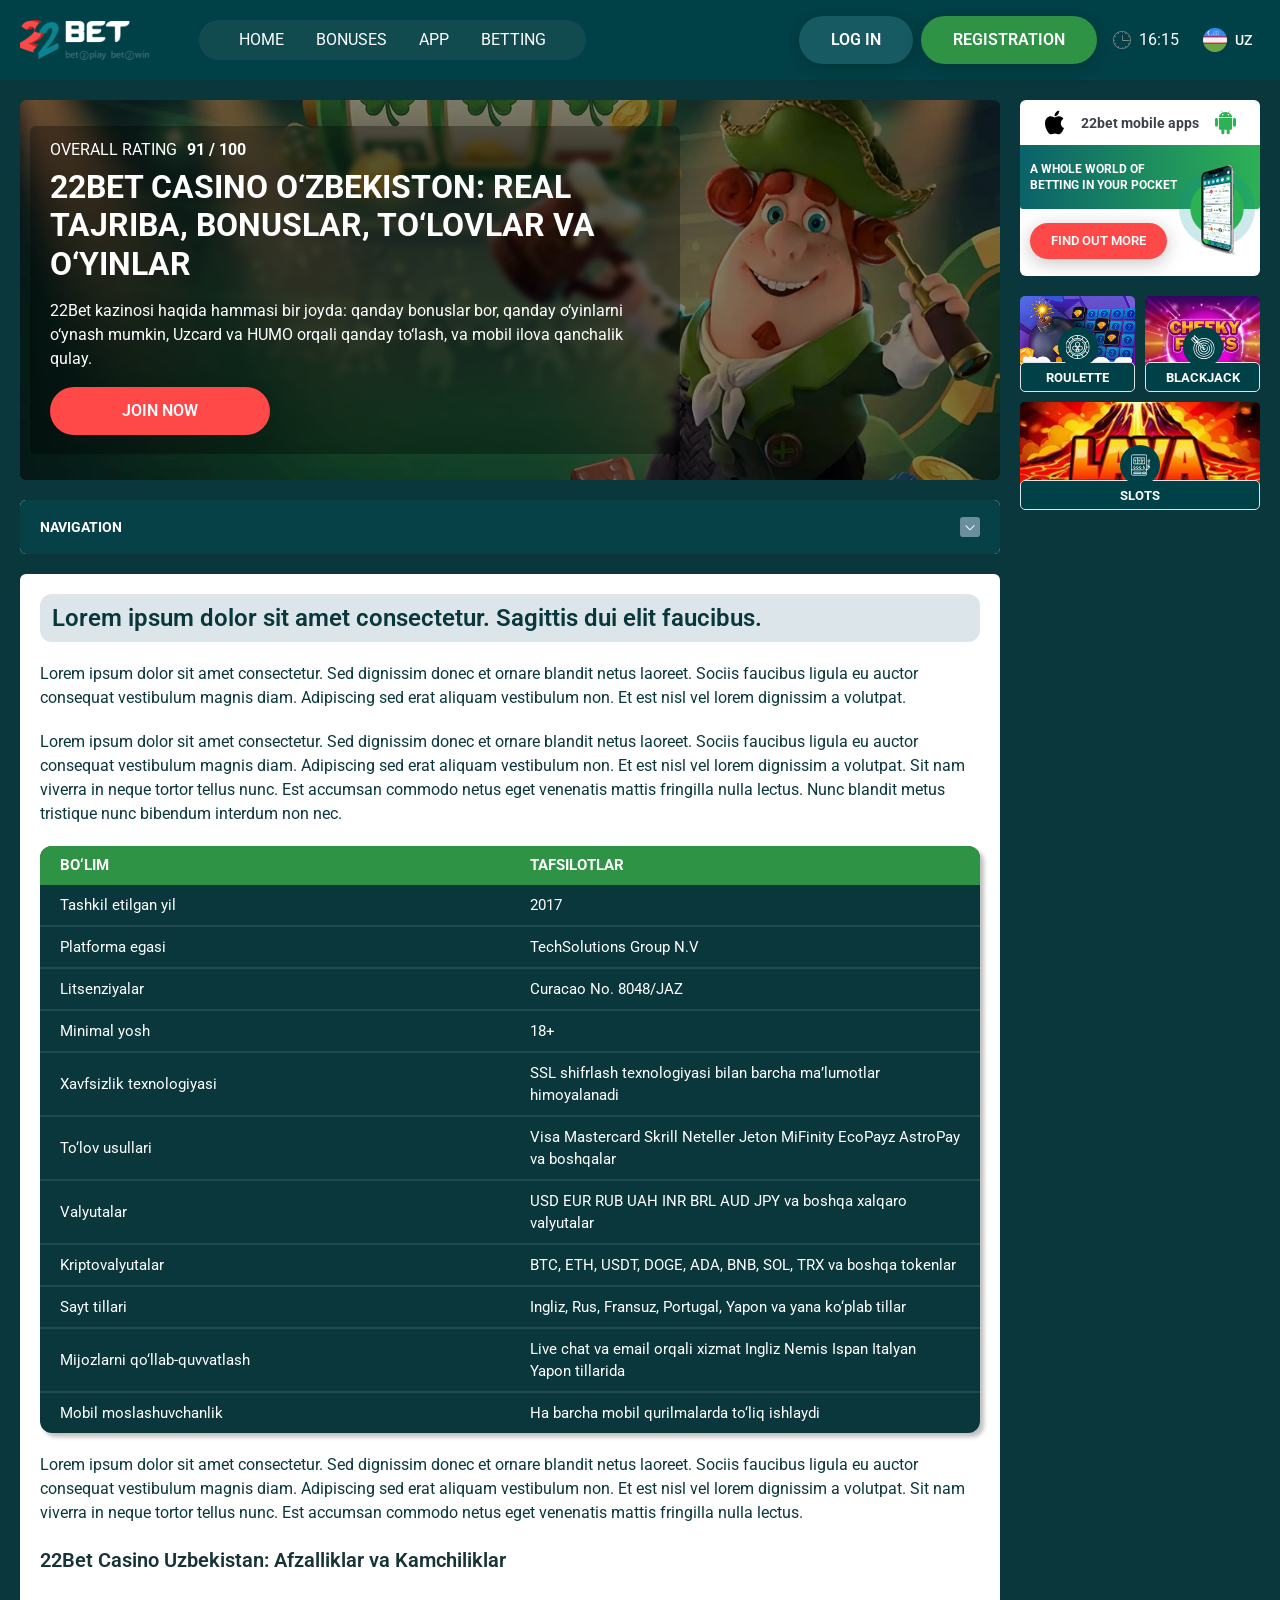
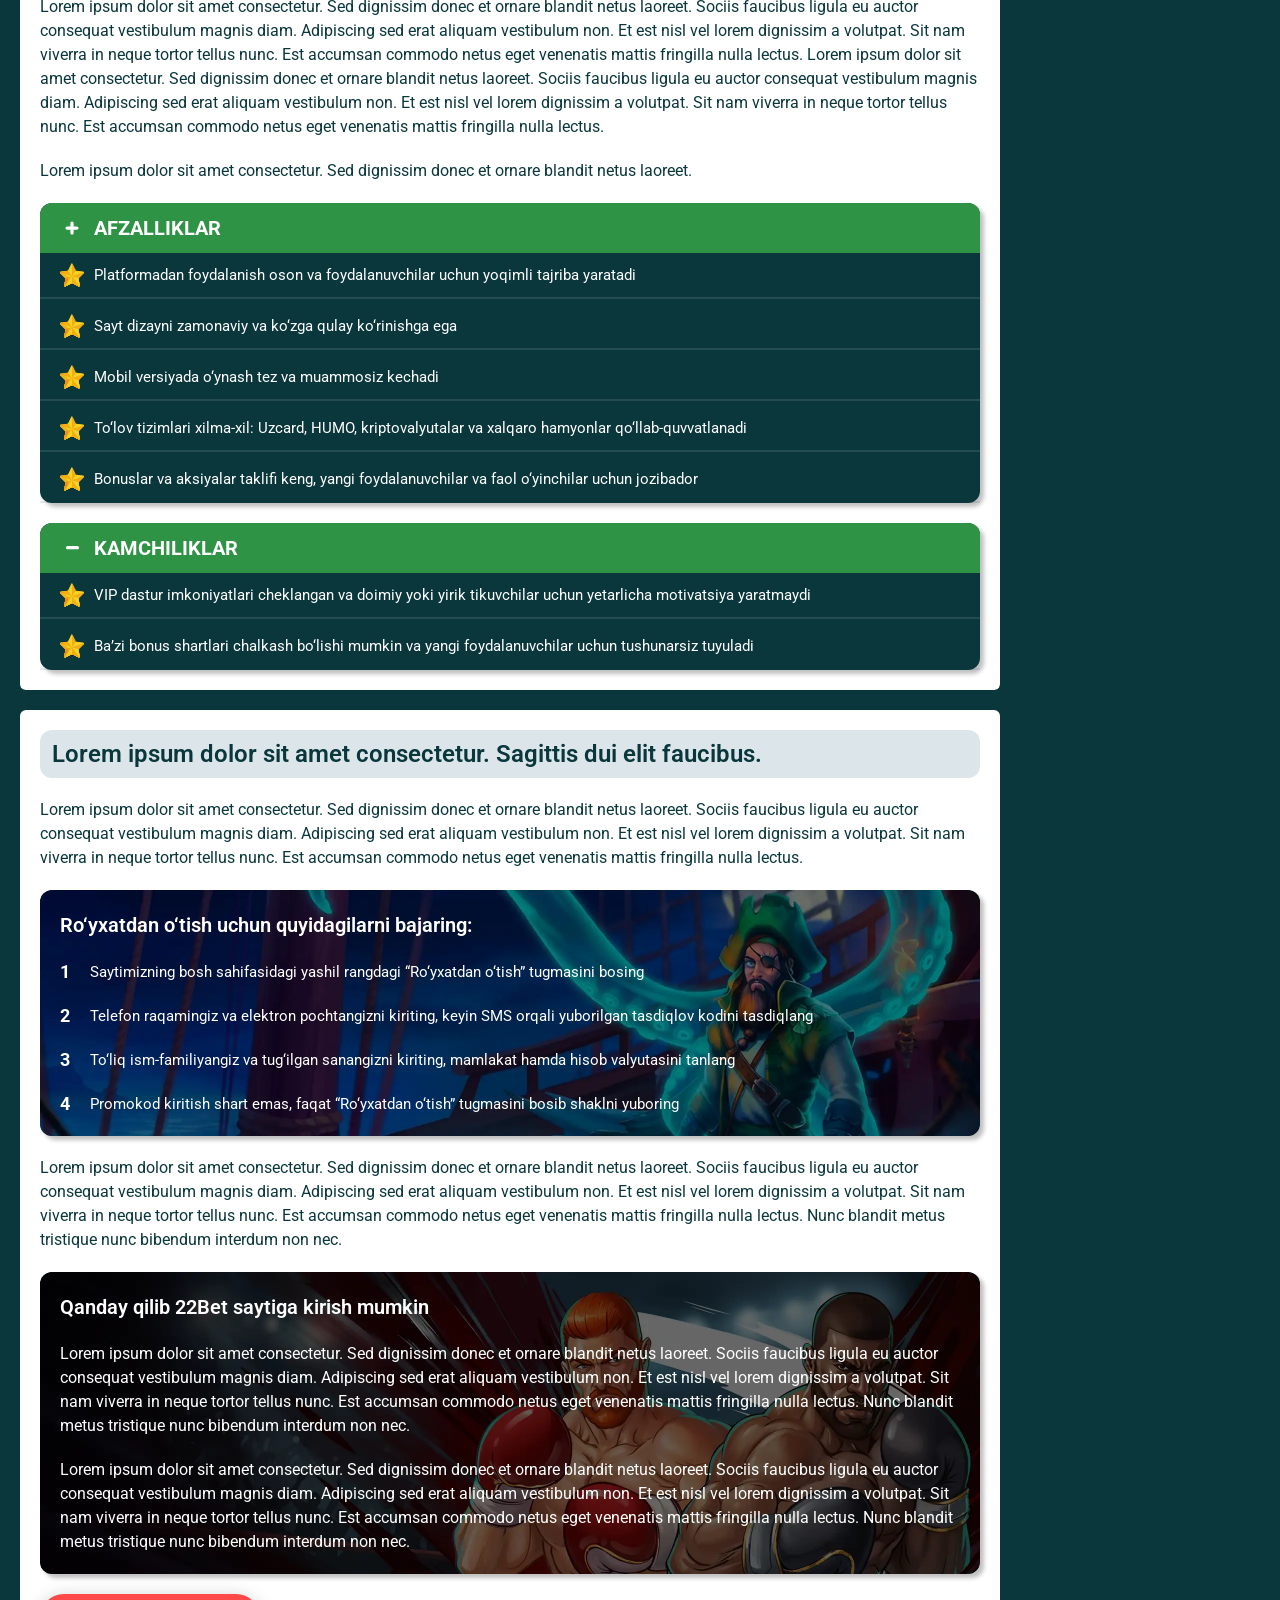
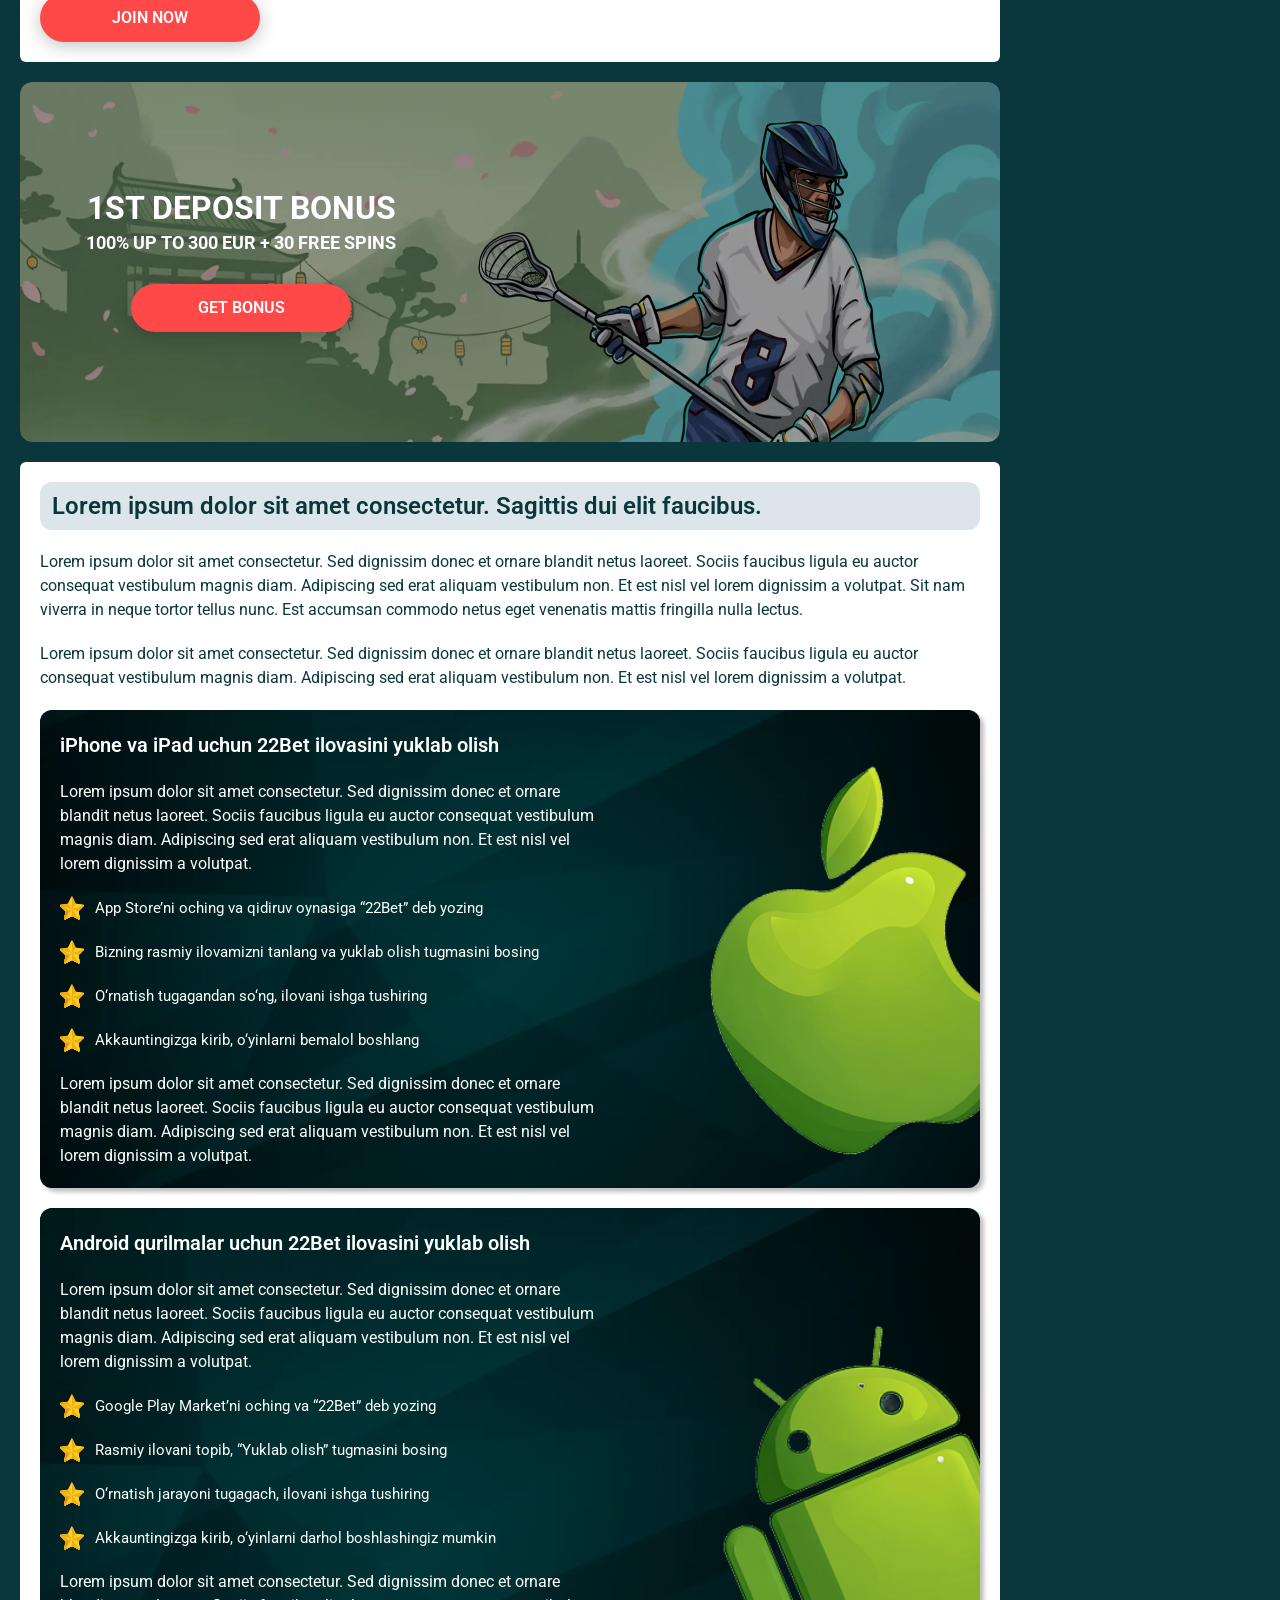
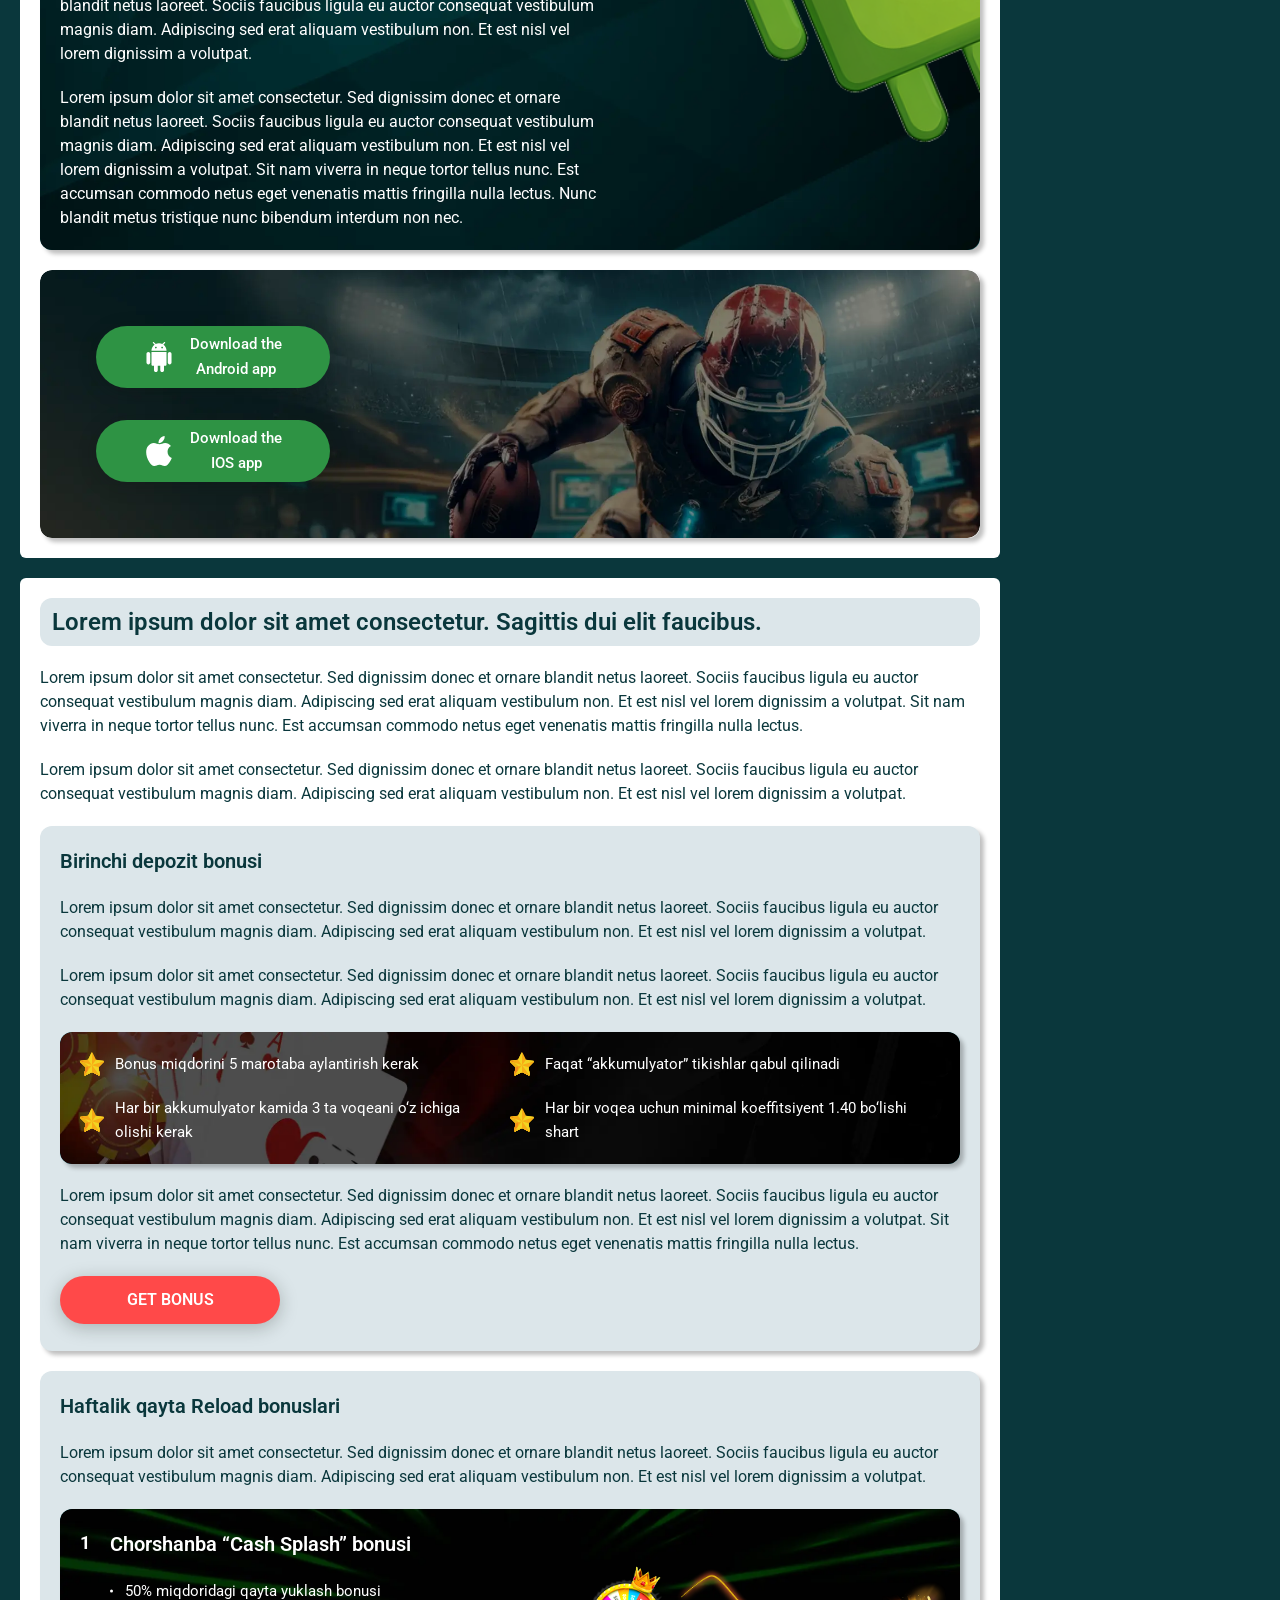
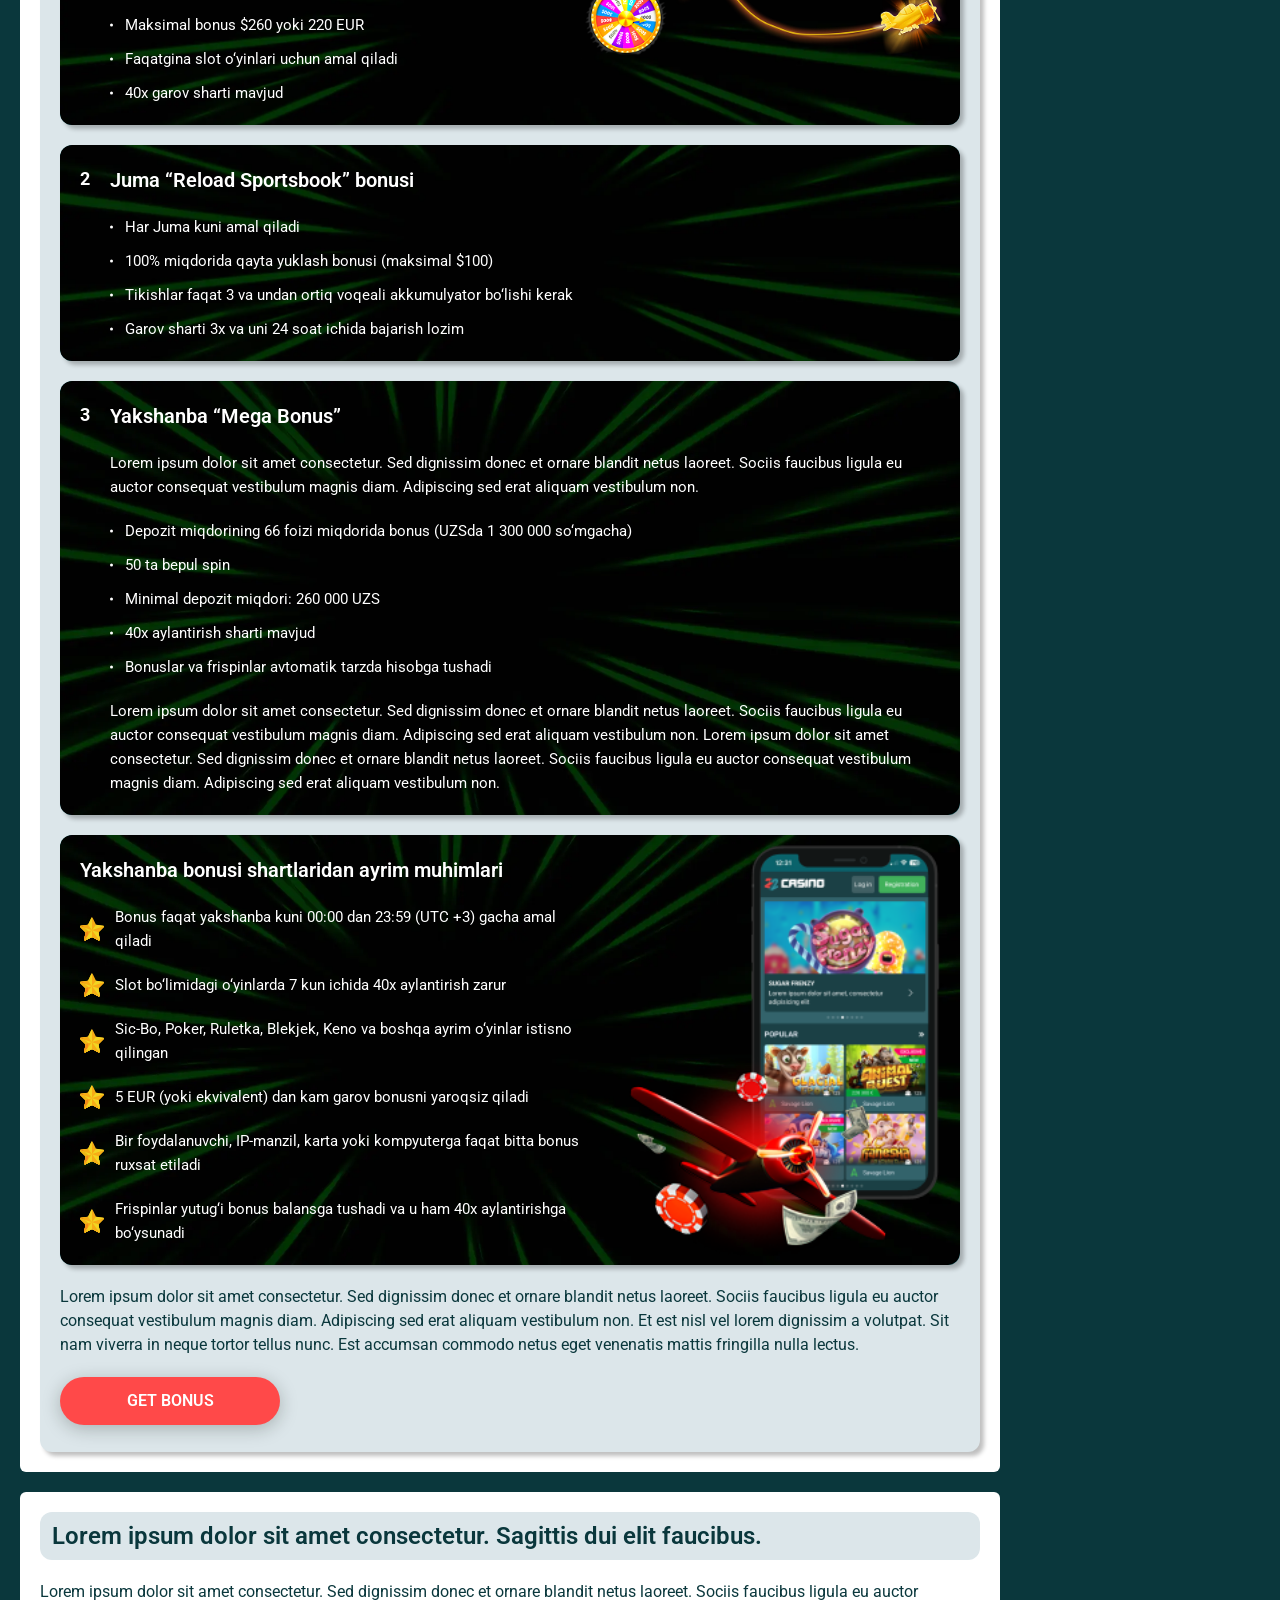
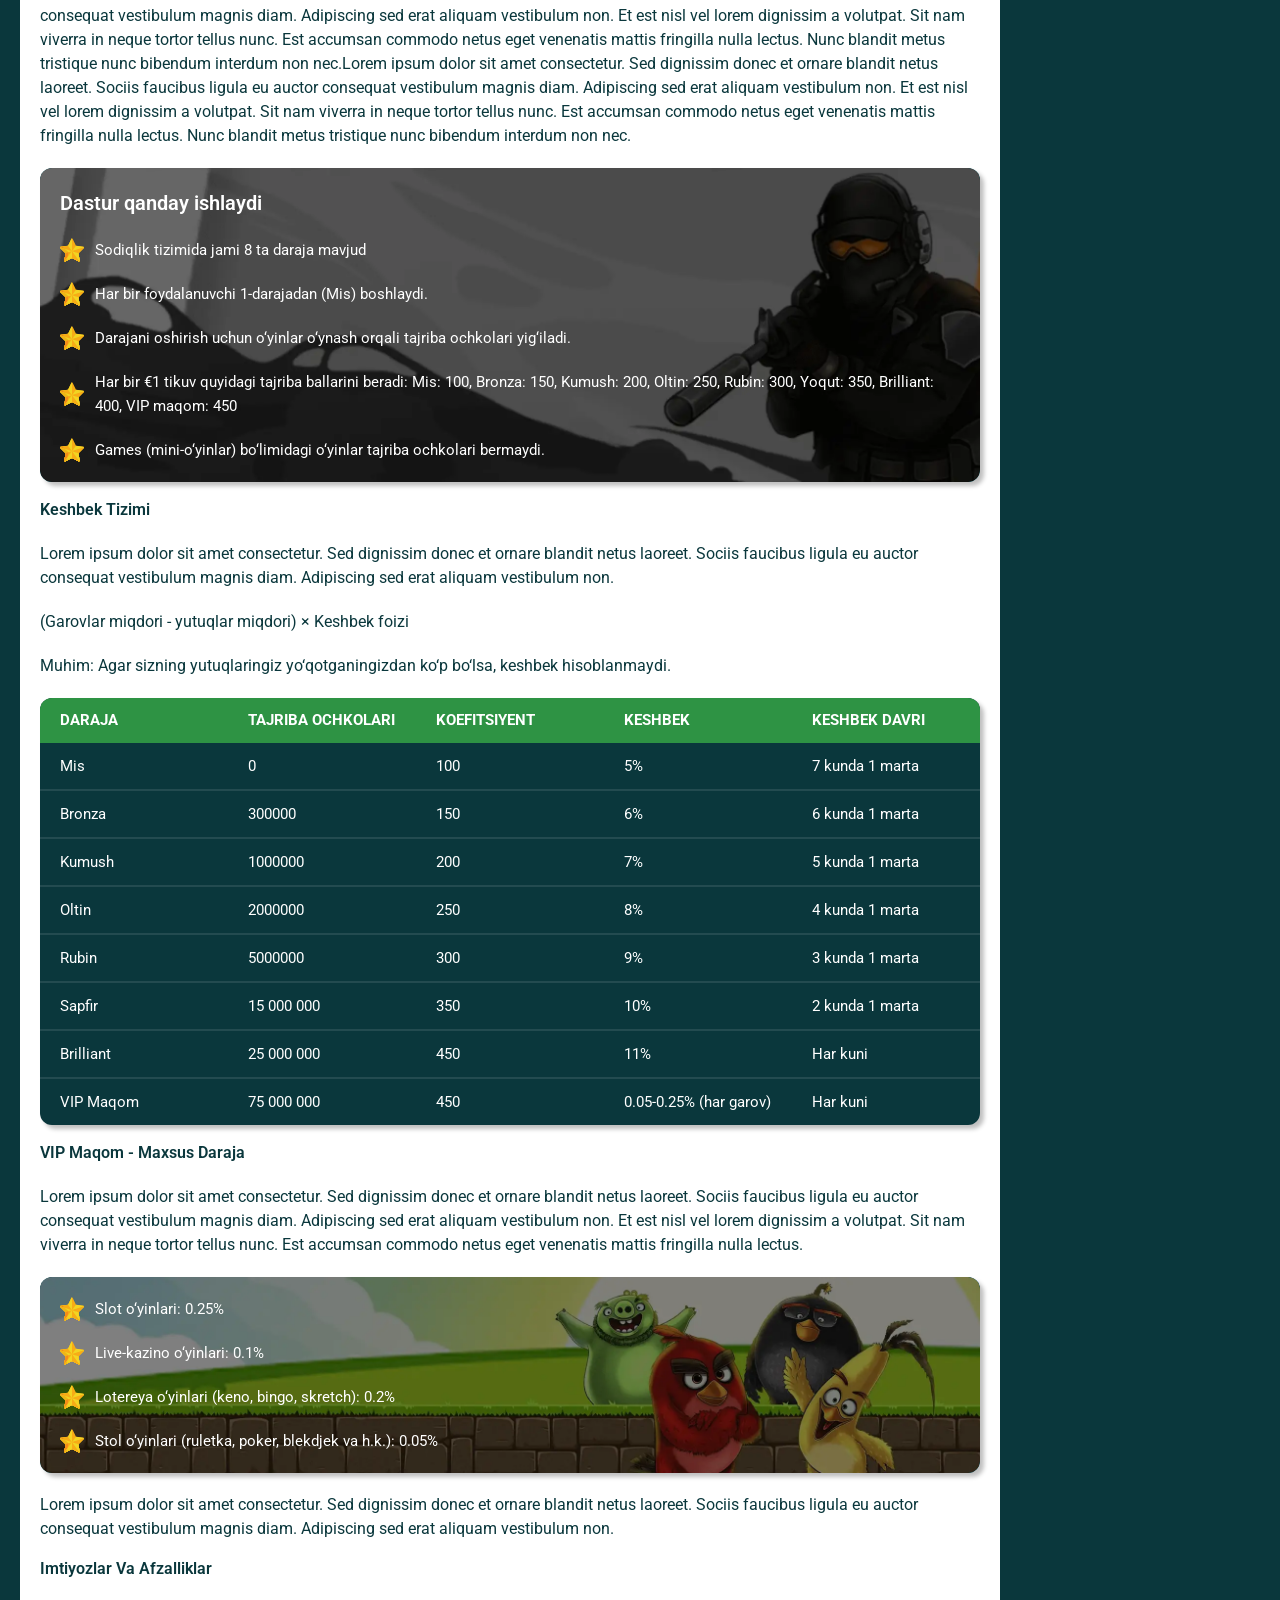
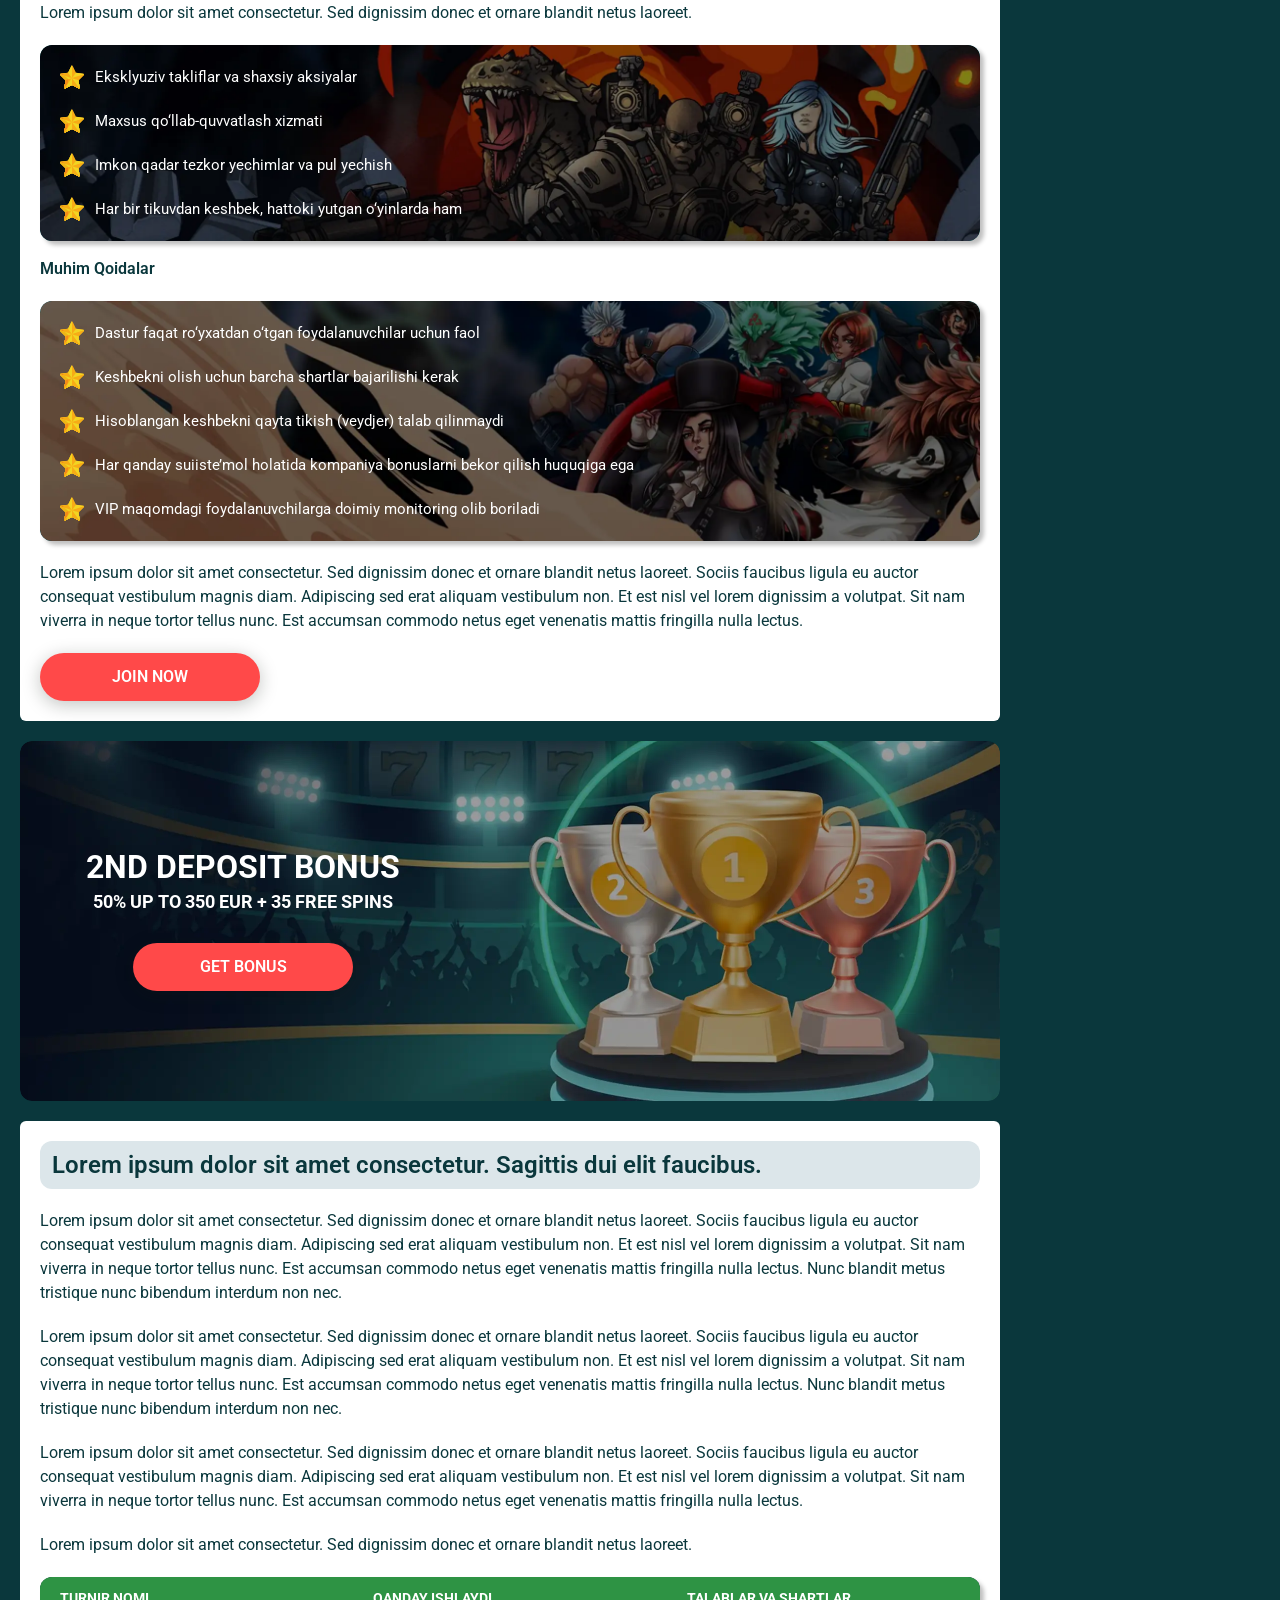
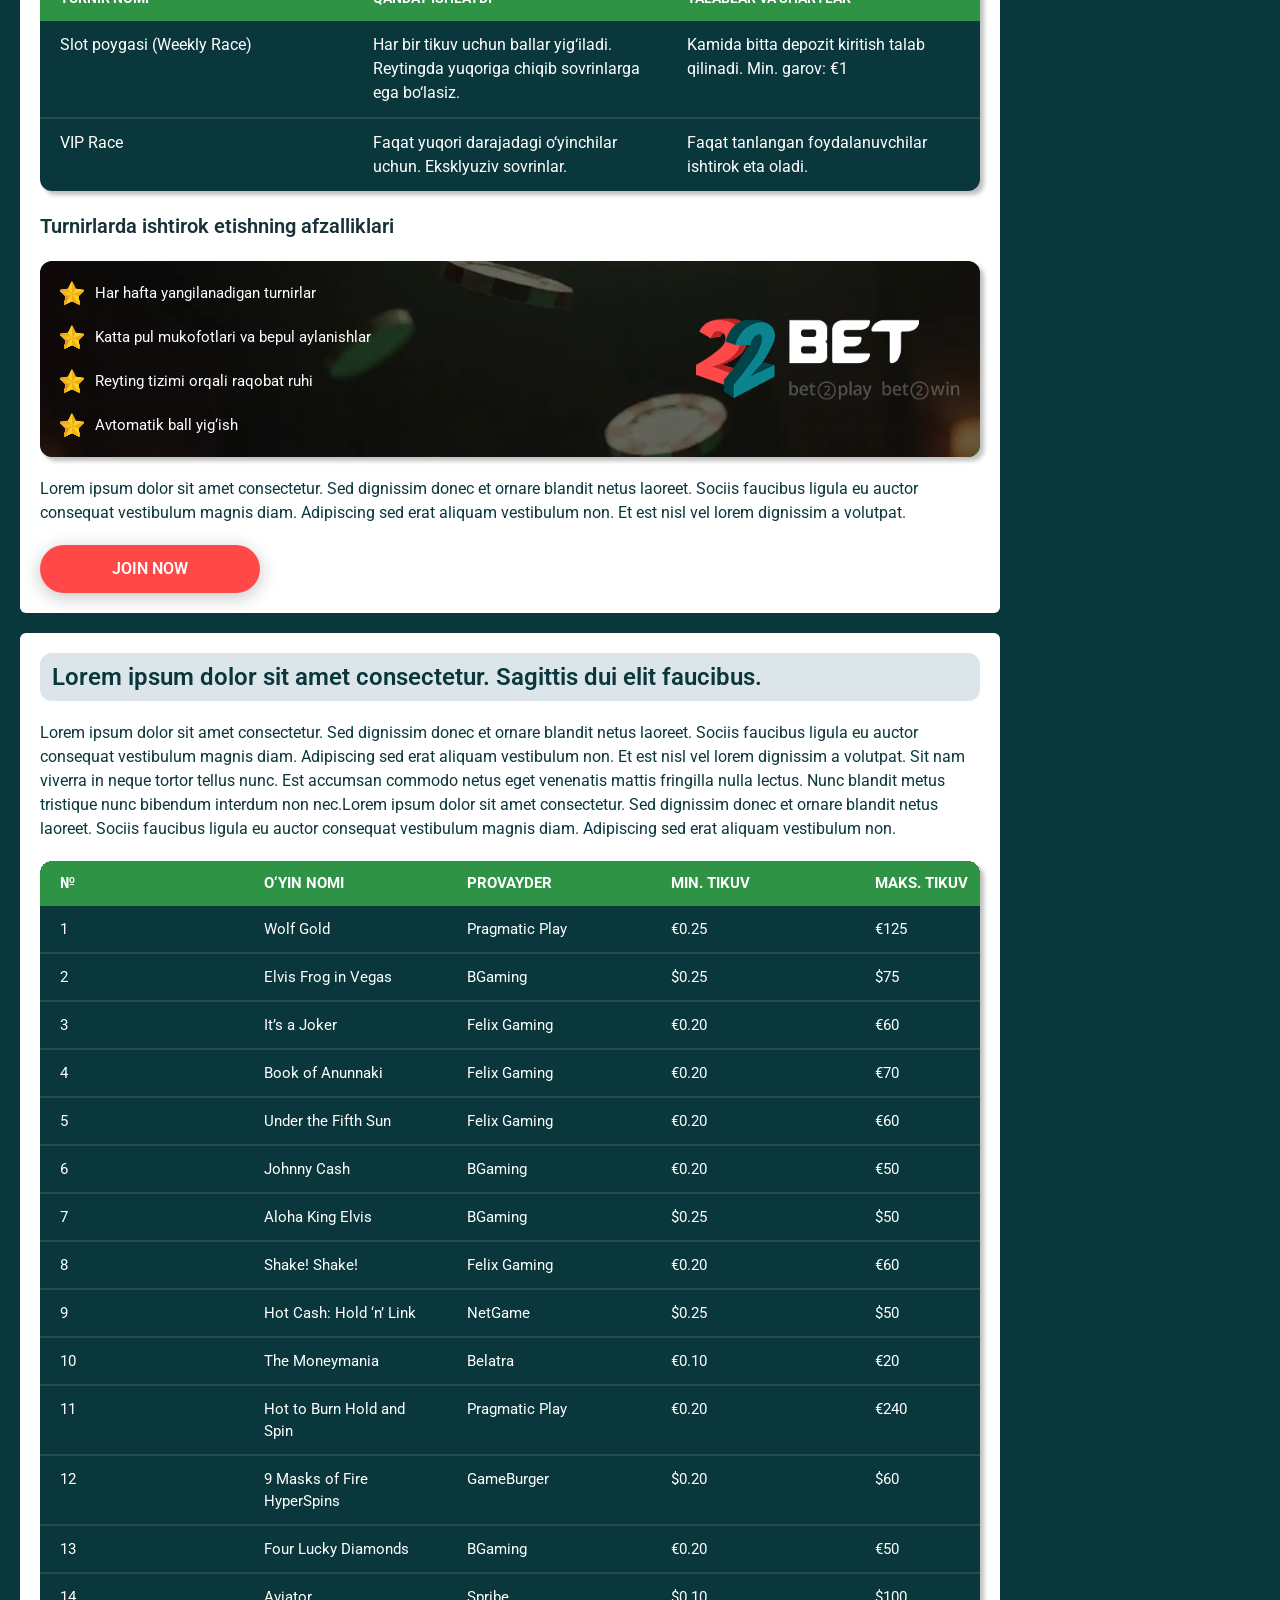
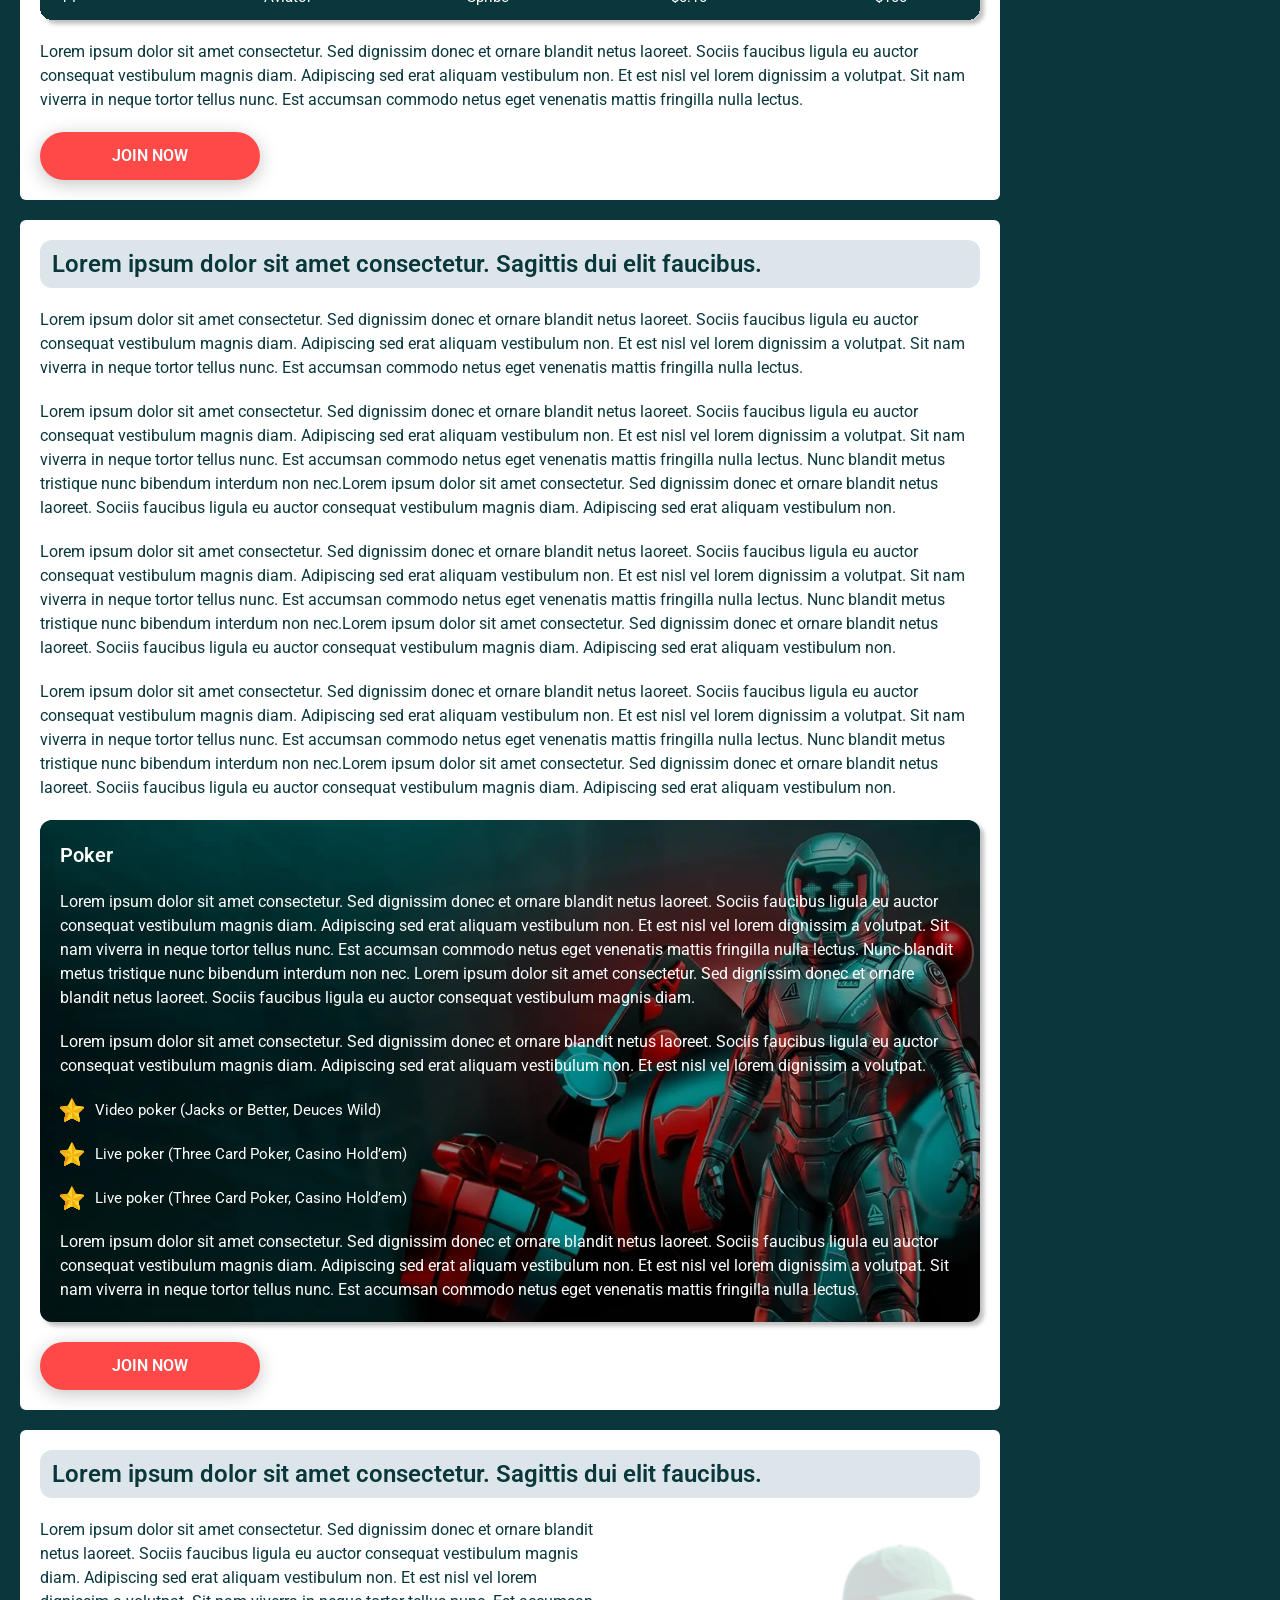
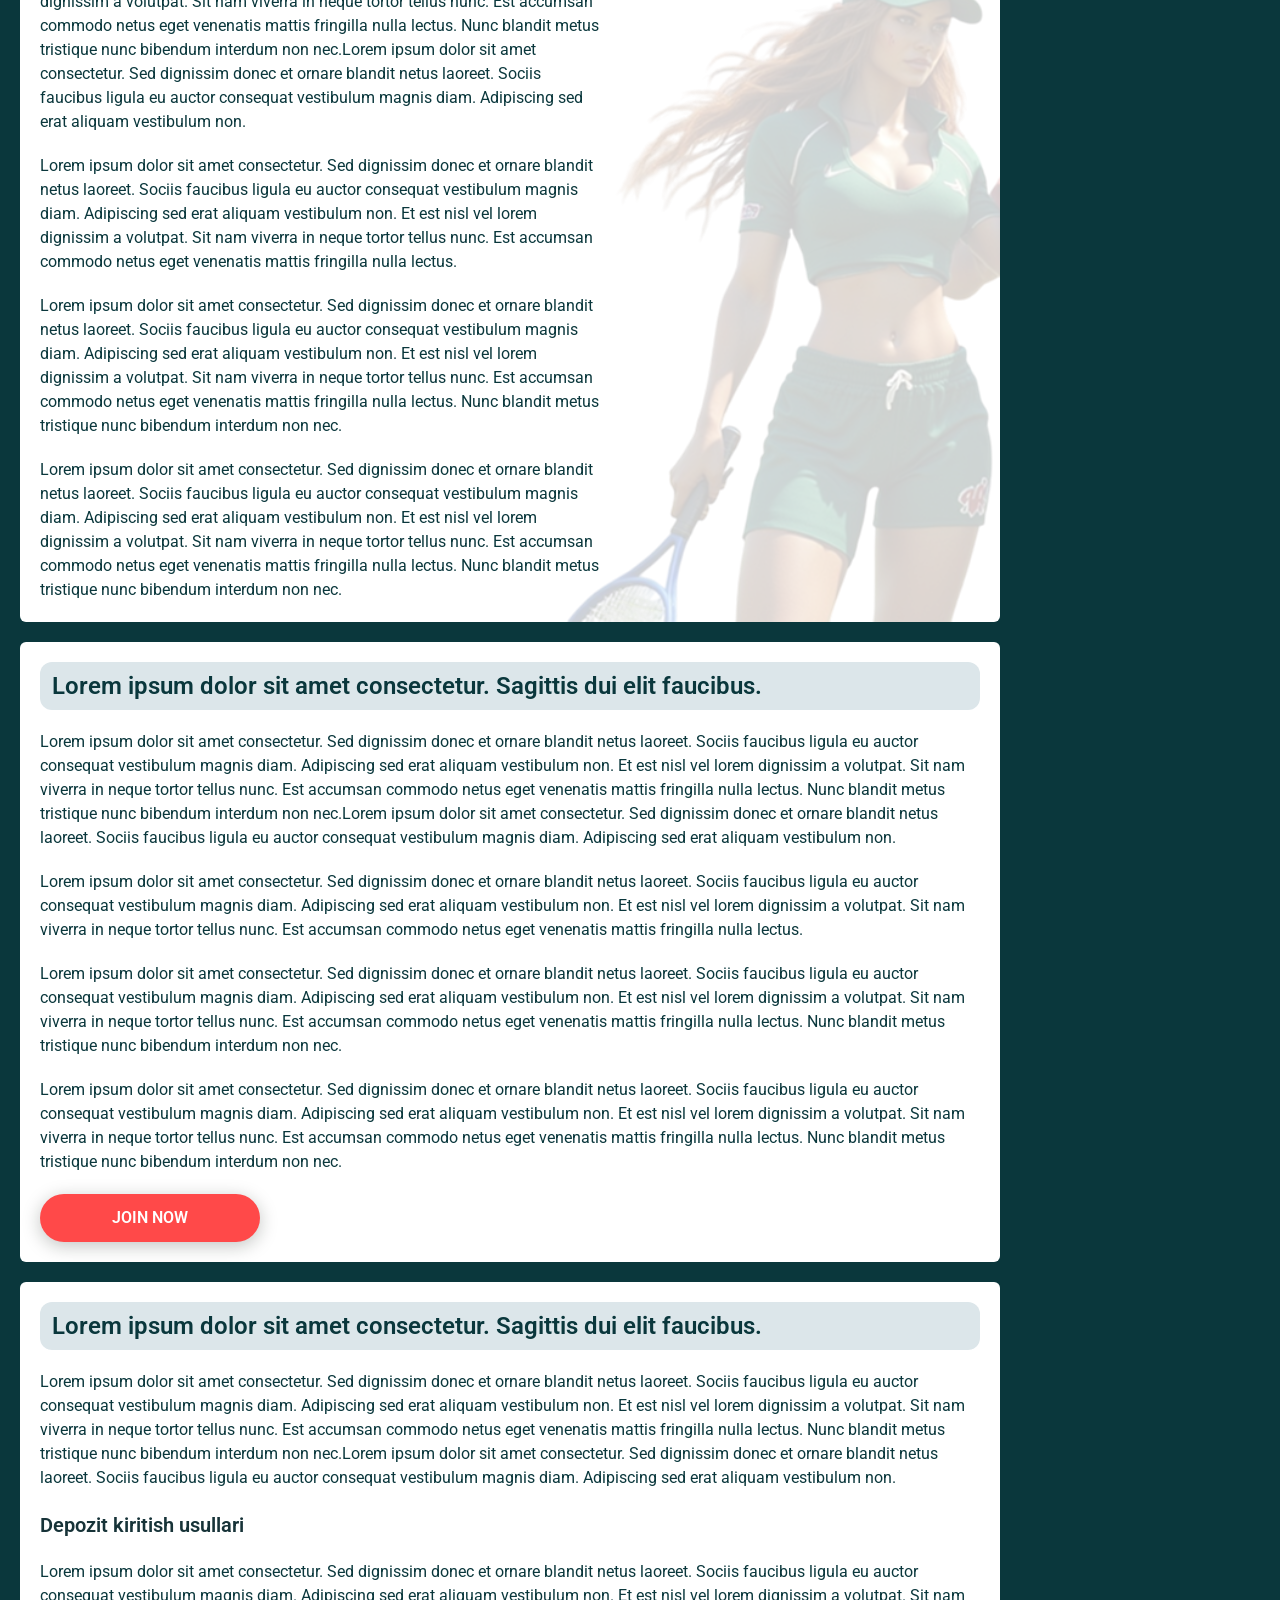
<file: index.html>
<!DOCTYPE html>
<html lang="uz-UZ">
  <head>
    <meta charset="UTF-8" />

    <meta name="viewport" content="width=device-width, initial-scale=1.0" />
    <title>  22Bet Casino O‘zbekiston: Real tajriba, bonuslar, to‘lovlar va o‘yinlar</title>
    <meta
      name="description"
      content=" 22Bet kazinosi haqida hammasi bir joyda: qanday bonuslar bor, qanday o‘yinlarni o‘ynash mumkin, Uzcard va HUMO orqali qanday to‘lash, va mobil ilova qanchalik qulay."
    />
    <meta property="og:site_name" content="22Bet Casino" />
    <meta property="og:title" content=" 22Bet Casino O‘zbekiston: Real tajriba, bonuslar, to‘lovlar va o‘yinlar" />
    <meta property="og:type" content="website" />
    <meta property="og:url" content="http://22betcasino-uzbekistan.com/" />
   <meta property="og:image" content="og.png" />
    <meta property="og:image:alt" content="22Bet Casino" />
    <meta property="og:locale" content="uz_UZ" />
    <meta
      property="og:description"
      content="22Bet kazinosi haqida hammasi bir joyda: qanday bonuslar bor, qanday o‘yinlarni o‘ynash mumkin, Uzcard va HUMO orqali qanday to‘lash, va mobil ilova qanchalik qulay."
    />
      <link rel="canonical" href="http://22betcasino-uzbekistan.com/">
    <link rel="preconnect" href="https://fonts.googleapis.com" />
    <link rel="preconnect" href="https://fonts.gstatic.com" crossorigin />
    <link
      href="https://fonts.googleapis.com/css2?family=Poppins&family=Roboto:wght@400;500;700&display=swap"
      rel="stylesheet"
    />
    <link href="https://fonts.googleapis.com/css2?family=Roboto+Condensed:ital,wght@0,100..900;1,100..900&display=swap" rel="stylesheet">

    
    <link rel="stylesheet" href="./css/reset.css" />
    <link rel="stylesheet" href="./css/main.css" />
    <link rel="stylesheet" href="./css/media.css"/>
    <link rel="icon" href="./images/Group.png" type="image/x-icon"/>
    <script
    src="https://code.jquery.com/jquery-3.6.1.min.js"
    integrity="sha256-o88AwQnZB+VDvE9tvIXrMQaPlFFSUTR+nldQm1LuPXQ="
    crossorigin="anonymous"
  ></script>
  </head>
  <body>
    <header class="header">
      <section class="content header__content">
        <a href="/" class="logo header__logo"
          ><img src="./images/logo.svg" alt="logo" title
        /></a>
        <button class="header__btn-menu" >
          <svg width="16px" height="16px" viewBox="0 0 16 16" xmlns="http://www.w3.org/2000/svg">
              <rect y="0" width="16" height="3" rx="1.5"></rect>
              <rect y="6.5" width="16" height="3" rx="1.5"></rect>
              <rect y="13" width="16" height="3" rx="1.5"></rect>
            </svg>
        </button>

          <nav class="menu header__menu">
            <ul class="header__menu-list">
               <li>
                <a href="/">
                Home
                </a>
              </li>
                
              <li>
                <a href="./bonus.html">
                 Bonuses
                </a>
              </li>
              
              <li>
                <a href="./app.html">
                 App
                </a>
              </li>
               <li>
                <a href="./betting.html">
               Betting
                </a>
              </li>
              
              
             
            
             
            </ul>
            <div class="header__button header__button-menu " >
              <a href="#" class="button  button__login-menu">log in</a>
              <a href="#" class="button button__menu">registration</a>
            </div>
           
          </nav>
            <a href="#" class="button button__login">log in</a>
            <a href="#" class="button button__singup">registration</a>
            <div id="clock" class="header__time">00:00</div>
            
            
            <div class="header__language">
                <div class="header__flag-wrap">
                  <a class="header__country" href="#">
                    <span><img src="./images/flag.png" alt=" Flag" title /></span>
                      <span>uz</span>
                  </a>
                </div>
                <!-- <div class="header__flag-menu">
                  <ul>
                    
                    <li>
                      <a href="#" class="header__flag-link">
                        <span>
                          <img src="./images/flag-si.png" alt="flag" title />
                        </span>
                        <span>si</span>
                      </a>
                    </li>
                   
                    
                   
                  </ul>
                </div> -->
              </div>  
      </section>
    </header>
     <main class="main home">
      <section class="main__wrap">
        <aside class="sidebar sidebar-left ">
            <div class="sidebar-left__champion">
                <div class="top-champion__links-desk menu__review-desk">TOP Championships</div>
            </div>
            <div class="sidebar-left__matches">
                <div class="top-matches__links-desk menu__review-desk">Top matches</div>
            </div>
                <div class="sidebar-left__quik">
                  <div class="menu__links-desk"><a href="#">
                    <img src="./images/sidebar/liveEvents-sidebar.svg" alt="" title="">Live events</a>
                  </div>
                  <ul class="menu__links">
                    <li>
                      <a href="#"
                        ><img
                          src="./images/sidebar/football.svg"
                          alt="Football"
                          title
                        />Football (44)</a
                      >
                    </li>
                    <li>
                      <a href="#"
                        ><img
                          src="./images/sidebar/tennis.svg"
                          alt="Tennis"
                          title
                        />Tennis (47)</a
                      >
                    </li>
                    <li>
                      <a href="#"
                        ><img
                          src="./images/sidebar/basketball.svg"
                          alt="Basketball"
                          title
                        />Basketball (26)</a
                      >
                    </li>
                    <li>
                      <a href="#"
                        ><img
                          src="./images/sidebar/hockey.svg"
                          alt="Ice Hockey"
                          title
                        />Ice Hockey (18)</a
                      >
                    </li>
                    
                    <li>
                      <a href="#"
                        ><img
                          src="./images/sidebar/volleyball.svg"
                          alt="Volleyball"
                          title
                        />Volleyball (15)</a
                      >
                    </li>
                     <li>
                      <a href="#"
                        ><img
                          src="./images/sidebar/table-tenis.svg"
                          alt="Table Tennis"
                          title
                        />Table Tennis (15)</a
                      >
                    </li>
                     <li>
                      <a href="#"
                        ><img
                          src="./images/sidebar/handball.svg"
                          alt="Handball"
                          title
                        />Handball (15)</a
                      >
                    </li>
                     <li>
                      <a href="#"
                        ><img
                          src="./images/sidebar/cricket.svg"
                          alt="Cricket"
                          title
                        />Cricket (15)</a
                      >
                    </li>
                     <li>
                      <a href="#"
                        ><img
                          src="./images/sidebar/esports.svg"
                          alt="Esports"
                          title
                        />Esports (15)</a
                      >
                    </li>
                    
                   
                  </ul>
                </div>
              
                <div class="sidebar-left__review">
                  <div class="menu__review-desk sidebar__desk">Navigation
</div>
                  <ul class="menu__review sidebar__list">
                    <li><a href="#">Lorem ipsum dolor sit amet consectetur. Sagittis dui elit faucibus.</a></li>
                    <li><a href="#">Lorem ipsum dolor sit amet consectetur. Sagittis dui elit faucibus.</a></li>
                    <li><a href="#">Lorem ipsum dolor sit amet consectetur. Sagittis dui elit faucibus.</a></li>
                    <li><a href="#">Lorem ipsum dolor sit amet consectetur. Sagittis dui elit faucibus.</a></li>
                    <li><a href="#">Lorem ipsum dolor sit amet consectetur. Sagittis dui elit faucibus.</a></li>
                    <li><a href="#">Lorem ipsum dolor sit amet consectetur. Sagittis dui elit faucibus.</a></li>
                   
                  </ul>
                </div>
             
        </aside>
       <section class="content__wrapper ">

       
          <section class="content hero">
           
            <div class="background">
              <img src="./images/main/bg-main.webp" alt="hero" title />
              
            </div>
            <div class="hero__wrapper hero__wrapper-main">
              <div class="hero__data">
                <div class="hero__rating" >
                  <p>Overall Rating</p>
                  
                  <span >
                    <span >91</span>
                  <span>/</span> 
                  <span >100</span>
                 
                  </span>
                </div>
                <h1 class="title general hero__title">
             22Bet Casino O‘zbekiston: Real tajriba, bonuslar, to‘lovlar va o‘yinlar
                </h1>
                <p class="hero__text">22Bet kazinosi haqida hammasi bir joyda: qanday bonuslar bor, qanday o‘yinlarni o‘ynash mumkin, Uzcard va HUMO orqali qanday to‘lash, va mobil ilova qanchalik qulay.</p>
                <a href="#" class="button  hero__button">Join Now</a>
               
              </div>
             
            </div>
          </section>
          <section class="content menu-review__content">
            
                <div class="menu__review-desk menu__review-content">Navigation
</div>
                <ul class="menu__review menu__review-list">
                     <li><a href="#">Lorem ipsum dolor sit amet consectetur. Sagittis dui elit faucibus.</a></li>
                    <li><a href="#">Lorem ipsum dolor sit amet consectetur. Sagittis dui elit faucibus.</a></li>
                    <li><a href="#">Lorem ipsum dolor sit amet consectetur. Sagittis dui elit faucibus.</a></li>
                    <li><a href="#">Lorem ipsum dolor sit amet consectetur. Sagittis dui elit faucibus.</a></li>
                    <li><a href="#">Lorem ipsum dolor sit amet consectetur. Sagittis dui elit faucibus.</a></li>
                    <li><a href="#">Lorem ipsum dolor sit amet consectetur. Sagittis dui elit faucibus.</a></li>
                   
                </ul>
             
          
          </section>
          <section class="content article" >
   <h2 class="title high article__title">Lorem ipsum dolor sit amet consectetur. Sagittis dui elit faucibus.</h2>
   <p>Lorem ipsum dolor sit amet consectetur. Sed dignissim donec et ornare blandit netus laoreet. Sociis faucibus ligula eu auctor consequat vestibulum magnis diam. Adipiscing sed erat aliquam vestibulum non. Et est nisl vel lorem dignissim a volutpat.</p>
   <p>Lorem ipsum dolor sit amet consectetur. Sed dignissim donec et ornare blandit netus laoreet. Sociis faucibus ligula eu auctor consequat vestibulum magnis diam. Adipiscing sed erat aliquam vestibulum non. Et est nisl vel lorem dignissim a volutpat. Sit nam viverra in neque tortor tellus nunc. Est accumsan commodo netus eget venenatis mattis fringilla nulla lectus. Nunc blandit metus tristique nunc bibendum interdum non nec.</p>
             <div class=" features__table">
              <table>
                <thead>
                  <tr>
                  <th>Bo‘lim</th>
                  <th>Tafsilotlar</th>
                  </tr>
                </thead>
                <tbody>
    
    <tr>
      <td>Tashkil etilgan yil</td>
      <td>2017</td>
    </tr>
    <tr>
      <td>Platforma egasi</td>
      <td>TechSolutions Group N.V</td>
    </tr>
    <tr>
      <td>Litsenziyalar</td>
      <td>Curacao No. 8048/JAZ</td>
    </tr>
    <tr>
      <td>Minimal yosh</td>
      <td>18+</td>
    </tr>
    <tr>
      <td>Xavfsizlik texnologiyasi</td>
      <td>SSL shifrlash texnologiyasi bilan barcha ma’lumotlar himoyalanadi

</td>
    </tr>
    <tr>
      <td>To‘lov usullari

</td>
      <td>Visa Mastercard Skrill Neteller Jeton MiFinity EcoPayz AstroPay va boshqalar</td>
    </tr>
    <tr>
      <td>Valyutalar</td>
      <td>USD EUR RUB UAH INR BRL AUD JPY va boshqa xalqaro valyutalar

</td>
    </tr>
    <tr>
      <td>Kriptovalyutalar</td>
      <td>BTC, ETH, USDT, DOGE, ADA, BNB, SOL, TRX va boshqa tokenlar</td>
    </tr>
    <tr>
      <td>Sayt tillari

</td>
      <td>Ingliz, Rus, Fransuz, Portugal, Yapon va yana ko‘plab tillar

</td>
    </tr>
    <tr>
      <td>Mijozlarni qo‘llab-quvvatlash

</td>
      <td>Live chat va email orqali xizmat Ingliz Nemis Ispan Italyan Yapon tillarida

</td>
    </tr>
    <tr>
      <td>Mobil moslashuvchanlik</td>
      <td>Ha barcha mobil qurilmalarda to‘liq ishlaydi

</td>
    </tr> 
                </tbody>
              </table>
            </div>
            <p>Lorem ipsum dolor sit amet consectetur. Sed dignissim donec et ornare blandit netus laoreet. Sociis faucibus ligula eu auctor consequat vestibulum magnis diam. Adipiscing sed erat aliquam vestibulum non. Et est nisl vel lorem dignissim a volutpat. Sit nam viverra in neque tortor tellus nunc. Est accumsan commodo netus eget venenatis mattis fringilla nulla lectus. </p>
            <h3>22Bet Casino Uzbekistan: Afzalliklar va Kamchiliklar</h3>
            <p>Lorem ipsum dolor sit amet consectetur. Sed dignissim donec et ornare blandit netus laoreet. Sociis faucibus ligula eu auctor consequat vestibulum magnis diam. Adipiscing sed erat aliquam vestibulum non. Et est nisl vel lorem dignissim a volutpat. Sit nam viverra in neque tortor tellus nunc. Est accumsan commodo netus eget venenatis mattis fringilla nulla lectus. Lorem ipsum dolor sit amet consectetur. Sed dignissim donec et ornare blandit netus laoreet. Sociis faucibus ligula eu auctor consequat vestibulum magnis diam. Adipiscing sed erat aliquam vestibulum non. Et est nisl vel lorem dignissim a volutpat. Sit nam viverra in neque tortor tellus nunc. Est accumsan commodo netus eget venenatis mattis fringilla nulla lectus. </p>
            <p>Lorem ipsum dolor sit amet consectetur. Sed dignissim donec et ornare blandit netus laoreet. </p>
            <div class="features__content">
              <div class="content__wrapp">
                <div class="features__list features__list-pre">
                  <h3><img src="./images/main/features-plus.svg" alt="icon" title>Afzalliklar

</h3>

                <ul >
                  
                 <li>Platformadan foydalanish oson va foydalanuvchilar uchun yoqimli tajriba yaratadi</li>
                 <li>Sayt dizayni zamonaviy va ko‘zga qulay ko‘rinishga ega</li>
                 <li>Mobil versiyada o‘ynash tez va muammosiz kechadi</li>
                 <li>To‘lov tizimlari xilma-xil: Uzcard, HUMO, kriptovalyutalar va xalqaro hamyonlar qo‘llab-quvvatlanadi</li>
                 <li>Bonuslar va aksiyalar taklifi keng, yangi foydalanuvchilar va faol o‘yinchilar uchun jozibador</li>
                </ul>
               
                </div>
               <div class="features__list features__item">
                 <h3><img src="./images/main/features-minus.svg" alt="icon" title>Kamchiliklar

</h3>

                <ul >
                <li>VIP dastur imkoniyatlari cheklangan va doimiy yoki yirik tikuvchilar uchun yetarlicha motivatsiya yaratmaydi</li>
                <li>Ba’zi bonus shartlari chalkash bo‘lishi mumkin va yangi foydalanuvchilar uchun tushunarsiz tuyuladi</li>
                </ul>
               </div>
              </div>
            </div>
  </section>
   <section class="content article" >
   <h2 class="title high article__title">Lorem ipsum dolor sit amet consectetur. Sagittis dui elit faucibus.</h2>
   <p>Lorem ipsum dolor sit amet consectetur. Sed dignissim donec et ornare blandit netus laoreet. Sociis faucibus ligula eu auctor consequat vestibulum magnis diam. Adipiscing sed erat aliquam vestibulum non. Et est nisl vel lorem dignissim a volutpat. Sit nam viverra in neque tortor tellus nunc. Est accumsan commodo netus eget venenatis mattis fringilla nulla lectus. </p>
  <div class="image ">
             <div class="background background-main background-image">
                <img src="./images/main/main-img1.webp" alt="banner" title />
                </div>
<h3>Ro‘yxatdan o‘tish uchun quyidagilarni bajaring:</h3>
              <ol class="">
                <li>
Saytimizning bosh sahifasidagi yashil rangdagi “Ro‘yxatdan o‘tish” tugmasini bosing</li>
                <li>
Telefon raqamingiz va elektron pochtangizni kiriting, keyin SMS orqali yuborilgan tasdiqlov kodini tasdiqlang</li>
                <li>
To‘liq ism-familiyangiz va tug‘ilgan sanangizni kiriting, mamlakat hamda hisob valyutasini tanlang</li>
                <li>
Promokod kiritish shart emas, faqat “Ro‘yxatdan o‘tish” tugmasini bosib shaklni yuboring</li>
               </ol>
            </div>
            <p>Lorem ipsum dolor sit amet consectetur. Sed dignissim donec et ornare blandit netus laoreet. Sociis faucibus ligula eu auctor consequat vestibulum magnis diam. Adipiscing sed erat aliquam vestibulum non. Et est nisl vel lorem dignissim a volutpat. Sit nam viverra in neque tortor tellus nunc. Est accumsan commodo netus eget venenatis mattis fringilla nulla lectus. Nunc blandit metus tristique nunc bibendum interdum non nec.</p>
             <div class="image ">
             <div class="background background-image">
                <img src="./images/main/main-img2.webp" alt="banner" title />
                </div>
<h3>Qanday qilib 22Bet saytiga kirish mumkin</h3>
             
<p>Lorem ipsum dolor sit amet consectetur. Sed dignissim donec et ornare blandit netus laoreet. Sociis faucibus ligula eu auctor consequat vestibulum magnis diam. Adipiscing sed erat aliquam vestibulum non. Et est nisl vel lorem dignissim a volutpat. Sit nam viverra in neque tortor tellus nunc. Est accumsan commodo netus eget venenatis mattis fringilla nulla lectus. Nunc blandit metus tristique nunc bibendum interdum non nec.</p>
<p>Lorem ipsum dolor sit amet consectetur. Sed dignissim donec et ornare blandit netus laoreet. Sociis faucibus ligula eu auctor consequat vestibulum magnis diam. Adipiscing sed erat aliquam vestibulum non. Et est nisl vel lorem dignissim a volutpat. Sit nam viverra in neque tortor tellus nunc. Est accumsan commodo netus eget venenatis mattis fringilla nulla lectus. Nunc blandit metus tristique nunc bibendum interdum non nec.</p>
            </div>
<a href="#" class="button">Join Now</a>
  </section>
        <section class="content banner banner__main">
            <div class="background banner__background">
              <img src="./images/main/banner-main1.webp" alt="banner" title />
            </div>
            <div class="banner__info">
              <h2 class="title high banner__title-main">
     1st Deposit Bonus
                
              </h2>
<p class="banner__subtitle">100% up to 300 EUR + 30 Free spins</p>
              <a href="#" class="button banner__button">Get Bonus</a>
              
            </div>
          </section>
            <section class="content article" >
   <h2 class="title high article__title">Lorem ipsum dolor sit amet consectetur. Sagittis dui elit faucibus.</h2>
   <p>Lorem ipsum dolor sit amet consectetur. Sed dignissim donec et ornare blandit netus laoreet. Sociis faucibus ligula eu auctor consequat vestibulum magnis diam. Adipiscing sed erat aliquam vestibulum non. Et est nisl vel lorem dignissim a volutpat. Sit nam viverra in neque tortor tellus nunc. Est accumsan commodo netus eget venenatis mattis fringilla nulla lectus. </p>
  <p>Lorem ipsum dolor sit amet consectetur. Sed dignissim donec et ornare blandit netus laoreet. Sociis faucibus ligula eu auctor consequat vestibulum magnis diam. Adipiscing sed erat aliquam vestibulum non. Et est nisl vel lorem dignissim a volutpat. </p>
  <div class="image ">
             <div class="background ">
                <img src="./images/main/main-img3.webp" alt="banner" title />
<div class="background-decor background-decorMain">
                <img src="./images/main/decor-main1.png" alt="banner" title />

                </div>
                </div>
                <div class="image__box">
<h3>iPhone va iPad uchun 22Bet ilovasini yuklab olish</h3>
<p>Lorem ipsum dolor sit amet consectetur. Sed dignissim donec et ornare blandit netus laoreet. Sociis faucibus ligula eu auctor consequat vestibulum magnis diam. Adipiscing sed erat aliquam vestibulum non. Et est nisl vel lorem dignissim a volutpat. </p>
              <ul class="">
                <li>App Store’ni oching va qidiruv oynasiga “22Bet” deb yozing</li>
                <li>Bizning rasmiy ilovamizni tanlang va yuklab olish tugmasini bosing</li>
                <li>O‘rnatish tugagandan so‘ng, ilovani ishga tushiring</li>
                <li>Akkauntingizga kirib, o‘yinlarni bemalol boshlang</li>
               </ul>
               <p>Lorem ipsum dolor sit amet consectetur. Sed dignissim donec et ornare blandit netus laoreet. Sociis faucibus ligula eu auctor consequat vestibulum magnis diam. Adipiscing sed erat aliquam vestibulum non. Et est nisl vel lorem dignissim a volutpat. </p>
                </div>
              </div>
            <div class="image ">
             <div class="background ">
                <img src="./images/main/main-img3.webp" alt="banner" title />
<div class="background-decor background-decorMain">
                <img src="./images/main/decor-main2.png" alt="banner" title />

                </div>
                </div>
                  <div class="image__box">
<h3>Android qurilmalar uchun 22Bet ilovasini yuklab olish</h3>
<p>Lorem ipsum dolor sit amet consectetur. Sed dignissim donec et ornare blandit netus laoreet. Sociis faucibus ligula eu auctor consequat vestibulum magnis diam. Adipiscing sed erat aliquam vestibulum non. Et est nisl vel lorem dignissim a volutpat. </p>
              <ul class="">
                <li>Google Play Market’ni oching va “22Bet” deb yozing</li>
                <li>Rasmiy ilovani topib, “Yuklab olish” tugmasini bosing</li>
                <li>O‘rnatish jarayoni tugagach, ilovani ishga tushiring</li>
                <li>Akkauntingizga kirib, o‘yinlarni darhol boshlashingiz mumkin</li>
               </ul>
               <p>Lorem ipsum dolor sit amet consectetur. Sed dignissim donec et ornare blandit netus laoreet. Sociis faucibus ligula eu auctor consequat vestibulum magnis diam. Adipiscing sed erat aliquam vestibulum non. Et est nisl vel lorem dignissim a volutpat. </p>
                 <p>Lorem ipsum dolor sit amet consectetur. Sed dignissim donec et ornare blandit netus laoreet. Sociis faucibus ligula eu auctor consequat vestibulum magnis diam. Adipiscing sed erat aliquam vestibulum non. Et est nisl vel lorem dignissim a volutpat. Sit nam viverra in neque tortor tellus nunc. Est accumsan commodo netus eget venenatis mattis fringilla nulla lectus. Nunc blandit metus tristique nunc bibendum interdum non nec.</p>
              </div>
            </div>
  <section class="content banner banner__buttons">
            <div class="background banner__background">
              <img src="./images/main/banner-main2.webp" alt="banner" title />
            </div>
            <div class="banner__info">
              <div class="banner__btn-main">
                <a href="#" class="button banner__btn banner__btn-app">
                    <img src="./images/app/apple.svg" alt="icon" title>
                 Download the  </br>
IOS app
                  </a>
                <a href="#" class="button banner__btn banner__btn-app">
                    <img src="./images/app/android.svg" alt="icon" title>
                  Download the  </br>
Android app
                  </a>
                  
              </div>
            </div>
          </section>
</section>
   <section class="content article" >
   <h2 class="title high article__title">Lorem ipsum dolor sit amet consectetur. Sagittis dui elit faucibus.</h2>
   <p>Lorem ipsum dolor sit amet consectetur. Sed dignissim donec et ornare blandit netus laoreet. Sociis faucibus ligula eu auctor consequat vestibulum magnis diam. Adipiscing sed erat aliquam vestibulum non. Et est nisl vel lorem dignissim a volutpat. Sit nam viverra in neque tortor tellus nunc. Est accumsan commodo netus eget venenatis mattis fringilla nulla lectus. </p>
  <p>Lorem ipsum dolor sit amet consectetur. Sed dignissim donec et ornare blandit netus laoreet. Sociis faucibus ligula eu auctor consequat vestibulum magnis diam. Adipiscing sed erat aliquam vestibulum non. Et est nisl vel lorem dignissim a volutpat. </p>
<div class="article__download">
            <h3>Birinchi depozit bonusi</h3>
            <p>Lorem ipsum dolor sit amet consectetur. Sed dignissim donec et ornare blandit netus laoreet. Sociis faucibus ligula eu auctor consequat vestibulum magnis diam. Adipiscing sed erat aliquam vestibulum non. Et est nisl vel lorem dignissim a volutpat. </p>
            <p>Lorem ipsum dolor sit amet consectetur. Sed dignissim donec et ornare blandit netus laoreet. Sociis faucibus ligula eu auctor consequat vestibulum magnis diam. Adipiscing sed erat aliquam vestibulum non. Et est nisl vel lorem dignissim a volutpat. </p>
               <div class="image ">
             <div class="background background-main1">
                <img src="./images/main/main-img4.webp" alt="banner" title />
                </div>

              <ul class="flex-list">
                <li>Bonus miqdorini 5 marotaba aylantirish kerak</li>
                <li>Faqat “akkumulyator” tikishlar qabul qilinadi</li>
                <li>Har bir akkumulyator kamida 3 ta voqeani o‘z ichiga olishi kerak</li>
                <li>Har bir voqea uchun minimal koeffitsiyent 1.40 bo‘lishi shart</li>
               </ul>
            </div>
            <p>Lorem ipsum dolor sit amet consectetur. Sed dignissim donec et ornare blandit netus laoreet. Sociis faucibus ligula eu auctor consequat vestibulum magnis diam. Adipiscing sed erat aliquam vestibulum non. Et est nisl vel lorem dignissim a volutpat. Sit nam viverra in neque tortor tellus nunc. Est accumsan commodo netus eget venenatis mattis fringilla nulla lectus. </p>
            <a href="#" class="button">Get Bonus</a>
   </div>
   <div class="article__download">
            <h3>Haftalik qayta Reload bonuslari</h3>
            <p>Lorem ipsum dolor sit amet consectetur. Sed dignissim donec et ornare blandit netus laoreet. Sociis faucibus ligula eu auctor consequat vestibulum magnis diam. Adipiscing sed erat aliquam vestibulum non. Et est nisl vel lorem dignissim a volutpat. </p>
            <ol class="bonus-list">
  <li> <div class="image image-counterList">
             <div class="background ">
                <img src="./images/main/main-img5.webp" alt="banner" title />
                <div class="background-decor main-decor1">
                <img src="./images/main/decor-main3.png" alt="banner" title />
                </div>
                </div>
<div class="box-listCounter list">
  <h3>Chorshanba “Cash Splash” bonusi</h3>
              <ul class="list-item ">
                <li>50% miqdoridagi qayta yuklash bonusi</li>
                <li>Maksimal bonus $260 yoki 220 EUR</li>
                <li>Faqatgina slot o‘yinlari uchun amal qiladi</li>
                <li>40x garov sharti mavjud</li>
               
               </ul>
</div>
            </div></li>
  <li><div class="image ">
             <div class="background ">
                <img src="./images/main/main-img5.webp" alt="banner" title />
                
                </div>
                <div class="box-listCounter ">
<h3>Juma “Reload Sportsbook” bonusi</h3>
              <ul class="list-item ">
                <li>Har Juma kuni amal qiladi</li>
                <li>100% miqdorida qayta yuklash bonusi (maksimal $100)</li>
                <li>Tikishlar faqat 3 va undan ortiq voqeali akkumulyator bo‘lishi kerak</li>
                <li>Garov sharti 3x va uni 24 soat ichida bajarish lozim</li>
                 
               </ul>
                </div>
            </div></li>
  <li><div class="image ">
             <div class="background ">
                <img src="./images/main/main-img5.webp" alt="banner" title />
               
                </div>
                <div class="box-listCounter ">
<h3>Yakshanba “Mega Bonus”</h3>
<p>Lorem ipsum dolor sit amet consectetur. Sed dignissim donec et ornare blandit netus laoreet. Sociis faucibus ligula eu auctor consequat vestibulum magnis diam. Adipiscing sed erat aliquam vestibulum non. </p>
              <ul class="list-item ">
                <li>Depozit miqdorining 66 foizi miqdorida bonus (UZSda 1 300 000 so‘mgacha)</li>
                <li>50 ta bepul spin</li>
                <li>Minimal depozit miqdori: 260 000 UZS</li>
                <li>40x aylantirish sharti mavjud</li>
                 <li>Bonuslar va frispinlar avtomatik tarzda hisobga tushadi</li>
                
               </ul>
               <p>Lorem ipsum dolor sit amet consectetur. Sed dignissim donec et ornare blandit netus laoreet. Sociis faucibus ligula eu auctor consequat vestibulum magnis diam. Adipiscing sed erat aliquam vestibulum non. Lorem ipsum dolor sit amet consectetur. Sed dignissim donec et ornare blandit netus laoreet. Sociis faucibus ligula eu auctor consequat vestibulum magnis diam. Adipiscing sed erat aliquam vestibulum non. </p>
                </div>
              </div></li>
</ol>
               <div class="image ">
             <div class="background ">
                <img src="./images/main/main-img5.webp" alt="banner" title />
                <div class="background-decor decor-main">
                <img src="./images/main/decor-main4.png" alt="banner" title />
                </div>
                </div>
<h3>Yakshanba bonusi shartlaridan ayrim muhimlari</h3>
              <ul class="list">
                <li>Bonus faqat yakshanba kuni 00:00 dan 23:59 (UTC +3) gacha amal qiladi</li>
                <li>Slot bo‘limidagi o‘yinlarda 7 kun ichida 40x aylantirish zarur</li>
                <li>Sic-Bo, Poker, Ruletka, Blekjek, Keno va boshqa ayrim o‘yinlar istisno qilingan</li>
                <li>5 EUR (yoki ekvivalent) dan kam garov bonusni yaroqsiz qiladi</li>
                 <li>Bir foydalanuvchi, IP-manzil, karta yoki kompyuterga faqat bitta bonus ruxsat etiladi</li>
                <li>Frispinlar yutug‘i bonus balansga tushadi va u ham 40x aylantirishga bo‘ysunadi</li>
               </ul>
            </div>
            <p>Lorem ipsum dolor sit amet consectetur. Sed dignissim donec et ornare blandit netus laoreet. Sociis faucibus ligula eu auctor consequat vestibulum magnis diam. Adipiscing sed erat aliquam vestibulum non. Et est nisl vel lorem dignissim a volutpat. Sit nam viverra in neque tortor tellus nunc. Est accumsan commodo netus eget venenatis mattis fringilla nulla lectus. </p>
            <a href="#" class="button">Get Bonus</a>
   </div>
  </section>
    <section class="content article" >
   <h2 class="title high article__title">Lorem ipsum dolor sit amet consectetur. Sagittis dui elit faucibus.</h2>
   <p>Lorem ipsum dolor sit amet consectetur. Sed dignissim donec et ornare blandit netus laoreet. Sociis faucibus ligula eu auctor consequat vestibulum magnis diam. Adipiscing sed erat aliquam vestibulum non. Et est nisl vel lorem dignissim a volutpat. Sit nam viverra in neque tortor tellus nunc. Est accumsan commodo netus eget venenatis mattis fringilla nulla lectus. Nunc blandit metus tristique nunc bibendum interdum non nec.Lorem ipsum dolor sit amet consectetur. Sed dignissim donec et ornare blandit netus laoreet. Sociis faucibus ligula eu auctor consequat vestibulum magnis diam. Adipiscing sed erat aliquam vestibulum non. Et est nisl vel lorem dignissim a volutpat. Sit nam viverra in neque tortor tellus nunc. Est accumsan commodo netus eget venenatis mattis fringilla nulla lectus. Nunc blandit metus tristique nunc bibendum interdum non nec.</p>
     <div class="image ">
             <div class="background ">
                <img src="./images/main/main-img6.webp" alt="banner" title />
                </div>
<h3>Dastur qanday ishlaydi</h3>
              <ul class="">
                <li>Sodiqlik tizimida jami 8 ta daraja mavjud</li>
                <li>Har bir foydalanuvchi 1-darajadan (Mis) boshlaydi.</li>
                <li>Darajani oshirish uchun o‘yinlar o‘ynash orqali tajriba ochkolari yig‘iladi.</li>
                <li>Har bir €1 tikuv quyidagi tajriba ballarini beradi: Mis: 100, Bronza: 150, Kumush: 200, Oltin: 250, Rubin: 300, Yoqut: 350, Brilliant: 400, VIP maqom: 450</li>
               <li>Games (mini-o‘yinlar) bo‘limidagi o‘yinlar tajriba ochkolari bermaydi.</li>
              </ul>
            </div>
            <h4>Keshbek tizimi</h4>
            <p>Lorem ipsum dolor sit amet consectetur. Sed dignissim donec et ornare blandit netus laoreet. Sociis faucibus ligula eu auctor consequat vestibulum magnis diam. Adipiscing sed erat aliquam vestibulum non. </p>
            <p>(Garovlar miqdori - yutuqlar miqdori) × Keshbek foizi</p>
            <p>Muhim: Agar sizning yutuqlaringiz yo‘qotganingizdan ko‘p bo‘lsa, keshbek hisoblanmaydi.</p>
  <div class="table__wrapper">
              <table class="table__game ">
                <thead>
                  <tr>
               
                    <th>Daraja</th>
                    <th>Tajriba Ochkolari</th>
                    <th>Koefitsiyent</th>
                    <th>Keshbek</th>
                    <th>Keshbek davri</th>
                
              </tr>
                </thead>
                <tbody>
               <tr>
                <td>Mis</td>
                <td>0</td>
                <td>100</td>
                <td>5%</td>
                <td>7 kunda 1 marta</td>
               </tr>
               <tr>
                <td>Bronza</td>
                <td>300000</td>
                <td>150</td>
                <td>6%</td>
                <td>6 kunda 1 marta</td>
               </tr>
               <tr>
                <td>Kumush</td>
                <td>1000000</td>
                <td>200</td>
                <td>7%</td>
                <td>5 kunda 1 marta

</td>
               </tr>
               <tr>
                <td>Oltin</td>
                <td>2000000</td>
                <td>250</td>
                <td>8%</td>
                <td>4 kunda 1 marta

</td>
               </tr>
               <tr>
                <td>Rubin</td>
                <td>5000000</td>
                <td>300</td>
                <td>9%</td>
                <td>3 kunda 1 marta</td>
               </tr>
               <tr>
                <td>Sapfir</td>
                <td>15 000 000</td>
                <td>350</td>
                <td>10%</td>
                <td>2 kunda 1 marta

</td>
               </tr>
               <tr>
                <td>Brilliant</td>
                <td>25 000 000</td>
                <td>450</td>
                <td>11%</td>
                <td>Har kuni

</td>
               </tr>
               <tr>
                <td>VIP Maqom</td>
                <td>75 000 000</td>
                <td>450</td>
                <td>0.05-0.25% (har garov)</td>
                <td>Har kuni</td>
               </tr>
                </tbody>
              </table>
            </div>
            <h4>VIP maqom - maxsus daraja</h4>
            <p>Lorem ipsum dolor sit amet consectetur. Sed dignissim donec et ornare blandit netus laoreet. Sociis faucibus ligula eu auctor consequat vestibulum magnis diam. Adipiscing sed erat aliquam vestibulum non. Et est nisl vel lorem dignissim a volutpat. Sit nam viverra in neque tortor tellus nunc. Est accumsan commodo netus eget venenatis mattis fringilla nulla lectus. </p>
               <div class="image ">
             <div class="background background-image">
                <img src="./images/main/main-img7.webp" alt="banner" title />
                </div>

              <ul class="">
                <li>Slot o‘yinlari: 0.25%</li>
                <li>Live-kazino o‘yinlari: 0.1%</li>
                <li>Lotereya o‘yinlari (keno, bingo, skretch): 0.2%</li>
                <li>Stol o‘yinlari (ruletka, poker, blekdjek va h.k.): 0.05%</li>
               </ul>
            </div>
            <p>Lorem ipsum dolor sit amet consectetur. Sed dignissim donec et ornare blandit netus laoreet. Sociis faucibus ligula eu auctor consequat vestibulum magnis diam. Adipiscing sed erat aliquam vestibulum non.</p>
            <h4>Imtiyozlar va afzalliklar</h4>
            <p>Lorem ipsum dolor sit amet consectetur. Sed dignissim donec et ornare blandit netus laoreet. </p>
              <div class="image ">
             <div class="background background-image">
                <img src="./images/main/main-img8.webp" alt="banner" title />
                </div>

              <ul class="">
                <li>Eksklyuziv takliflar va shaxsiy aksiyalar</li>
                <li>Maxsus qo‘llab-quvvatlash xizmati</li>
                <li>Imkon qadar tezkor yechimlar va pul yechish</li>
                <li>Har bir tikuvdan keshbek, hattoki yutgan o‘yinlarda ham</li>
               </ul>
            </div>
            <h4>Muhim qoidalar</h4>
              <div class="image ">
             <div class="background background-image">
                <img src="./images/main/main-img9.webp" alt="banner" title />
                </div>

              <ul class="">
                <li>Dastur faqat ro‘yxatdan o‘tgan foydalanuvchilar uchun faol</li>
                <li>Keshbekni olish uchun barcha shartlar bajarilishi kerak</li>
                <li>Hisoblangan keshbekni qayta tikish (veydjer) talab qilinmaydi</li>
                <li>Har qanday suiiste’mol holatida kompaniya bonuslarni bekor qilish huquqiga ega</li>
                <li>VIP maqomdagi foydalanuvchilarga doimiy monitoring olib boriladi</li>
               </ul>
            </div>
            <p>Lorem ipsum dolor sit amet consectetur. Sed dignissim donec et ornare blandit netus laoreet. Sociis faucibus ligula eu auctor consequat vestibulum magnis diam. Adipiscing sed erat aliquam vestibulum non. Et est nisl vel lorem dignissim a volutpat. Sit nam viverra in neque tortor tellus nunc. Est accumsan commodo netus eget venenatis mattis fringilla nulla lectus. </p>
            <a href="#" class="button">Join Now</a>
  </section>
    <section class="content banner banner__main">
            <div class="background  ">
              <img src="./images/main/banner-main3.webp" alt="banner" title />
            </div>
            <div class="banner__info">
              <h2 class="title high banner__title-main">
   2nd Deposit Bonus
              </h2>
<p class="banner__subtitle">50% up to 350 EUR + 35 Free spins</p>
              <a href="#" class="button banner__button">Get Bonus</a>
              
            </div>
          </section>
            <section class="content article" >
   <h2 class="title high article__title">Lorem ipsum dolor sit amet consectetur. Sagittis dui elit faucibus.</h2>

  <p>Lorem ipsum dolor sit amet consectetur. Sed dignissim donec et ornare blandit netus laoreet. Sociis faucibus ligula eu auctor consequat vestibulum magnis diam. Adipiscing sed erat aliquam vestibulum non. Et est nisl vel lorem dignissim a volutpat. Sit nam viverra in neque tortor tellus nunc. Est accumsan commodo netus eget venenatis mattis fringilla nulla lectus. Nunc blandit metus tristique nunc bibendum interdum non nec.</p>
  <p>Lorem ipsum dolor sit amet consectetur. Sed dignissim donec et ornare blandit netus laoreet. Sociis faucibus ligula eu auctor consequat vestibulum magnis diam. Adipiscing sed erat aliquam vestibulum non. Et est nisl vel lorem dignissim a volutpat. Sit nam viverra in neque tortor tellus nunc. Est accumsan commodo netus eget venenatis mattis fringilla nulla lectus. Nunc blandit metus tristique nunc bibendum interdum non nec.</p>
     <p>Lorem ipsum dolor sit amet consectetur. Sed dignissim donec et ornare blandit netus laoreet. Sociis faucibus ligula eu auctor consequat vestibulum magnis diam. Adipiscing sed erat aliquam vestibulum non. Et est nisl vel lorem dignissim a volutpat. Sit nam viverra in neque tortor tellus nunc. Est accumsan commodo netus eget venenatis mattis fringilla nulla lectus. </p>
  <p>Lorem ipsum dolor sit amet consectetur. Sed dignissim donec et ornare blandit netus laoreet. </p>
  <div class="table__wrapper">
              <table class="table__features table__feature">
                <thead>
                  <tr>
               <th>Turnir nomi</th>
               <th>Qanday ishlaydi</th>
               <th>Talablar va shartlar</th>
                  </tr>
                </thead>
                 <tbody>
          <tr>
            <td>Slot poygasi (Weekly Race)

</td>
            <td>Har bir tikuv uchun ballar yig‘iladi. Reytingda yuqoriga chiqib sovrinlarga ega bo‘lasiz.</td>
            <td>Kamida bitta depozit kiritish talab qilinadi. Min. garov: €1
</td>
          </tr>
          <tr>
            <td>VIP Race
</td>
            <td>Faqat yuqori darajadagi o‘yinchilar uchun. Eksklyuziv sovrinlar.</td>
            <td>Faqat tanlangan foydalanuvchilar ishtirok eta oladi.</td>
          </tr>
                </tbody>
              </table>
            </div>
            <h3>Turnirlarda ishtirok etishning afzalliklari</h3>
            <div class="image ">
             <div class="background ">
                <img src="./images/main/main-img10.webp" alt="banner" title />
                 <div class="background-decor main-decor2">
                <img src="./images/main/decor-main5.png" alt="banner" title />
                </div>
                </div>

              <ul class="list">
                <li>Har hafta yangilanadigan turnirlar</li>
                <li>Katta pul mukofotlari va bepul aylanishlar</li>
                <li>Reyting tizimi orqali raqobat ruhi</li>
                <li>Avtomatik ball yig‘ish</li>
               </ul>
            </div>
            <p>Lorem ipsum dolor sit amet consectetur. Sed dignissim donec et ornare blandit netus laoreet. Sociis faucibus ligula eu auctor consequat vestibulum magnis diam. Adipiscing sed erat aliquam vestibulum non. Et est nisl vel lorem dignissim a volutpat. </p>
<a href="#" class="button">Join Now</a>
          </section>
           <section class="content article" >
   <h2 class="title high article__title">Lorem ipsum dolor sit amet consectetur. Sagittis dui elit faucibus.</h2>
  <p>Lorem ipsum dolor sit amet consectetur. Sed dignissim donec et ornare blandit netus laoreet. Sociis faucibus ligula eu auctor consequat vestibulum magnis diam. Adipiscing sed erat aliquam vestibulum non. Et est nisl vel lorem dignissim a volutpat. Sit nam viverra in neque tortor tellus nunc. Est accumsan commodo netus eget venenatis mattis fringilla nulla lectus. Nunc blandit metus tristique nunc bibendum interdum non nec.Lorem ipsum dolor sit amet consectetur. Sed dignissim donec et ornare blandit netus laoreet. Sociis faucibus ligula eu auctor consequat vestibulum magnis diam. Adipiscing sed erat aliquam vestibulum non.</p>
     <div class="table__wrapper">
              <table class="table__game tables__game">
                <thead>
                  <tr>
                    <th>№</th>
                <th>O‘yin nomi</th>
                <th>Provayder</th>
                <th>Min. tikuv</th>
                <th>Maks. tikuv</th>

                <th>RTP</th>
                
              </tr>
                </thead>
                <tbody>
                <tr>
                  <td>1</td>
                  <td>Wolf Gold</td>
                  <td>Pragmatic Play</td>
                   <td>€0.25</td>
                  <td>€125 </td>
                  <td>~96.01%</td>
                 
                </tr>
                <tr>
                  <td>2</td>
                  <td>Elvis Frog in Vegas
</td>
                  <td>BGaming</td>
                  <td>$0.25
</td>
                  <td>$75
 </td>
                  <td>~95.3%-96%
</td>
                </tr>
                <tr>
                  <td>3</td>
                  <td>It’s a Joker</td>
                  <td>Felix Gaming</td>
                  <td>€0.20</td>
                  <td>€60</td>
                  <td>~96.98%</td>
                </tr>
                <tr>
                  <td>4
            
                  </td>
                  <td>Book of Anunnaki</td>
                  <td>
Felix Gaming

</td>
                <td>€0.20</td>
                  <td>€70</td>
                  <td>~95.87%
</td>
                </tr>
                <tr>
                  <td>5</td>
                  <td>Under the Fifth Sun</td>
                  <td>
Felix Gaming

</td>
                 <td>€0.20</td>
                  <td>€60</td>
                  <td>~95.52%
</td>
                </tr>
                <tr>
                  <td>6</td>
                  <td>Johnny Cash</td>
                  <td>BGaming</td>
                <td>€0.20</td>
                  <td>€50</td>
                  <td>~96.20%</td>
                 
                </tr>
                <tr>
                  <td>7</td>
                  <td>Aloha King Elvis</td>
                  <td>BGaming</td>
                   <td>$0.25

</td>
                  <td>$50 </td>
                  <td>~94.92%</td>
                 
                </tr>
                <tr>
                  <td>8</td>
                  <td>Shake! Shake!</td>
                  <td>Felix Gaming</td>
                   <td>€0.20</td>
                  <td>€60</td>
                  <td>~96.16%</td>
                 
                </tr>
                <tr>
                  <td>9</td>
                  <td>Hot Cash: Hold ‘n’ Link</td>
                  <td>NetGame</td>
                  <td>$0.25
</td>
                  <td>$50
</td>
                  <td>~95.84%
</td>
                  
                </tr>
                <tr>
                  <td>10</td>
                  <td>The Moneymania</td>
                  <td>Belatra</td>
                    <td>€0.10</td>
                  <td>€20</td>
                  <td>~90.32%</td>
                
                </tr>
                <tr>
                  <td>11</td>
                  <td>Hot to Burn Hold and Spin</td>
                  <td>Pragmatic Play</td>
                   <td>€0.20
 </td>
                  <td>€240
 </td>
                  <td>~95.64%
</td>
                 
                </tr>
             
                <tr>
                  <td>12</td>
                  <td>9 Masks of Fire HyperSpins</td>
                  <td>GameBurger
</td>
                  <td>$0.20
</td>
                  <td>$60
 </td>
                  <td>~96.24%
</td>
                  
                </tr>
                <tr>
                  <td>13</td>
                  <td>Four Lucky Diamonds</td>
                  <td>BGaming
</td>
                  <td>€0.20
</td>
                  <td>€50
</td>
                  <td>~94.03%
</td>
                </tr>
                <tr>
                  <td>14</td>
                  <td>Aviator</td>
                  <td>Spribe</td>
                   <td>$0.10</td>
                  <td>$100</td>
                  <td>~97%</td>
                 
                </tr>
               
            
           
            
                </tbody>
              </table>
            </div>
            <p>Lorem ipsum dolor sit amet consectetur. Sed dignissim donec et ornare blandit netus laoreet. Sociis faucibus ligula eu auctor consequat vestibulum magnis diam. Adipiscing sed erat aliquam vestibulum non. Et est nisl vel lorem dignissim a volutpat. Sit nam viverra in neque tortor tellus nunc. Est accumsan commodo netus eget venenatis mattis fringilla nulla lectus. </p>
<a href="#" class="button">Join Now</a>
          </section>
           <section class="content article" >
   <h2 class="title high article__title">Lorem ipsum dolor sit amet consectetur. Sagittis dui elit faucibus.</h2>
   <p>Lorem ipsum dolor sit amet consectetur. Sed dignissim donec et ornare blandit netus laoreet. Sociis faucibus ligula eu auctor consequat vestibulum magnis diam. Adipiscing sed erat aliquam vestibulum non. Et est nisl vel lorem dignissim a volutpat. Sit nam viverra in neque tortor tellus nunc. Est accumsan commodo netus eget venenatis mattis fringilla nulla lectus. </p>
  <p>Lorem ipsum dolor sit amet consectetur. Sed dignissim donec et ornare blandit netus laoreet. Sociis faucibus ligula eu auctor consequat vestibulum magnis diam. Adipiscing sed erat aliquam vestibulum non. Et est nisl vel lorem dignissim a volutpat. Sit nam viverra in neque tortor tellus nunc. Est accumsan commodo netus eget venenatis mattis fringilla nulla lectus. Nunc blandit metus tristique nunc bibendum interdum non nec.Lorem ipsum dolor sit amet consectetur. Sed dignissim donec et ornare blandit netus laoreet. Sociis faucibus ligula eu auctor consequat vestibulum magnis diam. Adipiscing sed erat aliquam vestibulum non.</p>
  <p>Lorem ipsum dolor sit amet consectetur. Sed dignissim donec et ornare blandit netus laoreet. Sociis faucibus ligula eu auctor consequat vestibulum magnis diam. Adipiscing sed erat aliquam vestibulum non. Et est nisl vel lorem dignissim a volutpat. Sit nam viverra in neque tortor tellus nunc. Est accumsan commodo netus eget venenatis mattis fringilla nulla lectus. Nunc blandit metus tristique nunc bibendum interdum non nec.Lorem ipsum dolor sit amet consectetur. Sed dignissim donec et ornare blandit netus laoreet. Sociis faucibus ligula eu auctor consequat vestibulum magnis diam. Adipiscing sed erat aliquam vestibulum non.</p>
  <p>Lorem ipsum dolor sit amet consectetur. Sed dignissim donec et ornare blandit netus laoreet. Sociis faucibus ligula eu auctor consequat vestibulum magnis diam. Adipiscing sed erat aliquam vestibulum non. Et est nisl vel lorem dignissim a volutpat. Sit nam viverra in neque tortor tellus nunc. Est accumsan commodo netus eget venenatis mattis fringilla nulla lectus. Nunc blandit metus tristique nunc bibendum interdum non nec.Lorem ipsum dolor sit amet consectetur. Sed dignissim donec et ornare blandit netus laoreet. Sociis faucibus ligula eu auctor consequat vestibulum magnis diam. Adipiscing sed erat aliquam vestibulum non.</p>
   <div class="image ">
             <div class="background background-image background-main2">
                <img src="./images/main/main-img11.webp" alt="banner" title />
                </div>
<h3>Poker</h3>
<p>Lorem ipsum dolor sit amet consectetur. Sed dignissim donec et ornare blandit netus laoreet. Sociis faucibus ligula eu auctor consequat vestibulum magnis diam. Adipiscing sed erat aliquam vestibulum non. Et est nisl vel lorem dignissim a volutpat. Sit nam viverra in neque tortor tellus nunc. Est accumsan commodo netus eget venenatis mattis fringilla nulla lectus. Nunc blandit metus tristique nunc bibendum interdum non nec. Lorem ipsum dolor sit amet consectetur. Sed dignissim donec et ornare blandit netus laoreet. Sociis faucibus ligula eu auctor consequat vestibulum magnis diam. </p>
<p>Lorem ipsum dolor sit amet consectetur. Sed dignissim donec et ornare blandit netus laoreet. Sociis faucibus ligula eu auctor consequat vestibulum magnis diam. Adipiscing sed erat aliquam vestibulum non. Et est nisl vel lorem dignissim a volutpat. </p>
              <ul class="">
                <li>Video poker (Jacks or Better, Deuces Wild)</li>
                <li>Live poker (Three Card Poker, Casino Hold’em)</li>
                <li>Live poker (Three Card Poker, Casino Hold’em)</li>
               </ul>
               <p>Lorem ipsum dolor sit amet consectetur. Sed dignissim donec et ornare blandit netus laoreet. Sociis faucibus ligula eu auctor consequat vestibulum magnis diam. Adipiscing sed erat aliquam vestibulum non. Et est nisl vel lorem dignissim a volutpat. Sit nam viverra in neque tortor tellus nunc. Est accumsan commodo netus eget venenatis mattis fringilla nulla lectus. </p>
            </div>
            <a href="#" class="button">Join Now</a>
  </section>
  <section class="content article" >
   <h2 class="title high article__title">Lorem ipsum dolor sit amet consectetur. Sagittis dui elit faucibus.</h2>
  <div class="image__box">
   <p>Lorem ipsum dolor sit amet consectetur. Sed dignissim donec et ornare blandit netus laoreet. Sociis faucibus ligula eu auctor consequat vestibulum magnis diam. Adipiscing sed erat aliquam vestibulum non. Et est nisl vel lorem dignissim a volutpat. Sit nam viverra in neque tortor tellus nunc. Est accumsan commodo netus eget venenatis mattis fringilla nulla lectus. Nunc blandit metus tristique nunc bibendum interdum non nec.Lorem ipsum dolor sit amet consectetur. Sed dignissim donec et ornare blandit netus laoreet. Sociis faucibus ligula eu auctor consequat vestibulum magnis diam. Adipiscing sed erat aliquam vestibulum non.</p>
  <p>Lorem ipsum dolor sit amet consectetur. Sed dignissim donec et ornare blandit netus laoreet. Sociis faucibus ligula eu auctor consequat vestibulum magnis diam. Adipiscing sed erat aliquam vestibulum non. Et est nisl vel lorem dignissim a volutpat. Sit nam viverra in neque tortor tellus nunc. Est accumsan commodo netus eget venenatis mattis fringilla nulla lectus. </p>
  <p>Lorem ipsum dolor sit amet consectetur. Sed dignissim donec et ornare blandit netus laoreet. Sociis faucibus ligula eu auctor consequat vestibulum magnis diam. Adipiscing sed erat aliquam vestibulum non. Et est nisl vel lorem dignissim a volutpat. Sit nam viverra in neque tortor tellus nunc. Est accumsan commodo netus eget venenatis mattis fringilla nulla lectus. Nunc blandit metus tristique nunc bibendum interdum non nec. </p>
  <p>Lorem ipsum dolor sit amet consectetur. Sed dignissim donec et ornare blandit netus laoreet. Sociis faucibus ligula eu auctor consequat vestibulum magnis diam. Adipiscing sed erat aliquam vestibulum non. Et est nisl vel lorem dignissim a volutpat. Sit nam viverra in neque tortor tellus nunc. Est accumsan commodo netus eget venenatis mattis fringilla nulla lectus. Nunc blandit metus tristique nunc bibendum interdum non nec. </p>
  </div>
  <div class="background-decor decor2">
                <img src="./images/main/decor-main6.png" alt="banner" title />
                </div>
  </section>
  <section class="content article" >
   <h2 class="title high article__title">Lorem ipsum dolor sit amet consectetur. Sagittis dui elit faucibus.</h2>
 
   <p>Lorem ipsum dolor sit amet consectetur. Sed dignissim donec et ornare blandit netus laoreet. Sociis faucibus ligula eu auctor consequat vestibulum magnis diam. Adipiscing sed erat aliquam vestibulum non. Et est nisl vel lorem dignissim a volutpat. Sit nam viverra in neque tortor tellus nunc. Est accumsan commodo netus eget venenatis mattis fringilla nulla lectus. Nunc blandit metus tristique nunc bibendum interdum non nec.Lorem ipsum dolor sit amet consectetur. Sed dignissim donec et ornare blandit netus laoreet. Sociis faucibus ligula eu auctor consequat vestibulum magnis diam. Adipiscing sed erat aliquam vestibulum non.</p>
  <p>Lorem ipsum dolor sit amet consectetur. Sed dignissim donec et ornare blandit netus laoreet. Sociis faucibus ligula eu auctor consequat vestibulum magnis diam. Adipiscing sed erat aliquam vestibulum non. Et est nisl vel lorem dignissim a volutpat. Sit nam viverra in neque tortor tellus nunc. Est accumsan commodo netus eget venenatis mattis fringilla nulla lectus. </p>
  <p>Lorem ipsum dolor sit amet consectetur. Sed dignissim donec et ornare blandit netus laoreet. Sociis faucibus ligula eu auctor consequat vestibulum magnis diam. Adipiscing sed erat aliquam vestibulum non. Et est nisl vel lorem dignissim a volutpat. Sit nam viverra in neque tortor tellus nunc. Est accumsan commodo netus eget venenatis mattis fringilla nulla lectus. Nunc blandit metus tristique nunc bibendum interdum non nec. </p>
  <p>Lorem ipsum dolor sit amet consectetur. Sed dignissim donec et ornare blandit netus laoreet. Sociis faucibus ligula eu auctor consequat vestibulum magnis diam. Adipiscing sed erat aliquam vestibulum non. Et est nisl vel lorem dignissim a volutpat. Sit nam viverra in neque tortor tellus nunc. Est accumsan commodo netus eget venenatis mattis fringilla nulla lectus. Nunc blandit metus tristique nunc bibendum interdum non nec. </p>
  <a href="#" class="button">Join Now</a>
  </section>
     <section class="content article" >
 <h2 class="title high article__title">Lorem ipsum dolor sit amet consectetur. Sagittis dui elit faucibus.</h2>
 
   <p>Lorem ipsum dolor sit amet consectetur. Sed dignissim donec et ornare blandit netus laoreet. Sociis faucibus ligula eu auctor consequat vestibulum magnis diam. Adipiscing sed erat aliquam vestibulum non. Et est nisl vel lorem dignissim a volutpat. Sit nam viverra in neque tortor tellus nunc. Est accumsan commodo netus eget venenatis mattis fringilla nulla lectus. Nunc blandit metus tristique nunc bibendum interdum non nec.Lorem ipsum dolor sit amet consectetur. Sed dignissim donec et ornare blandit netus laoreet. Sociis faucibus ligula eu auctor consequat vestibulum magnis diam. Adipiscing sed erat aliquam vestibulum non.</p>
      <h3>Depozit kiritish usullari</h3>
      <p>Lorem ipsum dolor sit amet consectetur. Sed dignissim donec et ornare blandit netus laoreet. Sociis faucibus ligula eu auctor consequat vestibulum magnis diam. Adipiscing sed erat aliquam vestibulum non. Et est nisl vel lorem dignissim a volutpat. Sit nam viverra in neque tortor tellus nunc. Est accumsan commodo netus eget venenatis mattis fringilla nulla lectus. </p>
     <div class="table__wrapper">
              <table class="table__game tables__game tables__game1">
                <thead>
                  <tr>
                   <th>To‘lov turi</th>
                   <th>Misollar (usullar)</th>
                   <th>Minimal depozit</th>
                   <th>Maksimal depozit</th>
                   <th>Qayta ishlash vaqti</th>
                   <th>Qo‘shimcha</th>
                
              </tr>
                </thead>
                <tbody>
               <tr>
                <td>Bank kartalari

</td>
                <td>Visa, Mastercard, UZCARD, HUMO

</td>
                <td>~10,000 so‘m


</td>
                <td>Belgilanmagan


</td>
                <td>Darhol yoki 15 daqiqa ichida

</td>
                <td>Bank kartasi bo‘yicha bank tomonidan to‘lovlar tekshiruvdan o‘tadi</td>
               </tr>
               <tr>
                <td>Elektron hamyonlar
</td>
                <td>Skrill, Neteller, ecoPayz va boshqalar</td>
                <td>Taxminan 10,000 so‘m
</td>
                <td>Usulga qarab farqlanadi
</td>
                <td>Odatda bir necha daqiqa
</td>
                <td>Bonus olishda ba'zi hamyonlar amal qilmasligi mumkin</td>
               </tr>
               <tr>
                <td>Kriptovalyutalar

</td>
                <td>Bitcoin, Ethereum, USDT, Solana va h.k.
</td>
                <td>Juda kichik miqdorlar

</td>
                <td>Odatda cheklanmagan

</td>
                <td>Tez (bir necha daqiqa ichida)

</td>
                <td>Tarmoq komissiyalari foydalanuvchi zimmasida</td>
               </tr>
                </tbody>
              </table>
            </div>
            <p>Lorem ipsum dolor sit amet consectetur. Sed dignissim donec et ornare blandit netus laoreet. Sociis faucibus ligula eu auctor consequat vestibulum magnis diam. Adipiscing sed erat aliquam vestibulum non.</p>
            <h3>Pul mablag‘larini yechib olish</h3>
            <p>Lorem ipsum dolor sit amet consectetur. Sed dignissim donec et ornare blandit netus laoreet. Sociis faucibus ligula eu auctor consequat vestibulum magnis diam. Adipiscing sed erat aliquam vestibulum non. Et est nisl vel lorem dignissim a volutpat. Sit nam viverra in neque tortor tellus nunc. Est accumsan commodo netus eget venenatis mattis fringilla nulla lectus. </p>
               <div class="table__wrapper">
              <table class="table__game tables__game tables__game1">
                <thead>
                  <tr>
                 <th>To‘lov turi</th>
                   <th>Misollar (usullar)</th>
                   <th>Minimal depozit</th>
                   <th>Maksimal depozit</th>
                   <th>Qayta ishlash vaqti</th>
                   <th>Qo‘shimcha</th>
                
              </tr>
                </thead>
                <tbody>
               <tr>
                <td>Bank kartalari va hisoblar
</td>
                <td>Visa, Mastercard, UZCARD, HUMO

</td>
                <td>O‘rtacha 20,000-50,000 so‘m

</td>
                <td>5,000,000 so‘mgacha

</td>
                <td>1-3 ish kuni


</td>
 <td>Pul olish uchun avvalgi depozit usuli bilan mos bo‘lishi kerak</td>
           
               </tr>
               <tr>
                <td>Elektron hamyonlar
</td>
                <td>Skrill, Neteller, WebMoney va boshqalar</td>
                <td>10,000-20,000 so‘m

</td>
                <td>Usulga qarab o‘zgaradi
</td>
                <td>15 daqiqa - 2 soatgacha
</td>
               
                     <td>Hisobingiz tekshiruvdan o‘tgan bo‘lishi kerak</td>
               </tr>
               <tr>
                <td>Kriptovalyutalar


</td>
                <td>BTC, ETH, USDT, DOGE, Solana va h.k.

</td>
                <td>Kichik miqdorlardan


</td>
                <td>Odatda cheklanmagan


</td>
                <td>15 daqiqa - 1 soatgacha


</td>
                <td>Blokcheyn tarmog‘ida tasdiqlash zarur, komissiya bo‘lishi mumkin</td>
               </tr>
                </tbody>
              </table>
            </div>
            <p>Lorem ipsum dolor sit amet consectetur. Sed dignissim donec et ornare blandit netus laoreet. Sociis faucibus ligula eu auctor consequat vestibulum magnis diam. Adipiscing sed erat aliquam vestibulum non.</p>
               <div class="image ">
             <div class="background background-main">
                <img src="./images/main/main-img12.webp" alt="banner" title />
                </div>

              <ol class="">
                <li>Depozit va yechish usuli bir xil bo‘lishi mumkin. Masalan, agar siz Visa orqali pul kiritgan bo‘lsangiz, shunga o‘xshash usul bilan yechishingiz talab etiladi.</li>
                <li>Hisobni to‘liq tekshiruvdan o‘tkazing. Bu pasport, yashash manzili kabi hujjatlar orqali amalga oshadi. Aks holda pul yechish rad etilishi yoki kechiktirilishi mumkin.</li>
                <li>Bonuslar uchun maxsus shartlar amal qiladi. Ba’zi bonuslar faqat ma’lum to‘lov usullarida faollashadi.</li>
                <li>Valyuta konvertatsiyasi va komissiyalar sizning bank yoki hamyoningiz tomonidan olinishi mumkin. Sayt odatda komissiyasiz ishlaydi, lekin siz foydalanayotgan xizmatlar alohida to‘lov olishi mumkin.</li>
               <li>5
Minimal va maksimal miqdorlar mamlakatga, to‘lov usuliga va hisobning holatiga qarab farqlanishi mumkin</li>
              </ol>
            </div>
            <p>Lorem ipsum dolor sit amet consectetur. Sed dignissim donec et ornare blandit netus laoreet. Sociis faucibus ligula eu auctor consequat vestibulum magnis diam. Adipiscing sed erat aliquam vestibulum non. Et est nisl vel lorem dignissim a volutpat. Sit nam viverra in neque tortor tellus nunc. Est accumsan commodo netus eget venenatis mattis fringilla nulla lectus. Nunc blandit metus tristique nunc bibendum interdum non nec. Lorem ipsum dolor sit amet consectetur. Sed dignissim donec et ornare blandit netus laoreet. Sociis faucibus ligula eu auctor consequat vestibulum magnis diam. </p>
            <p>Lorem ipsum dolor sit amet consectetur. Sed dignissim donec et ornare blandit netus laoreet. Sociis faucibus ligula eu auctor consequat vestibulum magnis diam. Adipiscing sed erat aliquam vestibulum non. Et est nisl vel lorem dignissim a volutpat. Sit nam viverra in neque tortor tellus nunc. Est accumsan commodo netus eget venenatis mattis fringilla nulla lectus. Nunc blandit metus tristique nunc bibendum interdum non nec. Lorem ipsum dolor sit amet consectetur. Sed dignissim donec et ornare blandit netus laoreet. Sociis faucibus ligula eu auctor consequat vestibulum magnis diam. </p>
            <p>Lorem ipsum dolor sit amet consectetur. Sed dignissim donec et ornare blandit netus laoreet. Sociis faucibus ligula eu auctor consequat vestibulum magnis diam. Adipiscing sed erat aliquam vestibulum non. Et est nisl vel lorem dignissim a volutpat. Sit nam viverra in neque tortor tellus nunc. Est accumsan commodo netus eget venenatis mattis fringilla nulla lectus. Nunc blandit metus tristique nunc bibendum interdum non nec. Lorem ipsum dolor sit amet consectetur. Sed dignissim donec et ornare blandit netus laoreet. Sociis faucibus ligula eu auctor consequat vestibulum magnis diam. </p>
            <a href="#" class="button">Join Now</a>
    </section>
     <section class="content banner banner__main">
            <div class="background ">
              <img src="./images/main/banner-main4.webp" alt="banner" title />
            </div>
            <div class="banner__info">
              <h2 class="title high banner__title-main">
    3rd Deposit Bonus
                
              </h2>
<p class="banner__subtitle"> 25% up to 400 EUR + 40 Free spins</p>
              <a href="#" class="button banner__button">Get Bonus</a>
              
            </div>
          </section> 
           <section class="content faq" >
            <h2 class="title high faq__title">Lorem ipsum dolor sit amet consectetur. Sagittis dui elit faucibus.</h2>
            <ul class="faq__list " >
              <li class="faq__item"  >
                <h3 class="title medium faq__subtitle js-button-expander"  >Onlayn kazino o‘yinlarini bepul o‘ynash mumkinmi?

                 </h3>
                <div  class="faq__answer js-expand-content" >
                  <p  >
             Ha, ko‘pgina onlayn kazinolarda o‘yinlarning demo versiyalari mavjud. Ular orqali haqiqiy pul tikmasdan o‘yinni sinab ko‘rish, qoidalarini o‘rganish va tajriba orttirish mumkin.

                  </p>
                </div>
              </li>
              <li class="faq__item"  >
                <h3 class="title medium faq__subtitle js-button-expander"  >Haqiqiy pul yutib olish mumkinmi?


</h3>
                <div class="faq__answer js-expand-content" >
                  <p  >
                 Agar siz real pul bilan o‘ynasangiz, ha, real pul yutib olish imkoniyati mavjud. Ammo bu har doim xavf bilan bog‘liq va kafolatlangan daromad manbai emas.

                  </p>
                </div>
              </li> 
              <li class="faq__item" >
                <h3 class="title medium faq__subtitle js-button-expander" > Eng mashhur kazino o‘yinlari qaysilar?
</h3>
                <div class="faq__answer js-expand-content">
                  <p >
              Slotlar, ruletka, blackjack, poker va baccarat kabi o‘yinlar dunyo bo‘ylab eng mashhur o‘yinlar hisoblanadi. Slotlar ayniqsa yangi boshlovchilar orasida ommalashgan.

                  </p>
                </div>
              </li> 
              <li class="faq__item"  >
                <h3 class="title medium faq__subtitle js-button-expander" >O‘zbekistonda onlayn kazino o‘ynash qonuniymi?


</h3>
                <div class="faq__answer js-expand-content" >
                  <p >
                O‘zbekiston qonunchiligida rasmiy litsenziyaga ega bo‘lmagan qimor o‘yinlariga ruxsat berilmagan. Lekin ko‘plab xalqaro saytlar mahalliy foydalanuvchilarga xizmat ko‘rsatadi. Har qanday holatda ham foydalanuvchi o‘zi uchun mas’ul hisoblanadi.
  </p>
                </div>
              </li> 
               <li class="faq__item"  >
                <h3 class="title medium faq__subtitle js-button-expander" > Mobil ilova orqali ham o‘ynash mumkinmi?

</h3>
                <div class="faq__answer js-expand-content" >
                  <p >
                Ha, ko‘pchilik onlayn kazinolar Android va iOS uchun ilovalar taklif qiladi yoki mobil brauzer orqali to‘liq funksionallik bilan ishlaydi. Bu o‘yinlarni istalgan joyda o‘ynash imkonini beradi.

                  </p>
                </div>
              </li> 
                <li class="faq__item"  >
                <h3 class="title medium faq__subtitle js-button-expander" >Qanday to‘lov tizimlari mavjud?


</h3>
                <div class="faq__answer js-expand-content" >
                  <p >
               Bank kartalari (Visa, UZCARD, HUMO), elektron hamyonlar (MiFinity, Skrill), hamda kriptovalyutalar (Bitcoin, USDT, Ethereum va boshqalar) orqali to‘lovlar qilish mumkin.

                  </p>
                </div>
              </li> 
            </ul>
          </section> 
              <section class="content banner banner__main banner__end">
            <div class="background banner__background ">
              <img src="./images/main/banner-main5.webp" alt="banner" title />
            </div>
            <div class="banner__info">
              <h2 class="title high banner__title-main">
  4th Deposit Bonus
                
              </h2>
<p class="banner__subtitle"> 25% up to 450 EUR + 45 Free spins</p>
              <a href="#" class="button banner__button">Get Bonus</a>
              
            </div>
          </section> 
          
               <section class="content review"  >
       
          <h2 class="title high review__title">Lorem ipsum dolor sit amet consectetur. Sagittis dui elit faucibus.</h2>
          <p>
         Lorem ipsum dolor sit amet consectetur. Sed dignissim donec et ornare blandit netus laoreet. Sociis faucibus ligula eu auctor consequat vestibulum magnis diam. Adipiscing sed erat aliquam vestibulum non. Et est nisl vel lorem dignissim a volutpat. Sit nam viverra in neque tortor tellus nunc. Est accumsan commodo netus eget venenatis mattis fringilla nulla lectus. Nunc blandit metus tristique nunc bibendum interdum non nec. </p>
          
          <ul>
            <li>
              
              <div class="review__wrapper">
                <div class="review__cards">
                   <!-- <img
                    class="review__photo"
                    src="./images/main/photo1.webp"
                    alt="photo"
                    title
                  /> -->
                  <div class="review__wrapp">
                    <h3>
                 Sherzod, 31 yosh, Namangan:

                    </h3>
                    <div>
                      
                      <img src="./images/main/rating-icon.svg" alt="star" title />
                      <img src="./images/main/rating-icon.svg" alt="star" title />
                      <img src="./images/main/rating-icon.svg" alt="star" title />
                      <img src="./images/main/rating-icon.svg" alt="star" title />
                      <img src="./images/main/rating-icon.svg" alt="star" title />
                    </div>
                  </div>
                </div>
                <div class="review__text">
                   
                  <p>
                    O‘zi men bunday saytlarga ishonmasdim, lekin do‘stim tavsiya qildi, ro‘yxatdan o‘tib ko‘rdim. Hisob to‘ldirish oson, HUMO ham ishlayapti. Slotlarda ozgina yutdim, to‘g‘risi, yaxshi chiqdi. Lekin ba’zida yuklanishi sekin bo‘lyapti, balki netimdan bo‘lsa kerak.

                  </p>
                </div>
              </div>
            </li>
             <li>
              
              <div class="review__wrapper">
                <div class="review__cards">
                  <!-- <img
                    class="review__photo"
                    src="./images/main/photo2.webp"
                    alt="photo"
                    title
                  /> -->
                  <div class="review__wrapp">
                    <h3>
                 Dilafruz, 27 yosh, Toshkent:
                    </h3>
                    <div>
                     
                     <img src="./images/main/rating-icon.svg" alt="star" title />
                      <img src="./images/main/rating-icon.svg" alt="star" title />
                      <img src="./images/main/rating-icon.svg" alt="star" title />
                      <img src="./images/main/rating-icon.svg" alt="star" title />
                      <img src="./images/main/rating-icon.svg" alt="star" title />
                    </div>
                  </div>
                </div>
                <div class="review__text">
                <p>
                Men faqat game show o‘yinlarini o‘ynayman, ayniqsa Sweet Bonanza Candyland yoqadi. Dizayni yoqimli, olib boruvchilar kulgili. Ko‘p pul tikmayman, lekin har safar yutib ketgandek his qilaman 😊
</p>
                </div>
              </div>
            </li>
             <li>
              
              <div class="review__wrapper">
                <div class="review__cards">
                  <!-- <img
                    class="review__photo"
                    src="./images/main/photo3.webp"
                    alt="photo"
                    title
                  /> -->
                  <div class="review__wrapp">
                    <h3>
              Murod, 35 yosh, Farg‘ona:

                    </h3>
                    <div>
                      
                      <img src="./images/main/rating-icon.svg" alt="star" title />
                      <img src="./images/main/rating-icon.svg" alt="star" title />
                      <img src="./images/main/rating-icon.svg" alt="star" title />
                      <img src="./images/main/rating-icon.svg" alt="star" title />
                      <img src="./images/main/rating-icon.svg" alt="star" title />
                    </div>
                  </div>
                </div>
                
 <div class="review__text">
                <p>22Betga kirishim oson bo‘ldi, ilova ham yaxshi ishlayapti. Faqat bir marta pulim kechikib tushdi, lekin qo‘llab-quvvatlash yozganimdan keyin hammasi joyiga tushdi. Kriptovalyuta bilan ishlash imkoniyati zo‘r bo‘pti.
</p>
 </div>
              </div>
            </li>
             <li>
              
              <div class="review__wrapper">
                <div class="review__cards">
                  <!-- <img
                    class="review__photo"
                    src="./images/main/photo4.webp"
                    alt="photo"
                    title
                  /> -->
                  <div class="review__wrapp">
                    <h3>
             Saodat, 22 yosh, Samarqand:

                    </h3>
                    <div>
                      
                      <img src="./images/main/rating-icon.svg" alt="star" title />
                      <img src="./images/main/rating-icon.svg" alt="star" title />
                      <img src="./images/main/rating-icon.svg" alt="star" title />
                      <img src="./images/main/rating-icon.svg" alt="star" title />
                      <img src="./images/main/rating-icon.svg" alt="star" title />
                    </div>
                  </div>
                </div>
                 <div class="review__text">
                <p>Men video poker o‘yinlarini yoqtiraman, ayniqsa Jacks or Better. Boshlovchi bo‘lsam ham tushunish oson. Tillar orasida o‘zbekchasi yo‘q, lekin rus tilida ham ko‘nikib ketdim. Yaxshi bonuslar bor, ammo ba'zida shartlari chalkash. </p>
                 </div>
               </div>
            </li>
             <li>
              
              <div class="review__wrapper">
                <div class="review__cards">
                  <!-- <img
                    class="review__photo"
                    src="./images/main/photo5.webp"
                    alt="photo"
                    title
                  /> -->
                  <div class="review__wrapp">
                    <h3>
               Kamol, 29 yosh, Qarshi:

                    </h3>
                    <div>
                      
                      <img src="./images/main/rating-icon.svg" alt="star" title />
                      <img src="./images/main/rating-icon.svg" alt="star" title />
                      <img src="./images/main/rating-icon.svg" alt="star" title />
                      <img src="./images/main/rating-icon.svg" alt="star" title />
                      <img src="./images/main/rating-icon.svg" alt="star" title />
                    </div>
                  </div>
                </div>
                 <div class="review__text">
                <p>Mobil versiyasidan o‘ynayman, hatto avtobusda ketayotganimda ham ishlaydi. Bir marta Aviatordan katta pul yutib chiqdim, rostakamiga hayajonli edi. Hamma darhol chiqib ketadi deb o‘ylabman, lekin biroz kutish kerak bo‘ldi.

                </p>
                 </div>
                  </div>
            </li>
             <li>
              
              <div class="review__wrapper">
                <div class="review__cards">
                  <!-- <img
                    class="review__photo"
                    src="./images/main/photo6.webp"
                    alt="photo"
                    title
                  /> -->
                  <div class="review__wrapp">
                    <h3>
                 Guli, 33 yosh, Buxoro:

                    </h3>
                    <div
                     
                    >
                      
                      <img src="./images/main/rating-icon.svg" alt="star" title />
                      <img src="./images/main/rating-icon.svg" alt="star" title />
                      <img src="./images/main/rating-icon.svg" alt="star" title />
                      <img src="./images/main/rating-icon.svg" alt="star" title />
                      <img src="./images/main/rating-icon.svg" alt="star" title />
                    </div>
                  </div>
                </div>
                 <div class="review__text">
                  <p>
                    O‘yinlar juda ko‘p, chalkashroq, lekin vaqting bo‘lsa topib olasan. Turnirlar yoqdi, haftada qatnashaman. Bir safar 30 ta bepul aylanish oldim, lekin hech narsa chiqmadi, shunga xafa bo‘ldim. Shunga qaramay, saytni yoqtiraman.

                  </p>
                 </div>
                </div>
            </li>
           
          </ul>
         
        </section> 
         <section class="content article" >
   <h2 class="title high article__title">Lorem ipsum dolor sit amet consectetur. Sagittis dui elit faucibus.</h2>
   <p>Lorem ipsum dolor sit amet consectetur. Sed dignissim donec et ornare blandit netus laoreet. Sociis faucibus ligula eu auctor consequat vestibulum magnis diam. Adipiscing sed erat aliquam vestibulum non. Et est nisl vel lorem dignissim a volutpat.</p>
   <div class="table__wrapper">
              <table class="table__features table__feature rating__table">
                <thead>
                  <tr>
              <th>Mezoni</th>
              <th>Baho (1-5)</th>
              <th>Izoh</th>
                  </tr>
                </thead>
                
              
                <tbody>
          
       <tr>
        <td>O‘yin va tikish xilma-xilligi

</td>
        <td>5</td>
        <td>Slotlar, live o‘yinlar, turnirlar, sport tikishlar - hammasi mavjud. Keng tanlov va ko‘plab provayderlar.</td>
       </tr>
       <tr>
        <td>Mobil moslashuvchanlik
</td>
        <td>5</td>
        <td>Ilova va mobil sayt yaxshi ishlaydi, lekin ba’zida yuklanish sekin bo‘lishi mumkin.</td>
       </tr>
       <tr>
        <td>Bonuslar va aksiyalar

</td>
        <td>4.5</td>
        <td>Haftalik bonuslar, qayta yuklashlar va VIP takliflar yaxshi, lekin ayrim shartlar murakkab.</td>
       </tr>
       <tr>
        <td>Mijozlarni qo‘llab-quvvatlash</td>
        <td>5</td>
        <td>Live chat mavjud, javoblar tez</td>
       </tr>
       <tr>
        <td>Pul yechish tezligi
</td>
        <td>4.5</td>
        <td>Ko‘pchilik holatda tez ishlaydi, lekin ayrim usullarda vaqt cho‘zilishi mumkin.</td>
       </tr>
   
                </tbody>
              </table>
            </div>       
            <p>Lorem ipsum dolor sit amet consectetur. Sed dignissim donec et ornare blandit netus laoreet. Sociis faucibus ligula eu auctor consequat vestibulum magnis diam. Adipiscing sed erat aliquam vestibulum non. Et est nisl vel lorem dignissim a volutpat. Sit nam viverra in neque tortor tellus nunc. Est accumsan commodo netus eget venenatis mattis fringilla nulla lectus. </p>
  </section>

<section
          class="content article article__banner"
        
        >
          <div class="background  background-image">
            <img src="./images/main/main-img13.webp" alt="banner" title />
          </div>
          <div class="article__wrap article__wrap-main">
            <h2 class="title high article__title">
           Lorem ipsum dolor sit amet consectetur. Sagittis dui elit faucibus.
            </h2>
           <p>Lorem ipsum dolor sit amet consectetur. Sed dignissim donec et ornare blandit netus laoreet. Sociis faucibus ligula eu auctor consequat vestibulum magnis diam. Adipiscing sed erat aliquam vestibulum non. Et est nisl vel lorem dignissim a volutpat. Sit nam viverra in neque tortor tellus nunc. Est accumsan commodo netus eget venenatis mattis fringilla nulla lectus. Nunc blandit metus tristique nunc bibendum interdum non nec. Lorem ipsum dolor sit amet consectetur. Sed dignissim donec et ornare blandit netus laoreet. Sociis faucibus ligula eu auctor consequat vestibulum magnis diam. Adipiscing sed erat aliquam vestibulum non. Et est nisl vel lorem dignissim a volutpat. Sit nam viverra in neque tortor tellus nunc. Est accumsan commodo netus eget venenatis mattis fringilla nulla lectus. Nunc blandit metus tristique nunc bibendum interdum non nec.</p>
           <p>Lorem ipsum dolor sit amet consectetur. Sed dignissim donec et ornare blandit netus laoreet. Sociis faucibus ligula eu auctor consequat vestibulum magnis diam. Adipiscing sed erat aliquam vestibulum non. Et est nisl vel lorem dignissim a volutpat. Sit nam viverra in neque tortor tellus nunc. Est accumsan commodo netus eget venenatis mattis fringilla nulla lectus. Nunc blandit metus tristique nunc bibendum interdum non nec.</p>
           <p>Lorem ipsum dolor sit amet consectetur. Sed dignissim donec et ornare blandit netus laoreet. Sociis faucibus ligula eu auctor consequat vestibulum magnis diam. Adipiscing sed erat aliquam vestibulum non. Et est nisl vel lorem dignissim a volutpat. Sit nam viverra in neque tortor tellus nunc. Est accumsan commodo netus eget venenatis mattis fringilla nulla lectus. Nunc blandit metus tristique nunc bibendum interdum non nec.</p>
           <p>Lorem ipsum dolor sit amet consectetur. Sed dignissim donec et ornare blandit netus laoreet. Sociis faucibus ligula eu auctor consequat vestibulum magnis diam. Adipiscing sed erat aliquam vestibulum non. Et est nisl vel lorem dignissim a volutpat. Sit nam viverra in neque tortor tellus nunc. Est accumsan commodo netus eget venenatis mattis fringilla nulla lectus. </p>
            <a href="#" class="button">Join Now</a>
        </div>
         
        </section> 
<section class="content country">
        <ul class="country__list">
                    
                    <li>
                      <a href="#" class="country__list-link">
                        <span>
                          <img src="./images/flag.png" alt="flag" title />
                        </span>
                        <span>en</span>
                      </a>
                    </li>
                    <li>
                      <a href="#" class="country__list-link">
                        <span>
                          <img src="./images/flag-pt.png" alt="flag" title />
                        </span>
                        <span>pt</span>
                      </a>
                    </li>
                     <li>
                      <a href="#" class="country__list-link">
                        <span>
                          <img src="./images/flag-de.png" alt="flag" title />
                        </span>
                        <span>de</span>
                      </a>
                    </li>
                    <li>
                      <a href="#" class="country__list-link">
                        <span>
                          <img src="./images/flag-it.png" alt="flag" title />
                        </span>
                        <span>it</span>
                      </a>
                    </li>
                     <li>
                      <a href="#" class="country__list-link">
                        <span>
                          <img src="./images/flag-bd.png" alt="flag" title />
                        </span>
                        <span>bd</span>
                      </a>
                    </li>
                     <li>
                      <a href="#" class="country__list-link">
                        <span>
                          <img src="./images/flag-pl.png" alt="flag" title />
                        </span>
                        <span>pl</span>
                      </a>
                    </li>
                     <li>
                      <a href="#" class="country__list-link">
                        <span>
                          <img src="./images/flag-pk.png" alt="flag" title />
                        </span>
                        <span>pk</span>
                      </a>
                    </li>
                     <li>
                      <a href="#" class="country__list-link">
                        <span>
                          <img src="./images/flag-hu.png" alt="flag" title />
                        </span>
                        <span>hu</span>
                      </a>
                    </li>
                     <li>
                      <a href="#" class="country__list-link">
                        <span>
                          <img src="./images/flag-id.png" alt="flag" title />
                        </span>
                        <span>id</span>
                      </a>
                    </li>
                     <li>
                      <a href="#" class="country__list-link">
                        <span>
                          <img src="./images/flag-es.png" alt="flag" title />
                        </span>
                        <span>es</span>
                      </a>
                    </li>
                     <li>
                      <a href="#" class="country__list-link">
                        <span>
                          <img src="./images/flag-ie.png" alt="flag" title />
                        </span>
                        <span>ie</span>
                      </a>
                    </li>
                     <li>
                      <a href="#" class="country__list-link">
                        <span>
                          <img src="./images/flag-at.png" alt="flag" title />
                        </span>
                        <span>at</span>
                      </a>
                    </li>
                     <li>
                      <a href="#" class="country__list-link">
                        <span>
                          <img src="./images/flag-cz.png" alt="flag" title />
                        </span>
                        <span>cz</span>
                      </a>
                    </li>
                     <li>
                      <a href="#" class="country__list-link">
                        <span>
                          <img src="./images/flag-ar.png" alt="flag" title />
                        </span>
                        <span>ar</span>
                      </a>
                    </li>
                     <li>
                      <a href="#" class="country__list-link">
                        <span>
                          <img src="./images/flag-gr.png" alt="flag" title />
                        </span>
                        <span>gr</span>
                      </a>
                    </li>
                     <li>
                      <a href="#" class="country__list-link">
                        <span>
                          <img src="./images/flag-in.png" alt="flag" title />
                        </span>
                        <span>in</span>
                      </a>
                    </li>
                    
                     <li>
                      <a href="#" class="country__list-link">
                        <span>
                          <img src="./images/flag-hr.png" alt="flag" title />
                        </span>
                        <span>hr</span>
                      </a>
                    </li>
                     <li>
                      <a href="#" class="country__list-link">
                        <span>
                          <img src="./images/flag-ca.png" alt="flag" title />
                        </span>
                        <span>ca</span>
                      </a>
                    </li>
                     <li>
                      <a href="#" class="country__list-link">
                        <span>
                          <img src="./images/flag-ch.png" alt="flag" title />
                        </span>
                        <span>ch</span>
                      </a>
                    </li>
                    
                   
                  </ul>
</section>
          
        </section> 
        <aside class="sidebar sidebar-right ">
           
         
            <div class="sidebar__info">
                <img src="./images/sidebar/apple-right-sidebar.svg" alt="apple" title>
                <div class="sidebar__subtitle">22bet mobile apps</div>
                <img src="./images/sidebar/android-right-sidebar.svg" alt="android" title>
              </div>
             <div class="sidebar__wrap">
              <div class="sidebar__deskription">
                <p>A whole world of betting in your pocket</p>
                <img src="./images/sidebar/phone-right-sidebar.png" alt="iphone" title>
             </div>
             <a href="#" class="button sidebar__button">Find out more</a>
             </div>
             <div class="sidebar__cards">
              <a href="#"><img src="./images/sidebar/roulette.jpg" width="115" alt="roulette" title>
              <div class="sidebar__text sidebar__text-first">Roulette</div>
              <span class="span"><img src="./images/sidebar/icon-roulette.svg" alt="" title=""></span></a>
               <a href="#"><img src="./images/sidebar/blackjack.jpg" width="115" alt="blackjack" title>
                <div class="sidebar__text">Blackjack</div>
              <span class="span"><img src="./images/sidebar/icon-blackjack.svg" alt="" title=""></span></a>
               
             
             <a href="#"><img src="./images/sidebar/slots.jpg" width="240" alt="slots" title>
              <div class="sidebar__text sidebar__text-last">Slots</div>
              <span class="span"><img src="./images/sidebar/icon-slots.svg" alt="" title=""></span></a>
             </div>
        </aside> 
        <div class=""  onclick="scrollToTop()">
          <button class="main__arrow" id="scrollToTopBtn"></button>
        </div> 
        
      </section>
    </main> 
     <footer class=" footer ">
      <section class="content footer__content">
        <ul class="footer__menu">
          <li>
            <div>22Bet</div>
            <ul class="footer__info">
              <li><a href="./bonus.html">Bonuses</a></li>
              <li><a href="./app.html">App</a></li>
              <li><a href="./betting.html">Betting</a></li>
            </ul>
          </li>
          <li>
            <div>Betting</div>
            <ul class="footer__info">
              <li><a href="#">Sports</a></li>
              <li><a href="#">Live</a></li>
              <li><a href="#">Jackpot</a></li>
              
            </ul>
          </li>
          <li>
            <div>Games</div>
            <ul class="footer__info">
              <li><a href="#">Slots</a></li>
              <li><a href="#">Live Casino</a></li>
              <li><a href="#">22Games</a></li>
              <li><a href="#">Bingo</a></li>
              <li><a href="#">TV Games</a></li>
            </ul>
          </li>
          <li>
            <div>Useful links</div>
            <ul class="footer__info">
              <li><a href="#">Affiliate Program</a></li>
              <li><a href="#">Bet slip check</a></li>
              <li><a href="#">Mobile version</a></li>
              <li><a href="#">22bet news</a></li>
              
            </ul>
          </li>
        </ul>
       
          <ul class="footer__cards-list">
            <li>
                <a href="#"
                  ><img
                    src="./images/mastercard.svg"
                    alt="mastercard"
                    title
                /></a>
              </li>
            <li>
              <a href="#"
                ><img src="./images/visa.svg" alt="cardvisa" title
              /></a>
            </li>
            <li>
                <a href="#"
                  ><img src="./images/diners.svg" alt="diners" title
                /></a>
              </li>
              <li>
                <a href="#"
                  ><img src="./images/discover.svg" alt="discover" title
                /></a>
              </li>
            
          </ul>
       
        <div class="footer__wrapp">
          <div class="footer__text">
           <p>This website is managed and operated by TechSolutions (CY) Group Limited (reg.number HE 377018) with registered office located at Parthenonos 5, Flat 103, 2020, Nicosia, Cyprus as a Billing Agent and operated by TechSolutions Group N.V. as a licence holder (8048/JAZ2017-067) with address at Dr. H. Fergusonweg 1, Curacao.</p>
            
           
          </div>
          <div class="footer__age">
            <img src="./images/age.svg" alt="age" title />
          </div>
        </div>
        <p class="footer__copy">Gambling can be addictive. Play responsibly.</p>
        <p class="footer__copy">Copyright &copy; 2017 — 2025 «22bet» All rights reserved and protected by law</p>
      </section>
    </footer>
    <script src="./js/arrowUp.js" defer></script>
    <script src="./js/sidebar.js" defer></script>
    <script src="./js/expander.js" defer></script>
    <script src="./js/mobile-menu.js" defer></script>
    <script src="./js/clock.js" defer></script>
     <!-- <script src="./js/flag.js" defer></script> -->
      <script src="./js/anchor.js" defer></script>
    
  </body>
</html>
</file>
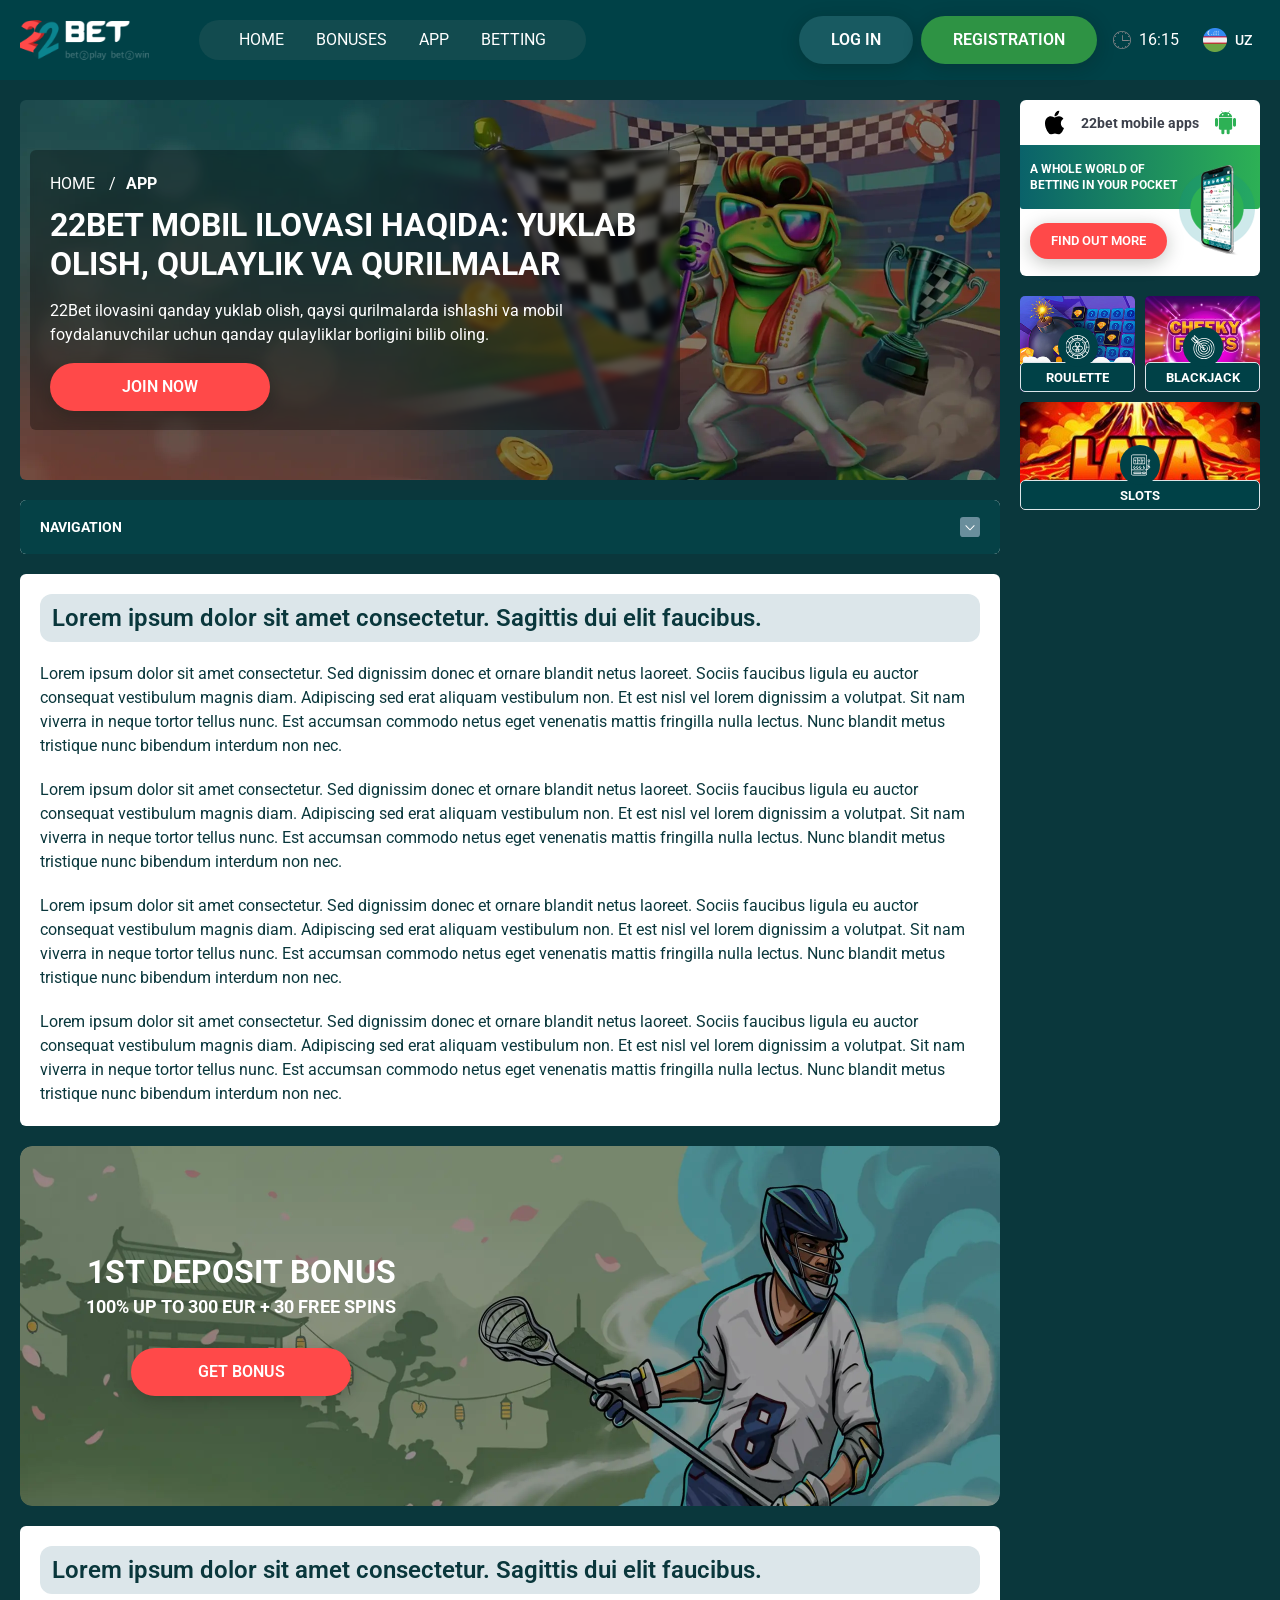
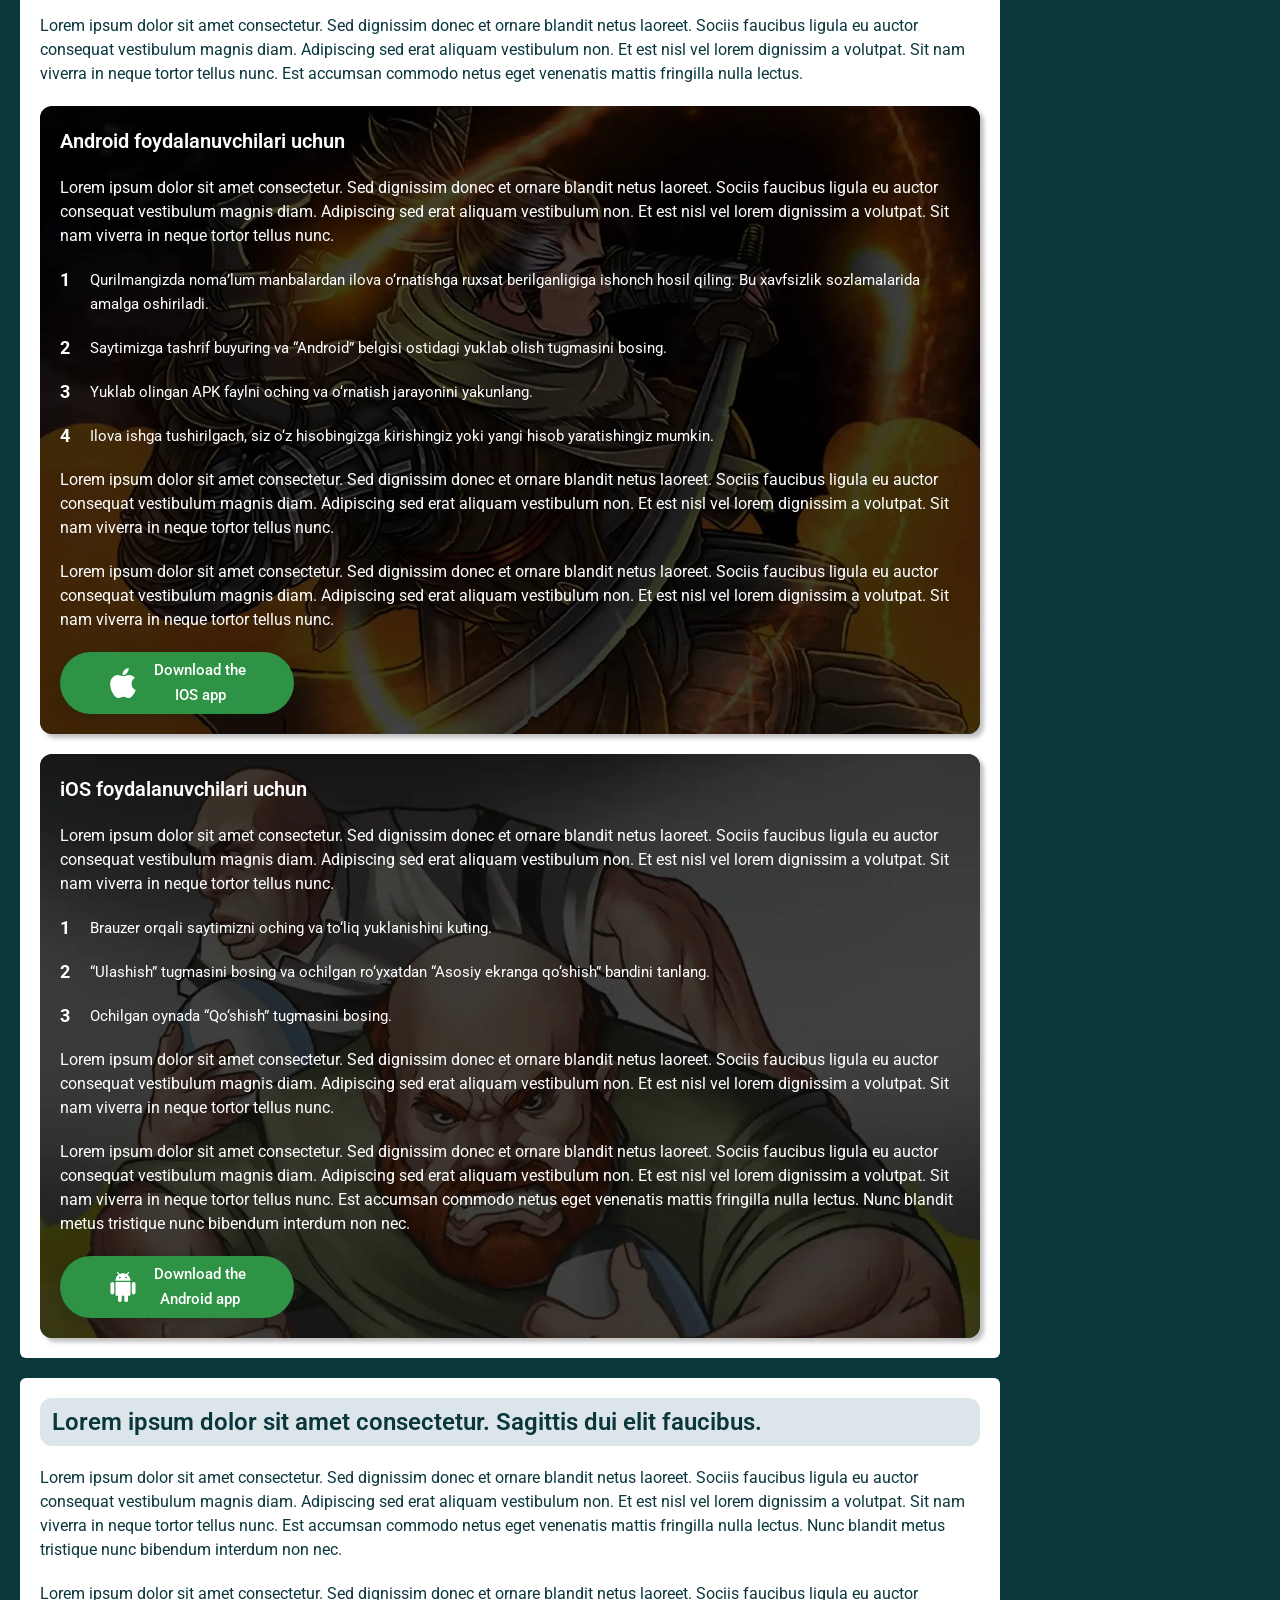
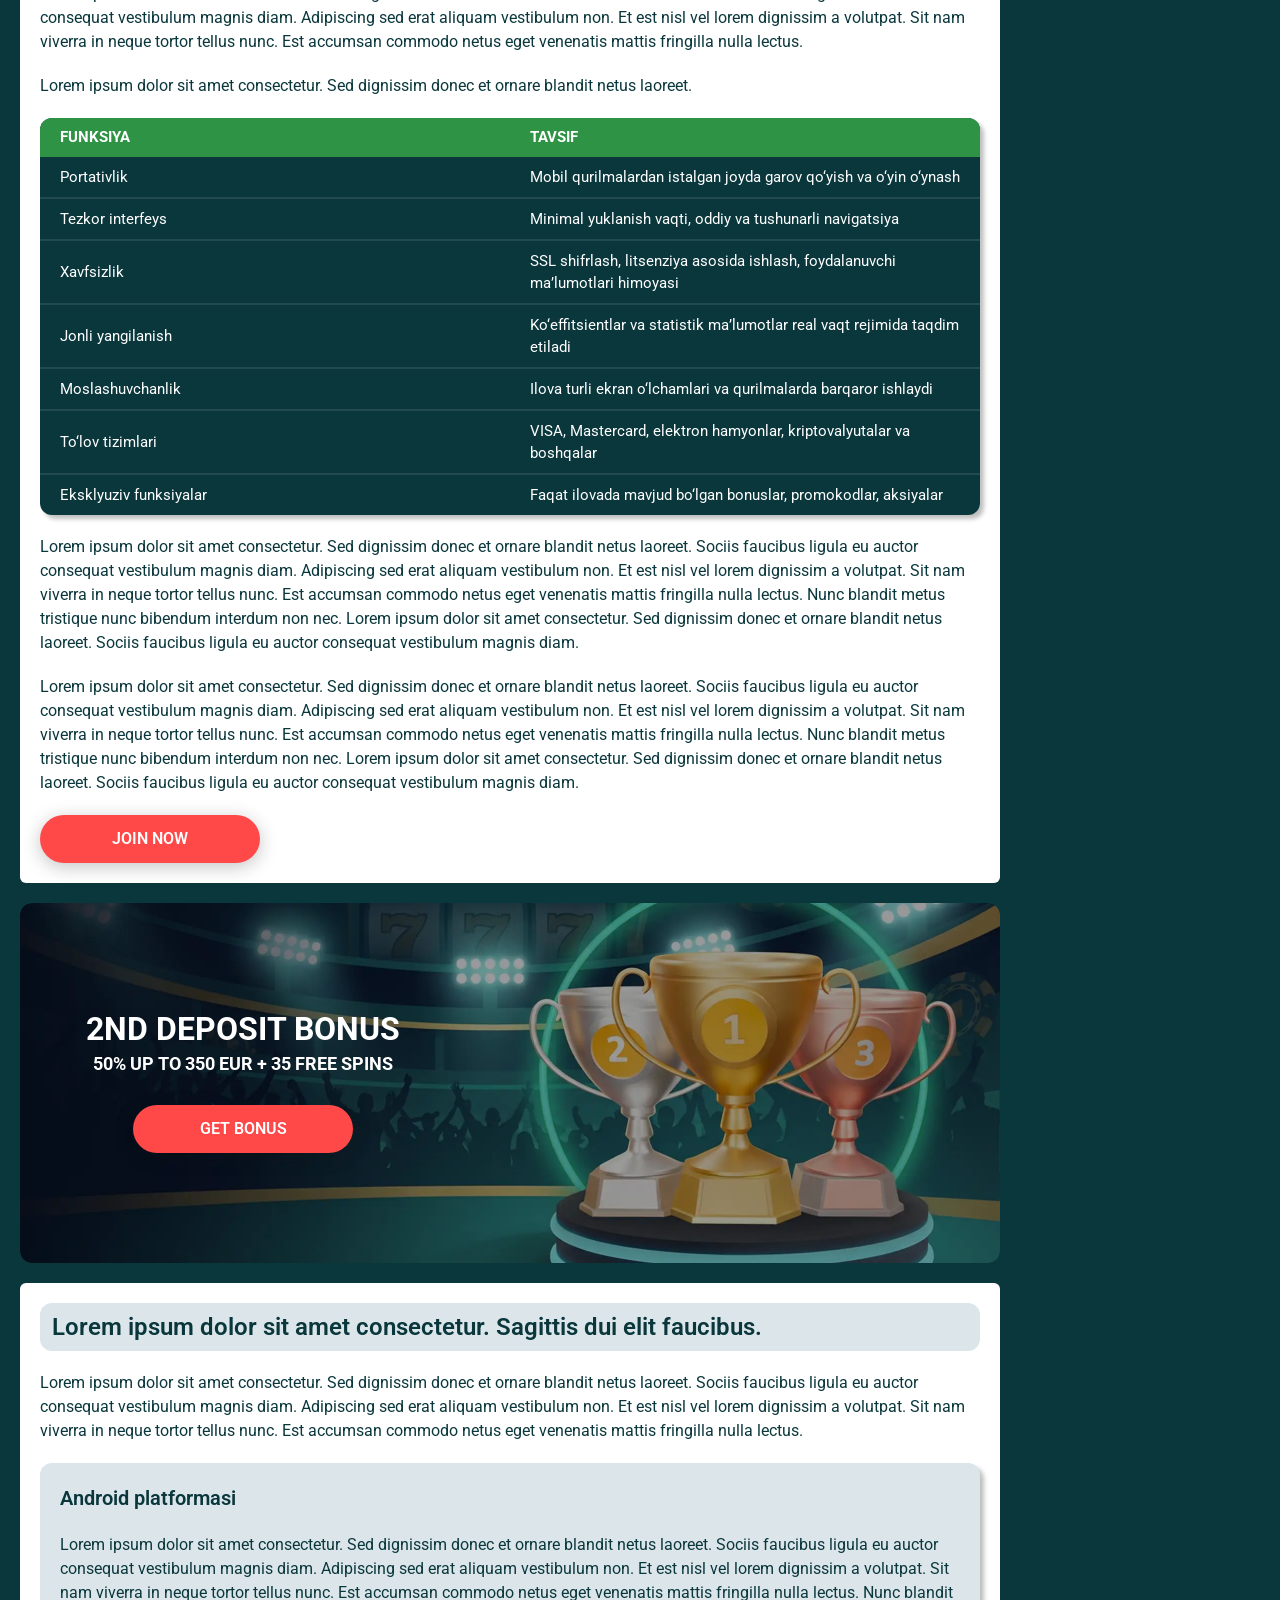
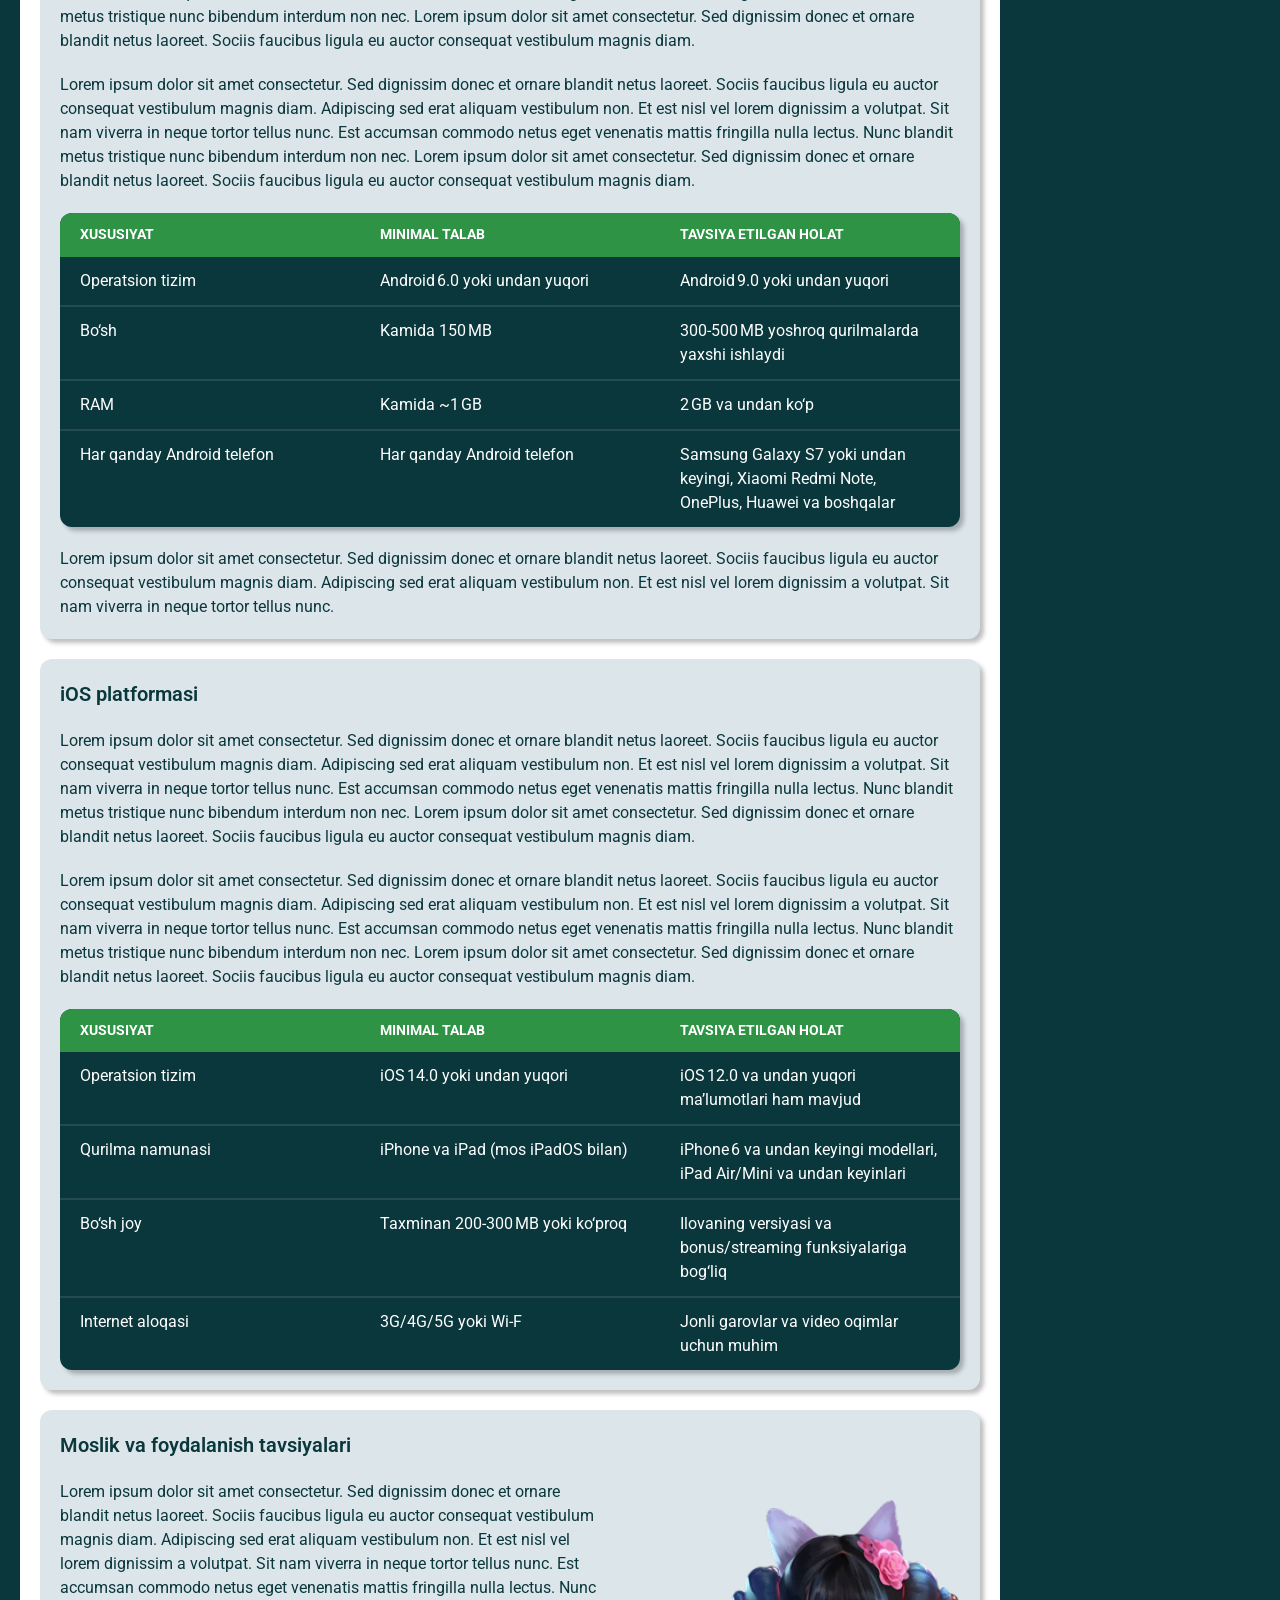
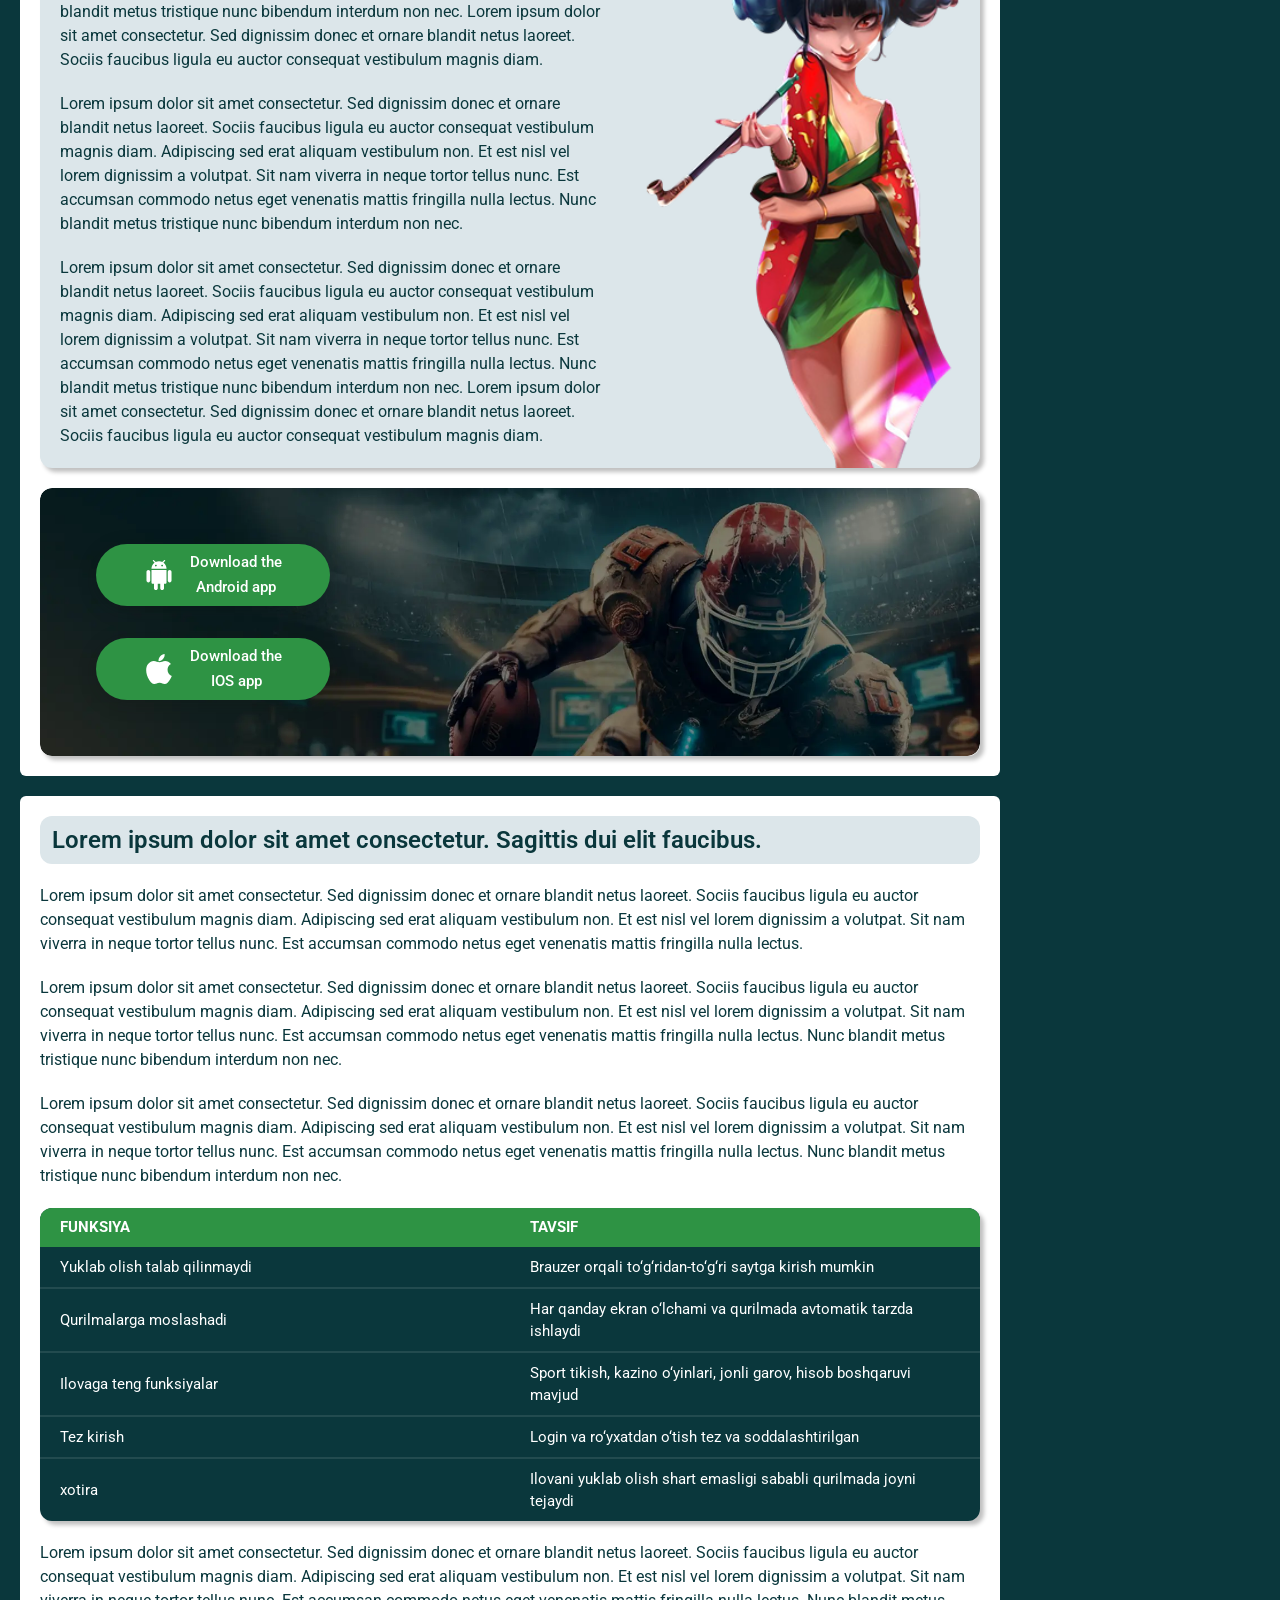
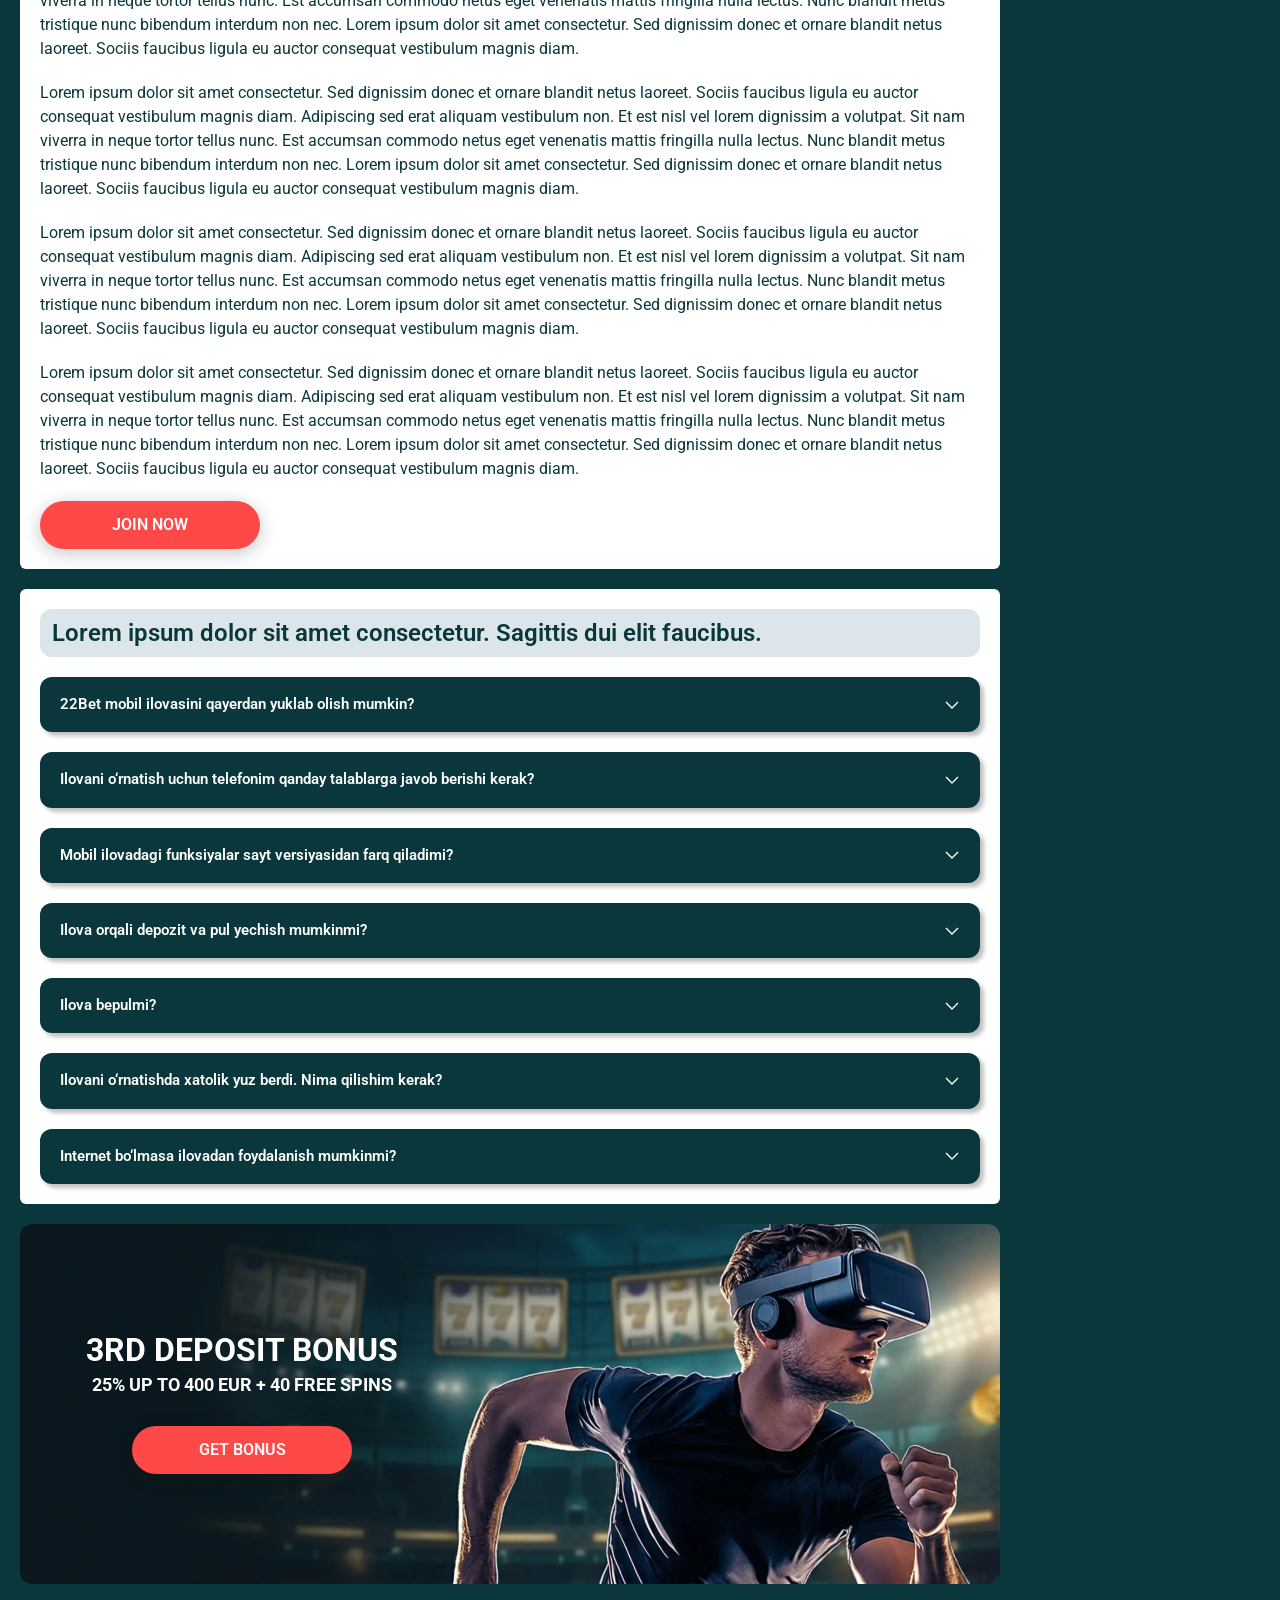
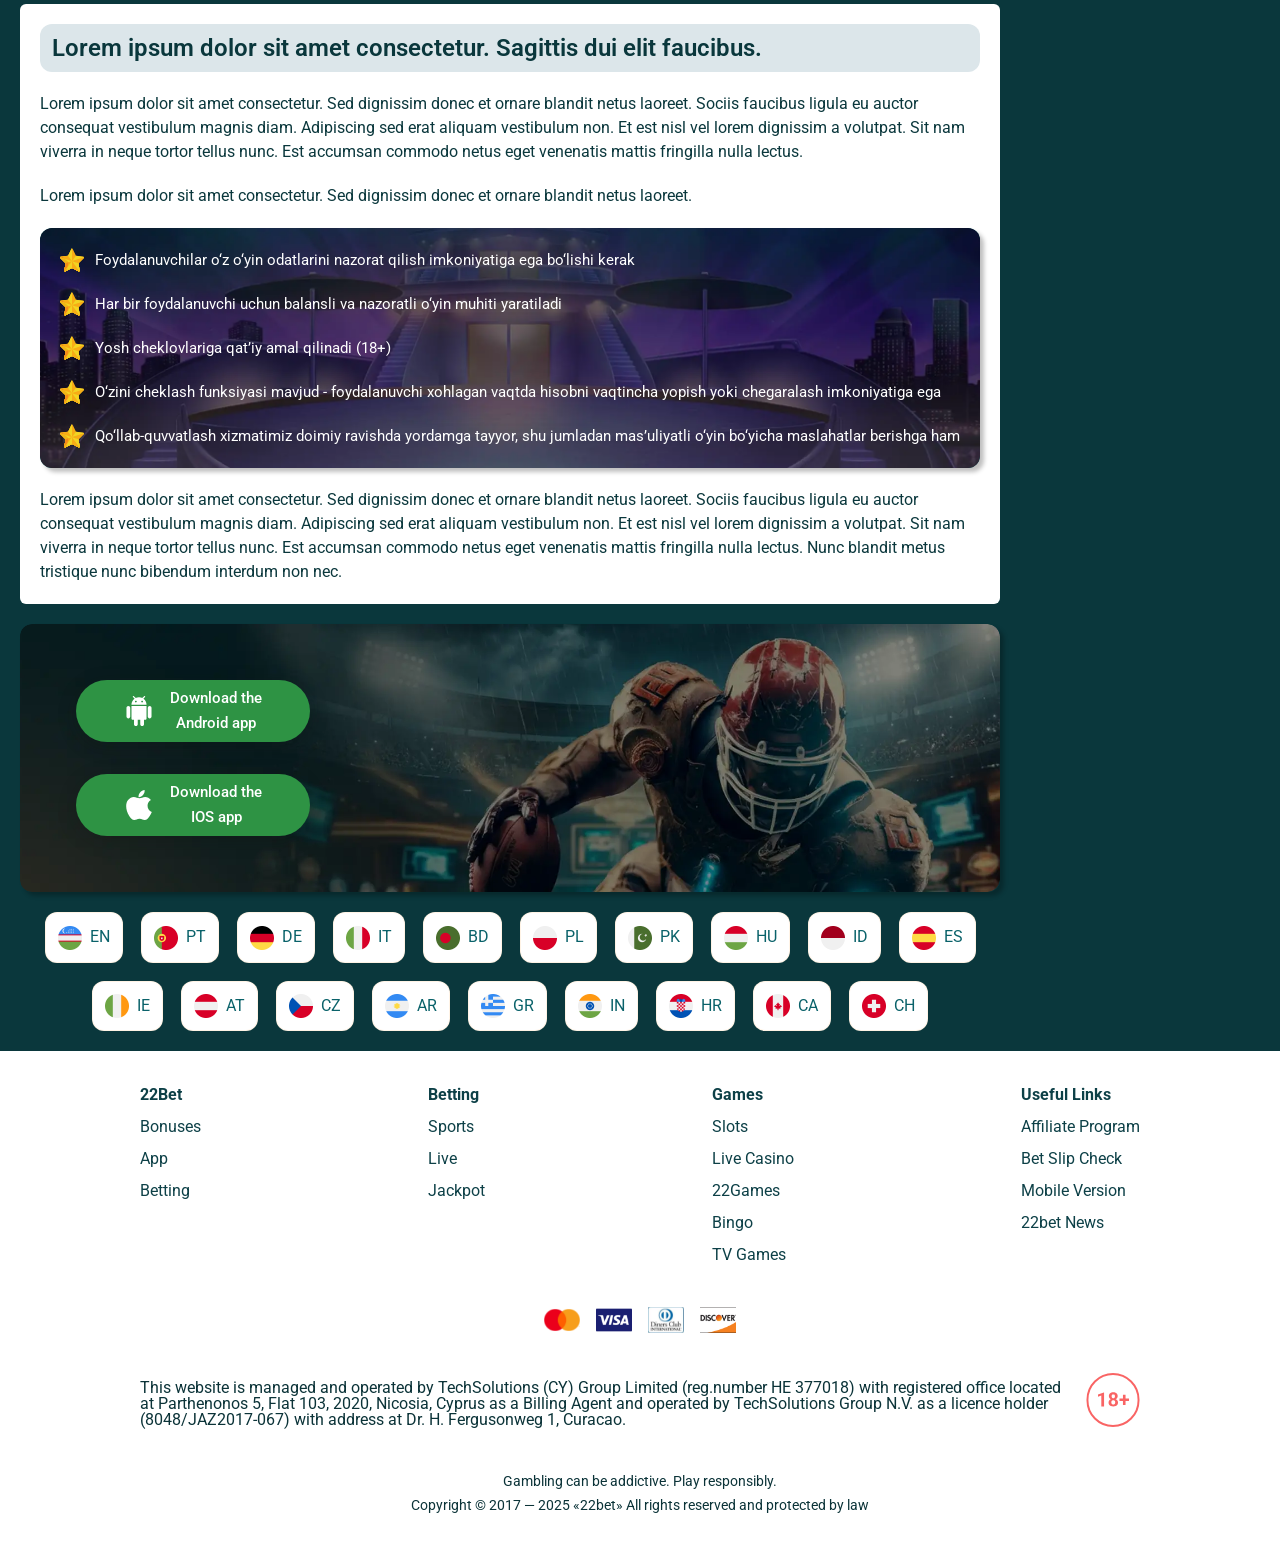
<file: app.html>
<!DOCTYPE html>
<html lang="uz-UZ">
  <head>
    <meta charset="UTF-8" />

    <meta name="viewport" content="width=device-width, initial-scale=1.0" />
    <title>   22Bet mobil ilovasi haqida: yuklab olish, qulaylik va qurilmalar</title>
    <meta name="description" content="22Bet ilovasini qanday yuklab olish, qaysi qurilmalarda ishlashi va mobil foydalanuvchilar uchun qanday qulayliklar borligini bilib oling." />
    <meta property="og:site_name" content="22Bet Casino" />
    <meta property="og:title" content="  22Bet mobil ilovasi haqida: yuklab olish, qulaylik va qurilmalar" />
    <meta property="og:type" content="website" />
    <meta property="og:url" content="http://22betcasino-uzbekistan.com/app.html" />
   <meta property="og:image" content="og.png" />
    <meta property="og:image:alt" content="22Bet Casino" />
    <meta property="og:locale" content="uz_UZ" />
    <meta property="og:description" content="  22Bet ilovasini qanday yuklab olish, qaysi qurilmalarda ishlashi va mobil foydalanuvchilar uchun qanday qulayliklar borligini bilib oling. " />
 <link rel="canonical" href="http://22betcasino-uzbekistan.com/app.html">
    <link rel="preconnect" href="https://fonts.googleapis.com" />
    <link rel="preconnect" href="https://fonts.gstatic.com" crossorigin />
    <link
      href="https://fonts.googleapis.com/css2?family=Poppins&family=Roboto:wght@400;500;700&display=swap"
      rel="stylesheet"
    />
    <link rel="stylesheet" href="./css/reset.css" />
    <link rel="stylesheet" href="./css/main.css" />
    <link rel="stylesheet" href="./css/media.css" />
    <link rel="icon" href="./images/Group.png" type="image/x-icon" />
    <script
      src="https://code.jquery.com/jquery-3.6.1.min.js"
      integrity="sha256-o88AwQnZB+VDvE9tvIXrMQaPlFFSUTR+nldQm1LuPXQ="
      crossorigin="anonymous"
    ></script>
  </head>
  <body>
    <header class="header">
      <section class="content header__content">
        <a href="/" class="logo header__logo"
          ><img src="./images/logo.svg" alt="logo" title
        /></a>
        <button class="header__btn-menu">
          <svg
            width="16px"
            height="16px"
            viewBox="0 0 16 16"
            xmlns="http://www.w3.org/2000/svg"
          >
            <rect y="0" width="16" height="3" rx="1.5"></rect>
            <rect y="6.5" width="16" height="3" rx="1.5"></rect>
            <rect y="13" width="16" height="3" rx="1.5"></rect>
          </svg>
        </button>

        <nav class="menu header__menu">
          <ul class="header__menu-list">
               <li>
                <a href="/">
                Home
                </a>
              </li>
                
              <li>
                <a href="./bonus.html">
                 Bonuses
                </a>
              </li>
              
              <li>
                <a href="./app.html">
                 App
                </a>
              </li>
               <li>
                <a href="./betting.html">
               Betting
                </a>
              </li>
              
                </ul>
          <div class="header__button header__button-menu">
            <a href="#" class="button button__login-menu">log in</a>
            <a href="#" class="button button__menu">registration</a>
          </div>
        </nav>

        <a href="#" class="button button__login">log in</a>
        <a href="#" class="button button__singup">registration</a>
        <div id="clock" class="header__time">00:00</div>
         <div class="header__language">
                <div class="header__flag-wrap">
                  <a class="header__country" href="#">
                    <span><img src="./images/flag.png" alt=" Flag" title /></span>
                      <span>uz</span>
                  </a>
                </div>
                <!-- <div class="header__flag-menu">
                  <ul>
                    
                    <li>
                      <a href="#" class="header__flag-link">
                        <span>
                          <img src="./images/flag-si.png" alt="flag" title />
                        </span>
                        <span>si</span>
                      </a>
                    </li>
                    
                  </ul>
                </div> -->
              </div>  
      </section>
    </header>
    <main class="main home">
      <section class="main__wrap">
        <aside class="sidebar sidebar-left ">
            <div class="sidebar-left__champion">
                <div class="top-champion__links-desk menu__review-desk">TOP Championships</div>
            </div>
            <div class="sidebar-left__matches">
                <div class="top-matches__links-desk menu__review-desk">Top matches</div>
            </div>
                <div class="sidebar-left__quik">
                  <div class="menu__links-desk"><a href="#">
                    <img src="./images/sidebar/liveEvents-sidebar.svg" alt="" title="">Live events</a>
                  </div>
                  <ul class="menu__links">
                    <li>
                      <a href="#"
                        ><img
                          src="./images/sidebar/football.svg"
                          alt="Football"
                          title
                        />Football (44)</a
                      >
                    </li>
                    <li>
                      <a href="#"
                        ><img
                          src="./images/sidebar/tennis.svg"
                          alt="Tennis"
                          title
                        />Tennis (47)</a
                      >
                    </li>
                    <li>
                      <a href="#"
                        ><img
                          src="./images/sidebar/basketball.svg"
                          alt="Basketball"
                          title
                        />Basketball (26)</a
                      >
                    </li>
                    <li>
                      <a href="#"
                        ><img
                          src="./images/sidebar/hockey.svg"
                          alt="Ice Hockey"
                          title
                        />Ice Hockey (18)</a
                      >
                    </li>
                    
                    <li>
                      <a href="#"
                        ><img
                          src="./images/sidebar/volleyball.svg"
                          alt="Volleyball"
                          title
                        />Volleyball (15)</a
                      >
                    </li>
                     <li>
                      <a href="#"
                        ><img
                          src="./images/sidebar/table-tenis.svg"
                          alt="Table Tennis"
                          title
                        />Table Tennis (15)</a
                      >
                    </li>
                     <li>
                      <a href="#"
                        ><img
                          src="./images/sidebar/handball.svg"
                          alt="Handball"
                          title
                        />Handball (15)</a
                      >
                    </li>
                     <li>
                      <a href="#"
                        ><img
                          src="./images/sidebar/cricket.svg"
                          alt="Cricket"
                          title
                        />Cricket (15)</a
                      >
                    </li>
                     <li>
                      <a href="#"
                        ><img
                          src="./images/sidebar/esports.svg"
                          alt="Esports"
                          title
                        />Esports (15)</a
                      >
                    </li>
                    
                   
                  </ul>
                </div>
              
                <div class="sidebar-left__review">
                  <div class="menu__review-desk sidebar__desk">Navigation
</div>
                  <ul class="menu__review sidebar__list">
                    <li><a href="#">Lorem ipsum dolor sit amet consectetur. Sagittis dui elit faucibus.</a></li>
                    <li><a href="#">Lorem ipsum dolor sit amet consectetur. Sagittis dui elit faucibus.</a></li>
                    <li><a href="#">Lorem ipsum dolor sit amet consectetur. Sagittis dui elit faucibus.</a></li>
                    <li><a href="#">Lorem ipsum dolor sit amet consectetur. Sagittis dui elit faucibus.</a></li>
                    <li><a href="#">Lorem ipsum dolor sit amet consectetur. Sagittis dui elit faucibus.</a></li>
                    <li><a href="#">Lorem ipsum dolor sit amet consectetur. Sagittis dui elit faucibus.</a></li>
                   
                    
                  </ul>
                </div>
             
        </aside>
       <section class="content__wrapper ">

       
          <section class="content hero">
           
            <div class="background">
              <img src="./images/app/bg-app.webp" alt="hero" title />
              
            </div>
            <div class="hero__wrapper hero__wrapper-main">
              <div class="hero__data">
                   <ul
              class="breadcrumbs"
             
            >
              <li
                
              >
                <a href="/">
                  <span >Home</span></a
                >
               
              </li>
              <li 
               
              >
                <a> <span >App</span></a>
                
              </li>
            </ul>
                <h1 class="title general hero__title">
           22Bet mobil ilovasi haqida: yuklab olish, qulaylik va qurilmalar
                </h1>
                <p class="hero__text">22Bet ilovasini qanday yuklab olish, qaysi qurilmalarda ishlashi va mobil foydalanuvchilar uchun qanday qulayliklar borligini bilib oling. </p>
                <a href="#" class="button  hero__button">Join Now</a>
               
              </div>
             
            </div>
          </section>
          <section class="content menu-review__content">
            
                <div class="menu__review-desk menu__review-content">Navigation
</div>
                <ul class="menu__review menu__review-list">
                    <li><a href="#">Lorem ipsum dolor sit amet consectetur. Sagittis dui elit faucibus.</a></li>
                    <li><a href="#">Lorem ipsum dolor sit amet consectetur. Sagittis dui elit faucibus.</a></li>
                    <li><a href="#">Lorem ipsum dolor sit amet consectetur. Sagittis dui elit faucibus.</a></li>
                    <li><a href="#">Lorem ipsum dolor sit amet consectetur. Sagittis dui elit faucibus.</a></li>
                    <li><a href="#">Lorem ipsum dolor sit amet consectetur. Sagittis dui elit faucibus.</a></li>
                    <li><a href="#">Lorem ipsum dolor sit amet consectetur. Sagittis dui elit faucibus.</a></li>
                   
                </ul>
             
          
          </section>
     <section class="content article" >
   <h2 class="title high article__title">Lorem ipsum dolor sit amet consectetur. Sagittis dui elit faucibus.</h2>
   <p>Lorem ipsum dolor sit amet consectetur. Sed dignissim donec et ornare blandit netus laoreet. Sociis faucibus ligula eu auctor consequat vestibulum magnis diam. Adipiscing sed erat aliquam vestibulum non. Et est nisl vel lorem dignissim a volutpat. Sit nam viverra in neque tortor tellus nunc. Est accumsan commodo netus eget venenatis mattis fringilla nulla lectus. Nunc blandit metus tristique nunc bibendum interdum non nec.</p>
   <p>Lorem ipsum dolor sit amet consectetur. Sed dignissim donec et ornare blandit netus laoreet. Sociis faucibus ligula eu auctor consequat vestibulum magnis diam. Adipiscing sed erat aliquam vestibulum non. Et est nisl vel lorem dignissim a volutpat. Sit nam viverra in neque tortor tellus nunc. Est accumsan commodo netus eget venenatis mattis fringilla nulla lectus. Nunc blandit metus tristique nunc bibendum interdum non nec.</p>
   <p>Lorem ipsum dolor sit amet consectetur. Sed dignissim donec et ornare blandit netus laoreet. Sociis faucibus ligula eu auctor consequat vestibulum magnis diam. Adipiscing sed erat aliquam vestibulum non. Et est nisl vel lorem dignissim a volutpat. Sit nam viverra in neque tortor tellus nunc. Est accumsan commodo netus eget venenatis mattis fringilla nulla lectus. Nunc blandit metus tristique nunc bibendum interdum non nec.</p>
        <p>Lorem ipsum dolor sit amet consectetur. Sed dignissim donec et ornare blandit netus laoreet. Sociis faucibus ligula eu auctor consequat vestibulum magnis diam. Adipiscing sed erat aliquam vestibulum non. Et est nisl vel lorem dignissim a volutpat. Sit nam viverra in neque tortor tellus nunc. Est accumsan commodo netus eget venenatis mattis fringilla nulla lectus. Nunc blandit metus tristique nunc bibendum interdum non nec.</p>
  </section>
           <section class="content banner banner__main">
            <div class="background banner__background">
              <img src="./images/main/banner-main1.webp" alt="banner" title />
            </div>
            <div class="banner__info">
              <h2 class="title high banner__title-main">
     1st Deposit Bonus
                
              </h2>
<p class="banner__subtitle"> 100% up to 300 EUR + 30 Free spins</p>
              <a href="#" class="button banner__button">Get Bonus</a>
              
            </div>
          </section>
           <section class="content article" >
   <h2 class="title high article__title">Lorem ipsum dolor sit amet consectetur. Sagittis dui elit faucibus.</h2>
   <p>Lorem ipsum dolor sit amet consectetur. Sed dignissim donec et ornare blandit netus laoreet. Sociis faucibus ligula eu auctor consequat vestibulum magnis diam. Adipiscing sed erat aliquam vestibulum non. Et est nisl vel lorem dignissim a volutpat. Sit nam viverra in neque tortor tellus nunc. Est accumsan commodo netus eget venenatis mattis fringilla nulla lectus. </p>
     <div class="image ">
             <div class="background backgroundApp">
                <img src="./images/app/app-img1.webp" alt="banner" title />
                </div>
                <h3>Android foydalanuvchilari uchun</h3>
                <p>Lorem ipsum dolor sit amet consectetur. Sed dignissim donec et ornare blandit netus laoreet. Sociis faucibus ligula eu auctor consequat vestibulum magnis diam. Adipiscing sed erat aliquam vestibulum non. Et est nisl vel lorem dignissim a volutpat. Sit nam viverra in neque tortor tellus nunc. </p>
                <ol>
                  <li>Qurilmangizda noma’lum manbalardan ilova o‘rnatishga ruxsat berilganligiga ishonch hosil qiling. Bu xavfsizlik sozlamalarida amalga oshiriladi.</li>
                  <li>Saytimizga tashrif buyuring va “Android” belgisi ostidagi yuklab olish tugmasini bosing.</li>
                  <li>Yuklab olingan APK faylni oching va o‘rnatish jarayonini yakunlang.</li>
                  <li>Ilova ishga tushirilgach, siz o‘z hisobingizga kirishingiz yoki yangi hisob yaratishingiz mumkin.</li>
                </ol>
                <p>Lorem ipsum dolor sit amet consectetur. Sed dignissim donec et ornare blandit netus laoreet. Sociis faucibus ligula eu auctor consequat vestibulum magnis diam. Adipiscing sed erat aliquam vestibulum non. Et est nisl vel lorem dignissim a volutpat. Sit nam viverra in neque tortor tellus nunc. </p>
                <p>Lorem ipsum dolor sit amet consectetur. Sed dignissim donec et ornare blandit netus laoreet. Sociis faucibus ligula eu auctor consequat vestibulum magnis diam. Adipiscing sed erat aliquam vestibulum non. Et est nisl vel lorem dignissim a volutpat. Sit nam viverra in neque tortor tellus nunc. </p>
                
                <a href="#" class="button banner__btn banner__btn-app">
                    <img src="./images/app/apple.svg" alt="icon" title>
                 Download the  </br>
IOS app
                  </a>
 </div>
     <div class="image ">
             <div class="background backgroundApp">
                <img src="./images/app/app-img2.webp" alt="banner" title />
                </div>
                <h3>iOS foydalanuvchilari uchun</h3>
                <p>Lorem ipsum dolor sit amet consectetur. Sed dignissim donec et ornare blandit netus laoreet. Sociis faucibus ligula eu auctor consequat vestibulum magnis diam. Adipiscing sed erat aliquam vestibulum non. Et est nisl vel lorem dignissim a volutpat. Sit nam viverra in neque tortor tellus nunc. </p>
                <ol>
                  
                  <li>Brauzer orqali saytimizni oching va to‘liq yuklanishini kuting.</li>
                  <li>“Ulashish” tugmasini bosing va ochilgan ro‘yxatdan “Asosiy ekranga qo‘shish” bandini tanlang.</li>
                  <li>Ochilgan oynada “Qo‘shish” tugmasini bosing.</li>
                </ol>
                <p>Lorem ipsum dolor sit amet consectetur. Sed dignissim donec et ornare blandit netus laoreet. Sociis faucibus ligula eu auctor consequat vestibulum magnis diam. Adipiscing sed erat aliquam vestibulum non. Et est nisl vel lorem dignissim a volutpat. Sit nam viverra in neque tortor tellus nunc. </p>
               <p>Lorem ipsum dolor sit amet consectetur. Sed dignissim donec et ornare blandit netus laoreet. Sociis faucibus ligula eu auctor consequat vestibulum magnis diam. Adipiscing sed erat aliquam vestibulum non. Et est nisl vel lorem dignissim a volutpat. Sit nam viverra in neque tortor tellus nunc. Est accumsan commodo netus eget venenatis mattis fringilla nulla lectus. Nunc blandit metus tristique nunc bibendum interdum non nec.</p>
                <a href="#" class="button banner__btn banner__btn-app">
                    <img src="./images/app/android.svg" alt="icon" title>
                  Download the  </br>
Android app
                  </a>
 </div>
  </section>
   <section class="content article" >
   <h2 class="title high article__title">Lorem ipsum dolor sit amet consectetur. Sagittis dui elit faucibus.</h2>
   <p>Lorem ipsum dolor sit amet consectetur. Sed dignissim donec et ornare blandit netus laoreet. Sociis faucibus ligula eu auctor consequat vestibulum magnis diam. Adipiscing sed erat aliquam vestibulum non. Et est nisl vel lorem dignissim a volutpat. Sit nam viverra in neque tortor tellus nunc. Est accumsan commodo netus eget venenatis mattis fringilla nulla lectus. Nunc blandit metus tristique nunc bibendum interdum non nec.</p>
  
   <p>Lorem ipsum dolor sit amet consectetur. Sed dignissim donec et ornare blandit netus laoreet. Sociis faucibus ligula eu auctor consequat vestibulum magnis diam. Adipiscing sed erat aliquam vestibulum non. Et est nisl vel lorem dignissim a volutpat. Sit nam viverra in neque tortor tellus nunc. Est accumsan commodo netus eget venenatis mattis fringilla nulla lectus. </p>
  <p>Lorem ipsum dolor sit amet consectetur. Sed dignissim donec et ornare blandit netus laoreet.</p>
     <div class=" features__table">
              <table>
                <thead>
                  <tr>
                 <th>Funksiya</th>
                 <th>Tavsif</th>
                  </tr>
                </thead>
                <tbody>
   <tr>
    <td>Portativlik</td>
    <td>Mobil qurilmalardan istalgan joyda garov qo‘yish va o‘yin o‘ynash</td>
   </tr>
   <tr>
    <td>Tezkor interfeys</td>
    <td>Minimal yuklanish vaqti, oddiy va tushunarli navigatsiya</td>
   </tr>
   <tr>
    <td>Xavfsizlik
</td>
    <td>SSL shifrlash, litsenziya asosida ishlash, foydalanuvchi ma’lumotlari himoyasi</td>
   </tr>
   <tr>
    <td>Jonli yangilanish
</td>
    <td>Ko‘effitsientlar va statistik ma’lumotlar real vaqt rejimida taqdim etiladi</td>
   </tr>
   <tr>
    <td>Moslashuvchanlik</td>
    <td>Ilova turli ekran o‘lchamlari va qurilmalarda barqaror ishlaydi</td>
   </tr>
   <tr>
    <td>To‘lov tizimlari</td>
    <td>VISA, Mastercard, elektron hamyonlar, kriptovalyutalar va boshqalar</td>
   </tr>
   <tr>
    <td>Eksklyuziv funksiyalar</td>
    <td>Faqat ilovada mavjud bo‘lgan bonuslar, promokodlar, aksiyalar</td>
   </tr>
                </tbody>
              </table>
            </div>
  <p>Lorem ipsum dolor sit amet consectetur. Sed dignissim donec et ornare blandit netus laoreet. Sociis faucibus ligula eu auctor consequat vestibulum magnis diam. Adipiscing sed erat aliquam vestibulum non. Et est nisl vel lorem dignissim a volutpat. Sit nam viverra in neque tortor tellus nunc. Est accumsan commodo netus eget venenatis mattis fringilla nulla lectus. Nunc blandit metus tristique nunc bibendum interdum non nec. Lorem ipsum dolor sit amet consectetur. Sed dignissim donec et ornare blandit netus laoreet. Sociis faucibus ligula eu auctor consequat vestibulum magnis diam. </p>
  <p>Lorem ipsum dolor sit amet consectetur. Sed dignissim donec et ornare blandit netus laoreet. Sociis faucibus ligula eu auctor consequat vestibulum magnis diam. Adipiscing sed erat aliquam vestibulum non. Et est nisl vel lorem dignissim a volutpat. Sit nam viverra in neque tortor tellus nunc. Est accumsan commodo netus eget venenatis mattis fringilla nulla lectus. Nunc blandit metus tristique nunc bibendum interdum non nec. Lorem ipsum dolor sit amet consectetur. Sed dignissim donec et ornare blandit netus laoreet. Sociis faucibus ligula eu auctor consequat vestibulum magnis diam. </p>
  <a href="#" class="button">Join Now</a>
</section>
  <section class="content banner banner__main">
            <div class="background  ">
              <img src="./images/main/banner-main3.webp" alt="banner" title />
            </div>
            <div class="banner__info">
              <h2 class="title high banner__title-main">
   2nd Deposit Bonus
              </h2>
<p class="banner__subtitle">50% up to 350 EUR + 35 Free spins</p>
              <a href="#" class="button banner__button">Get Bonus</a>
              
            </div>
          </section>
          <section class="content article" >
   <h2 class="title high article__title">Lorem ipsum dolor sit amet consectetur. Sagittis dui elit faucibus.</h2>
   <p>Lorem ipsum dolor sit amet consectetur. Sed dignissim donec et ornare blandit netus laoreet. Sociis faucibus ligula eu auctor consequat vestibulum magnis diam. Adipiscing sed erat aliquam vestibulum non. Et est nisl vel lorem dignissim a volutpat. Sit nam viverra in neque tortor tellus nunc. Est accumsan commodo netus eget venenatis mattis fringilla nulla lectus. </p>
  
   <div class="article__download">
            <h3>Android platformasi</h3>
            <p>Lorem ipsum dolor sit amet consectetur. Sed dignissim donec et ornare blandit netus laoreet. Sociis faucibus ligula eu auctor consequat vestibulum magnis diam. Adipiscing sed erat aliquam vestibulum non. Et est nisl vel lorem dignissim a volutpat. Sit nam viverra in neque tortor tellus nunc. Est accumsan commodo netus eget venenatis mattis fringilla nulla lectus. Nunc blandit metus tristique nunc bibendum interdum non nec. Lorem ipsum dolor sit amet consectetur. Sed dignissim donec et ornare blandit netus laoreet. Sociis faucibus ligula eu auctor consequat vestibulum magnis diam. </p>
            <p>Lorem ipsum dolor sit amet consectetur. Sed dignissim donec et ornare blandit netus laoreet. Sociis faucibus ligula eu auctor consequat vestibulum magnis diam. Adipiscing sed erat aliquam vestibulum non. Et est nisl vel lorem dignissim a volutpat. Sit nam viverra in neque tortor tellus nunc. Est accumsan commodo netus eget venenatis mattis fringilla nulla lectus. Nunc blandit metus tristique nunc bibendum interdum non nec. Lorem ipsum dolor sit amet consectetur. Sed dignissim donec et ornare blandit netus laoreet. Sociis faucibus ligula eu auctor consequat vestibulum magnis diam. </p>
            <div class="table__wrapper">
              <table class="table__features table__feature">
                <thead>
                  <tr>
              <th>Xususiyat</th>
              <th>Minimal talab</th>
              <th>Tavsiya etilgan holat</th>
                  </tr>
                </thead>
                 <tbody>
          <tr>
            <td>Operatsion tizim
</td>
            <td>Android 6.0 yoki undan yuqori
</td>
            <td>Android 9.0 yoki undan yuqori
</td>
          </tr>
          <tr>
            <td>Bo‘sh
</td>
            <td>Kamida 150 MB
</td>
            <td>300-500 MB yoshroq qurilmalarda yaxshi ishlaydi</td>
          </tr>
          <tr>
            <td>RAM</td>
            <td>Kamida ~1 GB</td>
            <td>2 GB va undan ko‘p</td>
          </tr>
          <tr>
            <td>Har qanday Android telefon

</td>
            <td>Har qanday Android telefon

</td>
            <td>Samsung Galaxy S7 yoki undan keyingi, Xiaomi Redmi Note, OnePlus, Huawei va boshqalar</td>
          </tr>
                </tbody>
              </table>
            </div>
             <p>Lorem ipsum dolor sit amet consectetur. Sed dignissim donec et ornare blandit netus laoreet. Sociis faucibus ligula eu auctor consequat vestibulum magnis diam. Adipiscing sed erat aliquam vestibulum non. Et est nisl vel lorem dignissim a volutpat. Sit nam viverra in neque tortor tellus nunc. </p>
   </div>
     <div class="article__download">
            <h3>iOS platformasi</h3>
            <p>Lorem ipsum dolor sit amet consectetur. Sed dignissim donec et ornare blandit netus laoreet. Sociis faucibus ligula eu auctor consequat vestibulum magnis diam. Adipiscing sed erat aliquam vestibulum non. Et est nisl vel lorem dignissim a volutpat. Sit nam viverra in neque tortor tellus nunc. Est accumsan commodo netus eget venenatis mattis fringilla nulla lectus. Nunc blandit metus tristique nunc bibendum interdum non nec. Lorem ipsum dolor sit amet consectetur. Sed dignissim donec et ornare blandit netus laoreet. Sociis faucibus ligula eu auctor consequat vestibulum magnis diam. </p>
            <p>Lorem ipsum dolor sit amet consectetur. Sed dignissim donec et ornare blandit netus laoreet. Sociis faucibus ligula eu auctor consequat vestibulum magnis diam. Adipiscing sed erat aliquam vestibulum non. Et est nisl vel lorem dignissim a volutpat. Sit nam viverra in neque tortor tellus nunc. Est accumsan commodo netus eget venenatis mattis fringilla nulla lectus. Nunc blandit metus tristique nunc bibendum interdum non nec. Lorem ipsum dolor sit amet consectetur. Sed dignissim donec et ornare blandit netus laoreet. Sociis faucibus ligula eu auctor consequat vestibulum magnis diam. </p>
            <div class="table__wrapper">
              <table class="table__features table__feature">
                <thead>
                  <tr>
                <th>Xususiyat</th>
              <th>Minimal talab</th>
              <th>Tavsiya etilgan holat</th>
                  </tr>
                </thead>
                 <tbody>
          <tr>
            <td>Operatsion tizim
</td>
            <td>iOS 14.0 yoki undan yuqori
</td>
            <td>iOS 12.0 va undan yuqori ma’lumotlari ham mavjud</td>
          </tr>
          <tr>
            <td>Qurilma namunasi
</td>
            <td>iPhone va iPad (mos iPadOS bilan)
</td>
            <td>iPhone 6 va undan keyingi modellari, iPad Air/Mini va undan keyinlari</td>
          </tr>
          <tr>
            <td>Bo‘sh joy
</td>
            <td>Taxminan 200-300 MB yoki ko‘proq
</td>
            <td>Ilovaning versiyasi va bonus/streaming funksiyalariga bog‘liq</td>
          </tr>
          <tr>
            <td>Internet aloqasi
</td>
            <td>3G/4G/5G yoki Wi‑F
</td>
            <td>Jonli garovlar va video oqimlar uchun muhim</td>
          </tr>
                </tbody>
              </table>
            </div>
            
   </div>
     <div class="article__download">
            <h3>Moslik va foydalanish tavsiyalari</h3>
          <div class="image__box">
              <p>Lorem ipsum dolor sit amet consectetur. Sed dignissim donec et ornare blandit netus laoreet. Sociis faucibus ligula eu auctor consequat vestibulum magnis diam. Adipiscing sed erat aliquam vestibulum non. Et est nisl vel lorem dignissim a volutpat. Sit nam viverra in neque tortor tellus nunc. Est accumsan commodo netus eget venenatis mattis fringilla nulla lectus. Nunc blandit metus tristique nunc bibendum interdum non nec. Lorem ipsum dolor sit amet consectetur. Sed dignissim donec et ornare blandit netus laoreet. Sociis faucibus ligula eu auctor consequat vestibulum magnis diam. </p>
            <p>Lorem ipsum dolor sit amet consectetur. Sed dignissim donec et ornare blandit netus laoreet. Sociis faucibus ligula eu auctor consequat vestibulum magnis diam. Adipiscing sed erat aliquam vestibulum non. Et est nisl vel lorem dignissim a volutpat. Sit nam viverra in neque tortor tellus nunc. Est accumsan commodo netus eget venenatis mattis fringilla nulla lectus. Nunc blandit metus tristique nunc bibendum interdum non nec.</p>
         
             <p>Lorem ipsum dolor sit amet consectetur. Sed dignissim donec et ornare blandit netus laoreet. Sociis faucibus ligula eu auctor consequat vestibulum magnis diam. Adipiscing sed erat aliquam vestibulum non. Et est nisl vel lorem dignissim a volutpat. Sit nam viverra in neque tortor tellus nunc. Est accumsan commodo netus eget venenatis mattis fringilla nulla lectus. Nunc blandit metus tristique nunc bibendum interdum non nec. Lorem ipsum dolor sit amet consectetur. Sed dignissim donec et ornare blandit netus laoreet. Sociis faucibus ligula eu auctor consequat vestibulum magnis diam. </p>
          </div>
           <div class="background-decor decor2 decorApp">
                <img src="./images/app/decor-app1.png" alt="banner" title />
                </div>
   </div>
   <section class="content banner banner__buttons">
            <div class="background banner__background">
              <img src="./images/main/banner-main2.webp" alt="banner" title />
            </div>
            <div class="banner__info">
              <div class="banner__btn-main">
                <a href="#" class="button banner__btn banner__btn-app">
                    <img src="./images/app/apple.svg" alt="icon" title>
                 Download the  </br>
IOS app
                  </a>
                <a href="#" class="button banner__btn banner__btn-app">
                    <img src="./images/app/android.svg" alt="icon" title>
                  Download the  </br>
Android app
                  </a>
                  
              </div>
            </div>
          </section>
  </section>
   <section class="content article" >
   <h2 class="title high article__title">Lorem ipsum dolor sit amet consectetur. Sagittis dui elit faucibus.</h2>
   <p>Lorem ipsum dolor sit amet consectetur. Sed dignissim donec et ornare blandit netus laoreet. Sociis faucibus ligula eu auctor consequat vestibulum magnis diam. Adipiscing sed erat aliquam vestibulum non. Et est nisl vel lorem dignissim a volutpat. Sit nam viverra in neque tortor tellus nunc. Est accumsan commodo netus eget venenatis mattis fringilla nulla lectus. </p>
  <p>Lorem ipsum dolor sit amet consectetur. Sed dignissim donec et ornare blandit netus laoreet. Sociis faucibus ligula eu auctor consequat vestibulum magnis diam. Adipiscing sed erat aliquam vestibulum non. Et est nisl vel lorem dignissim a volutpat. Sit nam viverra in neque tortor tellus nunc. Est accumsan commodo netus eget venenatis mattis fringilla nulla lectus. Nunc blandit metus tristique nunc bibendum interdum non nec.</p>
  <p>Lorem ipsum dolor sit amet consectetur. Sed dignissim donec et ornare blandit netus laoreet. Sociis faucibus ligula eu auctor consequat vestibulum magnis diam. Adipiscing sed erat aliquam vestibulum non. Et est nisl vel lorem dignissim a volutpat. Sit nam viverra in neque tortor tellus nunc. Est accumsan commodo netus eget venenatis mattis fringilla nulla lectus. Nunc blandit metus tristique nunc bibendum interdum non nec.</p>
      <div class=" features__table">
              <table>
                <thead>
                  <tr>
                 <th>Funksiya</th>
                 <th>Tavsif</th>
                  </tr>
                </thead>
                <tbody>
  <tr>
    <td>Yuklab olish talab qilinmaydi
</td>
    <td>Brauzer orqali to‘g‘ridan-to‘g‘ri saytga kirish mumkin
</td>
  </tr>
  <tr>
    <td>Qurilmalarga moslashadi
</td>
    <td>Har qanday ekran o‘lchami va qurilmada avtomatik tarzda ishlaydi
</td>
  </tr>
  <tr>
    <td>Ilovaga teng funksiyalar
</td>
    <td>Sport tikish, kazino o‘yinlari, jonli garov, hisob boshqaruvi mavjud
</td>
  </tr>
  <tr>
    <td>Tez kirish
</td>
    <td>Login va ro‘yxatdan o‘tish tez va soddalashtirilgan
</td>
  </tr>
  <tr>
    <td>xotira</td>
    <td>Ilovani yuklab olish shart emasligi sababli qurilmada joyni tejaydi</td>
  </tr>
 
                </tbody>
              </table>
            </div>
            <p>Lorem ipsum dolor sit amet consectetur. Sed dignissim donec et ornare blandit netus laoreet. Sociis faucibus ligula eu auctor consequat vestibulum magnis diam. Adipiscing sed erat aliquam vestibulum non. Et est nisl vel lorem dignissim a volutpat. Sit nam viverra in neque tortor tellus nunc. Est accumsan commodo netus eget venenatis mattis fringilla nulla lectus. Nunc blandit metus tristique nunc bibendum interdum non nec. Lorem ipsum dolor sit amet consectetur. Sed dignissim donec et ornare blandit netus laoreet. Sociis faucibus ligula eu auctor consequat vestibulum magnis diam.</p>
            <p>Lorem ipsum dolor sit amet consectetur. Sed dignissim donec et ornare blandit netus laoreet. Sociis faucibus ligula eu auctor consequat vestibulum magnis diam. Adipiscing sed erat aliquam vestibulum non. Et est nisl vel lorem dignissim a volutpat. Sit nam viverra in neque tortor tellus nunc. Est accumsan commodo netus eget venenatis mattis fringilla nulla lectus. Nunc blandit metus tristique nunc bibendum interdum non nec. Lorem ipsum dolor sit amet consectetur. Sed dignissim donec et ornare blandit netus laoreet. Sociis faucibus ligula eu auctor consequat vestibulum magnis diam.</p>
            <p>Lorem ipsum dolor sit amet consectetur. Sed dignissim donec et ornare blandit netus laoreet. Sociis faucibus ligula eu auctor consequat vestibulum magnis diam. Adipiscing sed erat aliquam vestibulum non. Et est nisl vel lorem dignissim a volutpat. Sit nam viverra in neque tortor tellus nunc. Est accumsan commodo netus eget venenatis mattis fringilla nulla lectus. Nunc blandit metus tristique nunc bibendum interdum non nec. Lorem ipsum dolor sit amet consectetur. Sed dignissim donec et ornare blandit netus laoreet. Sociis faucibus ligula eu auctor consequat vestibulum magnis diam.</p>
            <p>Lorem ipsum dolor sit amet consectetur. Sed dignissim donec et ornare blandit netus laoreet. Sociis faucibus ligula eu auctor consequat vestibulum magnis diam. Adipiscing sed erat aliquam vestibulum non. Et est nisl vel lorem dignissim a volutpat. Sit nam viverra in neque tortor tellus nunc. Est accumsan commodo netus eget venenatis mattis fringilla nulla lectus. Nunc blandit metus tristique nunc bibendum interdum non nec. Lorem ipsum dolor sit amet consectetur. Sed dignissim donec et ornare blandit netus laoreet. Sociis faucibus ligula eu auctor consequat vestibulum magnis diam.</p>
            <a href="#" class="button">Join Now</a>
</section>
<section class="content faq" >
            <h2 class="title high faq__title">Lorem ipsum dolor sit amet consectetur. Sagittis dui elit faucibus.</h2>
           <ul class="faq__list " >
              <li class="faq__item"  >
                <h3 class="title medium faq__subtitle js-button-expander"  >22Bet mobil ilovasini qayerdan yuklab olish mumkin?

                 </h3>
                <div  class="faq__answer js-expand-content" >
                <p>
                  22Bet mobil ilovasini rasmiy veb-saytimiz orqali yuklab olish mumkin. Android foydalanuvchilari APK faylni saytimizdan to‘g‘ridan-to‘g‘ri yuklab olishadi. iOS foydalanuvchilari esa veb-brauzer orqali PWA (Progressive Web App) ko‘rinishida foydalanishlari yoki ba’zi mintaqalarda App Store’dan yuklab olishlari mumkin.
                </p>
                </div>
              </li>
              <li class="faq__item"  >
                <h3 class="title medium faq__subtitle js-button-expander"  > Ilovani o‘rnatish uchun telefonim qanday talablarga javob berishi kerak?

</h3>
                <div class="faq__answer js-expand-content" >
                  <p>
               Android foydalanuvchilari uchun kamida Android 6.0 operatsion tizimi, 150 MB bo‘sh xotira va 1 GB RAM tavsiya etiladi. iOS foydalanuvchilari uchun esa iOS 12.0 yoki undan yuqori versiya kerak bo‘ladi. Qurilmangizning yangilangan va barqaror ishlashi ilova samaradorligiga bevosita ta’sir qiladi.
 </p>
                </div>
              </li> 
              <li class="faq__item" >
                <h3 class="title medium faq__subtitle js-button-expander" >Mobil ilovadagi funksiyalar sayt versiyasidan farq qiladimi?

</h3>
                <div class="faq__answer js-expand-content">
                  <p >
                 Yo‘q, ilova saytning barcha asosiy funksiyalarini o‘z ichiga oladi. Foydalanuvchilar sport garovlari, kazino o‘yinlari, jonli garovlar, hisob boshqaruvi va to‘lov tizimlaridan mobil ilova orqali ham to‘liq foydalanishlari mumkin.

                  </p>
                </div>
              </li> 
              <li class="faq__item"  >
                <h3 class="title medium faq__subtitle js-button-expander" > Ilova orqali depozit va pul yechish mumkinmi?


</h3>
                <div class="faq__answer js-expand-content" >
                  <p >
               Ha, ilova orqali ham depozit kiritish, ham yutuqlarni yechib olish imkoniyati mavjud. Ilovada barcha asosiy to‘lov usullari qo‘llab-quvvatlanadi: bank kartalari, elektron hamyonlar, kriptovalyutalar va boshqa mintaqaviy xizmatlar.

                  </p>
                </div>
              </li> 
               <li class="faq__item"  >
                <h3 class="title medium faq__subtitle js-button-expander" >Ilova bepulmi?

</h3>
                <div class="faq__answer js-expand-content" >
                  <p >
                  Ha, 22Bet mobil ilovasi mutlaqo bepul. Yuklab olish, o‘rnatish va foydalanish uchun hech qanday to‘lov olinmaydi. Barcha xizmatlar odatdagi hisob orqali ishlaydi.
 </p>
                </div>
              </li> 
                <li class="faq__item"  >
                <h3 class="title medium faq__subtitle js-button-expander" > Ilovani o‘rnatishda xatolik yuz berdi. Nima qilishim kerak?


</h3>
                <div class="faq__answer js-expand-content" >
                  <p >
                 Agar o‘rnatish vaqtida xatolik yuzaga kelsa, avvalo qurilmangizda “noma’lum manbalar”dan o‘rnatishga ruxsat berilganini tekshirib ko‘ring (Android uchun). Internet aloqangizni qayta yoqing va qurilmangizdagi bo‘sh joyni tekshiring. Hali ham muammo davom etsa, mijozlarni qo‘llab-quvvatlash xizmatiga murojaat qiling.
 </p>
                </div>
              </li> 
                <li class="faq__item"  >
                <h3 class="title medium faq__subtitle js-button-expander" >Internet bo‘lmasa ilovadan foydalanish mumkinmi?

</h3>
                <div class="faq__answer js-expand-content" >
                  <p >
                Yo‘q, 22Bet mobil ilovasi internet aloqasiga bog‘liq. Barcha funksiyalar, xususan jonli tikish, pul o‘tkazmalari va o‘yinlar real vaqt rejimida ishlaydi, shuning uchun barqaror internet talab qilinadi.
</p>
                </div>
              </li> 
            </ul>
          </section>
          
          <section class="content banner banner__main">
            <div class="background ">
              <img src="./images/main/banner-main4.webp" alt="banner" title />
            </div>
            <div class="banner__info">
              <h2 class="title high banner__title-main">
   3rd Deposit Bonus
              </h2>
<p class="banner__subtitle">25% up to 400 EUR + 40 Free spins</p>
              <a href="#" class="button banner__button">Get Bonus</a>
              
            </div>
          </section>
            <section class="content article" >
   <h2 class="title high article__title">Lorem ipsum dolor sit amet consectetur. Sagittis dui elit faucibus.</h2>
   <p>Lorem ipsum dolor sit amet consectetur. Sed dignissim donec et ornare blandit netus laoreet. Sociis faucibus ligula eu auctor consequat vestibulum magnis diam. Adipiscing sed erat aliquam vestibulum non. Et est nisl vel lorem dignissim a volutpat. Sit nam viverra in neque tortor tellus nunc. Est accumsan commodo netus eget venenatis mattis fringilla nulla lectus. </p>
  <p>Lorem ipsum dolor sit amet consectetur. Sed dignissim donec et ornare blandit netus laoreet.</p>
   <div class="image ">
             <div class="background background-image  backgroundApp">
                <img src="./images/app/app-img3.webp" alt="banner" title />
                </div>

              <ul class="">
                <li>Foydalanuvchilar o‘z o‘yin odatlarini nazorat qilish imkoniyatiga ega bo‘lishi kerak</li>
                <li>Har bir foydalanuvchi uchun balansli va nazoratli o‘yin muhiti yaratiladi</li>
                <li>Yosh cheklovlariga qat’iy amal qilinadi (18+)</li>
                <li>O‘zini cheklash funksiyasi mavjud - foydalanuvchi xohlagan vaqtda hisobni vaqtincha yopish yoki chegaralash imkoniyatiga ega</li>
              <li>Qo‘llab-quvvatlash xizmatimiz doimiy ravishda yordamga tayyor, shu jumladan mas’uliyatli o‘yin bo‘yicha maslahatlar berishga ham</li>
              </ul>
            </div>
  <p>Lorem ipsum dolor sit amet consectetur. Sed dignissim donec et ornare blandit netus laoreet. Sociis faucibus ligula eu auctor consequat vestibulum magnis diam. Adipiscing sed erat aliquam vestibulum non. Et est nisl vel lorem dignissim a volutpat. Sit nam viverra in neque tortor tellus nunc. Est accumsan commodo netus eget venenatis mattis fringilla nulla lectus. Nunc blandit metus tristique nunc bibendum interdum non nec.</p>
  </section>
  
<section class="content banner banner__buttons">
            <div class="background banner__background">
              <img src="./images/main/banner-main2.webp" alt="banner" title />
            </div>
            <div class="banner__info">
              <div class="banner__btn-main">
                <a href="#" class="button banner__btn banner__btn-app">
                    <img src="./images/app/apple.svg" alt="icon" title>
                 Download the  </br>
IOS app
                  </a>
                <a href="#" class="button banner__btn banner__btn-app">
                    <img src="./images/app/android.svg" alt="icon" title>
                  Download the  </br>
Android app
                  </a>
                  
              </div>
            </div>
          </section>

     

<section class="content country">
        <ul class="country__list">
                    
                    <li>
                      <a href="#" class="country__list-link">
                        <span>
                          <img src="./images/flag.png" alt="flag" title />
                        </span>
                        <span>en</span>
                      </a>
                    </li>
                    <li>
                      <a href="#" class="country__list-link">
                        <span>
                          <img src="./images/flag-pt.png" alt="flag" title />
                        </span>
                        <span>pt</span>
                      </a>
                    </li>
                     <li>
                      <a href="#" class="country__list-link">
                        <span>
                          <img src="./images/flag-de.png" alt="flag" title />
                        </span>
                        <span>de</span>
                      </a>
                    </li>
                    <li>
                      <a href="#" class="country__list-link">
                        <span>
                          <img src="./images/flag-it.png" alt="flag" title />
                        </span>
                        <span>it</span>
                      </a>
                    </li>
                     <li>
                      <a href="#" class="country__list-link">
                        <span>
                          <img src="./images/flag-bd.png" alt="flag" title />
                        </span>
                        <span>bd</span>
                      </a>
                    </li>
                     <li>
                      <a href="#" class="country__list-link">
                        <span>
                          <img src="./images/flag-pl.png" alt="flag" title />
                        </span>
                        <span>pl</span>
                      </a>
                    </li>
                     <li>
                      <a href="#" class="country__list-link">
                        <span>
                          <img src="./images/flag-pk.png" alt="flag" title />
                        </span>
                        <span>pk</span>
                      </a>
                    </li>
                     <li>
                      <a href="#" class="country__list-link">
                        <span>
                          <img src="./images/flag-hu.png" alt="flag" title />
                        </span>
                        <span>hu</span>
                      </a>
                    </li>
                     <li>
                      <a href="#" class="country__list-link">
                        <span>
                          <img src="./images/flag-id.png" alt="flag" title />
                        </span>
                        <span>id</span>
                      </a>
                    </li>
                     <li>
                      <a href="#" class="country__list-link">
                        <span>
                          <img src="./images/flag-es.png" alt="flag" title />
                        </span>
                        <span>es</span>
                      </a>
                    </li>
                     <li>
                      <a href="#" class="country__list-link">
                        <span>
                          <img src="./images/flag-ie.png" alt="flag" title />
                        </span>
                        <span>ie</span>
                      </a>
                    </li>
                     <li>
                      <a href="#" class="country__list-link">
                        <span>
                          <img src="./images/flag-at.png" alt="flag" title />
                        </span>
                        <span>at</span>
                      </a>
                    </li>
                     <li>
                      <a href="#" class="country__list-link">
                        <span>
                          <img src="./images/flag-cz.png" alt="flag" title />
                        </span>
                        <span>cz</span>
                      </a>
                    </li>
                     <li>
                      <a href="#" class="country__list-link">
                        <span>
                          <img src="./images/flag-ar.png" alt="flag" title />
                        </span>
                        <span>ar</span>
                      </a>
                    </li>
                     <li>
                      <a href="#" class="country__list-link">
                        <span>
                          <img src="./images/flag-gr.png" alt="flag" title />
                        </span>
                        <span>gr</span>
                      </a>
                    </li>
                     <li>
                      <a href="#" class="country__list-link">
                        <span>
                          <img src="./images/flag-in.png" alt="flag" title />
                        </span>
                        <span>in</span>
                      </a>
                    </li>
                    
                     <li>
                      <a href="#" class="country__list-link">
                        <span>
                          <img src="./images/flag-hr.png" alt="flag" title />
                        </span>
                        <span>hr</span>
                      </a>
                    </li>
                     <li>
                      <a href="#" class="country__list-link">
                        <span>
                          <img src="./images/flag-ca.png" alt="flag" title />
                        </span>
                        <span>ca</span>
                      </a>
                    </li>
                     <li>
                      <a href="#" class="country__list-link">
                        <span>
                          <img src="./images/flag-ch.png" alt="flag" title />
                        </span>
                        <span>ch</span>
                      </a>
                    </li>
                    
                   
                  </ul>
</section>
          
        </section> 
        <aside class="sidebar sidebar-right ">
           
         
            <div class="sidebar__info">
                <img src="./images/sidebar/apple-right-sidebar.svg" alt="apple" title>
                <div class="sidebar__subtitle">22bet mobile apps</div>
                <img src="./images/sidebar/android-right-sidebar.svg" alt="android" title>
              </div>
             <div class="sidebar__wrap">
              <div class="sidebar__deskription">
                <p>A whole world of betting in your pocket</p>
                <img src="./images/sidebar/phone-right-sidebar.png" alt="iphone" title>
             </div>
             <a href="#" class="button sidebar__button">Find out more</a>
             </div>
             <div class="sidebar__cards">
              <a href="#"><img src="./images/sidebar/roulette.jpg" width="115" alt="roulette" title>
              <div class="sidebar__text sidebar__text-first">Roulette</div>
              <span class="span"><img src="./images/sidebar/icon-roulette.svg" alt="" title=""></span></a>
               <a href="#"><img src="./images/sidebar/blackjack.jpg" width="115" alt="blackjack" title>
                <div class="sidebar__text">Blackjack</div>
              <span class="span"><img src="./images/sidebar/icon-blackjack.svg" alt="" title=""></span></a>
               
             
             <a href="#"><img src="./images/sidebar/slots.jpg" width="240" alt="slots" title>
              <div class="sidebar__text sidebar__text-last">Slots</div>
              <span class="span"><img src="./images/sidebar/icon-slots.svg" alt="" title=""></span></a>
             </div>
        </aside> 
        <div class=""  onclick="scrollToTop()">
          <button class="main__arrow" id="scrollToTopBtn"></button>
        </div> 
        
      </section>
    </main> 
    <footer class=" footer ">
      <section class="content footer__content">
        <ul class="footer__menu">
          <li>
            <div>22Bet</div>
            <ul class="footer__info">
              <li><a href="./bonus.html">Bonuses</a></li>
              <li><a href="./app.html">App</a></li>
              <li><a href="./betting.html">Betting</a></li>
            </ul>
          </li>
          <li>
            <div>Betting</div>
            <ul class="footer__info">
              <li><a href="#">Sports</a></li>
              <li><a href="#">Live</a></li>
              <li><a href="#">Jackpot</a></li>
              
            </ul>
          </li>
          <li>
            <div>Games</div>
            <ul class="footer__info">
              <li><a href="#">Slots</a></li>
              <li><a href="#">Live Casino</a></li>
              <li><a href="#">22Games</a></li>
              <li><a href="#">Bingo</a></li>
              <li><a href="#">TV Games</a></li>
            </ul>
          </li>
          <li>
            <div>Useful links</div>
            <ul class="footer__info">
              <li><a href="#">Affiliate Program</a></li>
              <li><a href="#">Bet slip check</a></li>
              <li><a href="#">Mobile version</a></li>
              <li><a href="#">22bet news</a></li>
              
            </ul>
          </li>
        </ul>
       
          <ul class="footer__cards-list">
            <li>
                <a href="#"
                  ><img
                    src="./images/mastercard.svg"
                    alt="mastercard"
                    title
                /></a>
              </li>
            <li>
              <a href="#"
                ><img src="./images/visa.svg" alt="cardvisa" title
              /></a>
            </li>
            <li>
                <a href="#"
                  ><img src="./images/diners.svg" alt="diners" title
                /></a>
              </li>
              <li>
                <a href="#"
                  ><img src="./images/discover.svg" alt="discover" title
                /></a>
              </li>
            
          </ul>
       
        <div class="footer__wrapp">
          <div class="footer__text">
           <p>This website is managed and operated by TechSolutions (CY) Group Limited (reg.number HE 377018) with registered office located at Parthenonos 5, Flat 103, 2020, Nicosia, Cyprus as a Billing Agent and operated by TechSolutions Group N.V. as a licence holder (8048/JAZ2017-067) with address at Dr. H. Fergusonweg 1, Curacao.</p>
            
           
          </div>
          <div class="footer__age">
            <img src="./images/age.svg" alt="age" title />
          </div>
        </div>
        <p class="footer__copy">Gambling can be addictive. Play responsibly.</p>
        <p class="footer__copy">Copyright &copy; 2017 — 2025 «22bet» All rights reserved and protected by law</p>
      </section>
    </footer>

    <script src="./js/sidebar.js" defer></script>
    <script src="./js/expander.js" defer></script>
    <script src="./js/mobile-menu.js" defer></script>
    <script src="./js/clock.js" defer></script>
     <!-- <script src="./js/flag.js" defer></script> -->
       <script src="./js/anchor.js" defer></script>
       <script src="./js/arrowUp.js" defer></script>
  </body>
</html>
</file>
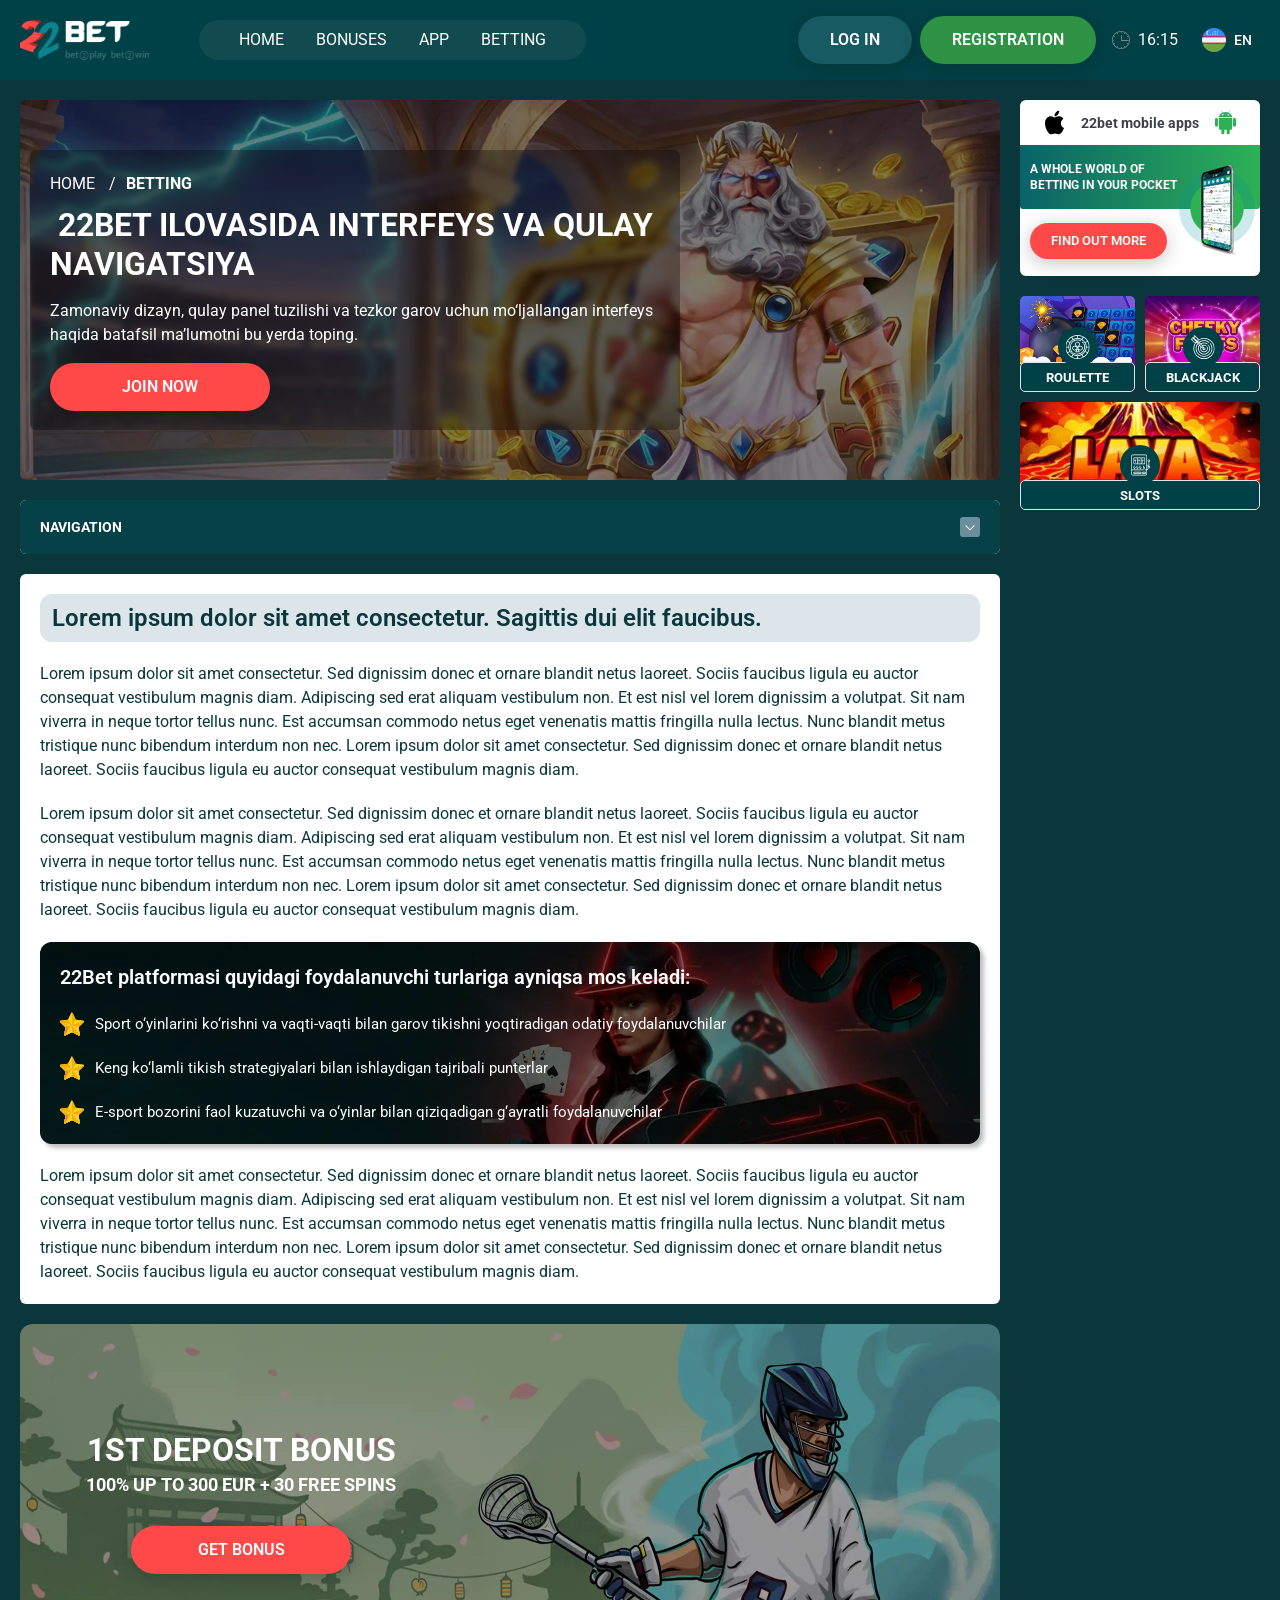
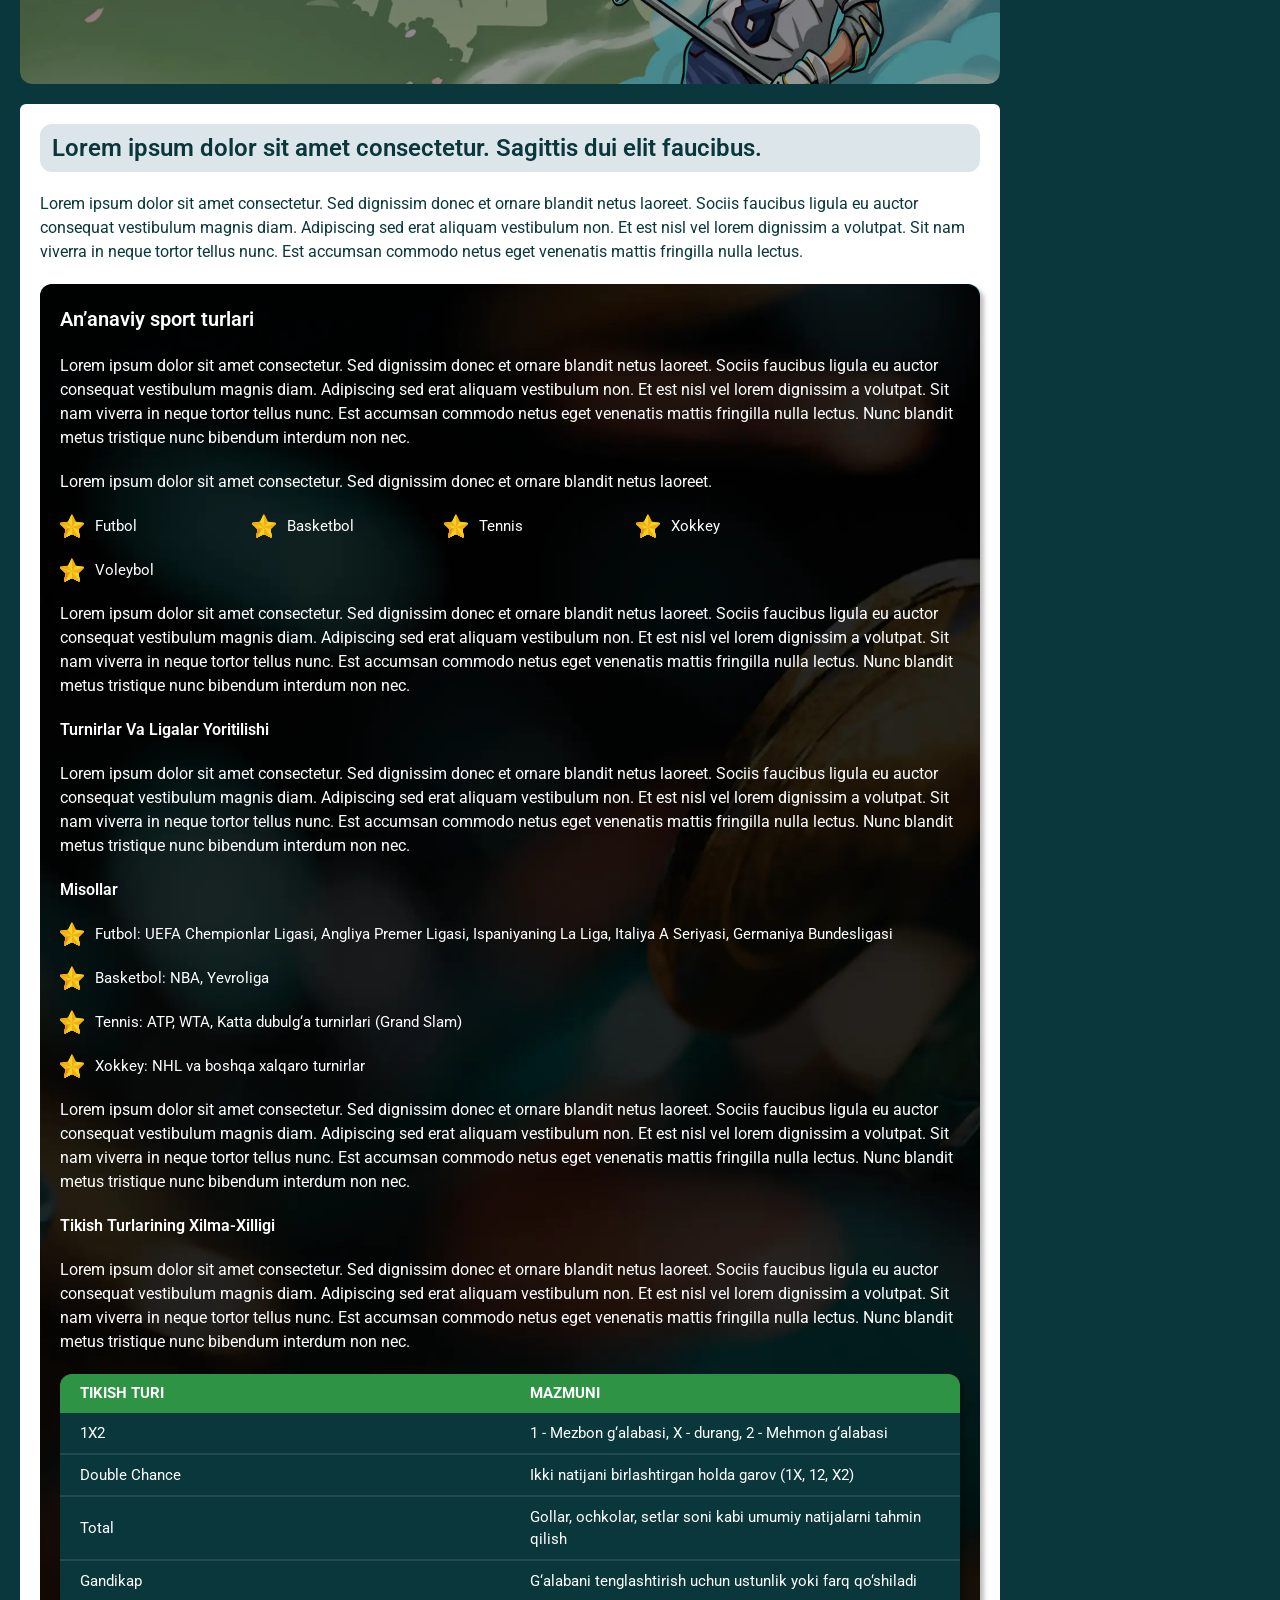
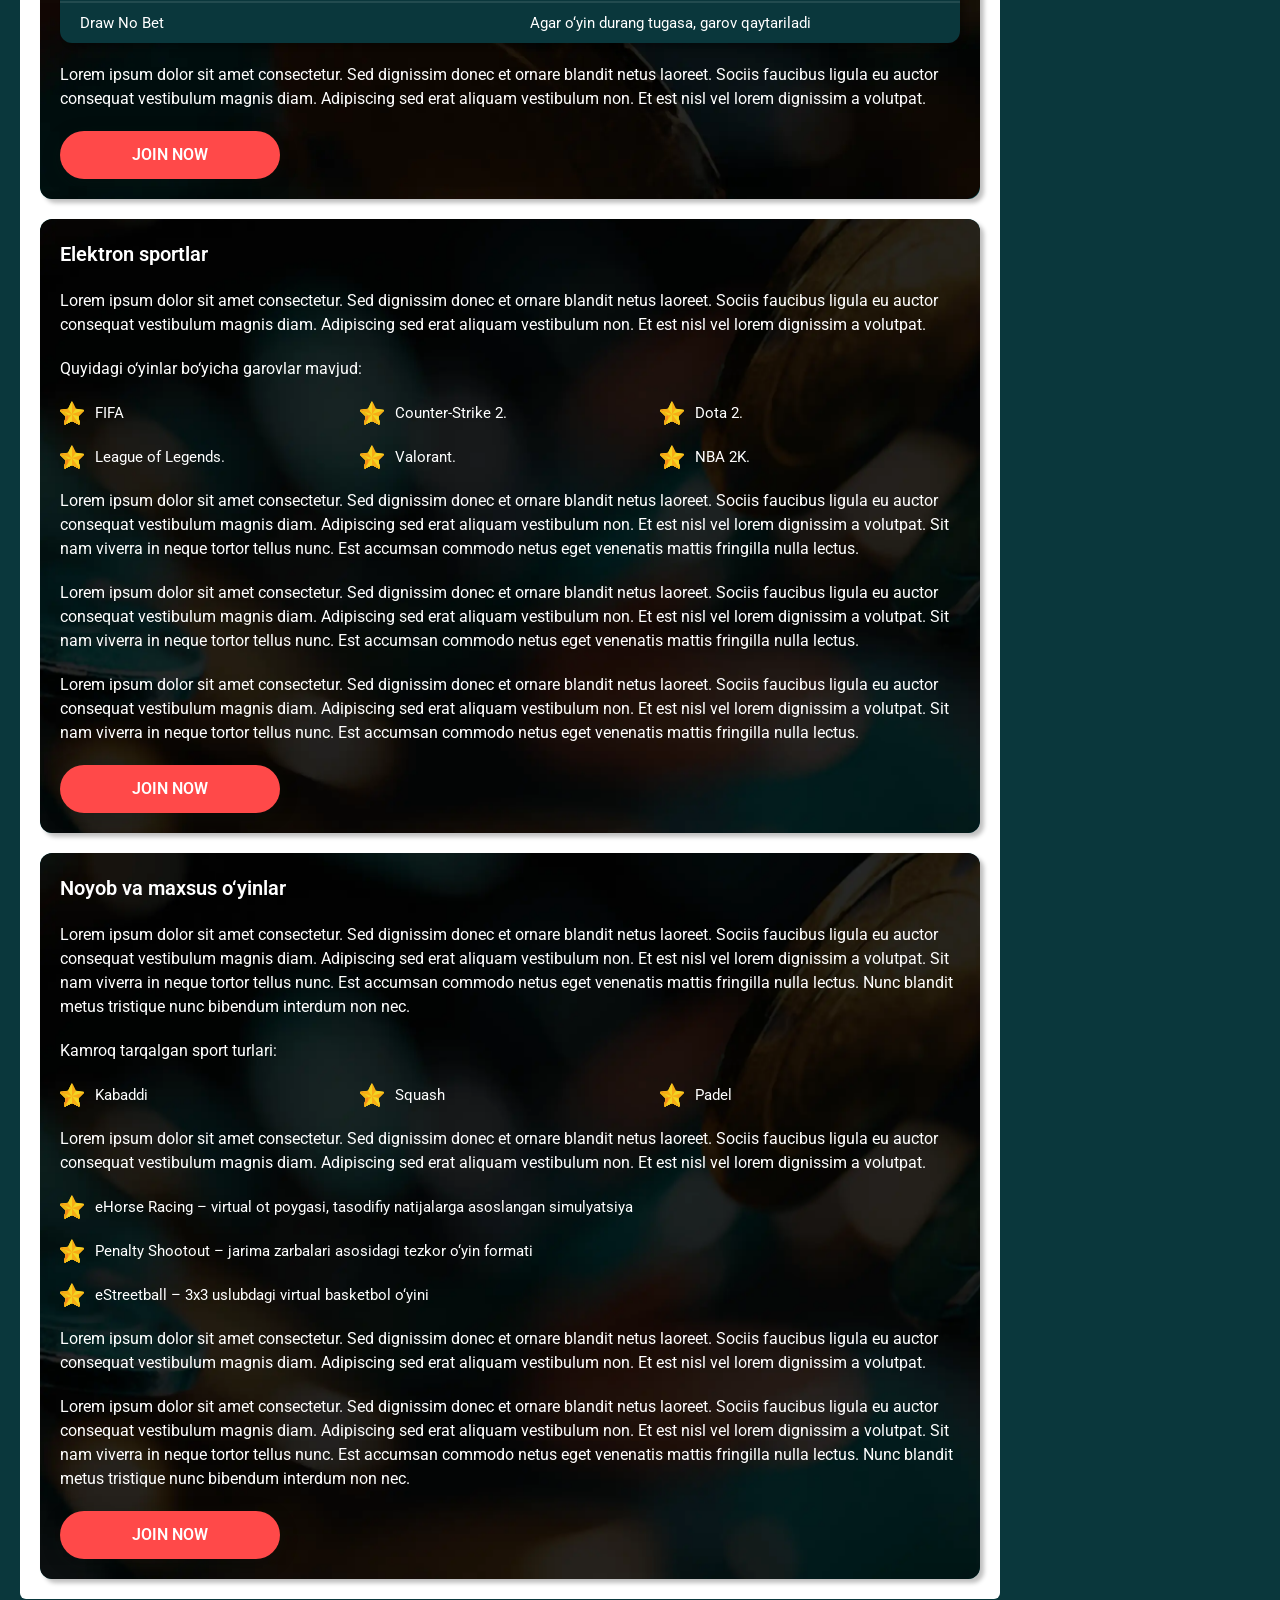
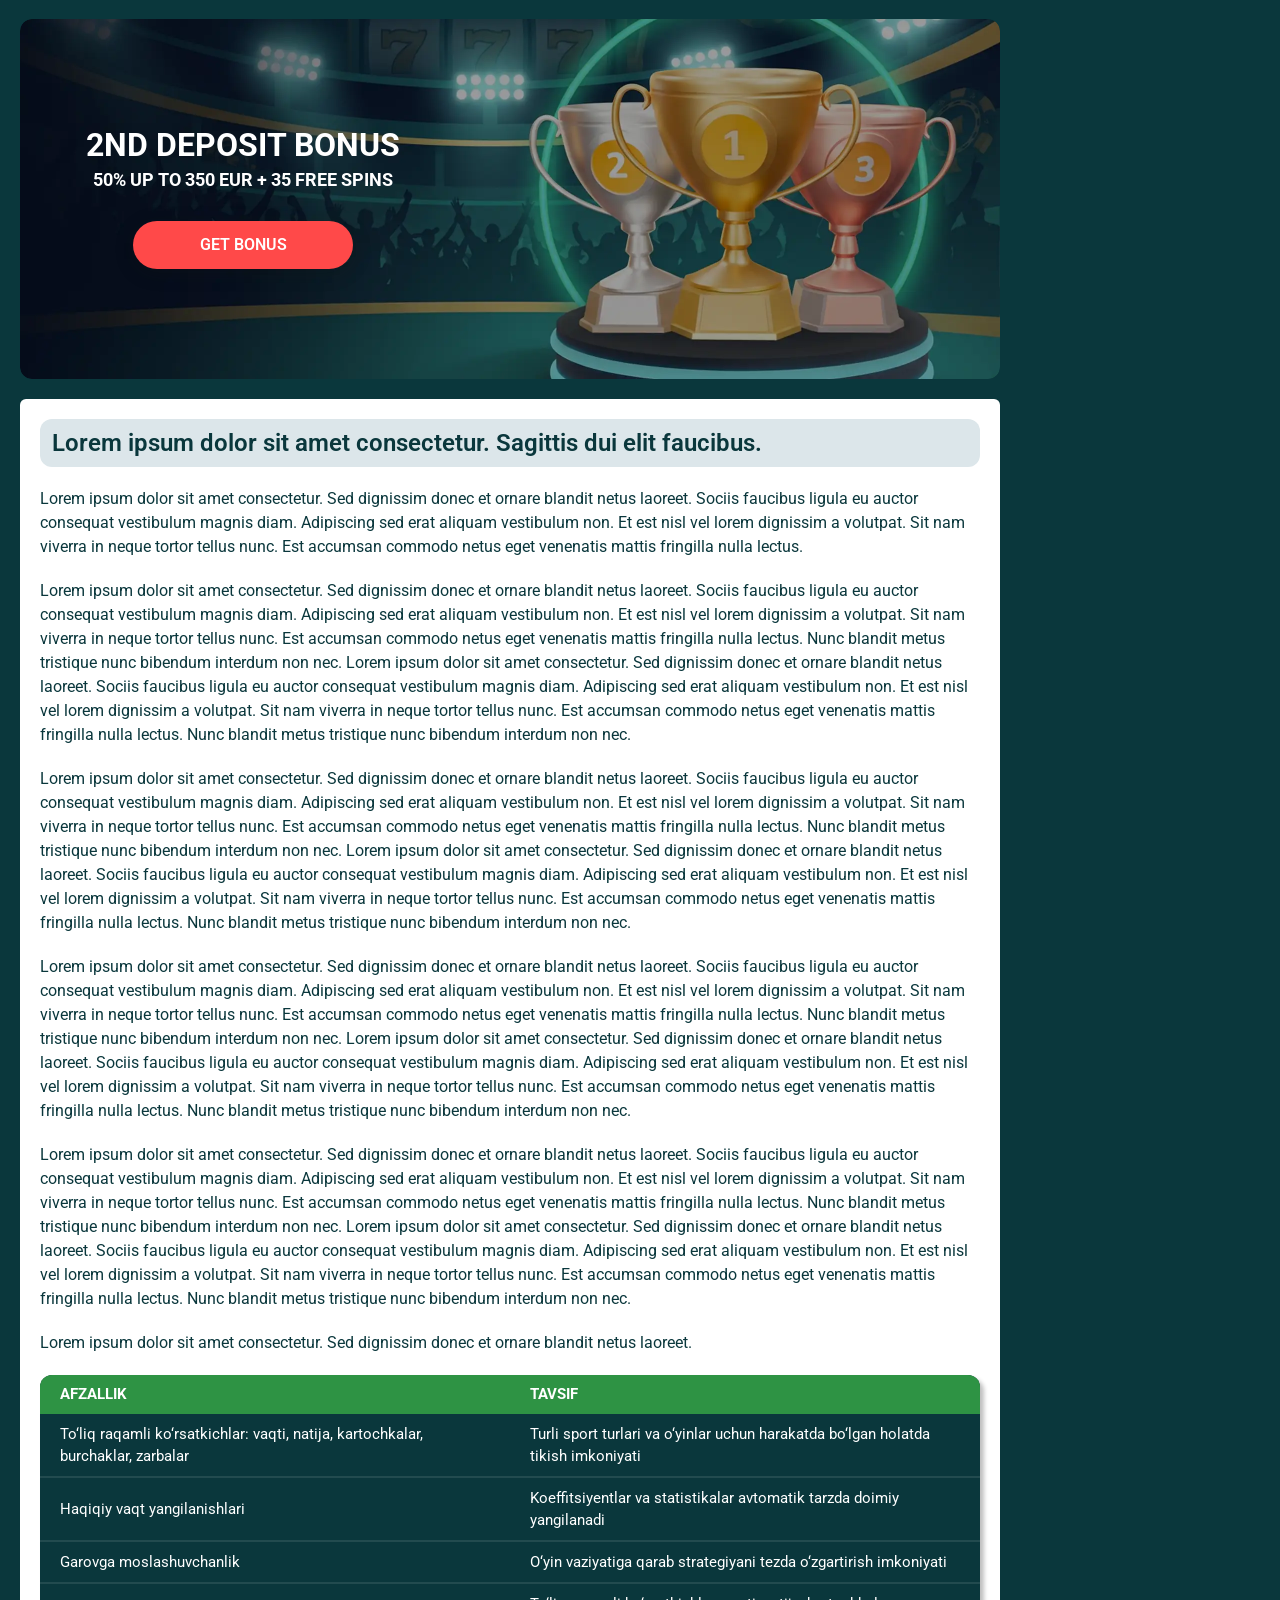
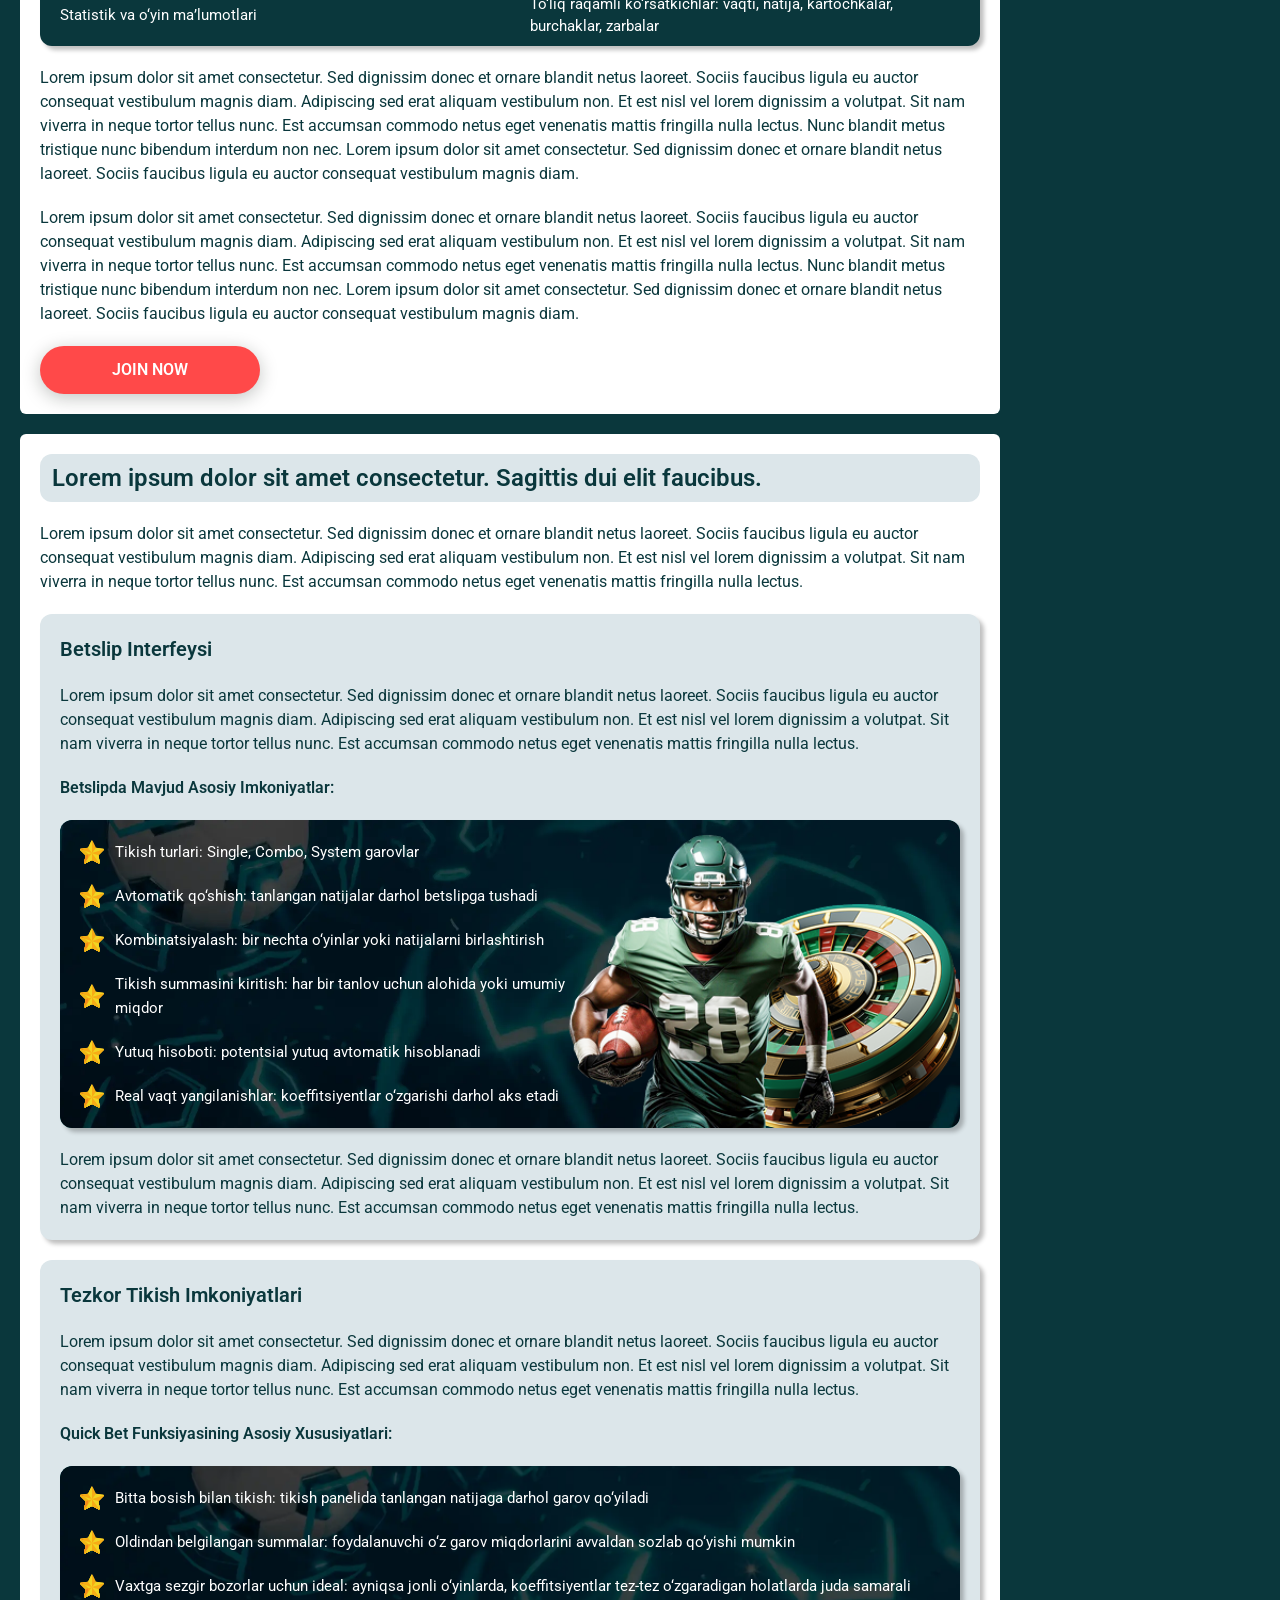
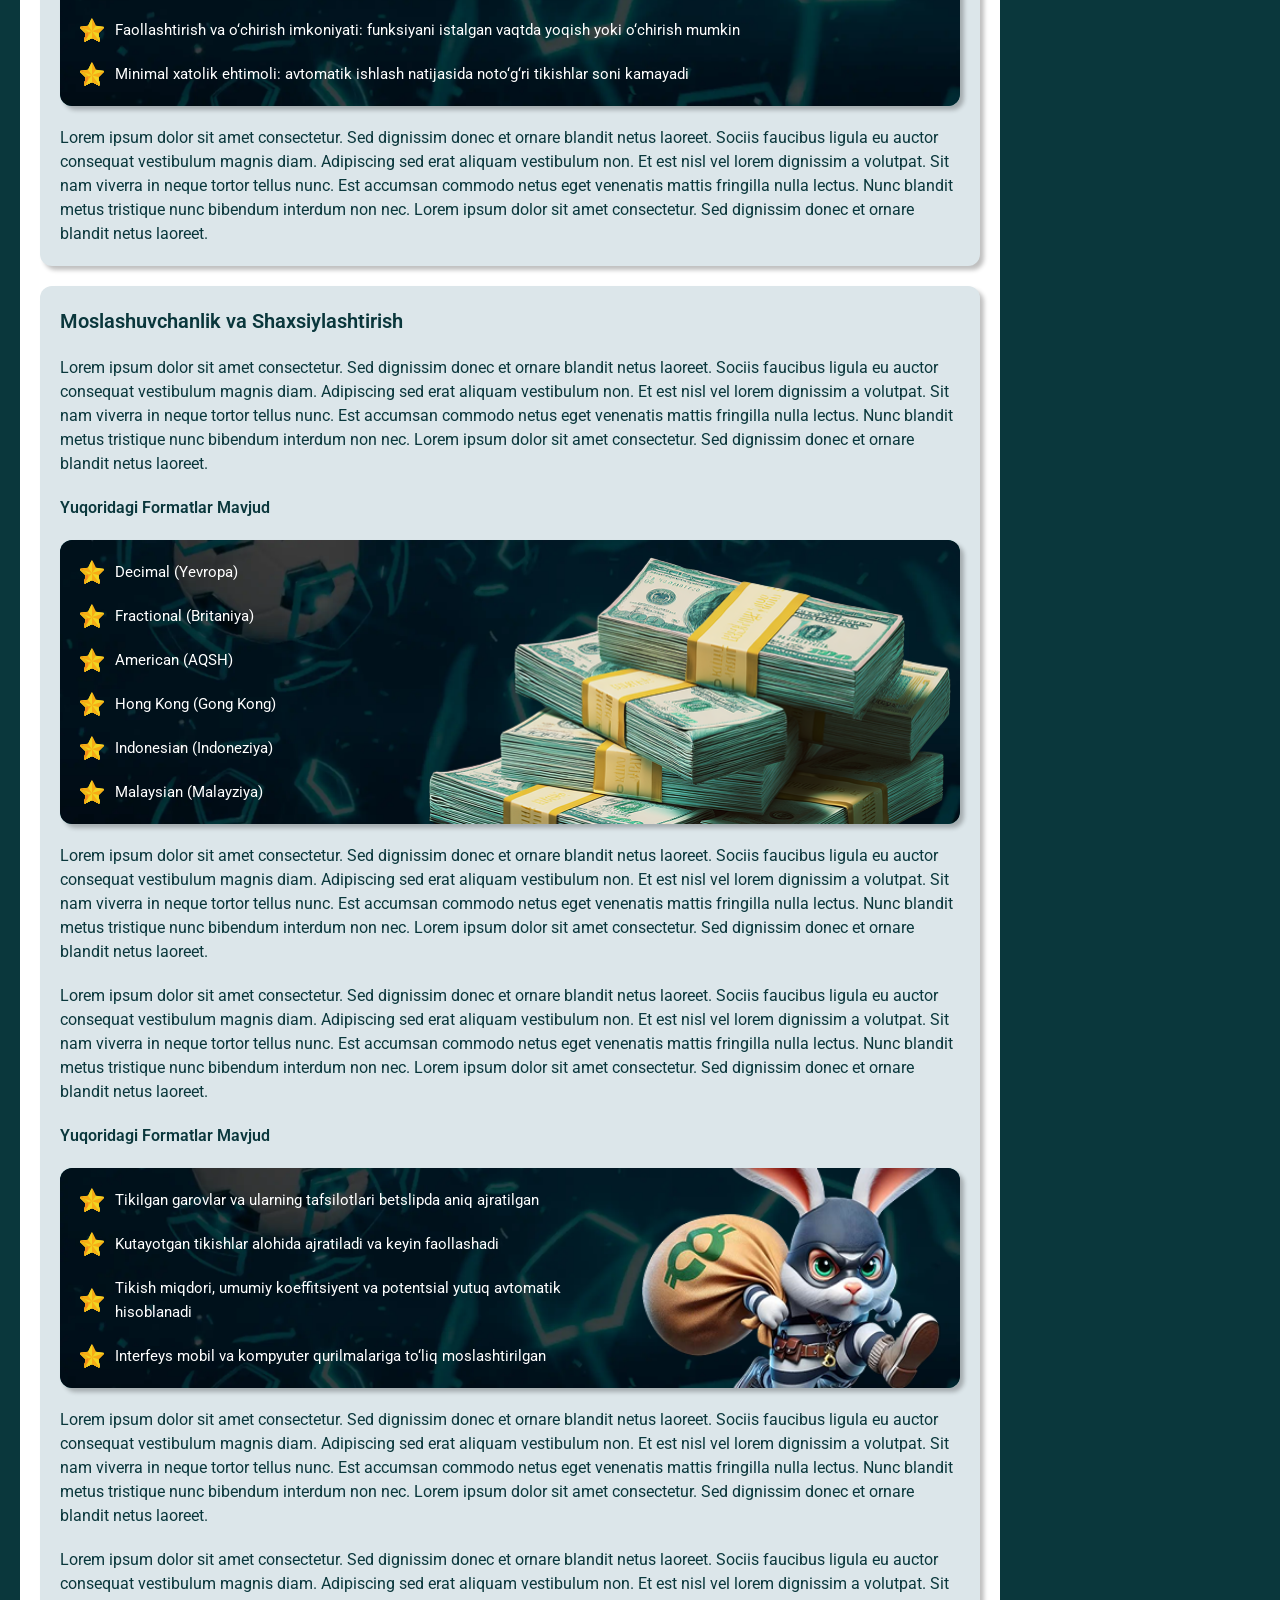
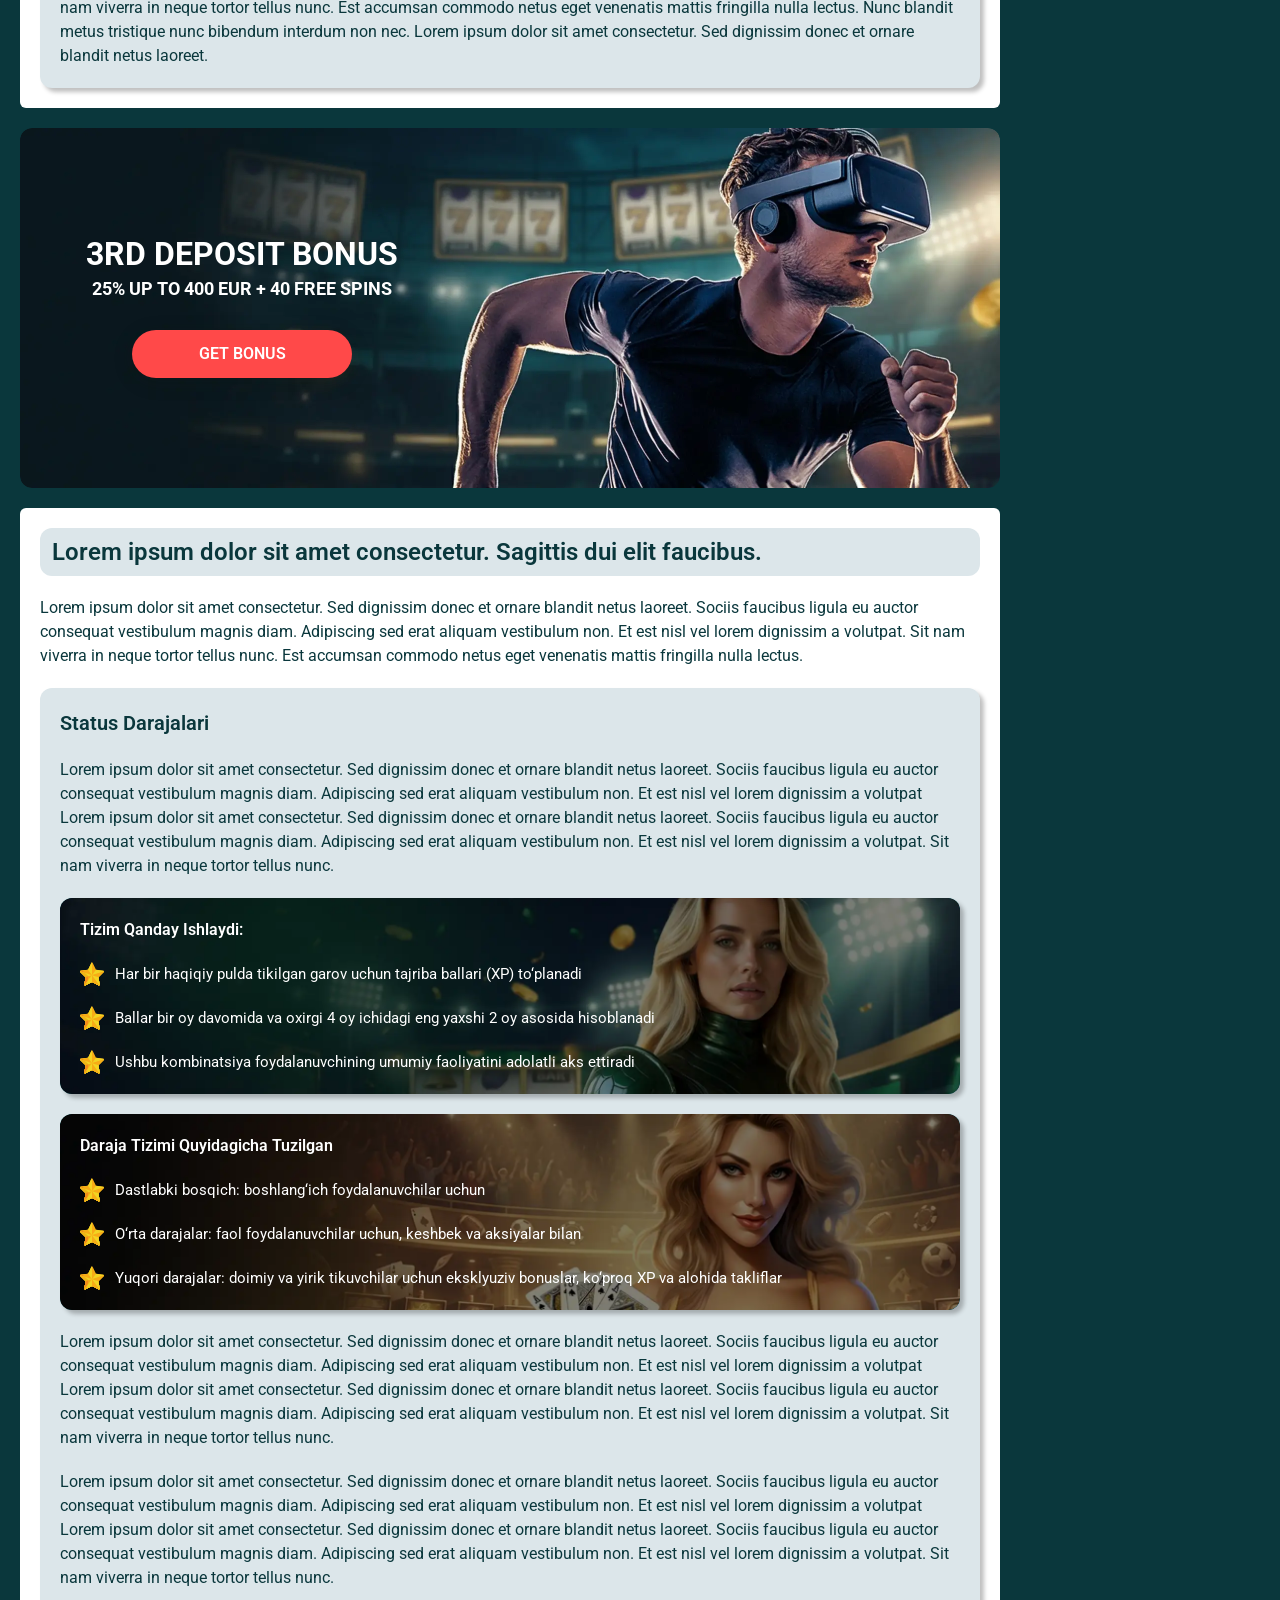
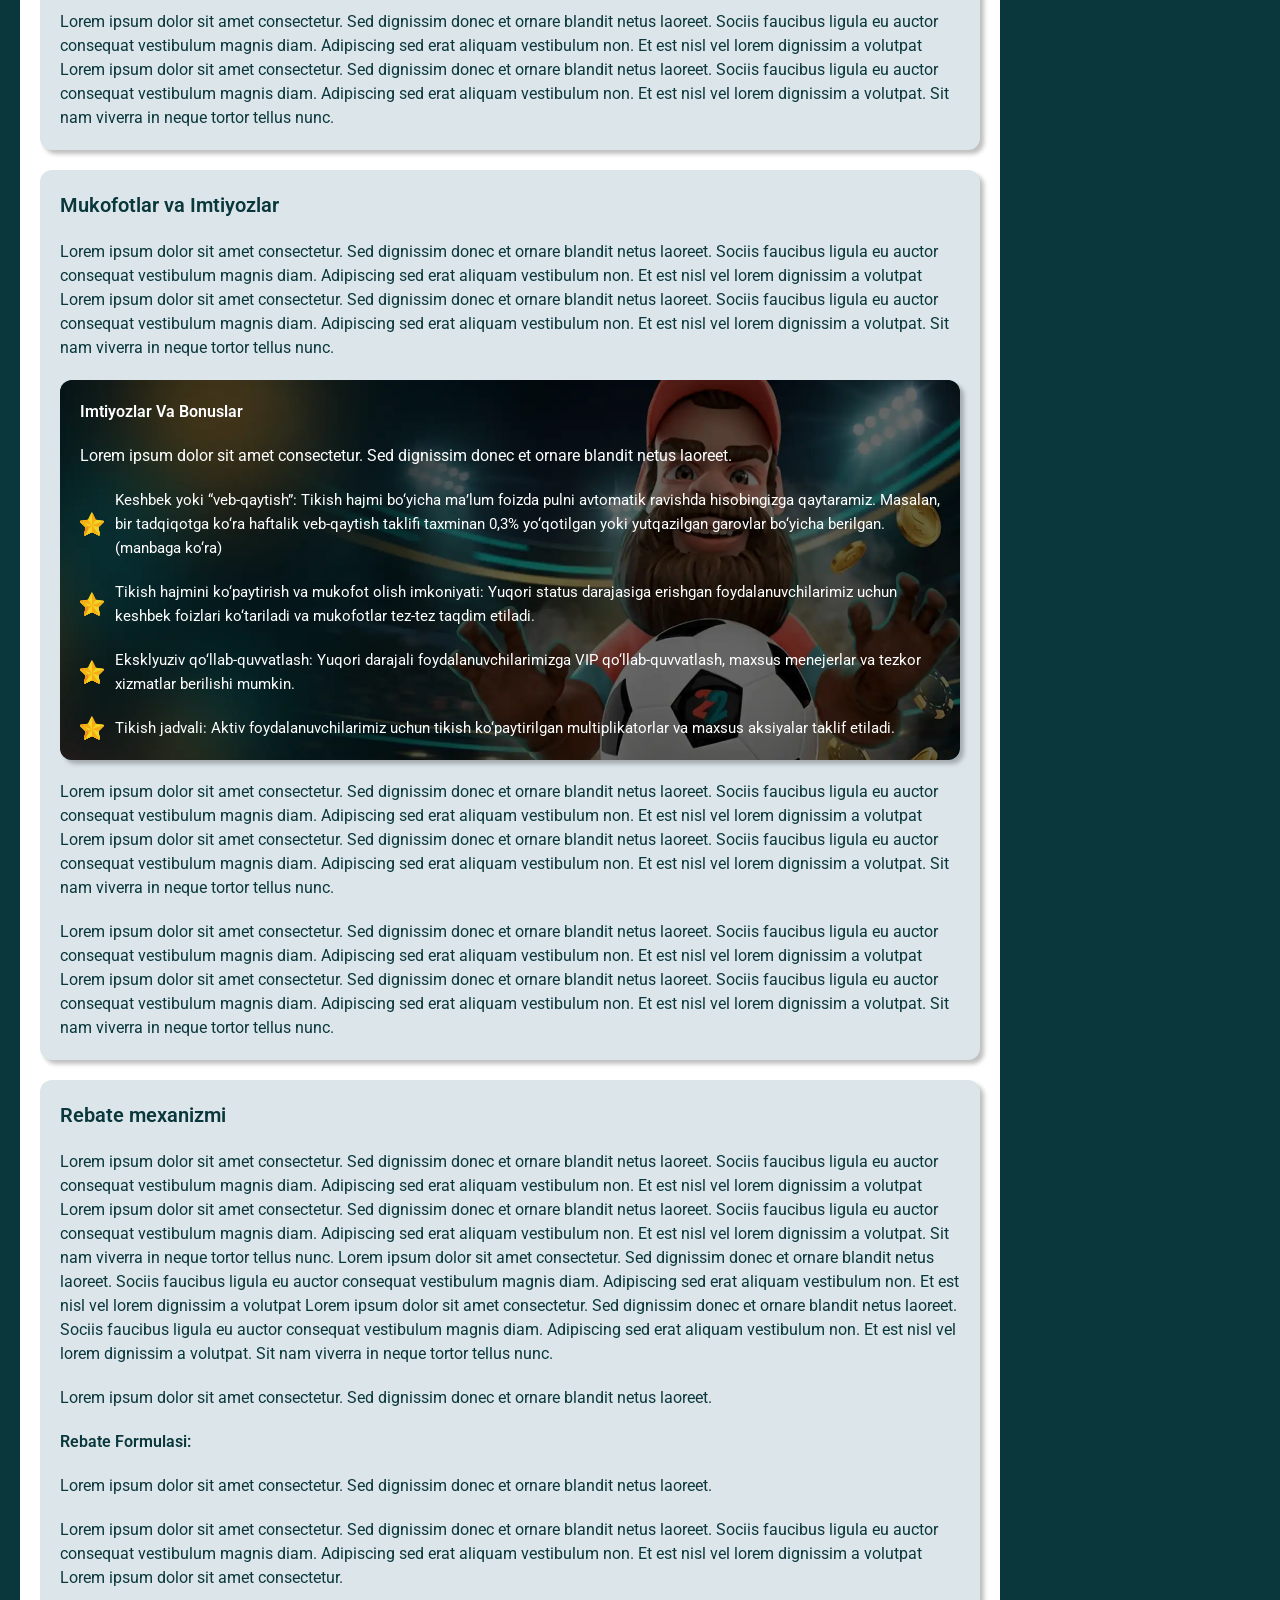
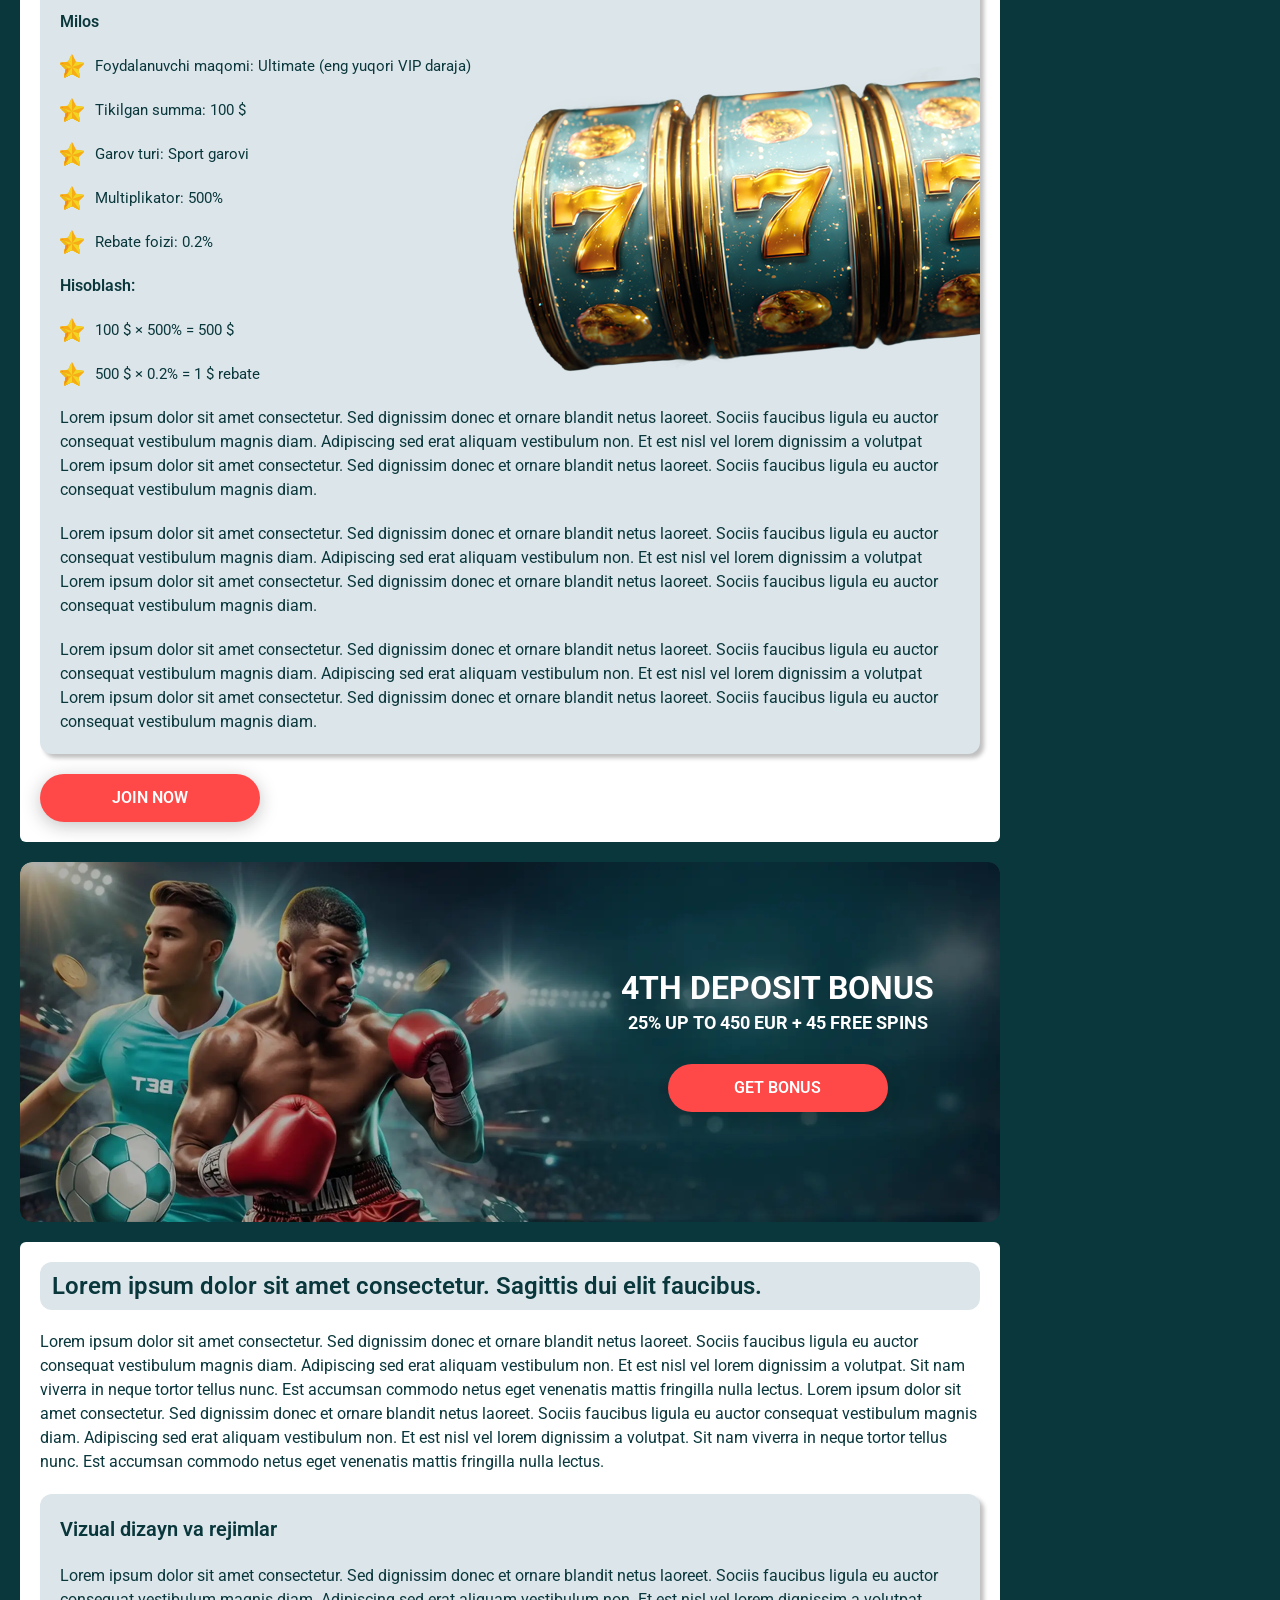
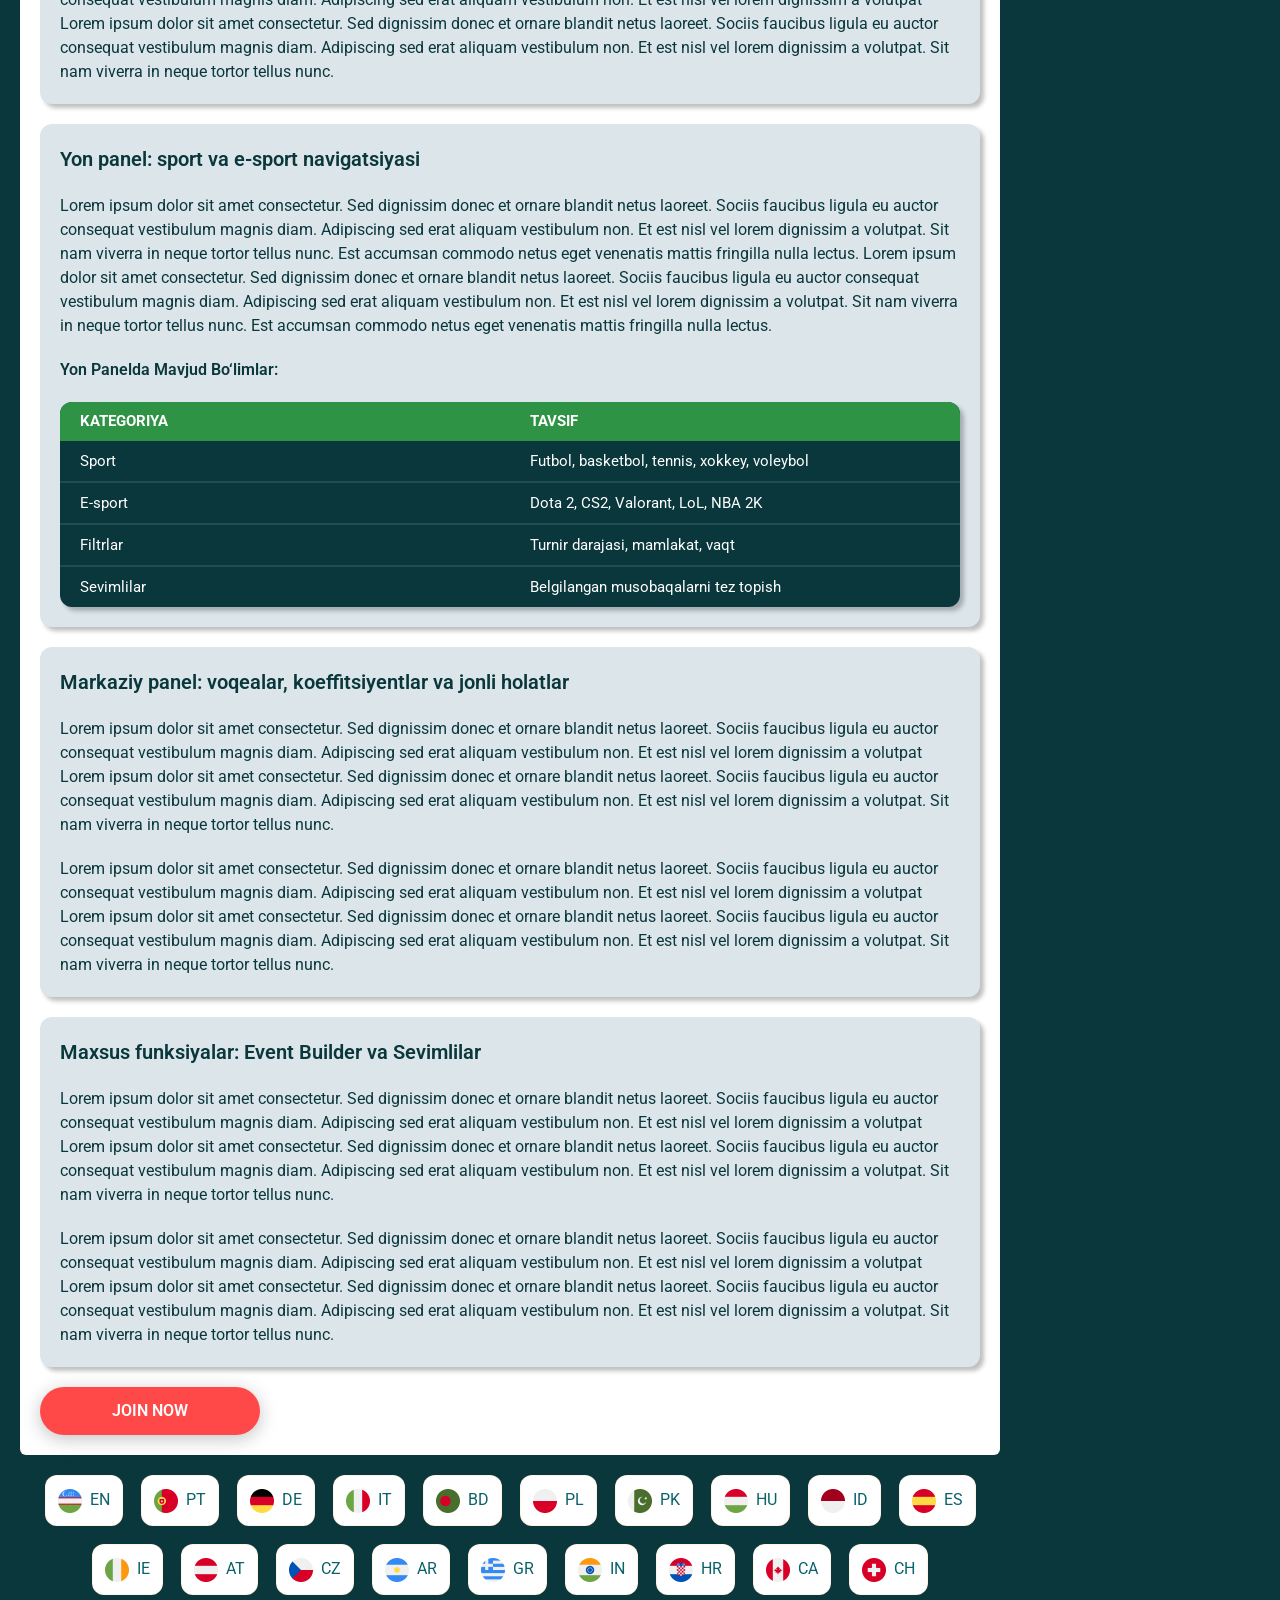
<file: betting.html>
<!DOCTYPE html>
<html lang="en">
  <head>
    <meta charset="UTF-8" />

    <meta name="viewport" content="width=device-width, initial-scale=1.0" />
    <title>22Bet Sportsbook Review 2026 | Guide for Slovenian Bettors  
</title>
    <meta name="description" content="22Bet is a prominent online sportsbook, offering over 50 markets, 30+ sports, live betting, and a hefty welcome bonus. Join the platform now and start playing." />
    <meta property="og:site_name" content="22Bet Casino" />
    <meta property="og:title" content="22Bet Sportsbook Review 2026 | Guide for Slovenian Bettors " />
    <meta property="og:type" content="website" />
    <meta property="og:url" content="http://22bet-casino.si/betting.html" />
   <meta property="og:image" content="og.png" />
    <meta property="og:image:alt" content="22Bet Casino" />
    <meta property="og:locale" content="en" />
    <meta property="og:description" content=" 22Bet is a prominent online sportsbook, offering over 50 markets, 30+ sports, live betting, and a hefty welcome bonus. Join the platform now and start playing." />
 <link rel="canonical" href="http://22bet-casino.si/betting.html">
    <link rel="preconnect" href="https://fonts.googleapis.com" />
    <link rel="preconnect" href="https://fonts.gstatic.com" crossorigin />
    <link
      href="https://fonts.googleapis.com/css2?family=Poppins&family=Roboto:wght@400;500;700&display=swap"
      rel="stylesheet"
    />
    <link rel="stylesheet" href="./css/reset.css" />
    <link rel="stylesheet" href="./css/main.css" />
    <link rel="stylesheet" href="./css/media.css" />
    <link rel="icon" href="./images/Group.png" type="image/x-icon" />
    <script
      src="https://code.jquery.com/jquery-3.6.1.min.js"
      integrity="sha256-o88AwQnZB+VDvE9tvIXrMQaPlFFSUTR+nldQm1LuPXQ="
      crossorigin="anonymous"
    ></script>
  </head>
  <body>
    <header class="header">
      <section class="content header__content">
        <a href="/" class="logo header__logo"
          ><img src="./images/logo.svg" alt="logo" title
        /></a>
        <button class="header__btn-menu">
          <svg
            width="16px"
            height="16px"
            viewBox="0 0 16 16"
            xmlns="http://www.w3.org/2000/svg"
          >
            <rect y="0" width="16" height="3" rx="1.5"></rect>
            <rect y="6.5" width="16" height="3" rx="1.5"></rect>
            <rect y="13" width="16" height="3" rx="1.5"></rect>
          </svg>
        </button>

        <nav class="menu header__menu">
          <ul class="header__menu-list">
               <li>
                <a href="/">
                Home
                </a>
              </li>
                
              <li>
                <a href="./bonus.html">
                 Bonuses
                </a>
              </li>
              
              <li>
                <a href="./app.html">
                 App
                </a>
              </li>
               <li>
                <a href="./betting.html">
               Betting
                </a>
              </li>
              
                </ul>
          <div class="header__button header__button-menu">
            <a href="#" class="button button__login-menu">log in</a>
            <a href="#" class="button button__menu">registration</a>
          </div>
        </nav>

        <a href="#" class="button button__login">log in</a>
        <a href="#" class="button button__singup">registration</a>
        <div id="clock" class="header__time">00:00</div>
         <div class="header__language">
                <div class="header__flag-wrap">
                  <a class="header__country" href="#">
                    <span><img src="./images/flag.png" alt=" Flag" title /></span>
                      <span>en</span>
                  </a>
                </div>
                <div class="header__flag-menu">
                  <ul>
                    
                    <li>
                      <a href="#" class="header__flag-link">
                        <span>
                          <img src="./images/flag-si.png" alt="flag" title />
                        </span>
                        <span>si</span>
                      </a>
                    </li>
                   
                   
                  </ul>
                </div>
              </div>  
      </section>
    </header>
    <main class="main home">
      <section class="main__wrap">
        <aside class="sidebar sidebar-left ">
            <div class="sidebar-left__champion">
                <div class="top-champion__links-desk menu__review-desk">TOP Championships</div>
            </div>
            <div class="sidebar-left__matches">
                <div class="top-matches__links-desk menu__review-desk">Top matches</div>
            </div>
                <div class="sidebar-left__quik">
                  <div class="menu__links-desk"><a href="#">
                    <img src="./images/sidebar/liveEvents-sidebar.svg" alt="" title="">Live events</a>
                  </div>
                  <ul class="menu__links">
                    <li>
                      <a href="#"
                        ><img
                          src="./images/sidebar/football.svg"
                          alt="Football"
                          title
                        />Football (44)</a
                      >
                    </li>
                    <li>
                      <a href="#"
                        ><img
                          src="./images/sidebar/tennis.svg"
                          alt="Tennis"
                          title
                        />Tennis (47)</a
                      >
                    </li>
                    <li>
                      <a href="#"
                        ><img
                          src="./images/sidebar/basketball.svg"
                          alt="Basketball"
                          title
                        />Basketball (26)</a
                      >
                    </li>
                    <li>
                      <a href="#"
                        ><img
                          src="./images/sidebar/hockey.svg"
                          alt="Ice Hockey"
                          title
                        />Ice Hockey (18)</a
                      >
                    </li>
                    
                    <li>
                      <a href="#"
                        ><img
                          src="./images/sidebar/volleyball.svg"
                          alt="Volleyball"
                          title
                        />Volleyball (15)</a
                      >
                    </li>
                     <li>
                      <a href="#"
                        ><img
                          src="./images/sidebar/table-tenis.svg"
                          alt="Table Tennis"
                          title
                        />Table Tennis (15)</a
                      >
                    </li>
                     <li>
                      <a href="#"
                        ><img
                          src="./images/sidebar/handball.svg"
                          alt="Handball"
                          title
                        />Handball (15)</a
                      >
                    </li>
                     <li>
                      <a href="#"
                        ><img
                          src="./images/sidebar/cricket.svg"
                          alt="Cricket"
                          title
                        />Cricket (15)</a
                      >
                    </li>
                     <li>
                      <a href="#"
                        ><img
                          src="./images/sidebar/esports.svg"
                          alt="Esports"
                          title
                        />Esports (15)</a
                      >
                    </li>
                    
                   
                  </ul>
                </div>
              
                <div class="sidebar-left__review">
                  <div class="menu__review-desk sidebar__desk">Navigation
</div>
                  <ul class="menu__review sidebar__list">
                   <li><a href="#">Lorem ipsum dolor sit amet consectetur. Sagittis dui elit faucibus.</a></li>
                    <li><a href="#">Lorem ipsum dolor sit amet consectetur. Sagittis dui elit faucibus.</a></li>
                    <li><a href="#">Lorem ipsum dolor sit amet consectetur. Sagittis dui elit faucibus.</a></li>
                    <li><a href="#">Lorem ipsum dolor sit amet consectetur. Sagittis dui elit faucibus.</a></li>
                    <li><a href="#">Lorem ipsum dolor sit amet consectetur. Sagittis dui elit faucibus.</a></li>
                    <li><a href="#">Lorem ipsum dolor sit amet consectetur. Sagittis dui elit faucibus.</a></li>
                         </ul>
                </div>
             
        </aside>
       <section class="content__wrapper ">

       
          <section class="content hero">
           
            <div class="background">
              <img src="./images/betting/bg-betting.webp" alt="hero" title />
              
            </div>
            <div class="hero__wrapper hero__wrapper-main">
              <div class="hero__data">
                   <ul
              class="breadcrumbs"
             
            >
              <li
                
              >
                <a href="/">
                  <span >Home</span></a
                >
               
              </li>
              <li 
               
              >
                <a> <span >Betting</span></a>
                
              </li>
            </ul>
                <h1 class="title general hero__title">
            22Bet ilovasida interfeys va qulay navigatsiya
                </h1>
                <p class="hero__text">Zamonaviy dizayn, qulay panel tuzilishi va tezkor garov uchun mo‘ljallangan interfeys haqida batafsil ma’lumotni bu yerda toping.</p>
                <a href="#" class="button  hero__button">Join Now</a>
               
              </div>
             
            </div>
          </section>
          <section class="content menu-review__content">
            
                <div class="menu__review-desk menu__review-content">Navigation
</div>
                <ul class="menu__review menu__review-list">
                     <li><a href="#">Lorem ipsum dolor sit amet consectetur. Sagittis dui elit faucibus.</a></li>
                    <li><a href="#">Lorem ipsum dolor sit amet consectetur. Sagittis dui elit faucibus.</a></li>
                    <li><a href="#">Lorem ipsum dolor sit amet consectetur. Sagittis dui elit faucibus.</a></li>
                    <li><a href="#">Lorem ipsum dolor sit amet consectetur. Sagittis dui elit faucibus.</a></li>
                    <li><a href="#">Lorem ipsum dolor sit amet consectetur. Sagittis dui elit faucibus.</a></li>
                    <li><a href="#">Lorem ipsum dolor sit amet consectetur. Sagittis dui elit faucibus.</a></li>
                        </ul>
             
          
          </section>
           <section class="content article" >
   <h2 class="title high article__title">Lorem ipsum dolor sit amet consectetur. Sagittis dui elit faucibus.</h2>
   <p> Lorem ipsum dolor sit amet consectetur. Sed dignissim donec et ornare blandit netus laoreet. Sociis faucibus ligula eu auctor consequat vestibulum magnis diam. Adipiscing sed erat aliquam vestibulum non. Et est nisl vel lorem dignissim a volutpat. Sit nam viverra in neque tortor tellus nunc. Est accumsan commodo netus eget venenatis mattis fringilla nulla lectus. Nunc blandit metus tristique nunc bibendum interdum non nec. Lorem ipsum dolor sit amet consectetur. Sed dignissim donec et ornare blandit netus laoreet. Sociis faucibus ligula eu auctor consequat vestibulum magnis diam. </p>
   <p>Lorem ipsum dolor sit amet consectetur. Sed dignissim donec et ornare blandit netus laoreet. Sociis faucibus ligula eu auctor consequat vestibulum magnis diam. Adipiscing sed erat aliquam vestibulum non. Et est nisl vel lorem dignissim a volutpat. Sit nam viverra in neque tortor tellus nunc. Est accumsan commodo netus eget venenatis mattis fringilla nulla lectus. Nunc blandit metus tristique nunc bibendum interdum non nec. Lorem ipsum dolor sit amet consectetur. Sed dignissim donec et ornare blandit netus laoreet. Sociis faucibus ligula eu auctor consequat vestibulum magnis diam.  </p>
   <div class="image ">
             <div class="background backgroundBetting">
                <img src="./images/betting/betting-img1.webp" alt="banner" title />
                </div>
<h3>22Bet platformasi quyidagi foydalanuvchi turlariga ayniqsa mos keladi:</h3>
              <ul class="">
                <li>Sport o‘yinlarini ko‘rishni va vaqti-vaqti bilan garov tikishni yoqtiradigan odatiy foydalanuvchilar</li>
                <li>Keng ko‘lamli tikish strategiyalari bilan ishlaydigan tajribali punterlar</li>
                <li>E-sport bozorini faol kuzatuvchi va o‘yinlar bilan qiziqadigan g‘ayratli foydalanuvchilar</li>
               </ul>
            </div>
   <p>Lorem ipsum dolor sit amet consectetur. Sed dignissim donec et ornare blandit netus laoreet. Sociis faucibus ligula eu auctor consequat vestibulum magnis diam. Adipiscing sed erat aliquam vestibulum non. Et est nisl vel lorem dignissim a volutpat. Sit nam viverra in neque tortor tellus nunc. Est accumsan commodo netus eget venenatis mattis fringilla nulla lectus. Nunc blandit metus tristique nunc bibendum interdum non nec. Lorem ipsum dolor sit amet consectetur. Sed dignissim donec et ornare blandit netus laoreet. Sociis faucibus ligula eu auctor consequat vestibulum magnis diam. </p>
           </section>
           <section class="content banner banner__main">
            <div class="background banner__background">
              <img src="./images/main/banner-main1.webp" alt="banner" title />
            </div>
            <div class="banner__info">
              <h2 class="title high banner__title-main">
     1st Deposit Bonus
                
              </h2>
<p class="banner__subtitle"> 100% up to 300 EUR + 30 Free spins</p>
              <a href="#" class="button banner__button">Get Bonus</a>
              
            </div>
          </section>
          <section class="content article" >
   <h2 class="title high article__title">Lorem ipsum dolor sit amet consectetur. Sagittis dui elit faucibus.</h2>
   <p>Lorem ipsum dolor sit amet consectetur. Sed dignissim donec et ornare blandit netus laoreet. Sociis faucibus ligula eu auctor consequat vestibulum magnis diam. Adipiscing sed erat aliquam vestibulum non. Et est nisl vel lorem dignissim a volutpat. Sit nam viverra in neque tortor tellus nunc. Est accumsan commodo netus eget venenatis mattis fringilla nulla lectus. </p>
    <div class="image ">
             <div class="background ">
                <img src="./images/betting/betting-img2.webp" alt="banner" title />
                </div>
<h3>An’anaviy sport turlari</h3>
<p>Lorem ipsum dolor sit amet consectetur. Sed dignissim donec et ornare blandit netus laoreet. Sociis faucibus ligula eu auctor consequat vestibulum magnis diam. Adipiscing sed erat aliquam vestibulum non. Et est nisl vel lorem dignissim a volutpat. Sit nam viverra in neque tortor tellus nunc. Est accumsan commodo netus eget venenatis mattis fringilla nulla lectus. Nunc blandit metus tristique nunc bibendum interdum non nec.</p>
<p>Lorem ipsum dolor sit amet consectetur. Sed dignissim donec et ornare blandit netus laoreet.</p>
              <ul class="flex-list flex-listBettings">
                <li>Futbol</li>
                <li>Basketbol</li>
                <li>Tennis</li>
                <li>Xokkey</li>
                <li>Voleybol</li>
               </ul>
               <p>Lorem ipsum dolor sit amet consectetur. Sed dignissim donec et ornare blandit netus laoreet. Sociis faucibus ligula eu auctor consequat vestibulum magnis diam. Adipiscing sed erat aliquam vestibulum non. Et est nisl vel lorem dignissim a volutpat. Sit nam viverra in neque tortor tellus nunc. Est accumsan commodo netus eget venenatis mattis fringilla nulla lectus. Nunc blandit metus tristique nunc bibendum interdum non nec.</p>
               <h4>Turnirlar va ligalar yoritilishi</h4>
                <p>Lorem ipsum dolor sit amet consectetur. Sed dignissim donec et ornare blandit netus laoreet. Sociis faucibus ligula eu auctor consequat vestibulum magnis diam. Adipiscing sed erat aliquam vestibulum non. Et est nisl vel lorem dignissim a volutpat. Sit nam viverra in neque tortor tellus nunc. Est accumsan commodo netus eget venenatis mattis fringilla nulla lectus. Nunc blandit metus tristique nunc bibendum interdum non nec.</p>
               <h4>Misollar</h4>
               <ul>
                <li>Futbol: UEFA Chempionlar Ligasi, Angliya Premer Ligasi, Ispaniyaning La Liga, Italiya A Seriyasi, Germaniya Bundesligasi</li>
                <li>Basketbol: NBA, Yevroliga</li>
                <li>Tennis: ATP, WTA, Katta dubulg‘a turnirlari (Grand Slam)</li>
                <li>Xokkey: NHL va boshqa xalqaro turnirlar</li>
               </ul>
               <p>Lorem ipsum dolor sit amet consectetur. Sed dignissim donec et ornare blandit netus laoreet. Sociis faucibus ligula eu auctor consequat vestibulum magnis diam. Adipiscing sed erat aliquam vestibulum non. Et est nisl vel lorem dignissim a volutpat. Sit nam viverra in neque tortor tellus nunc. Est accumsan commodo netus eget venenatis mattis fringilla nulla lectus. Nunc blandit metus tristique nunc bibendum interdum non nec.</p>
               <h4>Tikish turlarining xilma-xilligi</h4>
               <p>Lorem ipsum dolor sit amet consectetur. Sed dignissim donec et ornare blandit netus laoreet. Sociis faucibus ligula eu auctor consequat vestibulum magnis diam. Adipiscing sed erat aliquam vestibulum non. Et est nisl vel lorem dignissim a volutpat. Sit nam viverra in neque tortor tellus nunc. Est accumsan commodo netus eget venenatis mattis fringilla nulla lectus. Nunc blandit metus tristique nunc bibendum interdum non nec.</p>
                   <div class=" features__table">
              <table>
                <thead>
                  <tr>
                <th>Tikish Turi</th>
                <th>Mazmuni</th>
                  </tr>
                </thead>
                <tbody>
    <tr>
      <td>1X2</td>
      <td>1 - Mezbon g‘alabasi, X - durang, 2 - Mehmon g‘alabasi</td>
    </tr>
    <tr>
      <td>Double Chance</td>
      <td>Ikki natijani birlashtirgan holda garov (1X, 12, X2)</td>
    </tr>
    <tr>
      <td>Total</td>
      <td>Gollar, ochkolar, setlar soni kabi umumiy natijalarni tahmin qilish</td>
    </tr>
    <tr>
      <td>Gandikap</td>
      <td>G‘alabani tenglashtirish uchun ustunlik yoki farq qo‘shiladi</td>
    </tr>
    <tr>
      <td>Draw No Bet</td>
      <td>Agar o‘yin durang tugasa, garov qaytariladi</td>
    </tr>
                </tbody>
              </table>
            </div>
            <p>Lorem ipsum dolor sit amet consectetur. Sed dignissim donec et ornare blandit netus laoreet. Sociis faucibus ligula eu auctor consequat vestibulum magnis diam. Adipiscing sed erat aliquam vestibulum non. Et est nisl vel lorem dignissim a volutpat. </p>
            <a href="#" class="button">Join Now</a>
            </div>
            <div class="image ">
             <div class="background ">
                <img src="./images/betting/betting-img2.webp" alt="banner" title />
                </div>
<h3>Elektron sportlar</h3>
<p>Lorem ipsum dolor sit amet consectetur. Sed dignissim donec et ornare blandit netus laoreet. Sociis faucibus ligula eu auctor consequat vestibulum magnis diam. Adipiscing sed erat aliquam vestibulum non. Et est nisl vel lorem dignissim a volutpat.</p>
<p>Quyidagi o‘yinlar bo‘yicha garovlar mavjud:</p>
              <ul class="flex-list flex-listBetting">
                <li>FIFA</li>
                <li>Counter-Strike 2.</li>
                <li>Dota 2.</li>
                <li>League of Legends.</li>
                <li>Valorant.</li>
                <li>NBA 2K.</li>
               </ul>
               <p>Lorem ipsum dolor sit amet consectetur. Sed dignissim donec et ornare blandit netus laoreet. Sociis faucibus ligula eu auctor consequat vestibulum magnis diam. Adipiscing sed erat aliquam vestibulum non. Et est nisl vel lorem dignissim a volutpat. Sit nam viverra in neque tortor tellus nunc. Est accumsan commodo netus eget venenatis mattis fringilla nulla lectus. </p>
             
               <p>Lorem ipsum dolor sit amet consectetur. Sed dignissim donec et ornare blandit netus laoreet. Sociis faucibus ligula eu auctor consequat vestibulum magnis diam. Adipiscing sed erat aliquam vestibulum non. Et est nisl vel lorem dignissim a volutpat. Sit nam viverra in neque tortor tellus nunc. Est accumsan commodo netus eget venenatis mattis fringilla nulla lectus. </p>
              
            <p>Lorem ipsum dolor sit amet consectetur. Sed dignissim donec et ornare blandit netus laoreet. Sociis faucibus ligula eu auctor consequat vestibulum magnis diam. Adipiscing sed erat aliquam vestibulum non. Et est nisl vel lorem dignissim a volutpat. Sit nam viverra in neque tortor tellus nunc. Est accumsan commodo netus eget venenatis mattis fringilla nulla lectus. </p>
            <a href="#" class="button">Join Now</a>
            </div>
               <div class="image ">
             <div class="background ">
                <img src="./images/betting/betting-img2.webp" alt="banner" title />
                </div>
<h3>Noyob va maxsus o‘yinlar</h3>
<p>Lorem ipsum dolor sit amet consectetur. Sed dignissim donec et ornare blandit netus laoreet. Sociis faucibus ligula eu auctor consequat vestibulum magnis diam. Adipiscing sed erat aliquam vestibulum non. Et est nisl vel lorem dignissim a volutpat. Sit nam viverra in neque tortor tellus nunc. Est accumsan commodo netus eget venenatis mattis fringilla nulla lectus. Nunc blandit metus tristique nunc bibendum interdum non nec.</p>
<p>Kamroq tarqalgan sport turlari:</p>
              <ul class="flex-list flex-listBetting">
                <li>Kabaddi</li>
                <li>Squash</li>
                <li>Padel</li>
               </ul>
               <p>Lorem ipsum dolor sit amet consectetur. Sed dignissim donec et ornare blandit netus laoreet. Sociis faucibus ligula eu auctor consequat vestibulum magnis diam. Adipiscing sed erat aliquam vestibulum non. Et est nisl vel lorem dignissim a volutpat.</p>
              
               <ul>
                <li>eHorse Racing – virtual ot poygasi, tasodifiy natijalarga asoslangan simulyatsiya</li>
                <li>Penalty Shootout – jarima zarbalari asosidagi tezkor o‘yin formati</li>
                <li>eStreetball – 3x3 uslubdagi virtual basketbol o‘yini</li>
               </ul>
               <p>Lorem ipsum dolor sit amet consectetur. Sed dignissim donec et ornare blandit netus laoreet. Sociis faucibus ligula eu auctor consequat vestibulum magnis diam. Adipiscing sed erat aliquam vestibulum non. Et est nisl vel lorem dignissim a volutpat.</p>
              
            <p>Lorem ipsum dolor sit amet consectetur. Sed dignissim donec et ornare blandit netus laoreet. Sociis faucibus ligula eu auctor consequat vestibulum magnis diam. Adipiscing sed erat aliquam vestibulum non. Et est nisl vel lorem dignissim a volutpat. Sit nam viverra in neque tortor tellus nunc. Est accumsan commodo netus eget venenatis mattis fringilla nulla lectus. Nunc blandit metus tristique nunc bibendum interdum non nec.</p>
            <a href="#" class="button">Join Now</a>
            </div>
  </section>
     <section class="content banner banner__main">
            <div class="background ">
              <img src="./images/main/banner-main3.webp" alt="banner" title />
            </div>
            <div class="banner__info">
              <h2 class="title high banner__title-main">
   2nd Deposit Bonus
              </h2>
<p class="banner__subtitle">50% up to 350 EUR + 35 Free spins</p>
              <a href="#" class="button banner__button">Get Bonus</a>
              
            </div>
          </section>
          <section class="content article" >
   <h2 class="title high article__title">Lorem ipsum dolor sit amet consectetur. Sagittis dui elit faucibus.</h2>
   <p>Lorem ipsum dolor sit amet consectetur. Sed dignissim donec et ornare blandit netus laoreet. Sociis faucibus ligula eu auctor consequat vestibulum magnis diam. Adipiscing sed erat aliquam vestibulum non. Et est nisl vel lorem dignissim a volutpat. Sit nam viverra in neque tortor tellus nunc. Est accumsan commodo netus eget venenatis mattis fringilla nulla lectus. </p>
  <p>Lorem ipsum dolor sit amet consectetur. Sed dignissim donec et ornare blandit netus laoreet. Sociis faucibus ligula eu auctor consequat vestibulum magnis diam. Adipiscing sed erat aliquam vestibulum non. Et est nisl vel lorem dignissim a volutpat. Sit nam viverra in neque tortor tellus nunc. Est accumsan commodo netus eget venenatis mattis fringilla nulla lectus. Nunc blandit metus tristique nunc bibendum interdum non nec. Lorem ipsum dolor sit amet consectetur. Sed dignissim donec et ornare blandit netus laoreet. Sociis faucibus ligula eu auctor consequat vestibulum magnis diam. Adipiscing sed erat aliquam vestibulum non. Et est nisl vel lorem dignissim a volutpat. Sit nam viverra in neque tortor tellus nunc. Est accumsan commodo netus eget venenatis mattis fringilla nulla lectus. Nunc blandit metus tristique nunc bibendum interdum non nec.</p>
  <p>Lorem ipsum dolor sit amet consectetur. Sed dignissim donec et ornare blandit netus laoreet. Sociis faucibus ligula eu auctor consequat vestibulum magnis diam. Adipiscing sed erat aliquam vestibulum non. Et est nisl vel lorem dignissim a volutpat. Sit nam viverra in neque tortor tellus nunc. Est accumsan commodo netus eget venenatis mattis fringilla nulla lectus. Nunc blandit metus tristique nunc bibendum interdum non nec. Lorem ipsum dolor sit amet consectetur. Sed dignissim donec et ornare blandit netus laoreet. Sociis faucibus ligula eu auctor consequat vestibulum magnis diam. Adipiscing sed erat aliquam vestibulum non. Et est nisl vel lorem dignissim a volutpat. Sit nam viverra in neque tortor tellus nunc. Est accumsan commodo netus eget venenatis mattis fringilla nulla lectus. Nunc blandit metus tristique nunc bibendum interdum non nec.</p>
  <p>Lorem ipsum dolor sit amet consectetur. Sed dignissim donec et ornare blandit netus laoreet. Sociis faucibus ligula eu auctor consequat vestibulum magnis diam. Adipiscing sed erat aliquam vestibulum non. Et est nisl vel lorem dignissim a volutpat. Sit nam viverra in neque tortor tellus nunc. Est accumsan commodo netus eget venenatis mattis fringilla nulla lectus. Nunc blandit metus tristique nunc bibendum interdum non nec. Lorem ipsum dolor sit amet consectetur. Sed dignissim donec et ornare blandit netus laoreet. Sociis faucibus ligula eu auctor consequat vestibulum magnis diam. Adipiscing sed erat aliquam vestibulum non. Et est nisl vel lorem dignissim a volutpat. Sit nam viverra in neque tortor tellus nunc. Est accumsan commodo netus eget venenatis mattis fringilla nulla lectus. Nunc blandit metus tristique nunc bibendum interdum non nec.</p>
  <p>Lorem ipsum dolor sit amet consectetur. Sed dignissim donec et ornare blandit netus laoreet. Sociis faucibus ligula eu auctor consequat vestibulum magnis diam. Adipiscing sed erat aliquam vestibulum non. Et est nisl vel lorem dignissim a volutpat. Sit nam viverra in neque tortor tellus nunc. Est accumsan commodo netus eget venenatis mattis fringilla nulla lectus. Nunc blandit metus tristique nunc bibendum interdum non nec. Lorem ipsum dolor sit amet consectetur. Sed dignissim donec et ornare blandit netus laoreet. Sociis faucibus ligula eu auctor consequat vestibulum magnis diam. Adipiscing sed erat aliquam vestibulum non. Et est nisl vel lorem dignissim a volutpat. Sit nam viverra in neque tortor tellus nunc. Est accumsan commodo netus eget venenatis mattis fringilla nulla lectus. Nunc blandit metus tristique nunc bibendum interdum non nec.</p>
  <p>Lorem ipsum dolor sit amet consectetur. Sed dignissim donec et ornare blandit netus laoreet. </p>
  <div class=" features__table">
              <table>
                <thead>
                  <tr>
               <th>Afzallik</th>
               <th>Tavsif</th>
                </tr>
                </thead>
                <tbody>
  <tr>
    <td>To‘liq raqamli ko‘rsatkichlar: vaqti, natija, kartochkalar, burchaklar, zarbalar</td>
    <td>Turli sport turlari va o‘yinlar uchun harakatda bo‘lgan holatda tikish imkoniyati</td>
  </tr>
  <tr>
    <td>Haqiqiy vaqt yangilanishlari</td>
    <td>Koeffitsiyentlar va statistikalar avtomatik tarzda doimiy yangilanadi</td>
  </tr>
  <tr>
    <td>Garovga moslashuvchanlik</td>
    <td>O‘yin vaziyatiga qarab strategiyani tezda o‘zgartirish imkoniyati</td>
  </tr>
  <tr>
    <td>Statistik va o‘yin ma’lumotlari
</td>
    <td>To‘liq raqamli ko‘rsatkichlar: vaqti, natija, kartochkalar, burchaklar, zarbalar</td>
  </tr>
    
                </tbody>
              </table>
            </div> 
            <p>Lorem ipsum dolor sit amet consectetur. Sed dignissim donec et ornare blandit netus laoreet. Sociis faucibus ligula eu auctor consequat vestibulum magnis diam. Adipiscing sed erat aliquam vestibulum non. Et est nisl vel lorem dignissim a volutpat. Sit nam viverra in neque tortor tellus nunc. Est accumsan commodo netus eget venenatis mattis fringilla nulla lectus. Nunc blandit metus tristique nunc bibendum interdum non nec. Lorem ipsum dolor sit amet consectetur. Sed dignissim donec et ornare blandit netus laoreet. Sociis faucibus ligula eu auctor consequat vestibulum magnis diam.</p>
            <p>Lorem ipsum dolor sit amet consectetur. Sed dignissim donec et ornare blandit netus laoreet. Sociis faucibus ligula eu auctor consequat vestibulum magnis diam. Adipiscing sed erat aliquam vestibulum non. Et est nisl vel lorem dignissim a volutpat. Sit nam viverra in neque tortor tellus nunc. Est accumsan commodo netus eget venenatis mattis fringilla nulla lectus. Nunc blandit metus tristique nunc bibendum interdum non nec. Lorem ipsum dolor sit amet consectetur. Sed dignissim donec et ornare blandit netus laoreet. Sociis faucibus ligula eu auctor consequat vestibulum magnis diam.</p>
<a href="#" class="button">Join Now</a>
          </section>
            <section class="content article" >
   <h2 class="title high article__title">Lorem ipsum dolor sit amet consectetur. Sagittis dui elit faucibus.</h2>
   <p>Lorem ipsum dolor sit amet consectetur. Sed dignissim donec et ornare blandit netus laoreet. Sociis faucibus ligula eu auctor consequat vestibulum magnis diam. Adipiscing sed erat aliquam vestibulum non. Et est nisl vel lorem dignissim a volutpat. Sit nam viverra in neque tortor tellus nunc. Est accumsan commodo netus eget venenatis mattis fringilla nulla lectus. </p>
     <div class="article__download">
            <h3>Betslip Interfeysi</h3>
            <p>Lorem ipsum dolor sit amet consectetur. Sed dignissim donec et ornare blandit netus laoreet. Sociis faucibus ligula eu auctor consequat vestibulum magnis diam. Adipiscing sed erat aliquam vestibulum non. Et est nisl vel lorem dignissim a volutpat. Sit nam viverra in neque tortor tellus nunc. Est accumsan commodo netus eget venenatis mattis fringilla nulla lectus. </p>
            <h4>
Betslipda mavjud asosiy imkoniyatlar:
            </h4>
             <div class="image ">
             <div class="background ">
                <img src="./images/betting/betting-img3.webp" alt="banner" title />
                <div class="background-decor app-decor">
                <img src="./images/betting/decor-betting1.png" alt="banner" title />
                </div>
                </div>

              <ul class="list">
                <li>Tikish turlari: Single, Combo, System garovlar</li>
                <li>Avtomatik qo‘shish: tanlangan natijalar darhol betsli⁠pga tushadi</li>
                <li>Kombinatsiyalash: bir nechta o‘yinlar yoki natijalarni birlashtirish</li>
                <li>Tikish summasini kiritish: har bir tanlov uchun alohida yoki umumiy miqdor</li>
                <li>Yutuq hisoboti: potentsial yutuq avtomatik hisoblanadi</li>
                <li>Real vaqt yangilanishlar: koeffitsiyentlar o‘zgarishi darhol aks etadi</li>
               </ul>
            </div>
            <p>Lorem ipsum dolor sit amet consectetur. Sed dignissim donec et ornare blandit netus laoreet. Sociis faucibus ligula eu auctor consequat vestibulum magnis diam. Adipiscing sed erat aliquam vestibulum non. Et est nisl vel lorem dignissim a volutpat. Sit nam viverra in neque tortor tellus nunc. Est accumsan commodo netus eget venenatis mattis fringilla nulla lectus. </p>
   </div>
   <div class="article__download">
            <h3>Tezkor Tikish Imkoniyatlari</h3>
            <p>Lorem ipsum dolor sit amet consectetur. Sed dignissim donec et ornare blandit netus laoreet. Sociis faucibus ligula eu auctor consequat vestibulum magnis diam. Adipiscing sed erat aliquam vestibulum non. Et est nisl vel lorem dignissim a volutpat. Sit nam viverra in neque tortor tellus nunc. Est accumsan commodo netus eget venenatis mattis fringilla nulla lectus. </p>
            <h4>
Quick Bet funksiyasining asosiy xususiyatlari:
            </h4>
             <div class="image ">
             <div class="background ">
                <img src="./images/betting/betting-img3.webp" alt="banner" title />
                
                </div>

              <ul class="">
                <li>Bitta bosish bilan tikish: tikish panelida tanlangan natijaga darhol garov qo‘yiladi</li>
                <li>Oldindan belgilangan summalar: foydalanuvchi o‘z garov miqdorlarini avvaldan sozlab qo‘yishi mumkin</li>
                <li>Vaxtga sezgir bozorlar uchun ideal: ayniqsa jonli o‘yinlarda, koeffitsiyentlar tez-tez o‘zgaradigan holatlarda juda samarali</li>
                <li>Faollashtirish va o‘chirish imkoniyati: funksiyani istalgan vaqtda yoqish yoki o‘chirish mumkin</li>
                <li>Minimal xatolik ehtimoli: avtomatik ishlash natijasida noto‘g‘ri tikishlar soni kamayadi</li>
               </ul>
            </div>
            <p>Lorem ipsum dolor sit amet consectetur. Sed dignissim donec et ornare blandit netus laoreet. Sociis faucibus ligula eu auctor consequat vestibulum magnis diam. Adipiscing sed erat aliquam vestibulum non. Et est nisl vel lorem dignissim a volutpat. Sit nam viverra in neque tortor tellus nunc. Est accumsan commodo netus eget venenatis mattis fringilla nulla lectus. Nunc blandit metus tristique nunc bibendum interdum non nec. Lorem ipsum dolor sit amet consectetur. Sed dignissim donec et ornare blandit netus laoreet. </p>
   </div>
      <div class="article__download">
            <h3>Moslashuvchanlik va Shaxsiylashtirish</h3>
            <p>Lorem ipsum dolor sit amet consectetur. Sed dignissim donec et ornare blandit netus laoreet. Sociis faucibus ligula eu auctor consequat vestibulum magnis diam. Adipiscing sed erat aliquam vestibulum non. Et est nisl vel lorem dignissim a volutpat. Sit nam viverra in neque tortor tellus nunc. Est accumsan commodo netus eget venenatis mattis fringilla nulla lectus. Nunc blandit metus tristique nunc bibendum interdum non nec. Lorem ipsum dolor sit amet consectetur. Sed dignissim donec et ornare blandit netus laoreet. </p>
            <h4>
Yuqoridagi formatlar mavjud
            </h4>
            <div class="image ">
             <div class="background ">
                <img src="./images/betting/betting-img3.webp" alt="banner" title />
                <div class="background-decor app-decor">
                <img src="./images/betting/decor-betting2.png" alt="banner" title />
                </div>
                </div>

              <ul class="list">
                <li>Decimal (Yevropa)</li>
                <li>Fractional (Britaniya)</li>
                <li>American (AQSH)</li>
                <li>Hong Kong (Gong Kong)</li>
                <li>Indonesian (Indoneziya)</li>
                <li>Malaysian (Malayziya)</li>
               </ul>
            </div>
            
            <p>Lorem ipsum dolor sit amet consectetur. Sed dignissim donec et ornare blandit netus laoreet. Sociis faucibus ligula eu auctor consequat vestibulum magnis diam. Adipiscing sed erat aliquam vestibulum non. Et est nisl vel lorem dignissim a volutpat. Sit nam viverra in neque tortor tellus nunc. Est accumsan commodo netus eget venenatis mattis fringilla nulla lectus. Nunc blandit metus tristique nunc bibendum interdum non nec. Lorem ipsum dolor sit amet consectetur. Sed dignissim donec et ornare blandit netus laoreet. </p>
            <p>Lorem ipsum dolor sit amet consectetur. Sed dignissim donec et ornare blandit netus laoreet. Sociis faucibus ligula eu auctor consequat vestibulum magnis diam. Adipiscing sed erat aliquam vestibulum non. Et est nisl vel lorem dignissim a volutpat. Sit nam viverra in neque tortor tellus nunc. Est accumsan commodo netus eget venenatis mattis fringilla nulla lectus. Nunc blandit metus tristique nunc bibendum interdum non nec. Lorem ipsum dolor sit amet consectetur. Sed dignissim donec et ornare blandit netus laoreet. </p>
            <h4>Yuqoridagi formatlar mavjud</h4>
              <div class="image ">
             <div class="background ">
                <img src="./images/betting/betting-img3.webp" alt="banner" title />
                <div class="background-decor app-decor background-main">
                <img src="./images/betting/decor-betting3.png" alt="banner" title />
                </div>
                </div>

              <ul class="list">
                <li>Tikilgan garovlar va ularning tafsilotlari betslipda aniq ajratilgan</li>
                <li>Kutayotgan tikishlar alohida ajratiladi va keyin faollashadi</li>
                <li>Tikish miqdori, umumiy koeffitsiyent va potentsial yutuq avtomatik hisoblanadi</li>
                <li>Interfeys mobil va kompyuter qurilmalariga to‘liq moslashtirilgan</li>
               </ul>
            </div>
            <p>Lorem ipsum dolor sit amet consectetur. Sed dignissim donec et ornare blandit netus laoreet. Sociis faucibus ligula eu auctor consequat vestibulum magnis diam. Adipiscing sed erat aliquam vestibulum non. Et est nisl vel lorem dignissim a volutpat. Sit nam viverra in neque tortor tellus nunc. Est accumsan commodo netus eget venenatis mattis fringilla nulla lectus. Nunc blandit metus tristique nunc bibendum interdum non nec. Lorem ipsum dolor sit amet consectetur. Sed dignissim donec et ornare blandit netus laoreet. </p>
            <p>Lorem ipsum dolor sit amet consectetur. Sed dignissim donec et ornare blandit netus laoreet. Sociis faucibus ligula eu auctor consequat vestibulum magnis diam. Adipiscing sed erat aliquam vestibulum non. Et est nisl vel lorem dignissim a volutpat. Sit nam viverra in neque tortor tellus nunc. Est accumsan commodo netus eget venenatis mattis fringilla nulla lectus. Nunc blandit metus tristique nunc bibendum interdum non nec. Lorem ipsum dolor sit amet consectetur. Sed dignissim donec et ornare blandit netus laoreet. </p>
   </div>
  </section>
      <section class="content banner banner__main">
            <div class="background ">
              <img src="./images/main/banner-main4.webp" alt="banner" title />
            </div>
            <div class="banner__info">
              <h2 class="title high banner__title-main">
   3rd Deposit Bonus
              </h2>
<p class="banner__subtitle">25% up to 400 EUR + 40 Free spins</p>
              <a href="#" class="button banner__button">Get Bonus</a>
              
            </div>
          </section>

   <section class="content article" >
   <h2 class="title high article__title">Lorem ipsum dolor sit amet consectetur. Sagittis dui elit faucibus.</h2>
   <p>Lorem ipsum dolor sit amet consectetur. Sed dignissim donec et ornare blandit netus laoreet. Sociis faucibus ligula eu auctor consequat vestibulum magnis diam. Adipiscing sed erat aliquam vestibulum non. Et est nisl vel lorem dignissim a volutpat. Sit nam viverra in neque tortor tellus nunc. Est accumsan commodo netus eget venenatis mattis fringilla nulla lectus. </p>
    <div class="article__download">
            <h3>Status Darajalari</h3>
            <p>Lorem ipsum dolor sit amet consectetur. Sed dignissim donec et ornare blandit netus laoreet. Sociis faucibus ligula eu auctor consequat vestibulum magnis diam. Adipiscing sed erat aliquam vestibulum non. Et est nisl vel lorem dignissim a volutpat Lorem ipsum dolor sit amet consectetur. Sed dignissim donec et ornare blandit netus laoreet. Sociis faucibus ligula eu auctor consequat vestibulum magnis diam. Adipiscing sed erat aliquam vestibulum non. Et est nisl vel lorem dignissim a volutpat. Sit nam viverra in neque tortor tellus nunc. </p>
                <div class="image ">
             <div class="background background-image background-main2">
                <img src="./images/betting/betting-img4.webp" alt="banner" title />
                </div>
<h4>Tizim qanday ishlaydi:</h4>
              <ul class="">
                <li>Har bir haqiqiy pulda tikilgan garov uchun tajriba ballari (XP) to‘planadi</li>
                <li>Ballar bir oy davomida va oxirgi 4 oy ichidagi eng yaxshi 2 oy asosida hisoblanadi</li>
                <li>Ushbu kombinatsiya foydalanuvchining umumiy faoliyatini adolatli aks ettiradi</li>
               </ul>
            </div>
               <div class="image ">
             <div class="background background-image background-main2">
                <img src="./images/betting/betting-img5.webp" alt="banner" title />
                </div>
<h4>Daraja tizimi quyidagicha tuzilgan</h4>
              <ul class="">
                <li>Dastlabki bosqich: boshlang‘ich foydalanuvchilar uchun</li>
                <li>O‘rta darajalar: faol foydalanuvchilar uchun, keshbek va aksiyalar bilan</li>
                <li>Yuqori darajalar: doimiy va yirik tikuvchilar uchun eksklyuziv bonuslar, ko‘proq XP va alohida takliflar</li>
               </ul>
            </div>
            <p>Lorem ipsum dolor sit amet consectetur. Sed dignissim donec et ornare blandit netus laoreet. Sociis faucibus ligula eu auctor consequat vestibulum magnis diam. Adipiscing sed erat aliquam vestibulum non. Et est nisl vel lorem dignissim a volutpat Lorem ipsum dolor sit amet consectetur. Sed dignissim donec et ornare blandit netus laoreet. Sociis faucibus ligula eu auctor consequat vestibulum magnis diam. Adipiscing sed erat aliquam vestibulum non. Et est nisl vel lorem dignissim a volutpat. Sit nam viverra in neque tortor tellus nunc. </p>
            <p>Lorem ipsum dolor sit amet consectetur. Sed dignissim donec et ornare blandit netus laoreet. Sociis faucibus ligula eu auctor consequat vestibulum magnis diam. Adipiscing sed erat aliquam vestibulum non. Et est nisl vel lorem dignissim a volutpat Lorem ipsum dolor sit amet consectetur. Sed dignissim donec et ornare blandit netus laoreet. Sociis faucibus ligula eu auctor consequat vestibulum magnis diam. Adipiscing sed erat aliquam vestibulum non. Et est nisl vel lorem dignissim a volutpat. Sit nam viverra in neque tortor tellus nunc. </p>
            <p>Lorem ipsum dolor sit amet consectetur. Sed dignissim donec et ornare blandit netus laoreet. Sociis faucibus ligula eu auctor consequat vestibulum magnis diam. Adipiscing sed erat aliquam vestibulum non. Et est nisl vel lorem dignissim a volutpat Lorem ipsum dolor sit amet consectetur. Sed dignissim donec et ornare blandit netus laoreet. Sociis faucibus ligula eu auctor consequat vestibulum magnis diam. Adipiscing sed erat aliquam vestibulum non. Et est nisl vel lorem dignissim a volutpat. Sit nam viverra in neque tortor tellus nunc. </p>
   </div>
    <div class="article__download">
            <h3>Mukofotlar va Imtiyozlar</h3>
            <p>Lorem ipsum dolor sit amet consectetur. Sed dignissim donec et ornare blandit netus laoreet. Sociis faucibus ligula eu auctor consequat vestibulum magnis diam. Adipiscing sed erat aliquam vestibulum non. Et est nisl vel lorem dignissim a volutpat Lorem ipsum dolor sit amet consectetur. Sed dignissim donec et ornare blandit netus laoreet. Sociis faucibus ligula eu auctor consequat vestibulum magnis diam. Adipiscing sed erat aliquam vestibulum non. Et est nisl vel lorem dignissim a volutpat. Sit nam viverra in neque tortor tellus nunc. </p>
                <div class="image ">
             <div class="background background-image background-main3">
                <img src="./images/betting/betting-img6.webp" alt="banner" title />
                </div>
<h4>Imtiyozlar va bonuslar</h4>
<p>Lorem ipsum dolor sit amet consectetur. Sed dignissim donec et ornare blandit netus laoreet. </p>
              <ul class="">
                <li>Keshbek yoki “veb‑qaytish”: Tikish hajmi bo‘yicha ma’lum foizda pulni avtomatik ravishda hisobingizga qaytaramiz. Masalan, bir tadqiqotga ko‘ra haftalik veb‑qaytish taklifi taxminan 0,3% yo‘qotilgan yoki yutqazilgan garovlar bo‘yicha berilgan. (manbaga ko‘ra)</li>
                <li>Tikish hajmini ko‘paytirish va mukofot olish imkoniyati: Yuqori status darajasiga erishgan foydalanuvchilarimiz uchun keshbek foizlari ko‘tariladi va mukofotlar tez‑tez taqdim etiladi.</li>
                <li>Eksklyuziv qo‘llab‑quvvatlash: Yuqori darajali foydalanuvchilarimizga VIP qo‘llab‑quvvatlash, maxsus menejerlar va tezkor xizmatlar berilishi mumkin.</li>
                <li>Tikish jadvali: Aktiv foydalanuvchilarimiz uchun tikish ko‘paytirilgan multiplikatorlar va maxsus aksiyalar taklif etiladi.</li>
               </ul>
            </div>
               
            <p>Lorem ipsum dolor sit amet consectetur. Sed dignissim donec et ornare blandit netus laoreet. Sociis faucibus ligula eu auctor consequat vestibulum magnis diam. Adipiscing sed erat aliquam vestibulum non. Et est nisl vel lorem dignissim a volutpat Lorem ipsum dolor sit amet consectetur. Sed dignissim donec et ornare blandit netus laoreet. Sociis faucibus ligula eu auctor consequat vestibulum magnis diam. Adipiscing sed erat aliquam vestibulum non. Et est nisl vel lorem dignissim a volutpat. Sit nam viverra in neque tortor tellus nunc. </p>
            <p>Lorem ipsum dolor sit amet consectetur. Sed dignissim donec et ornare blandit netus laoreet. Sociis faucibus ligula eu auctor consequat vestibulum magnis diam. Adipiscing sed erat aliquam vestibulum non. Et est nisl vel lorem dignissim a volutpat Lorem ipsum dolor sit amet consectetur. Sed dignissim donec et ornare blandit netus laoreet. Sociis faucibus ligula eu auctor consequat vestibulum magnis diam. Adipiscing sed erat aliquam vestibulum non. Et est nisl vel lorem dignissim a volutpat. Sit nam viverra in neque tortor tellus nunc. </p>
      
   </div>
    <div class="article__download">
            <h3>Rebate mexanizmi</h3>
            <p>Lorem ipsum dolor sit amet consectetur. Sed dignissim donec et ornare blandit netus laoreet. Sociis faucibus ligula eu auctor consequat vestibulum magnis diam. Adipiscing sed erat aliquam vestibulum non. Et est nisl vel lorem dignissim a volutpat Lorem ipsum dolor sit amet consectetur. Sed dignissim donec et ornare blandit netus laoreet. Sociis faucibus ligula eu auctor consequat vestibulum magnis diam. Adipiscing sed erat aliquam vestibulum non. Et est nisl vel lorem dignissim a volutpat. Sit nam viverra in neque tortor tellus nunc.  Lorem ipsum dolor sit amet consectetur. Sed dignissim donec et ornare blandit netus laoreet. Sociis faucibus ligula eu auctor consequat vestibulum magnis diam. Adipiscing sed erat aliquam vestibulum non. Et est nisl vel lorem dignissim a volutpat Lorem ipsum dolor sit amet consectetur. Sed dignissim donec et ornare blandit netus laoreet. Sociis faucibus ligula eu auctor consequat vestibulum magnis diam. Adipiscing sed erat aliquam vestibulum non. Et est nisl vel lorem dignissim a volutpat. Sit nam viverra in neque tortor tellus nunc. </p>
          <p>Lorem ipsum dolor sit amet consectetur. Sed dignissim donec et ornare blandit netus laoreet. </p>
          <h4>Rebate formulasi:</h4>
          
            <p>Lorem ipsum dolor sit amet consectetur. Sed dignissim donec et ornare blandit netus laoreet. </p>
            <p>Lorem ipsum dolor sit amet consectetur. Sed dignissim donec et ornare blandit netus laoreet. Sociis faucibus ligula eu auctor consequat vestibulum magnis diam. Adipiscing sed erat aliquam vestibulum non. Et est nisl vel lorem dignissim a volutpat Lorem ipsum dolor sit amet consectetur. </p>
           
            <div class="box">
               <h4>Milos</h4>
              <ul class="list">
                <li>Foydalanuvchi maqomi: Ultimate (eng yuqori VIP daraja)</li>
                <li>Tikilgan summa: 100 $</li>
                <li>Garov turi: Sport garovi</li>
                <li>Multiplikator: 500%</li>
                <li>Rebate foizi: 0.2%</li>
              </ul>
              <h4>Hisoblash:</h4>
               <ul class="list">
                <li>100 $ × 500% = 500 $</li>
                <li>500 $ × 0.2% = 1 $ rebate</li>
               </ul>
              <div class="background-decor decor-betting">
                <img src="./images/betting/decor-betting4.png" alt="banner" title />
                </div>
            </div>
            <p>Lorem ipsum dolor sit amet consectetur. Sed dignissim donec et ornare blandit netus laoreet. Sociis faucibus ligula eu auctor consequat vestibulum magnis diam. Adipiscing sed erat aliquam vestibulum non. Et est nisl vel lorem dignissim a volutpat Lorem ipsum dolor sit amet consectetur. Sed dignissim donec et ornare blandit netus laoreet. Sociis faucibus ligula eu auctor consequat vestibulum magnis diam. </p>
            <p>Lorem ipsum dolor sit amet consectetur. Sed dignissim donec et ornare blandit netus laoreet. Sociis faucibus ligula eu auctor consequat vestibulum magnis diam. Adipiscing sed erat aliquam vestibulum non. Et est nisl vel lorem dignissim a volutpat Lorem ipsum dolor sit amet consectetur. Sed dignissim donec et ornare blandit netus laoreet. Sociis faucibus ligula eu auctor consequat vestibulum magnis diam. </p>
            <p>Lorem ipsum dolor sit amet consectetur. Sed dignissim donec et ornare blandit netus laoreet. Sociis faucibus ligula eu auctor consequat vestibulum magnis diam. Adipiscing sed erat aliquam vestibulum non. Et est nisl vel lorem dignissim a volutpat Lorem ipsum dolor sit amet consectetur. Sed dignissim donec et ornare blandit netus laoreet. Sociis faucibus ligula eu auctor consequat vestibulum magnis diam. </p>
   </div>
   <a href="#" class="button">Join Now</a>
  </section>
  <section class="content banner banner__main banner__end">
            <div class="background banner__background banner__background-2nd">
              <img src="./images/main/banner-main5.webp" alt="banner" title />
            </div>
            <div class="banner__info">
              <h2 class="title high banner__title-main">
  4th Deposit Bonus
              </h2>
<p class="banner__subtitle">25% up to 450 EUR + 45 Free spins</p>
              <a href="#" class="button banner__button">Get Bonus</a>
              
            </div>
          </section>
            <section class="content article" >
   <h2 class="title high article__title">Lorem ipsum dolor sit amet consectetur. Sagittis dui elit faucibus.</h2>
   <p>Lorem ipsum dolor sit amet consectetur. Sed dignissim donec et ornare blandit netus laoreet. Sociis faucibus ligula eu auctor consequat vestibulum magnis diam. Adipiscing sed erat aliquam vestibulum non. Et est nisl vel lorem dignissim a volutpat. Sit nam viverra in neque tortor tellus nunc. Est accumsan commodo netus eget venenatis mattis fringilla nulla lectus.  Lorem ipsum dolor sit amet consectetur. Sed dignissim donec et ornare blandit netus laoreet. Sociis faucibus ligula eu auctor consequat vestibulum magnis diam. Adipiscing sed erat aliquam vestibulum non. Et est nisl vel lorem dignissim a volutpat. Sit nam viverra in neque tortor tellus nunc. Est accumsan commodo netus eget venenatis mattis fringilla nulla lectus. </p>
    <div class="article__download">
            <h3>Vizual dizayn va rejimlar</h3>
            <p>Lorem ipsum dolor sit amet consectetur. Sed dignissim donec et ornare blandit netus laoreet. Sociis faucibus ligula eu auctor consequat vestibulum magnis diam. Adipiscing sed erat aliquam vestibulum non. Et est nisl vel lorem dignissim a volutpat Lorem ipsum dolor sit amet consectetur. Sed dignissim donec et ornare blandit netus laoreet. Sociis faucibus ligula eu auctor consequat vestibulum magnis diam. Adipiscing sed erat aliquam vestibulum non. Et est nisl vel lorem dignissim a volutpat. Sit nam viverra in neque tortor tellus nunc. </p>
          
             
   </div>
     <div class="article__download">
            <h3>Yon panel: sport va e-sport navigatsiyasi</h3>
            <p>Lorem ipsum dolor sit amet consectetur. Sed dignissim donec et ornare blandit netus laoreet. Sociis faucibus ligula eu auctor consequat vestibulum magnis diam. Adipiscing sed erat aliquam vestibulum non. Et est nisl vel lorem dignissim a volutpat. Sit nam viverra in neque tortor tellus nunc. Est accumsan commodo netus eget venenatis mattis fringilla nulla lectus.  Lorem ipsum dolor sit amet consectetur. Sed dignissim donec et ornare blandit netus laoreet. Sociis faucibus ligula eu auctor consequat vestibulum magnis diam. Adipiscing sed erat aliquam vestibulum non. Et est nisl vel lorem dignissim a volutpat. Sit nam viverra in neque tortor tellus nunc. Est accumsan commodo netus eget venenatis mattis fringilla nulla lectus. </p>
           <h4>Yon panelda mavjud bo‘limlar:</h4>
            <div class=" features__table">
              <table>
                <thead>
                  <tr>
                <th>Kategoriya</th>
                <th>Tavsif</th>
                  </tr>
                </thead>
                <tbody>
    <tr>
      <td>Sport</td>
      <td>Futbol, basketbol, tennis, xokkey, voleybol</td>
    </tr>
    <tr>
      <td>E-sport</td>
      <td>Dota 2, CS2, Valorant, LoL, NBA 2K</td>
    </tr>
    <tr>
      <td>Filtrlar</td>
      <td>Turnir darajasi, mamlakat, vaqt</td>
    </tr>
    <tr>
      <td>Sevimlilar</td>
      <td>Belgilangan musobaqalarni tez topish</td>
    </tr>
                </tbody>
              </table>
            </div>
             
   </div>
     <div class="article__download">
            <h3>Markaziy panel: voqealar, koeffitsiyentlar va jonli holatlar</h3>
            <p>Lorem ipsum dolor sit amet consectetur. Sed dignissim donec et ornare blandit netus laoreet. Sociis faucibus ligula eu auctor consequat vestibulum magnis diam. Adipiscing sed erat aliquam vestibulum non. Et est nisl vel lorem dignissim a volutpat Lorem ipsum dolor sit amet consectetur. Sed dignissim donec et ornare blandit netus laoreet. Sociis faucibus ligula eu auctor consequat vestibulum magnis diam. Adipiscing sed erat aliquam vestibulum non. Et est nisl vel lorem dignissim a volutpat. Sit nam viverra in neque tortor tellus nunc. </p>
            <p>Lorem ipsum dolor sit amet consectetur. Sed dignissim donec et ornare blandit netus laoreet. Sociis faucibus ligula eu auctor consequat vestibulum magnis diam. Adipiscing sed erat aliquam vestibulum non. Et est nisl vel lorem dignissim a volutpat Lorem ipsum dolor sit amet consectetur. Sed dignissim donec et ornare blandit netus laoreet. Sociis faucibus ligula eu auctor consequat vestibulum magnis diam. Adipiscing sed erat aliquam vestibulum non. Et est nisl vel lorem dignissim a volutpat. Sit nam viverra in neque tortor tellus nunc. </p>
             
   </div>
     <div class="article__download">
            <h3>Maxsus funksiyalar: Event Builder va Sevimlilar</h3>
            <p>Lorem ipsum dolor sit amet consectetur. Sed dignissim donec et ornare blandit netus laoreet. Sociis faucibus ligula eu auctor consequat vestibulum magnis diam. Adipiscing sed erat aliquam vestibulum non. Et est nisl vel lorem dignissim a volutpat Lorem ipsum dolor sit amet consectetur. Sed dignissim donec et ornare blandit netus laoreet. Sociis faucibus ligula eu auctor consequat vestibulum magnis diam. Adipiscing sed erat aliquam vestibulum non. Et est nisl vel lorem dignissim a volutpat. Sit nam viverra in neque tortor tellus nunc. </p>
            <p>Lorem ipsum dolor sit amet consectetur. Sed dignissim donec et ornare blandit netus laoreet. Sociis faucibus ligula eu auctor consequat vestibulum magnis diam. Adipiscing sed erat aliquam vestibulum non. Et est nisl vel lorem dignissim a volutpat Lorem ipsum dolor sit amet consectetur. Sed dignissim donec et ornare blandit netus laoreet. Sociis faucibus ligula eu auctor consequat vestibulum magnis diam. Adipiscing sed erat aliquam vestibulum non. Et est nisl vel lorem dignissim a volutpat. Sit nam viverra in neque tortor tellus nunc. </p>
             
   </div>
   <a href="#" class="button">Join Now</a>
  </section>

<section class="content country">
        <ul class="country__list">
                    
                    <li>
                      <a href="#" class="country__list-link">
                        <span>
                          <img src="./images/flag.png" alt="flag" title />
                        </span>
                        <span>en</span>
                      </a>
                    </li>
                    <li>
                      <a href="#" class="country__list-link">
                        <span>
                          <img src="./images/flag-pt.png" alt="flag" title />
                        </span>
                        <span>pt</span>
                      </a>
                    </li>
                     <li>
                      <a href="#" class="country__list-link">
                        <span>
                          <img src="./images/flag-de.png" alt="flag" title />
                        </span>
                        <span>de</span>
                      </a>
                    </li>
                    <li>
                      <a href="#" class="country__list-link">
                        <span>
                          <img src="./images/flag-it.png" alt="flag" title />
                        </span>
                        <span>it</span>
                      </a>
                    </li>
                     <li>
                      <a href="#" class="country__list-link">
                        <span>
                          <img src="./images/flag-bd.png" alt="flag" title />
                        </span>
                        <span>bd</span>
                      </a>
                    </li>
                     <li>
                      <a href="#" class="country__list-link">
                        <span>
                          <img src="./images/flag-pl.png" alt="flag" title />
                        </span>
                        <span>pl</span>
                      </a>
                    </li>
                     <li>
                      <a href="#" class="country__list-link">
                        <span>
                          <img src="./images/flag-pk.png" alt="flag" title />
                        </span>
                        <span>pk</span>
                      </a>
                    </li>
                     <li>
                      <a href="#" class="country__list-link">
                        <span>
                          <img src="./images/flag-hu.png" alt="flag" title />
                        </span>
                        <span>hu</span>
                      </a>
                    </li>
                     <li>
                      <a href="#" class="country__list-link">
                        <span>
                          <img src="./images/flag-id.png" alt="flag" title />
                        </span>
                        <span>id</span>
                      </a>
                    </li>
                     <li>
                      <a href="#" class="country__list-link">
                        <span>
                          <img src="./images/flag-es.png" alt="flag" title />
                        </span>
                        <span>es</span>
                      </a>
                    </li>
                     <li>
                      <a href="#" class="country__list-link">
                        <span>
                          <img src="./images/flag-ie.png" alt="flag" title />
                        </span>
                        <span>ie</span>
                      </a>
                    </li>
                     <li>
                      <a href="#" class="country__list-link">
                        <span>
                          <img src="./images/flag-at.png" alt="flag" title />
                        </span>
                        <span>at</span>
                      </a>
                    </li>
                     <li>
                      <a href="#" class="country__list-link">
                        <span>
                          <img src="./images/flag-cz.png" alt="flag" title />
                        </span>
                        <span>cz</span>
                      </a>
                    </li>
                     <li>
                      <a href="#" class="country__list-link">
                        <span>
                          <img src="./images/flag-ar.png" alt="flag" title />
                        </span>
                        <span>ar</span>
                      </a>
                    </li>
                     <li>
                      <a href="#" class="country__list-link">
                        <span>
                          <img src="./images/flag-gr.png" alt="flag" title />
                        </span>
                        <span>gr</span>
                      </a>
                    </li>
                     <li>
                      <a href="#" class="country__list-link">
                        <span>
                          <img src="./images/flag-in.png" alt="flag" title />
                        </span>
                        <span>in</span>
                      </a>
                    </li>
                    
                     <li>
                      <a href="#" class="country__list-link">
                        <span>
                          <img src="./images/flag-hr.png" alt="flag" title />
                        </span>
                        <span>hr</span>
                      </a>
                    </li>
                     <li>
                      <a href="#" class="country__list-link">
                        <span>
                          <img src="./images/flag-ca.png" alt="flag" title />
                        </span>
                        <span>ca</span>
                      </a>
                    </li>
                     <li>
                      <a href="#" class="country__list-link">
                        <span>
                          <img src="./images/flag-ch.png" alt="flag" title />
                        </span>
                        <span>ch</span>
                      </a>
                    </li>
                    
                   
                  </ul>
</section>
          
        </section> 
        <aside class="sidebar sidebar-right ">
           
         
            <div class="sidebar__info">
                <img src="./images/sidebar/apple-right-sidebar.svg" alt="apple" title>
                <div class="sidebar__subtitle">22bet mobile apps</div>
                <img src="./images/sidebar/android-right-sidebar.svg" alt="android" title>
              </div>
             <div class="sidebar__wrap">
              <div class="sidebar__deskription">
                <p>A whole world of betting in your pocket</p>
                <img src="./images/sidebar/phone-right-sidebar.png" alt="iphone" title>
             </div>
             <a href="#" class="button sidebar__button">Find out more</a>
             </div>
             <div class="sidebar__cards">
              <a href="#"><img src="./images/sidebar/roulette.jpg" width="115" alt="roulette" title>
              <div class="sidebar__text sidebar__text-first">Roulette</div>
              <span class="span"><img src="./images/sidebar/icon-roulette.svg" alt="" title=""></span></a>
               <a href="#"><img src="./images/sidebar/blackjack.jpg" width="115" alt="blackjack" title>
                <div class="sidebar__text">Blackjack</div>
              <span class="span"><img src="./images/sidebar/icon-blackjack.svg" alt="" title=""></span></a>
               
             
             <a href="#"><img src="./images/sidebar/slots.jpg" width="240" alt="slots" title>
              <div class="sidebar__text sidebar__text-last">Slots</div>
              <span class="span"><img src="./images/sidebar/icon-slots.svg" alt="" title=""></span></a>
             </div>
        </aside> 
        <div class=""  onclick="scrollToTop()">
          <button class="main__arrow" id="scrollToTopBtn"></button>
        </div> 
        
      </section>
    </main> 
    <footer class=" footer ">
      <section class="content footer__content">
        <ul class="footer__menu">
          <li>
            <div>22Bet</div>
            <ul class="footer__info">
              <li><a href="./bonus.html">Bonuses</a></li>
              <li><a href="./app.html">App</a></li>
              <li><a href="./betting.html">Betting</a></li>
            </ul>
          </li>
          <li>
            <div>Betting</div>
            <ul class="footer__info">
              <li><a href="#">Sports</a></li>
              <li><a href="#">Live</a></li>
              <li><a href="#">Jackpot</a></li>
              
            </ul>
          </li>
          <li>
            <div>Games</div>
            <ul class="footer__info">
              <li><a href="#">Slots</a></li>
              <li><a href="#">Live Casino</a></li>
              <li><a href="#">22Games</a></li>
              <li><a href="#">Bingo</a></li>
              <li><a href="#">TV Games</a></li>
            </ul>
          </li>
          <li>
            <div>Useful links</div>
            <ul class="footer__info">
              <li><a href="#">Affiliate Program</a></li>
              <li><a href="#">Bet slip check</a></li>
              <li><a href="#">Mobile version</a></li>
              <li><a href="#">22bet news</a></li>
              
            </ul>
          </li>
        </ul>
       
          <ul class="footer__cards-list">
            <li>
                <a href="#"
                  ><img
                    src="./images/mastercard.svg"
                    alt="mastercard"
                    title
                /></a>
              </li>
            <li>
              <a href="#"
                ><img src="./images/visa.svg" alt="cardvisa" title
              /></a>
            </li>
            <li>
                <a href="#"
                  ><img src="./images/diners.svg" alt="diners" title
                /></a>
              </li>
              <li>
                <a href="#"
                  ><img src="./images/discover.svg" alt="discover" title
                /></a>
              </li>
            
          </ul>
       
        <div class="footer__wrapp">
          <div class="footer__text">
           <p>This website is managed and operated by TechSolutions (CY) Group Limited (reg.number HE 377018) with registered office located at Parthenonos 5, Flat 103, 2020, Nicosia, Cyprus as a Billing Agent and operated by TechSolutions Group N.V. as a licence holder (8048/JAZ2017-067) with address at Dr. H. Fergusonweg 1, Curacao.</p>
            
           
          </div>
          <div class="footer__age">
            <img src="./images/age.svg" alt="age" title />
          </div>
        </div>
        <p class="footer__copy">Gambling can be addictive. Play responsibly.</p>
        <p class="footer__copy">Copyright &copy; 2017 — 2025 «22bet» All rights reserved and protected by law</p>
      </section>
    </footer>

    <script src="./js/sidebar.js" defer></script>
    <script src="./js/expander.js" defer></script>
    <script src="./js/mobile-menu.js" defer></script>
    <script src="./js/clock.js" defer></script>
     <script src="./js/flag.js" defer></script>
       <script src="./js/anchor.js" defer></script>
        <script src="./js/arrowUp.js" defer></script>
  </body>
</html>
</file>
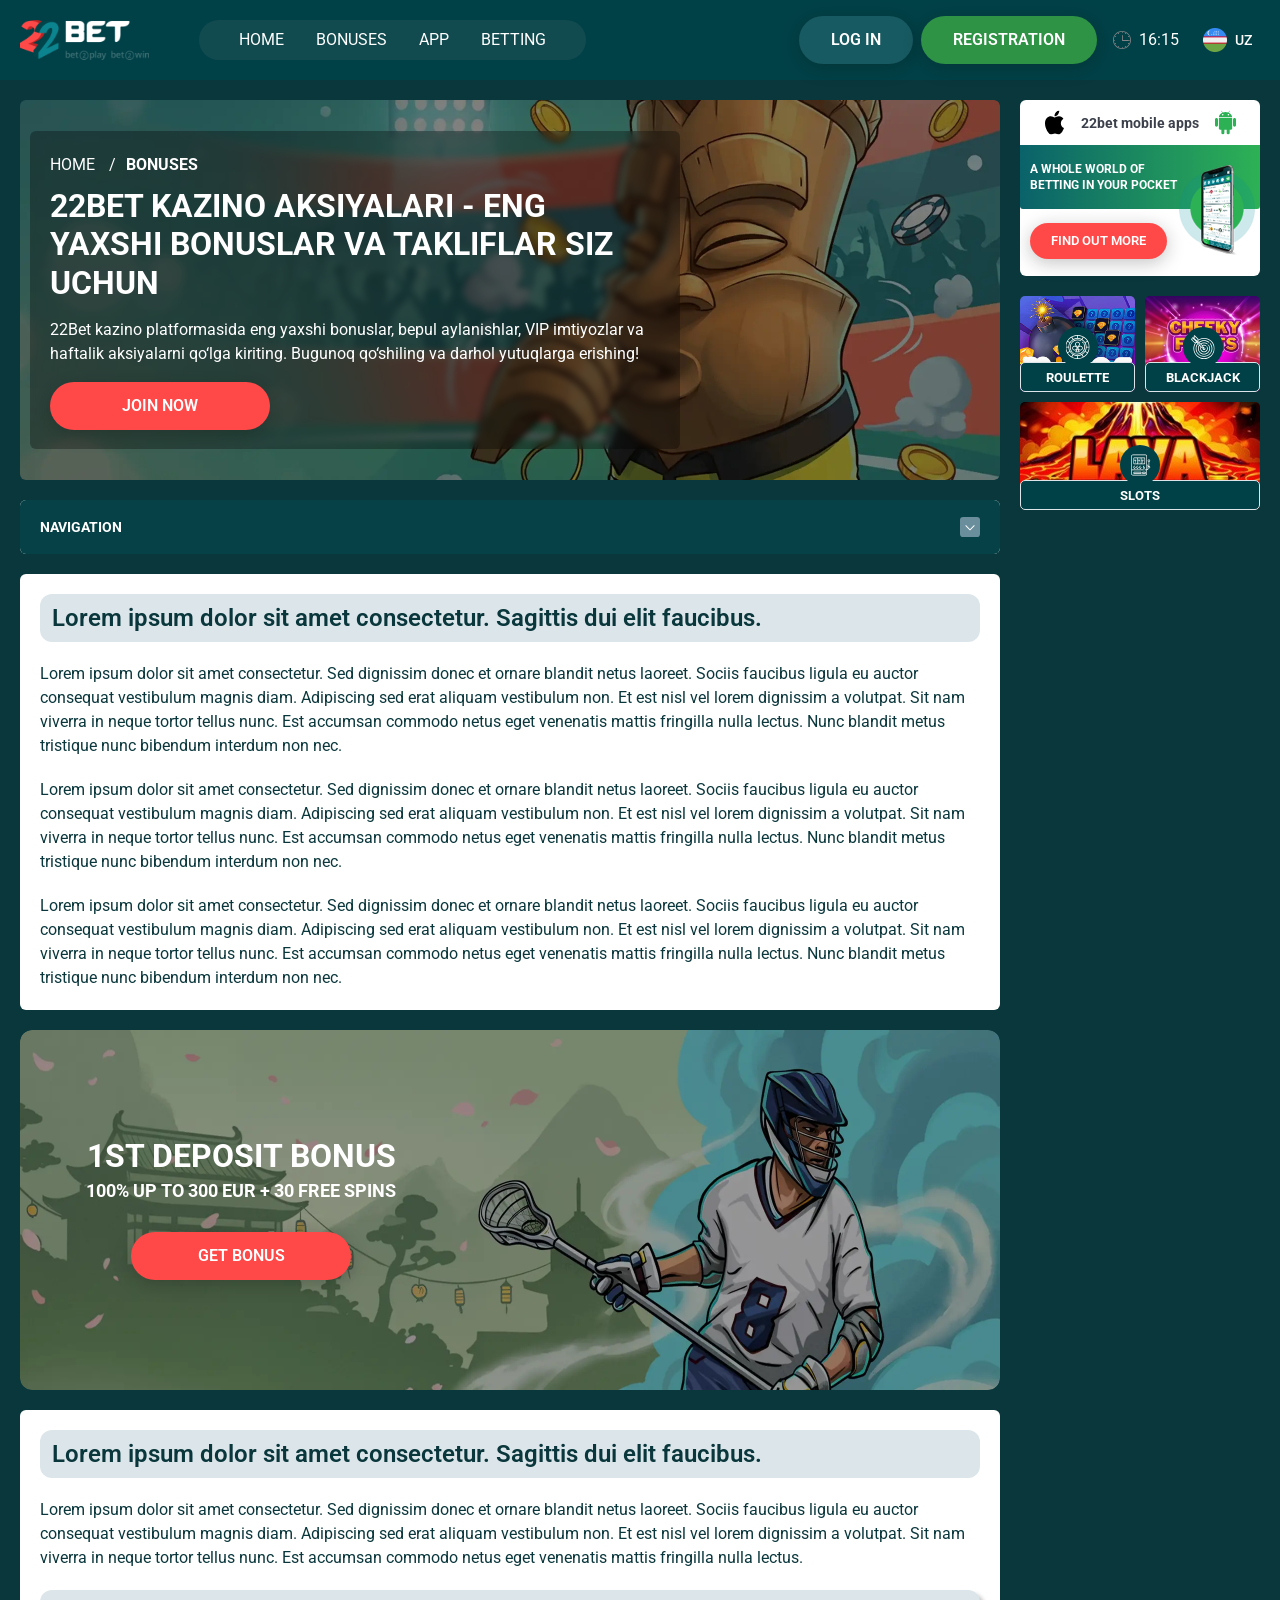
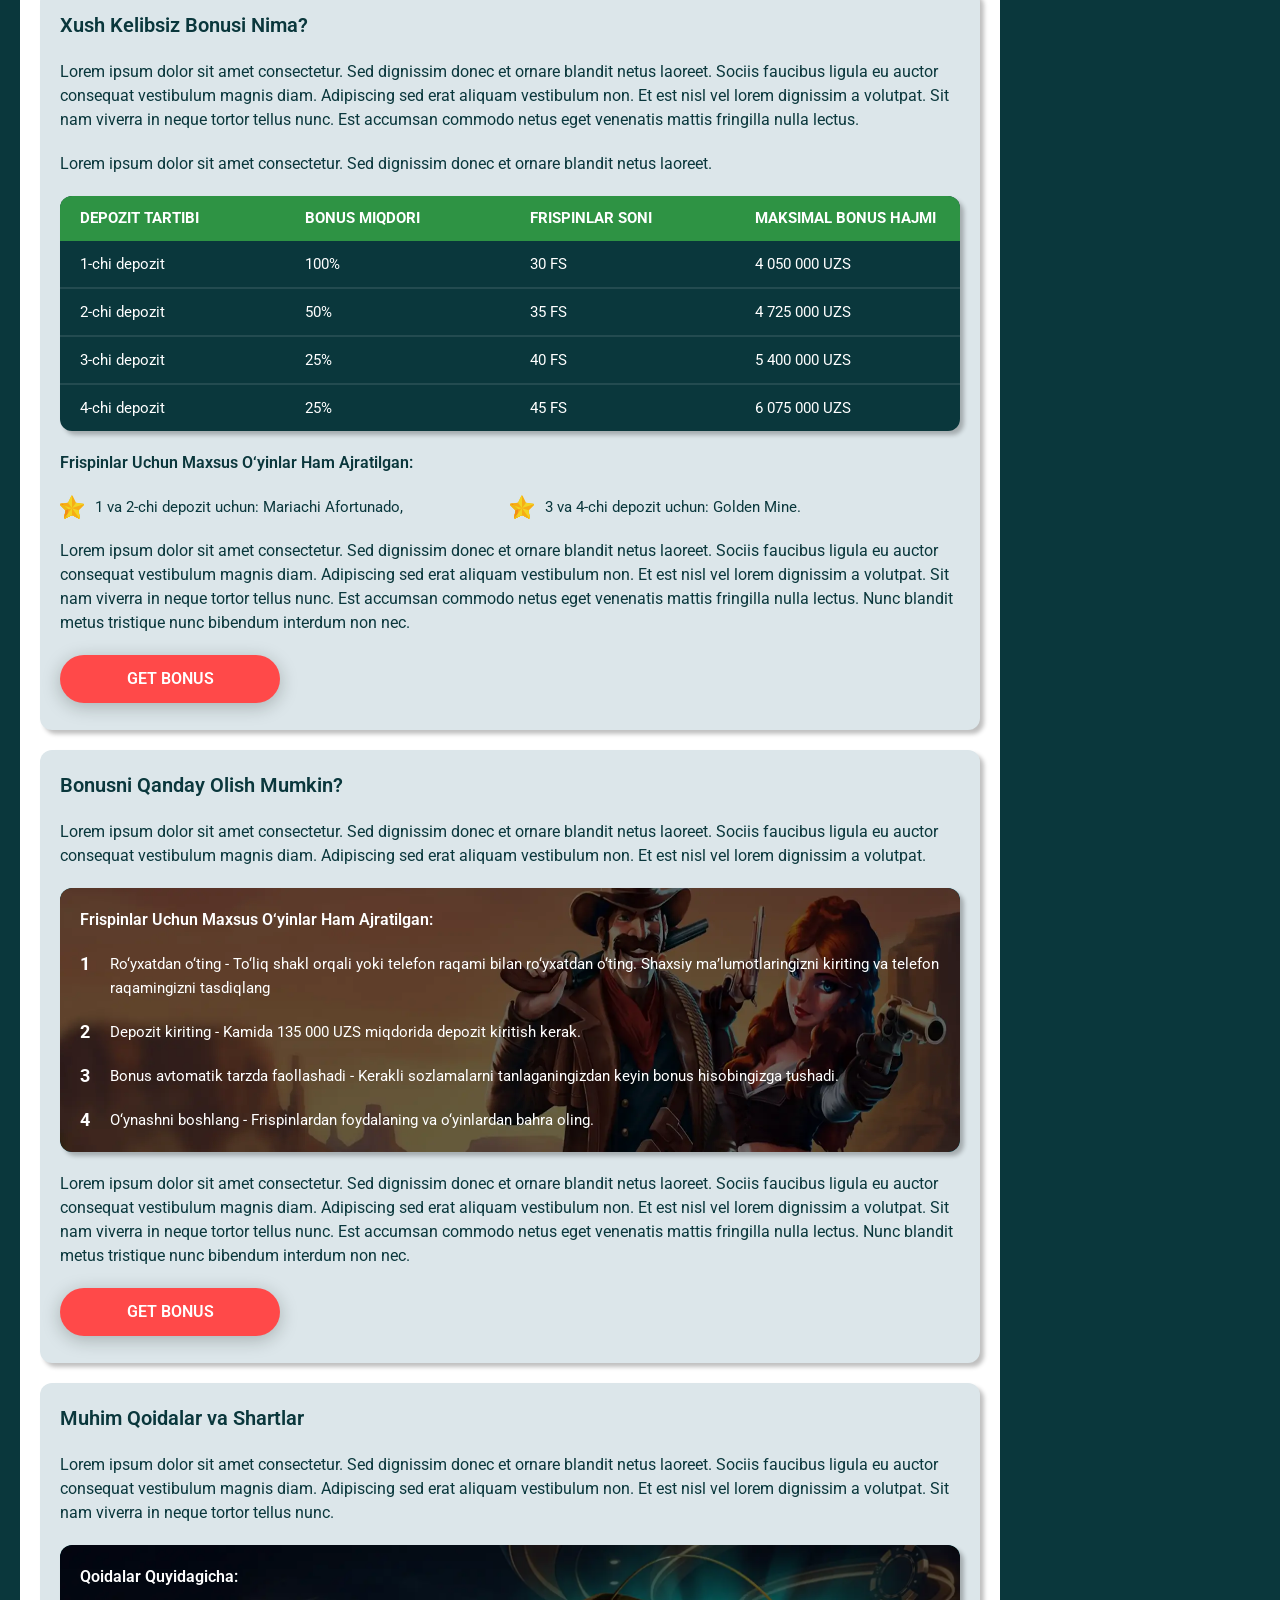
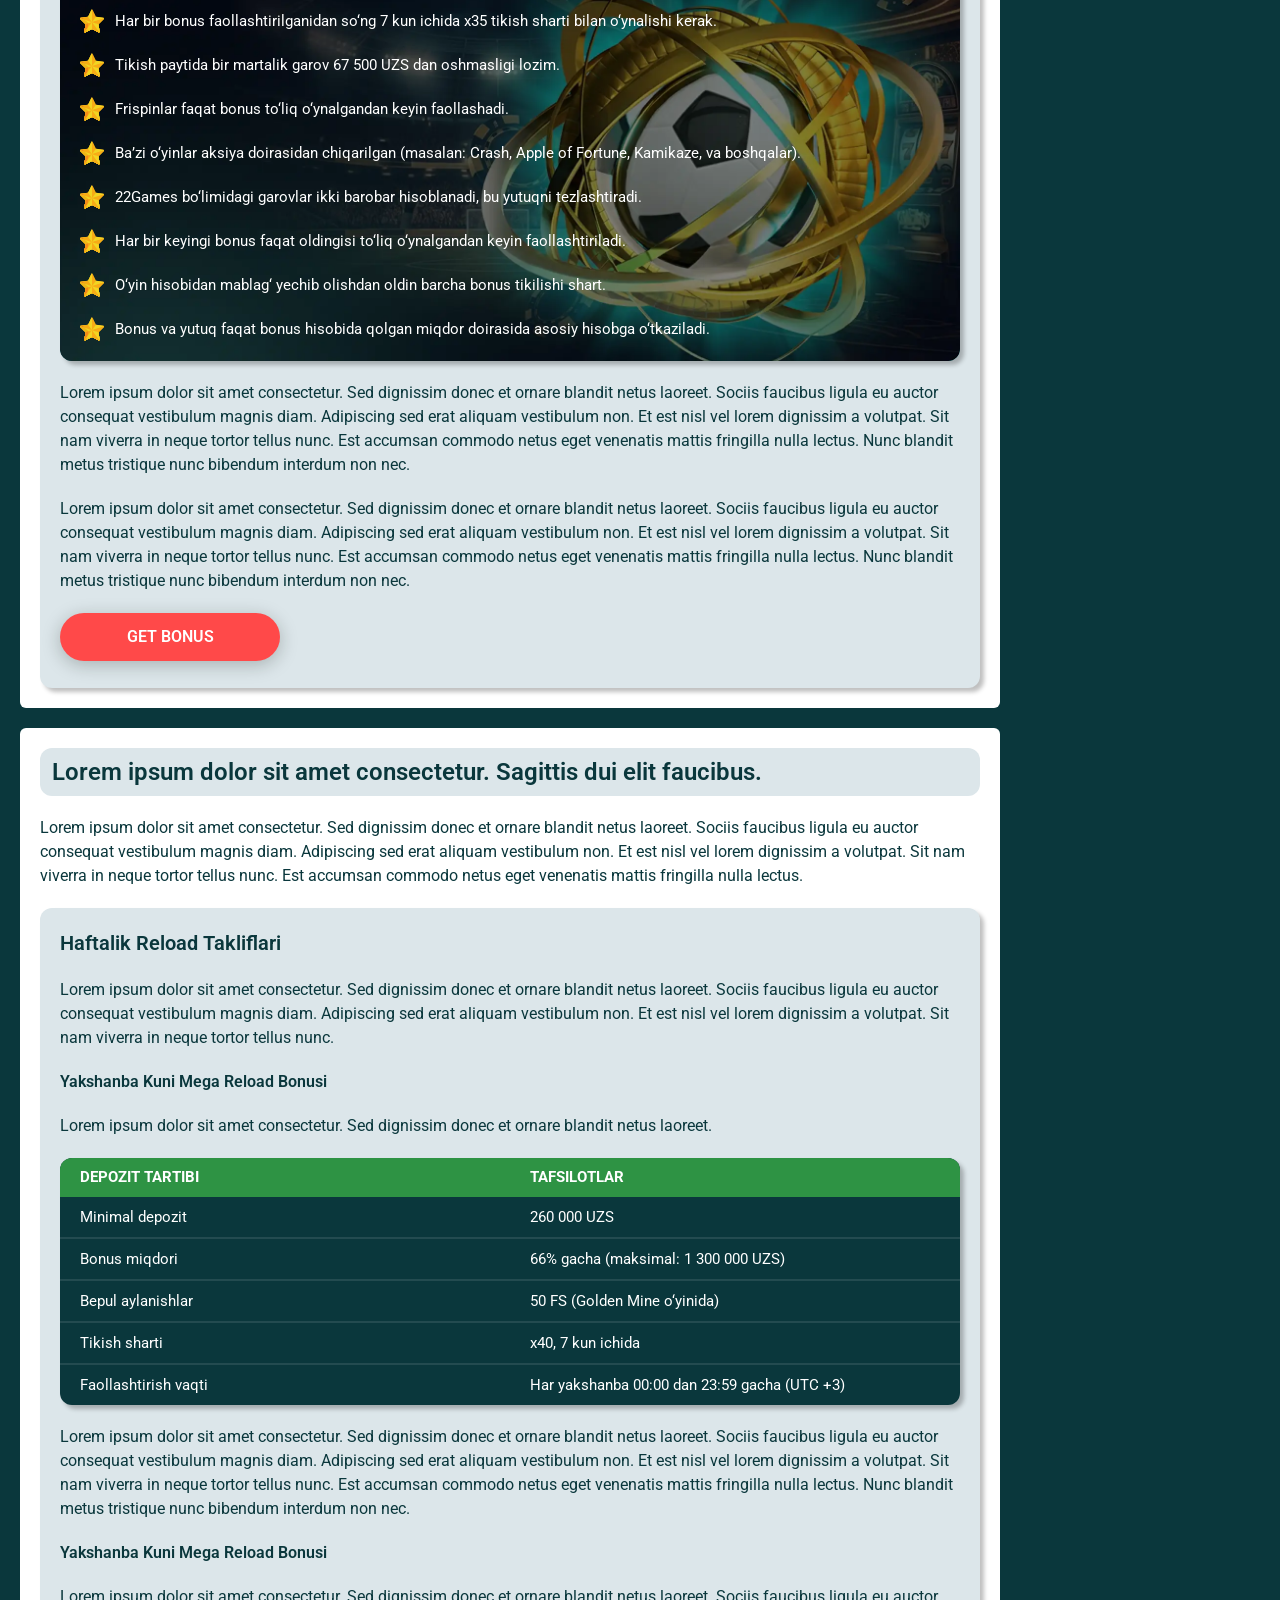
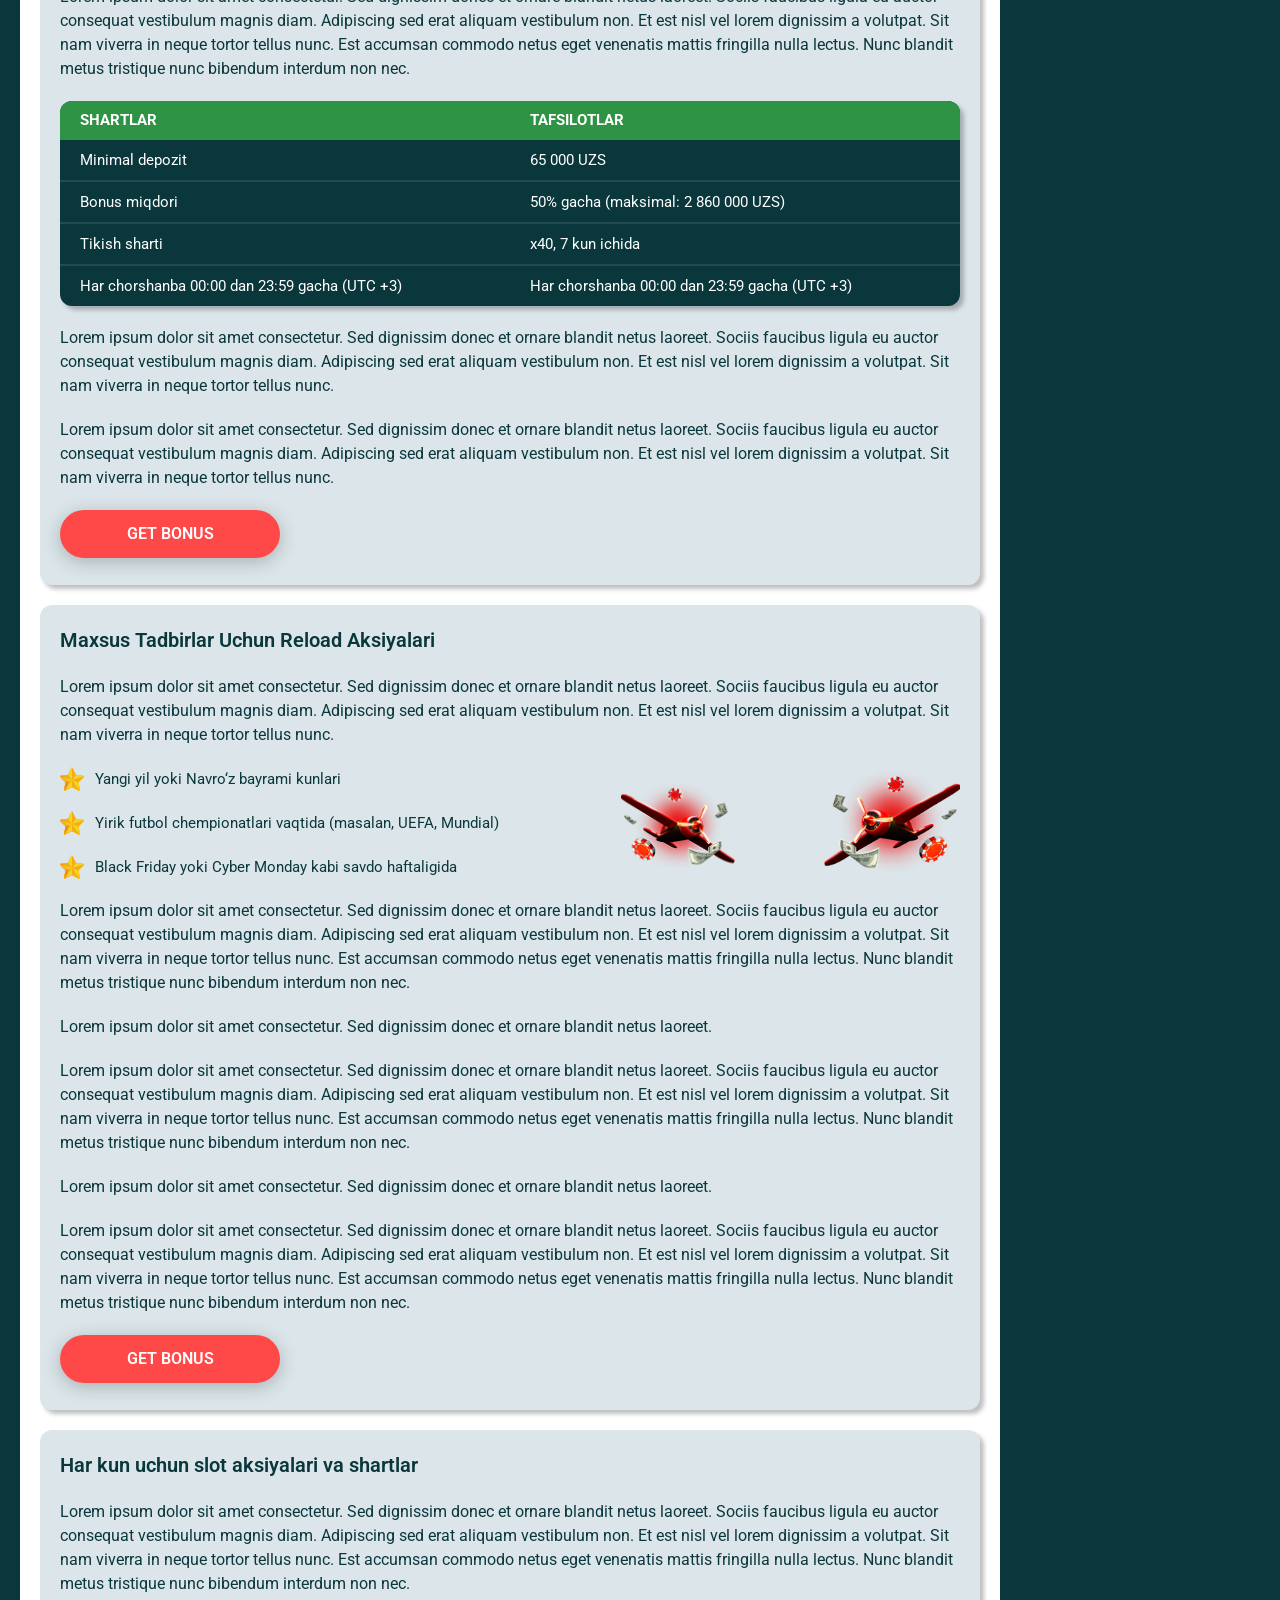
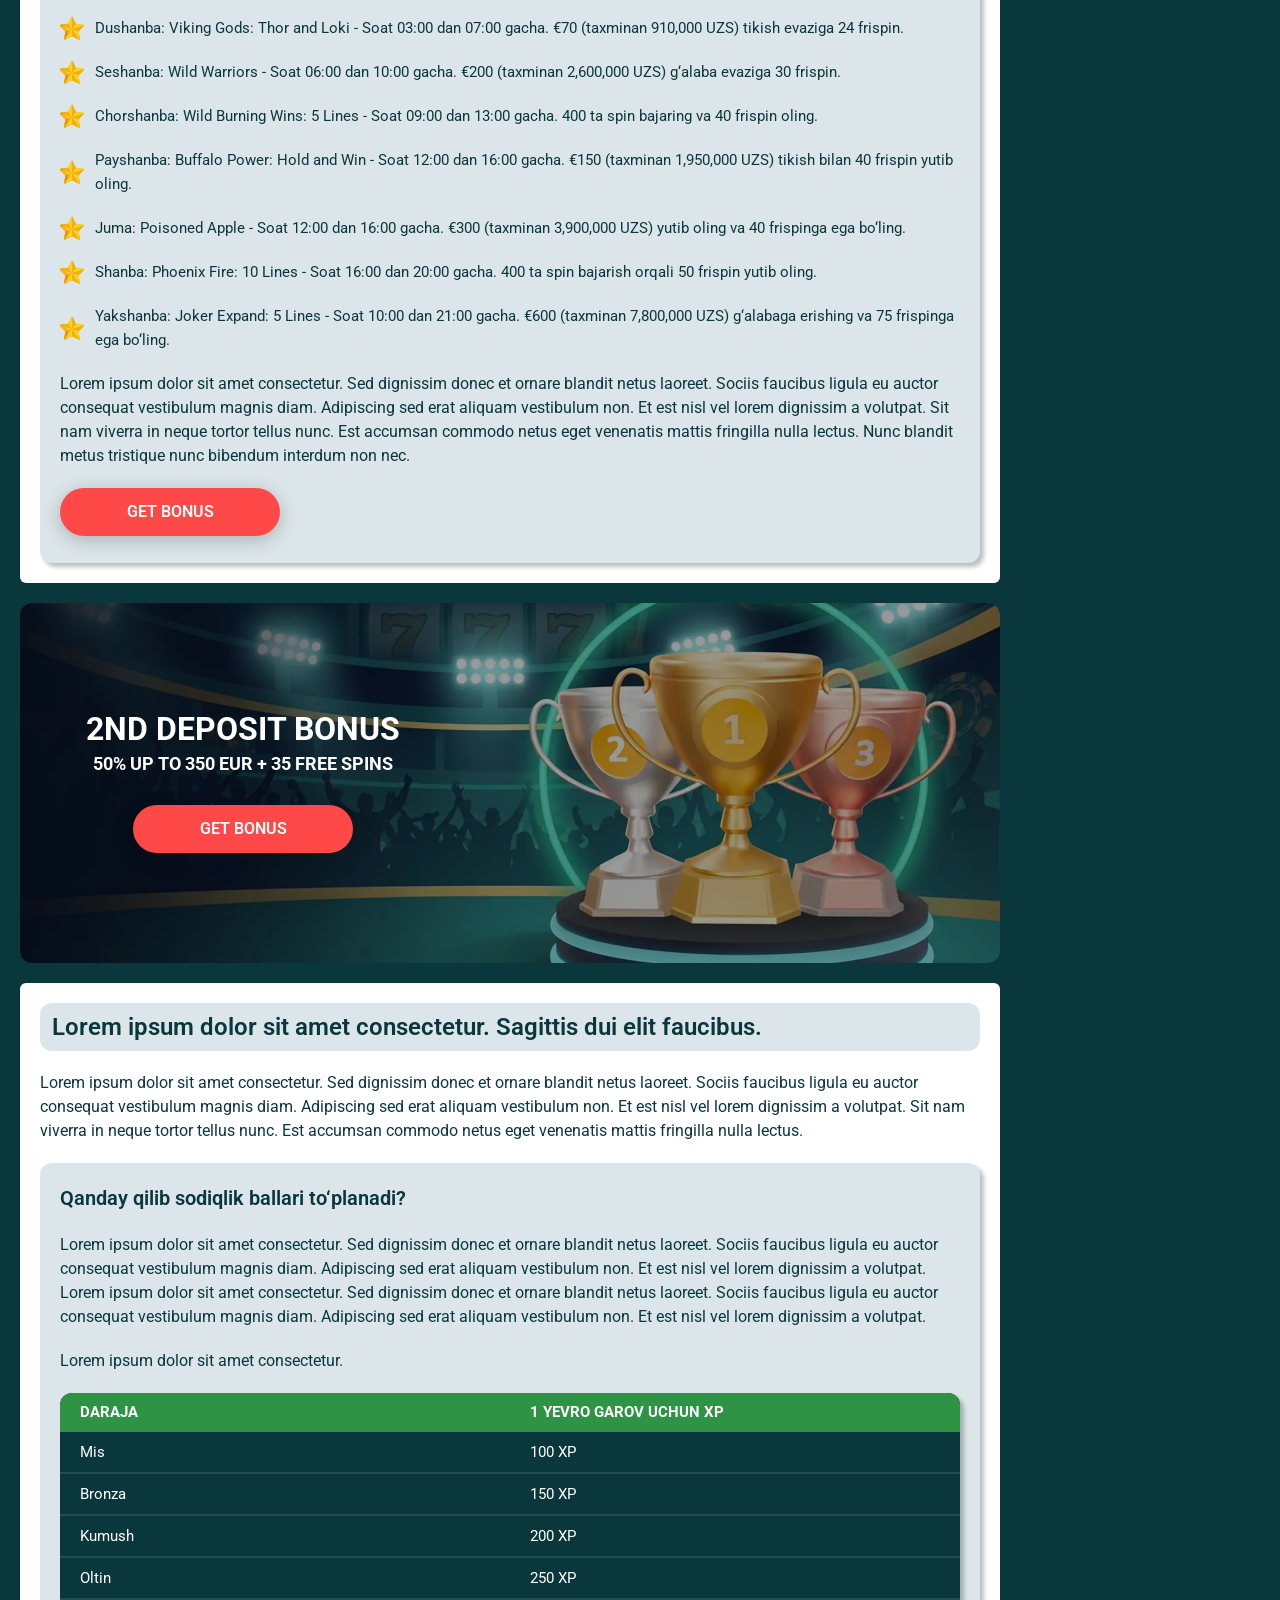
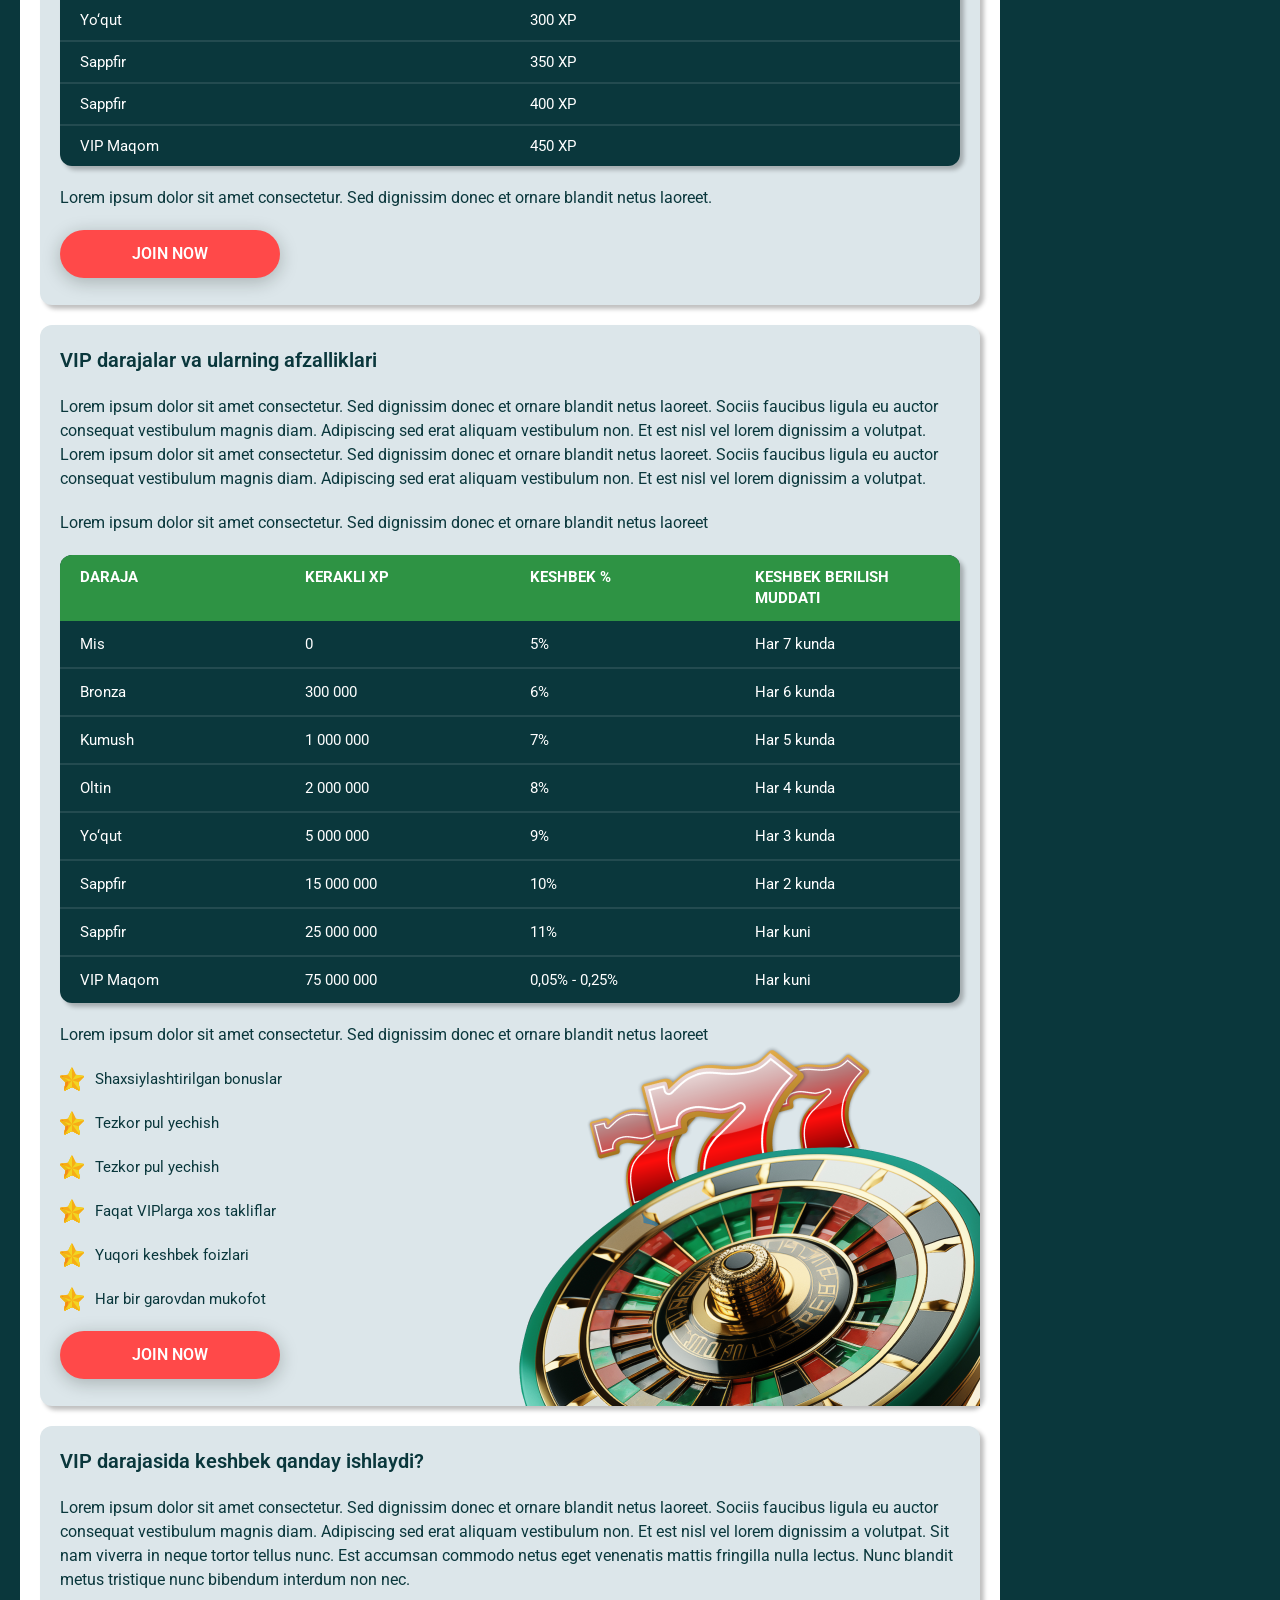
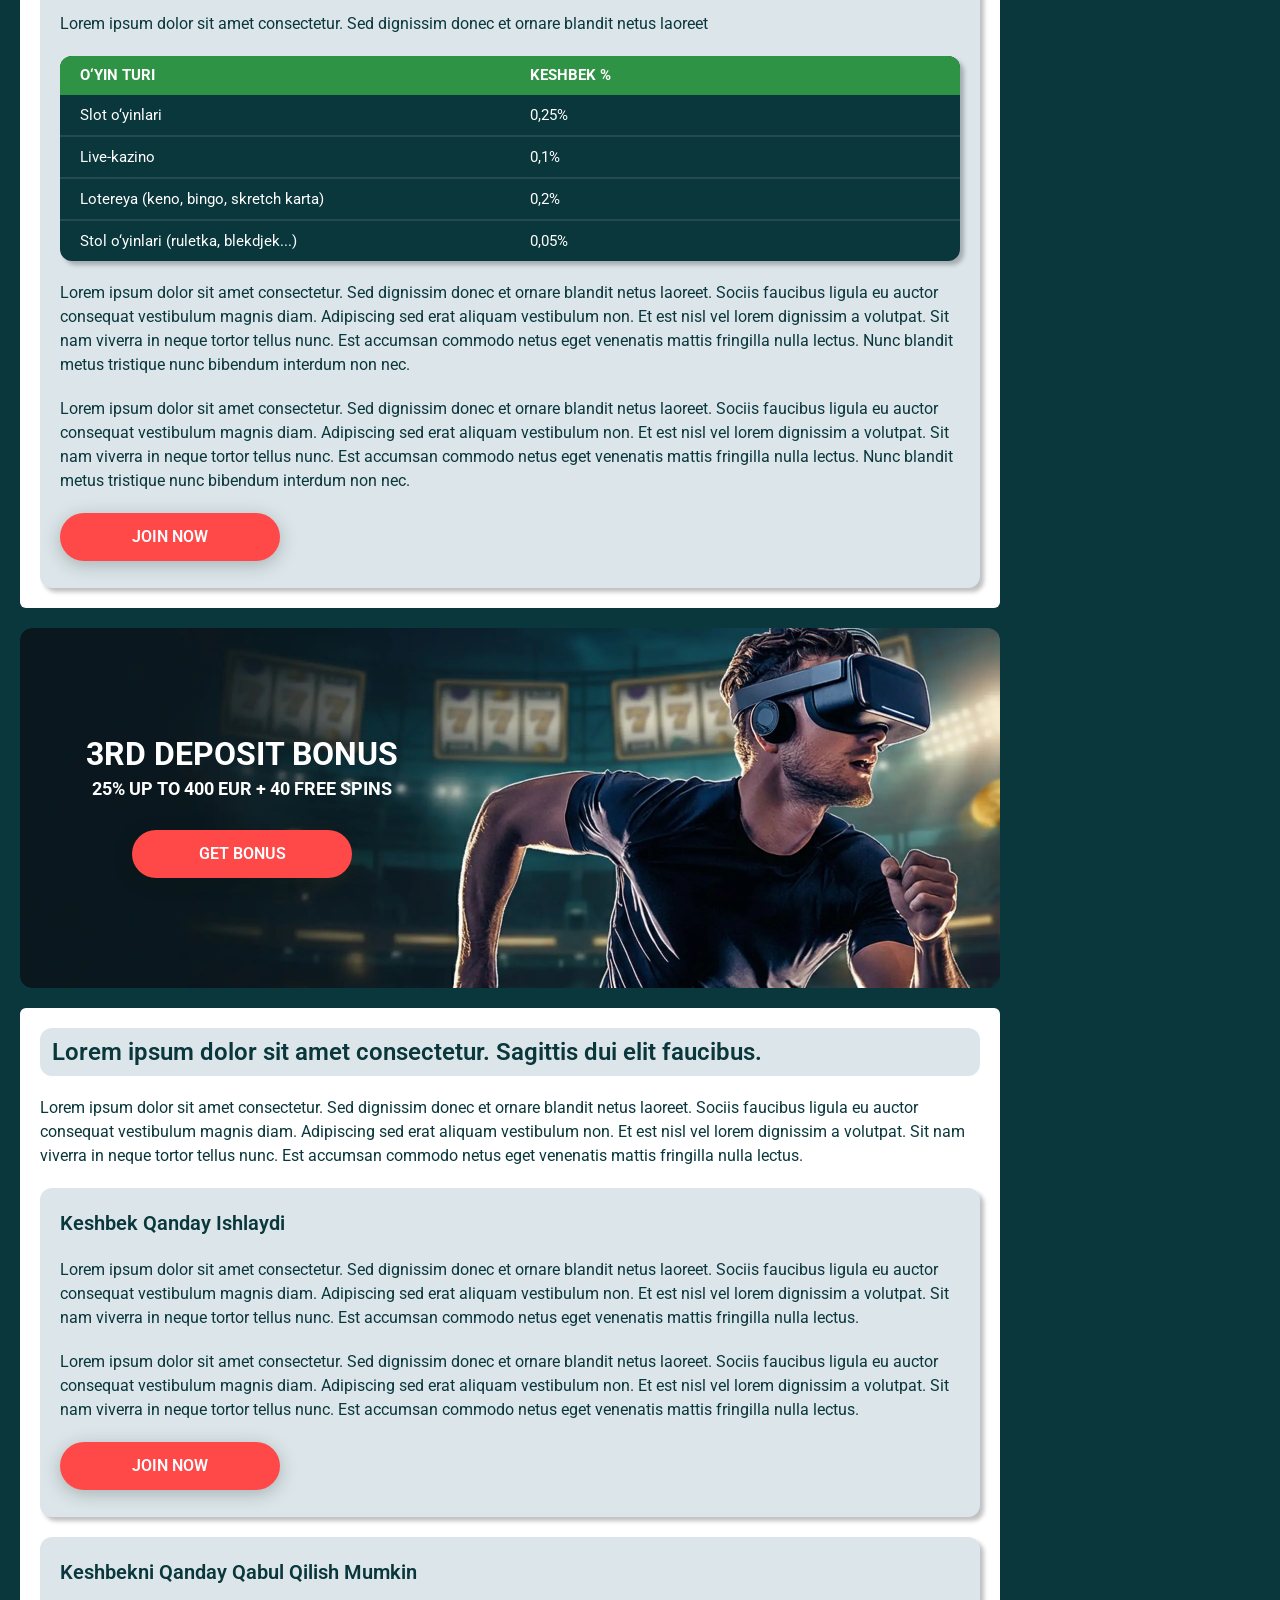
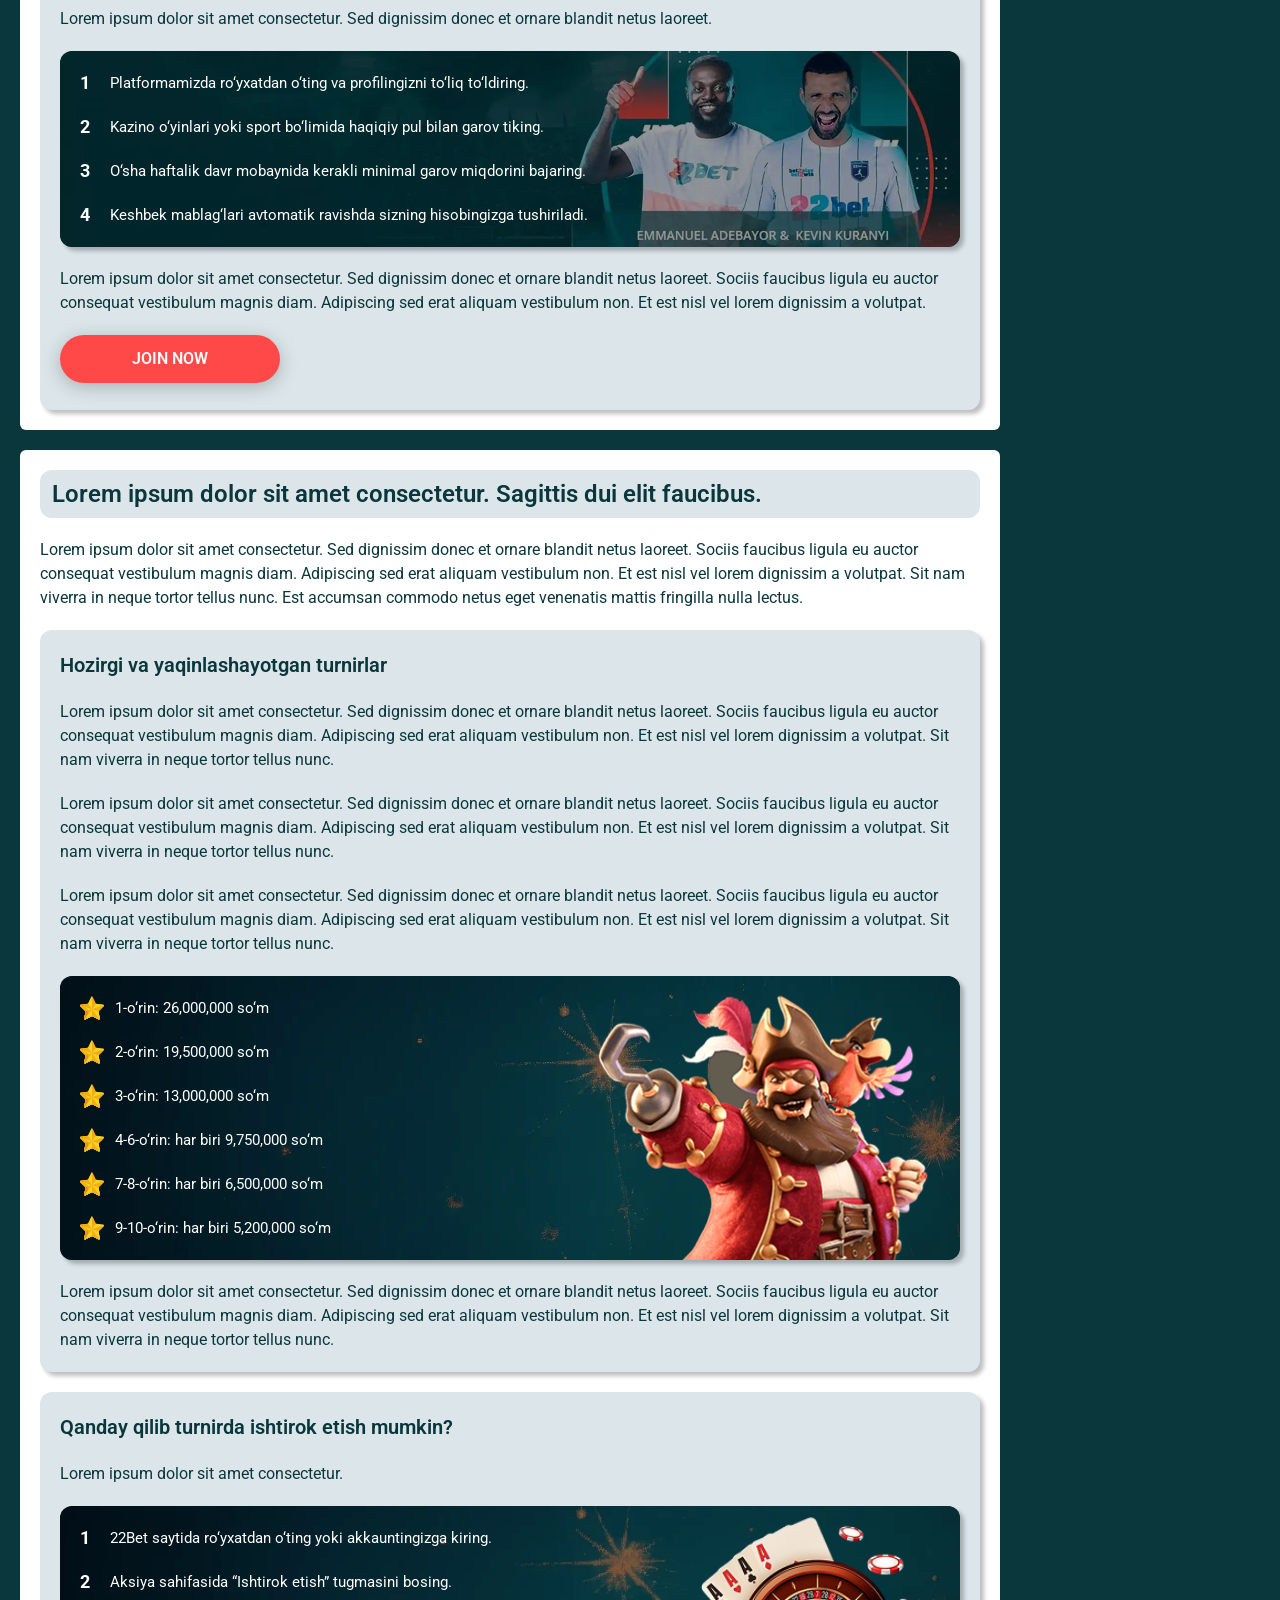
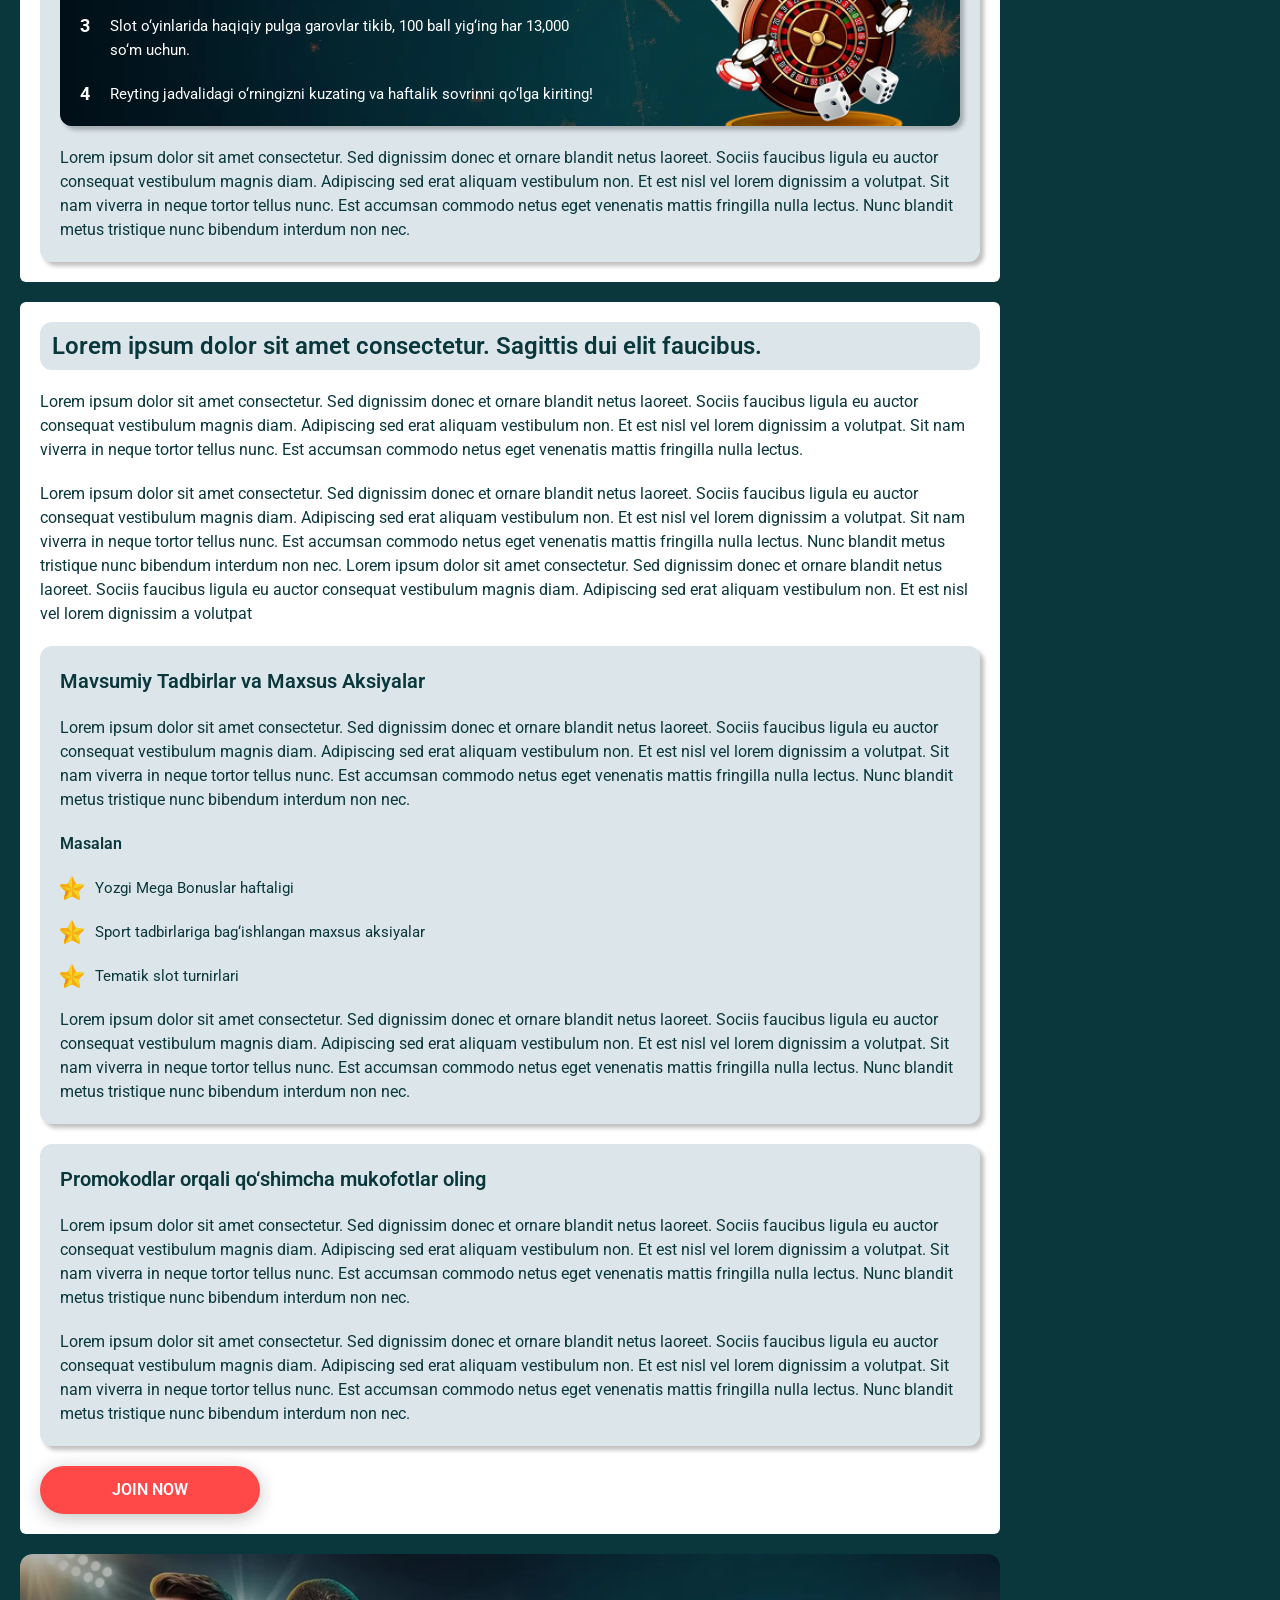
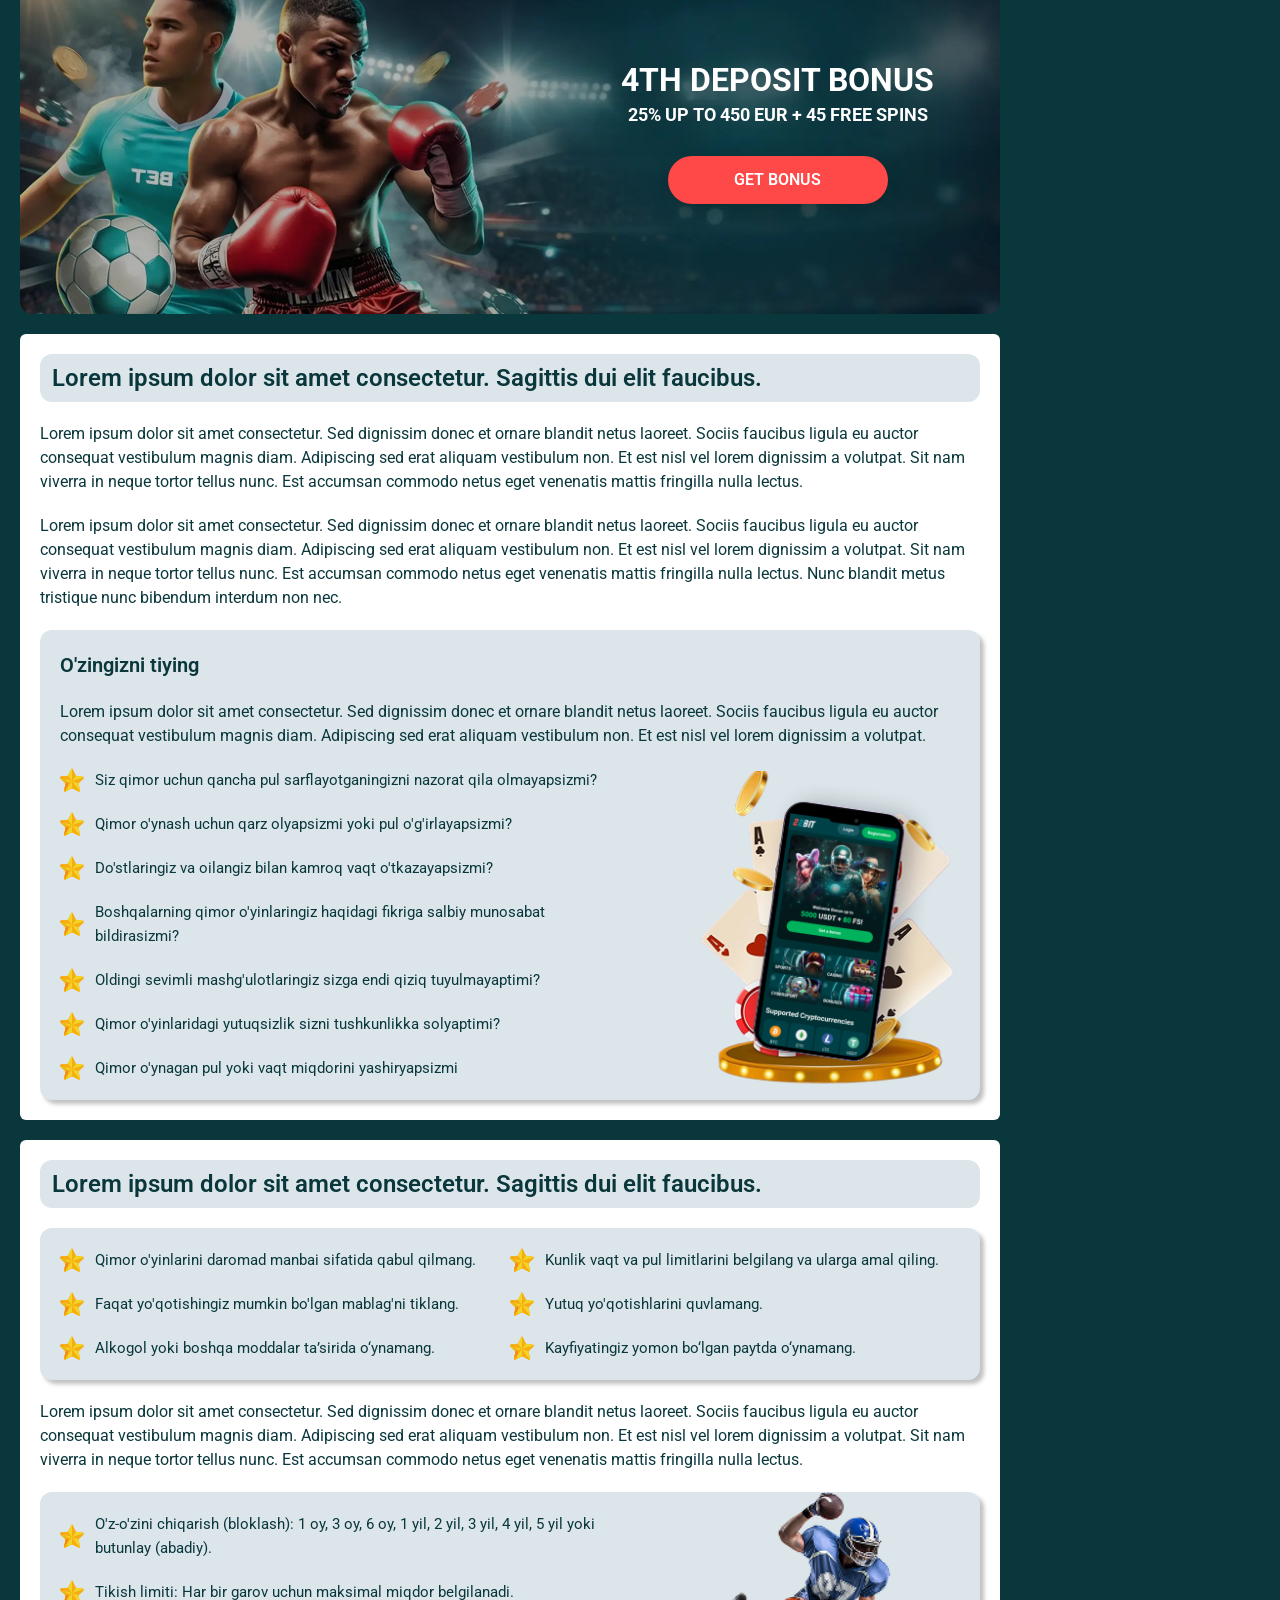
<file: bonus.html>
<!DOCTYPE html>
<html lang="uz-UZ">
  <head>
    <meta charset="UTF-8" />

    <meta name="viewport" content="width=device-width, initial-scale=1.0" />
    <title>​​22Bet Kazino Aksiyalari - Eng Yaxshi Bonuslar va Takliflar Siz Uchun</title>
    <meta name="description" content="22Bet kazino platformasida eng yaxshi bonuslar, bepul aylanishlar, VIP imtiyozlar va haftalik aksiyalarni qo‘lga kiriting. Bugunoq qo‘shiling va darhol yutuqlarga erishing!" />
    <meta property="og:site_name" content="22Bet Casino" />
    <meta property="og:title" content=" ​22Bet Kazino Aksiyalari - Eng Yaxshi Bonuslar va Takliflar Siz Uchun" />
    <meta property="og:type" content="website" />
    <meta property="og:url" content="http://22betcasino-uzbekistan.com/bonus.html" />
   <meta property="og:image" content="og.png" />
    <meta property="og:image:alt" content="22Bet Casino" />
    <meta property="og:locale" content="uz_UZ" />
    <meta property="og:description" content="22Bet kazino platformasida eng yaxshi bonuslar, bepul aylanishlar, VIP imtiyozlar va haftalik aksiyalarni qo‘lga kiriting. Bugunoq qo‘shiling va darhol yutuqlarga erishing!" />
 <link rel="canonical" href="http://22betcasino-uzbekistan.com/bonus.html">
    <link rel="preconnect" href="https://fonts.googleapis.com" />
    <link rel="preconnect" href="https://fonts.gstatic.com" crossorigin />
    <link
      href="https://fonts.googleapis.com/css2?family=Poppins&family=Roboto:wght@400;500;700&display=swap"
      rel="stylesheet"
    />
    <link rel="stylesheet" href="./css/reset.css" />
    <link rel="stylesheet" href="./css/main.css" />
    <link rel="stylesheet" href="./css/media.css" />
    <link rel="icon" href="./images/Group.png" type="image/x-icon" />
    <script
      src="https://code.jquery.com/jquery-3.6.1.min.js"
      integrity="sha256-o88AwQnZB+VDvE9tvIXrMQaPlFFSUTR+nldQm1LuPXQ="
      crossorigin="anonymous"
    ></script>
  </head>
  <body>
    <header class="header">
      <section class="content header__content">
        <a href="/" class="logo header__logo"
          ><img src="./images/logo.svg" alt="logo" title
        /></a>
        <button class="header__btn-menu">
          <svg
            width="16px"
            height="16px"
            viewBox="0 0 16 16"
            xmlns="http://www.w3.org/2000/svg"
          >
            <rect y="0" width="16" height="3" rx="1.5"></rect>
            <rect y="6.5" width="16" height="3" rx="1.5"></rect>
            <rect y="13" width="16" height="3" rx="1.5"></rect>
          </svg>
        </button>

        <nav class="menu header__menu">
          <ul class="header__menu-list">
               <li>
                <a href="/">
                Home
                </a>
              </li>
                
              <li>
                <a href="./bonus.html">
                 Bonuses
                </a>
              </li>
              
              <li>
                <a href="./app.html">
                 App
                </a>
              </li>
               <li>
                <a href="./betting.html">
               Betting
                </a>
              </li>
              
                </ul>
          <div class="header__button header__button-menu">
            <a href="#" class="button button__login-menu">log in</a>
            <a href="#" class="button button__menu">registration</a>
          </div>
        </nav>

        <a href="#" class="button button__login">log in</a>
        <a href="#" class="button button__singup">registration</a>
        <div id="clock" class="header__time">00:00</div>
         <div class="header__language">
                <div class="header__flag-wrap">
                  <a class="header__country" href="#">
                    <span><img src="./images/flag.png" alt=" Flag" title /></span>
                      <span>uz</span>
                  </a>
                </div>
                <!-- <div class="header__flag-menu">
                  <ul>
                    
                    <li>
                      <a href="#" class="header__flag-link">
                        <span>
                          <img src="./images/flag-si.png" alt="flag" title />
                        </span>
                        <span>si</span>
                      </a>
                    </li>
                 
                  </ul>
                </div> -->
              </div>  
      </section>
    </header>
    <main class="main home">
      <section class="main__wrap">
        <aside class="sidebar sidebar-left ">
            <div class="sidebar-left__champion">
                <div class="top-champion__links-desk menu__review-desk">TOP Championships</div>
            </div>
            <div class="sidebar-left__matches">
                <div class="top-matches__links-desk menu__review-desk">Top matches</div>
            </div>
                <div class="sidebar-left__quik">
                  <div class="menu__links-desk"><a href="#">
                    <img src="./images/sidebar/liveEvents-sidebar.svg" alt="" title="">Live events</a>
                  </div>
                  <ul class="menu__links">
                    <li>
                      <a href="#"
                        ><img
                          src="./images/sidebar/football.svg"
                          alt="Football"
                          title
                        />Football (44)</a
                      >
                    </li>
                    <li>
                      <a href="#"
                        ><img
                          src="./images/sidebar/tennis.svg"
                          alt="Tennis"
                          title
                        />Tennis (47)</a
                      >
                    </li>
                    <li>
                      <a href="#"
                        ><img
                          src="./images/sidebar/basketball.svg"
                          alt="Basketball"
                          title
                        />Basketball (26)</a
                      >
                    </li>
                    <li>
                      <a href="#"
                        ><img
                          src="./images/sidebar/hockey.svg"
                          alt="Ice Hockey"
                          title
                        />Ice Hockey (18)</a
                      >
                    </li>
                    
                    <li>
                      <a href="#"
                        ><img
                          src="./images/sidebar/volleyball.svg"
                          alt="Volleyball"
                          title
                        />Volleyball (15)</a
                      >
                    </li>
                     <li>
                      <a href="#"
                        ><img
                          src="./images/sidebar/table-tenis.svg"
                          alt="Table Tennis"
                          title
                        />Table Tennis (15)</a
                      >
                    </li>
                     <li>
                      <a href="#"
                        ><img
                          src="./images/sidebar/handball.svg"
                          alt="Handball"
                          title
                        />Handball (15)</a
                      >
                    </li>
                     <li>
                      <a href="#"
                        ><img
                          src="./images/sidebar/cricket.svg"
                          alt="Cricket"
                          title
                        />Cricket (15)</a
                      >
                    </li>
                     <li>
                      <a href="#"
                        ><img
                          src="./images/sidebar/esports.svg"
                          alt="Esports"
                          title
                        />Esports (15)</a
                      >
                    </li>
                    
                   
                  </ul>
                </div>
              
                <div class="sidebar-left__review">
                  <div class="menu__review-desk sidebar__desk">Navigation
</div>
                  <ul class="menu__review sidebar__list">
                     <li><a href="#">Lorem ipsum dolor sit amet consectetur. Sagittis dui elit faucibus.</a></li>
                    <li><a href="#">Lorem ipsum dolor sit amet consectetur. Sagittis dui elit faucibus.</a></li>
                    <li><a href="#">Lorem ipsum dolor sit amet consectetur. Sagittis dui elit faucibus.</a></li>
                    <li><a href="#">Lorem ipsum dolor sit amet consectetur. Sagittis dui elit faucibus.</a></li>
                    <li><a href="#">Lorem ipsum dolor sit amet consectetur. Sagittis dui elit faucibus.</a></li>
                    <li><a href="#">Lorem ipsum dolor sit amet consectetur. Sagittis dui elit faucibus.</a></li>
                    
                  </ul>
                </div>
             
        </aside>
       <section class="content__wrapper ">

       
          <section class="content hero">
           
            <div class="background background-page">
              <img src="./images/bonus/bg-bonus.webp" alt="hero" title />
              
            </div>
            <div class="hero__wrapper hero__wrapper-main">
              <div class="hero__data">
                   <ul
              class="breadcrumbs"
             
            >
              <li
                
              >
                <a href="/">
                  <span >Home</span></a
                >
               
              </li>
              <li 
               
              >
                <a> <span >Bonuses</span></a>
                
              </li>
            </ul>
                <h1 class="title general hero__title">
              ​​22Bet Kazino Aksiyalari - Eng Yaxshi Bonuslar va Takliflar Siz Uchun
                </h1>
                <p class="hero__text">22Bet kazino platformasida eng yaxshi bonuslar, bepul aylanishlar, VIP imtiyozlar va haftalik aksiyalarni qo‘lga kiriting. Bugunoq qo‘shiling va darhol yutuqlarga erishing!</p>
                <a href="#" class="button  hero__button">Join Now</a>
               
              </div>
             
            </div>
          </section>
          <section class="content menu-review__content">
            
                <div class="menu__review-desk menu__review-content">Navigation
</div>
                <ul class="menu__review menu__review-list">
                     <li><a href="#">Lorem ipsum dolor sit amet consectetur. Sagittis dui elit faucibus.</a></li>
                    <li><a href="#">Lorem ipsum dolor sit amet consectetur. Sagittis dui elit faucibus.</a></li>
                    <li><a href="#">Lorem ipsum dolor sit amet consectetur. Sagittis dui elit faucibus.</a></li>
                    <li><a href="#">Lorem ipsum dolor sit amet consectetur. Sagittis dui elit faucibus.</a></li>
                    <li><a href="#">Lorem ipsum dolor sit amet consectetur. Sagittis dui elit faucibus.</a></li>
                    <li><a href="#">Lorem ipsum dolor sit amet consectetur. Sagittis dui elit faucibus.</a></li>
                   
                </ul>
             
          
          </section>
            <section class="content article" >
   <h2 class="title high article__title">Lorem ipsum dolor sit amet consectetur. Sagittis dui elit faucibus.</h2>
   <p>Lorem ipsum dolor sit amet consectetur. Sed dignissim donec et ornare blandit netus laoreet. Sociis faucibus ligula eu auctor consequat vestibulum magnis diam. Adipiscing sed erat aliquam vestibulum non. Et est nisl vel lorem dignissim a volutpat. Sit nam viverra in neque tortor tellus nunc. Est accumsan commodo netus eget venenatis mattis fringilla nulla lectus. Nunc blandit metus tristique nunc bibendum interdum non nec.</p>
   <p>Lorem ipsum dolor sit amet consectetur. Sed dignissim donec et ornare blandit netus laoreet. Sociis faucibus ligula eu auctor consequat vestibulum magnis diam. Adipiscing sed erat aliquam vestibulum non. Et est nisl vel lorem dignissim a volutpat. Sit nam viverra in neque tortor tellus nunc. Est accumsan commodo netus eget venenatis mattis fringilla nulla lectus. Nunc blandit metus tristique nunc bibendum interdum non nec.</p>
   <p>Lorem ipsum dolor sit amet consectetur. Sed dignissim donec et ornare blandit netus laoreet. Sociis faucibus ligula eu auctor consequat vestibulum magnis diam. Adipiscing sed erat aliquam vestibulum non. Et est nisl vel lorem dignissim a volutpat. Sit nam viverra in neque tortor tellus nunc. Est accumsan commodo netus eget venenatis mattis fringilla nulla lectus. Nunc blandit metus tristique nunc bibendum interdum non nec.</p>
   </section>
         <section class="content banner banner__main">
            <div class="background banner__background">
              <img src="./images/main/banner-main1.webp" alt="banner" title />
            </div>
            <div class="banner__info">
              <h2 class="title high banner__title-main">
     1st Deposit Bonus
                
              </h2>
<p class="banner__subtitle">100% up to 300 EUR + 30 Free spins</p>
              <a href="#" class="button banner__button">Get Bonus</a>
              
            </div>
          </section>
             <section class="content article" >
   <h2 class="title high article__title">Lorem ipsum dolor sit amet consectetur. Sagittis dui elit faucibus.</h2>
   <p>Lorem ipsum dolor sit amet consectetur. Sed dignissim donec et ornare blandit netus laoreet. Sociis faucibus ligula eu auctor consequat vestibulum magnis diam. Adipiscing sed erat aliquam vestibulum non. Et est nisl vel lorem dignissim a volutpat. Sit nam viverra in neque tortor tellus nunc. Est accumsan commodo netus eget venenatis mattis fringilla nulla lectus. </p>
  <div class="article__download">
            <h3>Xush Kelibsiz Bonusi Nima?</h3>
            <p>Lorem ipsum dolor sit amet consectetur. Sed dignissim donec et ornare blandit netus laoreet. Sociis faucibus ligula eu auctor consequat vestibulum magnis diam. Adipiscing sed erat aliquam vestibulum non. Et est nisl vel lorem dignissim a volutpat. Sit nam viverra in neque tortor tellus nunc. Est accumsan commodo netus eget venenatis mattis fringilla nulla lectus. </p>
            <p>Lorem ipsum dolor sit amet consectetur. Sed dignissim donec et ornare blandit netus laoreet. </p>
 <div class="table__wrapper">
              <table class="table__game table__games ">
                <thead>
                  <tr>
               
                  <th>Depozit tartibi</th>
                  <th>Bonus miqdori</th>
                  <th>Frispinlar soni</th>
                  <th>Maksimal bonus hajmi</th>
              </tr>
                </thead>
                <tbody>
             <tr>
              <td>1-chi depozit</td>
              <td>100%</td>
              <td>30 FS</td>
              <td>4 050 000 UZS</td>
             </tr>
             <tr>
              <td>2-chi depozit</td>
              <td>50%</td>
              <td>35 FS</td>
              <td>4 725 000 UZS</td>
             </tr>
             <tr>
              <td>3-chi depozit</td>
              <td>25%</td>
              <td>40 FS</td>
              <td>5 400 000 UZS</td>
             </tr>
             <tr>
              <td>4-chi depozit</td>
              <td>25%</td>
              <td>45 FS</td>
              <td>6 075 000 UZS</td>
             </tr>
              
                </tbody>
              </table>
            </div>
            <h4>Frispinlar uchun maxsus o‘yinlar ham ajratilgan: </h4>
            <ul class="flex-list">
              <li>1 va 2-chi depozit uchun: Mariachi Afortunado,</li>
              <li>3 va 4-chi depozit uchun: Golden Mine.</li>
            </ul>
            <p>Lorem ipsum dolor sit amet consectetur. Sed dignissim donec et ornare blandit netus laoreet. Sociis faucibus ligula eu auctor consequat vestibulum magnis diam. Adipiscing sed erat aliquam vestibulum non. Et est nisl vel lorem dignissim a volutpat. Sit nam viverra in neque tortor tellus nunc. Est accumsan commodo netus eget venenatis mattis fringilla nulla lectus. Nunc blandit metus tristique nunc bibendum interdum non nec.</p>
            <a href="#" class="button">Get Bonus</a>
   </div>
   
   <div class="article__download">
            <h3>Bonusni Qanday Olish Mumkin?</h3>
            <p>Lorem ipsum dolor sit amet consectetur. Sed dignissim donec et ornare blandit netus laoreet. Sociis faucibus ligula eu auctor consequat vestibulum magnis diam. Adipiscing sed erat aliquam vestibulum non. Et est nisl vel lorem dignissim a volutpat. </p>
           <div class="image ">
             <div class="background background-image">
                <img src="./images/bonus/bonus-img1.webp" alt="banner" title />
                </div>
<h4>Frispinlar uchun maxsus o‘yinlar ham ajratilgan: </h4>
              <ol class="">
                <li>Ro‘yxatdan o‘ting - To‘liq shakl orqali yoki telefon raqami bilan ro‘yxatdan o‘ting. Shaxsiy ma’lumotlaringizni kiriting va telefon raqamingizni tasdiqlang</li>
                <li>Depozit kiriting - Kamida 135 000 UZS miqdorida depozit kiritish kerak.</li>
                <li>Bonus avtomatik tarzda faollashadi - Kerakli sozlamalarni tanlaganingizdan keyin bonus hisobingizga tushadi.</li>
                <li>O‘ynashni boshlang - Frispinlardan foydalaning va o‘yinlardan bahra oling.</li>
               </ol>
            </div>
            <p>Lorem ipsum dolor sit amet consectetur. Sed dignissim donec et ornare blandit netus laoreet. Sociis faucibus ligula eu auctor consequat vestibulum magnis diam. Adipiscing sed erat aliquam vestibulum non. Et est nisl vel lorem dignissim a volutpat. Sit nam viverra in neque tortor tellus nunc. Est accumsan commodo netus eget venenatis mattis fringilla nulla lectus. Nunc blandit metus tristique nunc bibendum interdum non nec.</p>  
              <a href="#" class="button">Get Bonus</a>
   </div>
    <div class="article__download">
            <h3>Muhim Qoidalar va Shartlar</h3>
            <p>Lorem ipsum dolor sit amet consectetur. Sed dignissim donec et ornare blandit netus laoreet. Sociis faucibus ligula eu auctor consequat vestibulum magnis diam. Adipiscing sed erat aliquam vestibulum non. Et est nisl vel lorem dignissim a volutpat. Sit nam viverra in neque tortor tellus nunc.</p>
           <div class="image ">
             <div class="background background-image">
                <img src="./images/bonus/bonus-img2.webp" alt="banner" title />
                </div>
<h4>Qoidalar quyidagicha:</h4>
              <ul class="">
                <li>Har bir bonus faollashtirilganidan so‘ng 7 kun ichida x35 tikish sharti bilan o‘ynalishi kerak.</li>
                <li>Tikish paytida bir martalik garov 67 500 UZS dan oshmasligi lozim.</li>
                <li>Frispinlar faqat bonus to‘liq o‘ynalgandan keyin faollashadi.</li>
                <li>Ba’zi o‘yinlar aksiya doirasidan chiqarilgan (masalan: Crash, Apple of Fortune, Kamikaze, va boshqalar).</li>
                  <li>22Games bo‘limidagi garovlar ikki barobar hisoblanadi, bu yutuqni tezlashtiradi.</li>
                <li>Har bir keyingi bonus faqat oldingisi to‘liq o‘ynalgandan keyin faollashtiriladi.</li>
                <li>O‘yin hisobidan mablag‘ yechib olishdan oldin barcha bonus tikilishi shart.</li>
                <li>Bonus va yutuq faqat bonus hisobida qolgan miqdor doirasida asosiy hisobga o‘tkaziladi.</li>
               </ul>
            </div>
            <p>Lorem ipsum dolor sit amet consectetur. Sed dignissim donec et ornare blandit netus laoreet. Sociis faucibus ligula eu auctor consequat vestibulum magnis diam. Adipiscing sed erat aliquam vestibulum non. Et est nisl vel lorem dignissim a volutpat. Sit nam viverra in neque tortor tellus nunc. Est accumsan commodo netus eget venenatis mattis fringilla nulla lectus. Nunc blandit metus tristique nunc bibendum interdum non nec.</p>  
            <p>Lorem ipsum dolor sit amet consectetur. Sed dignissim donec et ornare blandit netus laoreet. Sociis faucibus ligula eu auctor consequat vestibulum magnis diam. Adipiscing sed erat aliquam vestibulum non. Et est nisl vel lorem dignissim a volutpat. Sit nam viverra in neque tortor tellus nunc. Est accumsan commodo netus eget venenatis mattis fringilla nulla lectus. Nunc blandit metus tristique nunc bibendum interdum non nec.</p>
              <a href="#" class="button">Get Bonus</a>
   </div>
  </section>
     <section class="content article" >
   <h2 class="title high article__title">Lorem ipsum dolor sit amet consectetur. Sagittis dui elit faucibus.</h2>
   <p>Lorem ipsum dolor sit amet consectetur. Sed dignissim donec et ornare blandit netus laoreet. Sociis faucibus ligula eu auctor consequat vestibulum magnis diam. Adipiscing sed erat aliquam vestibulum non. Et est nisl vel lorem dignissim a volutpat. Sit nam viverra in neque tortor tellus nunc. Est accumsan commodo netus eget venenatis mattis fringilla nulla lectus. </p>
     <div class="article__download">
            <h3>Haftalik Reload Takliflari</h3>
            <p>Lorem ipsum dolor sit amet consectetur. Sed dignissim donec et ornare blandit netus laoreet. Sociis faucibus ligula eu auctor consequat vestibulum magnis diam. Adipiscing sed erat aliquam vestibulum non. Et est nisl vel lorem dignissim a volutpat. Sit nam viverra in neque tortor tellus nunc.</p>
             <h4>Yakshanba Kuni Mega Reload Bonusi</h4>
             <p>Lorem ipsum dolor sit amet consectetur. Sed dignissim donec et ornare blandit netus laoreet.</p>
                <div class=" features__table">
              <table>
                <thead>
                  <tr>
                 <th>Depozit tartibi</th>
                 <th>Tafsilotlar</th>
                  </tr>
                </thead>
                <tbody>
    <tr>
      <td>Minimal depozit</td>
      <td>260 000 UZS</td>
    </tr>
    <tr>
      <td>Bonus miqdori</td>
      <td>66% gacha (maksimal: 1 300 000 UZS)</td>
    </tr>
    <tr>
      <td>Bepul aylanishlar</td>
      <td>50 FS (Golden Mine o‘yinida)</td>
    </tr>
    <tr>
      <td>Tikish sharti</td>
      <td>x40, 7 kun ichida</td>
    </tr>
    <tr>
      <td>Faollashtirish vaqti</td>
      <td>Har yakshanba 00:00 dan 23:59 gacha (UTC +3)</td>
    </tr>
                </tbody>
              </table>
            </div>
   
   <p>Lorem ipsum dolor sit amet consectetur. Sed dignissim donec et ornare blandit netus laoreet. Sociis faucibus ligula eu auctor consequat vestibulum magnis diam. Adipiscing sed erat aliquam vestibulum non. Et est nisl vel lorem dignissim a volutpat. Sit nam viverra in neque tortor tellus nunc. Est accumsan commodo netus eget venenatis mattis fringilla nulla lectus. Nunc blandit metus tristique nunc bibendum interdum non nec.</p>
   <h4>Yakshanba Kuni Mega Reload Bonusi</h4>
   <p>Lorem ipsum dolor sit amet consectetur. Sed dignissim donec et ornare blandit netus laoreet. Sociis faucibus ligula eu auctor consequat vestibulum magnis diam. Adipiscing sed erat aliquam vestibulum non. Et est nisl vel lorem dignissim a volutpat. Sit nam viverra in neque tortor tellus nunc. Est accumsan commodo netus eget venenatis mattis fringilla nulla lectus. Nunc blandit metus tristique nunc bibendum interdum non nec.</p>
        <div class=" features__table">
              <table>
                <thead>
                  <tr>
                 <th>Shartlar</th>
                 <th>Tafsilotlar</th>
                  </tr>
                </thead>
                <tbody>
    <tr>
      <td>Minimal depozit</td>
      <td>65 000 UZS</td>
    </tr>
    <tr>
      <td>Bonus miqdori</td>
      <td>50% gacha (maksimal: 2 860 000 UZS)</td>
    </tr>
    <tr>
      <td>Tikish sharti</td>
      <td>x40, 7 kun ichida</td>
    </tr>
    <tr>
      <td>Har chorshanba 00:00 dan 23:59 gacha (UTC +3)</td>
      <td>Har chorshanba 00:00 dan 23:59 gacha (UTC +3)</td>
    </tr>
   
                </tbody>
              </table>
            </div>
            <p>Lorem ipsum dolor sit amet consectetur. Sed dignissim donec et ornare blandit netus laoreet. Sociis faucibus ligula eu auctor consequat vestibulum magnis diam. Adipiscing sed erat aliquam vestibulum non. Et est nisl vel lorem dignissim a volutpat. Sit nam viverra in neque tortor tellus nunc.</p>
            <p>Lorem ipsum dolor sit amet consectetur. Sed dignissim donec et ornare blandit netus laoreet. Sociis faucibus ligula eu auctor consequat vestibulum magnis diam. Adipiscing sed erat aliquam vestibulum non. Et est nisl vel lorem dignissim a volutpat. Sit nam viverra in neque tortor tellus nunc.</p>
             <a href="#" class="button">Get Bonus</a>
     </div>
      <div class="article__download">
            <h3>Maxsus Tadbirlar Uchun Reload Aksiyalari</h3>
            <p>Lorem ipsum dolor sit amet consectetur. Sed dignissim donec et ornare blandit netus laoreet. Sociis faucibus ligula eu auctor consequat vestibulum magnis diam. Adipiscing sed erat aliquam vestibulum non. Et est nisl vel lorem dignissim a volutpat. Sit nam viverra in neque tortor tellus nunc.</p>
            <div class="box">
              <ul class="list">
                <li>Yangi yil yoki Navro‘z bayrami kunlari</li>
                <li>Yirik futbol chempionatlari vaqtida (masalan, UEFA, Mundial)</li>
                <li>Black Friday yoki Cyber Monday kabi savdo haftaligida</li>
              </ul>
              <div class="background-decor decor-bonus1">
                <img src="./images/bonus/decor-bonus1.png" alt="banner" title />
                </div>
                 <div class="background-decor decor-bonus2">
                <img src="./images/bonus/decor-bonus2.png" alt="banner" title />
                </div>
            </div>
             <p>Lorem ipsum dolor sit amet consectetur. Sed dignissim donec et ornare blandit netus laoreet. Sociis faucibus ligula eu auctor consequat vestibulum magnis diam. Adipiscing sed erat aliquam vestibulum non. Et est nisl vel lorem dignissim a volutpat. Sit nam viverra in neque tortor tellus nunc. Est accumsan commodo netus eget venenatis mattis fringilla nulla lectus. Nunc blandit metus tristique nunc bibendum interdum non nec.</p>
             <p>Lorem ipsum dolor sit amet consectetur. Sed dignissim donec et ornare blandit netus laoreet.</p>
             <p>Lorem ipsum dolor sit amet consectetur. Sed dignissim donec et ornare blandit netus laoreet. Sociis faucibus ligula eu auctor consequat vestibulum magnis diam. Adipiscing sed erat aliquam vestibulum non. Et est nisl vel lorem dignissim a volutpat. Sit nam viverra in neque tortor tellus nunc. Est accumsan commodo netus eget venenatis mattis fringilla nulla lectus. Nunc blandit metus tristique nunc bibendum interdum non nec.</p>
             <p>Lorem ipsum dolor sit amet consectetur. Sed dignissim donec et ornare blandit netus laoreet.</p>
             <p>Lorem ipsum dolor sit amet consectetur. Sed dignissim donec et ornare blandit netus laoreet. Sociis faucibus ligula eu auctor consequat vestibulum magnis diam. Adipiscing sed erat aliquam vestibulum non. Et est nisl vel lorem dignissim a volutpat. Sit nam viverra in neque tortor tellus nunc. Est accumsan commodo netus eget venenatis mattis fringilla nulla lectus. Nunc blandit metus tristique nunc bibendum interdum non nec.</p>
               <a href="#" class="button">Get Bonus</a>
   </div>
   
   <div class="article__download">
            <h3>Har kun uchun slot aksiyalari va shartlar</h3>
            <p>Lorem ipsum dolor sit amet consectetur. Sed dignissim donec et ornare blandit netus laoreet. Sociis faucibus ligula eu auctor consequat vestibulum magnis diam. Adipiscing sed erat aliquam vestibulum non. Et est nisl vel lorem dignissim a volutpat. Sit nam viverra in neque tortor tellus nunc. Est accumsan commodo netus eget venenatis mattis fringilla nulla lectus. Nunc blandit metus tristique nunc bibendum interdum non nec.</p>
            <ul>
              <li>Dushanba: Viking Gods: Thor and Loki - Soat 03:00 dan 07:00 gacha. €70 (taxminan 910,000 UZS) tikish evaziga 24 frispin.</li>
              <li>Seshanba: Wild Warriors - Soat 06:00 dan 10:00 gacha. €200 (taxminan 2,600,000 UZS) g‘alaba evaziga 30 frispin.</li>
              <li>Chorshanba: Wild Burning Wins: 5 Lines - Soat 09:00 dan 13:00 gacha. 400 ta spin bajaring va 40 frispin oling.</li>
              <li>Payshanba: Buffalo Power: Hold and Win - Soat 12:00 dan 16:00 gacha. €150 (taxminan 1,950,000 UZS) tikish bilan 40 frispin yutib oling.</li>
              <li>Juma: Poisoned Apple - Soat 12:00 dan 16:00 gacha. €300 (taxminan 3,900,000 UZS) yutib oling va 40 frispinga ega bo‘ling.</li>
              <li>Shanba: Phoenix Fire: 10 Lines - Soat 16:00 dan 20:00 gacha. 400 ta spin bajarish orqali 50 frispin yutib oling.</li>
              <li>Yakshanba: Joker Expand: 5 Lines - Soat 10:00 dan 21:00 gacha. €600 (taxminan 7,800,000 UZS) g‘alabaga erishing va 75 frispinga ega bo‘ling.</li>
            </ul>
            <p>Lorem ipsum dolor sit amet consectetur. Sed dignissim donec et ornare blandit netus laoreet. Sociis faucibus ligula eu auctor consequat vestibulum magnis diam. Adipiscing sed erat aliquam vestibulum non. Et est nisl vel lorem dignissim a volutpat. Sit nam viverra in neque tortor tellus nunc. Est accumsan commodo netus eget venenatis mattis fringilla nulla lectus. Nunc blandit metus tristique nunc bibendum interdum non nec.</p>
          <a href="#" class="button">Get Bonus</a>   
   </div>


  </section>
     <section class="content banner banner__main">
            <div class="background  ">
              <img src="./images/main/banner-main3.webp" alt="banner" title />
            </div>
            <div class="banner__info">
              <h2 class="title high banner__title-main">
   2nd Deposit Bonus
              </h2>
<p class="banner__subtitle">50% up to 350 EUR + 35 Free spins</p>
              <a href="#" class="button banner__button">Get Bonus</a>
              
            </div>
          </section>
          <section class="content article" >
   <h2 class="title high article__title">Lorem ipsum dolor sit amet consectetur. Sagittis dui elit faucibus.</h2>
   <p>Lorem ipsum dolor sit amet consectetur. Sed dignissim donec et ornare blandit netus laoreet. Sociis faucibus ligula eu auctor consequat vestibulum magnis diam. Adipiscing sed erat aliquam vestibulum non. Et est nisl vel lorem dignissim a volutpat. Sit nam viverra in neque tortor tellus nunc. Est accumsan commodo netus eget venenatis mattis fringilla nulla lectus. </p>
  
   <div class="article__download">
            <h3>Qanday qilib sodiqlik ballari to‘planadi?</h3>
            <p>Lorem ipsum dolor sit amet consectetur. Sed dignissim donec et ornare blandit netus laoreet. Sociis faucibus ligula eu auctor consequat vestibulum magnis diam. Adipiscing sed erat aliquam vestibulum non. Et est nisl vel lorem dignissim a volutpat. Lorem ipsum dolor sit amet consectetur. Sed dignissim donec et ornare blandit netus laoreet. Sociis faucibus ligula eu auctor consequat vestibulum magnis diam. Adipiscing sed erat aliquam vestibulum non. Et est nisl vel lorem dignissim a volutpat. </p>
             <p>Lorem ipsum dolor sit amet consectetur. </p>
               <div class=" features__table">
              <table>
                <thead>
                  <tr>
                 <th>Daraja</th>
                 <th>1 yevro garov uchun XP</th>
                  </tr>
                </thead>
                <tbody>
 <tr>
  <td>Mis</td>
  <td>100 XP</td>
 </tr>
 <tr>
  <td>Bronza</td>
  <td>150 XP</td>
 </tr>
 <tr>
  <td>Kumush</td>
  <td>200 XP</td>
 </tr>
 <tr>
  <td>Oltin</td>
  <td>250 XP</td>
 </tr>
 <tr>
  <td>Yo‘qut</td>
  <td>300 XP</td>
 </tr>
 <tr>
  <td>Sappfir</td>
  <td>350 XP</td>
 </tr>
 <tr>
  <td>Sappfir</td>
  <td>400 XP</td>
 </tr>
 <tr>
  <td>VIP Maqom</td>
  <td>450 XP</td>
 </tr>
   
                </tbody>
              </table>
            </div>
            <p>Lorem ipsum dolor sit amet consectetur. Sed dignissim donec et ornare blandit netus laoreet. </p>
            <a href="#" class="button">Join Now</a>
   </div>
     <div class="article__download">
            <h3>VIP darajalar va ularning afzalliklari</h3>
            <p>Lorem ipsum dolor sit amet consectetur. Sed dignissim donec et ornare blandit netus laoreet. Sociis faucibus ligula eu auctor consequat vestibulum magnis diam. Adipiscing sed erat aliquam vestibulum non. Et est nisl vel lorem dignissim a volutpat. Lorem ipsum dolor sit amet consectetur. Sed dignissim donec et ornare blandit netus laoreet. Sociis faucibus ligula eu auctor consequat vestibulum magnis diam. Adipiscing sed erat aliquam vestibulum non. Et est nisl vel lorem dignissim a volutpat. </p>
             <p>Lorem ipsum dolor sit amet consectetur. Sed dignissim donec et ornare blandit netus laoreet</p>
             <div class="table__wrapper">
              <table class="table__game table__games ">
                <thead>
                  <tr>
               
                 <th>Daraja</th>
                 <th>Kerakli XP</th>
                 <th>Keshbek %</th>
                 <th>Keshbek berilish muddati</th>
              </tr>
                </thead>
                <tbody>
         <tr>
          <td>Mis</td>
          <td>0</td>
          <td>5%</td>
          <td>Har 7 kunda</td>
         </tr>
         <tr>
          <td>Bronza</td>
          <td>300 000</td>
          <td>6%</td>
          <td>Har 6 kunda</td>
         </tr>
         <tr>
          <td>Kumush</td>
          <td>1 000 000</td>
          <td>7%</td>
          <td>Har 5 kunda</td>
         </tr>
         <tr>
          <td>Oltin</td>
          <td>2 000 000</td>
          <td>8%</td>
          <td>Har 4 kunda</td>
         </tr>
         <tr>
          <td>Yo‘qut</td>
          <td>5 000 000</td>
          <td>9%</td>
          <td>Har 3 kunda</td>
         </tr>
         <tr>
          <td>Sappfir</td>
          <td>15 000 000</td>
          <td>10%</td>
          <td>Har 2 kunda</td>
         </tr>
         <tr>
          <td>Sappfir</td>
          <td>25 000 000</td>
          <td>11%</td>
          <td>Har kuni</td>
         </tr>
         <tr>
          <td>VIP Maqom</td>
          <td>75 000 000</td>
          <td>0,05% - 0,25%</td>
          <td>Har kuni</td>
         </tr>
                </tbody>
              </table>
            </div>
            <p>Lorem ipsum dolor sit amet consectetur. Sed dignissim donec et ornare blandit netus laoreet</p>
            <ul class="list">
              <li>Shaxsiylashtirilgan bonuslar</li>
              <li>Tezkor pul yechish</li>
              <li>Tezkor pul yechish</li>
              <li>Faqat VIPlarga xos takliflar</li>
              <li>Yuqori keshbek foizlari</li>
              <li>Har bir garovdan mukofot</li>
            </ul>
            <a href="#" class="button">Join Now</a>
             <div class="background-decor decor-bonus3">
                <img src="./images/bonus/decor-bonus3.png" alt="banner" title />
                </div>
     </div>
       <div class="article__download">
            <h3>VIP darajasida keshbek qanday ishlaydi?</h3>
            <p>Lorem ipsum dolor sit amet consectetur. Sed dignissim donec et ornare blandit netus laoreet. Sociis faucibus ligula eu auctor consequat vestibulum magnis diam. Adipiscing sed erat aliquam vestibulum non. Et est nisl vel lorem dignissim a volutpat. Sit nam viverra in neque tortor tellus nunc. Est accumsan commodo netus eget venenatis mattis fringilla nulla lectus. Nunc blandit metus tristique nunc bibendum interdum non nec.</p>
             <p>Lorem ipsum dolor sit amet consectetur. Sed dignissim donec et ornare blandit netus laoreet</p>
               <div class=" features__table">
              <table>
                <thead>
                  <tr>
                 <th>O‘yin Turi</th>
                 <th>Keshbek %</th>
                  </tr>
                </thead>
                <tbody>
 <tr>
  <td>Slot o‘yinlari</td>
  <td>0,25%</td>
 </tr>
 <tr>
  <td>Live-kazino</td>
  <td>0,1%</td>
 </tr>
 <tr>
  <td>Lotereya (keno, bingo, skretch karta)</td>
  <td>0,2%</td>
 </tr>
 <tr>
  <td>Stol o‘yinlari (ruletka, blekdjek...)</td>
  <td>0,05%</td>
 </tr>
 
                </tbody>
              </table>
            </div>
            <p>Lorem ipsum dolor sit amet consectetur. Sed dignissim donec et ornare blandit netus laoreet. Sociis faucibus ligula eu auctor consequat vestibulum magnis diam. Adipiscing sed erat aliquam vestibulum non. Et est nisl vel lorem dignissim a volutpat. Sit nam viverra in neque tortor tellus nunc. Est accumsan commodo netus eget venenatis mattis fringilla nulla lectus. Nunc blandit metus tristique nunc bibendum interdum non nec.</p>
            <p>Lorem ipsum dolor sit amet consectetur. Sed dignissim donec et ornare blandit netus laoreet. Sociis faucibus ligula eu auctor consequat vestibulum magnis diam. Adipiscing sed erat aliquam vestibulum non. Et est nisl vel lorem dignissim a volutpat. Sit nam viverra in neque tortor tellus nunc. Est accumsan commodo netus eget venenatis mattis fringilla nulla lectus. Nunc blandit metus tristique nunc bibendum interdum non nec.</p>
            <a href="#" class="button">Join Now</a>
   </div>
  </section>
    <section class="content banner banner__main">
            <div class="background  ">
              <img src="./images/main/banner-main4.webp" alt="banner" title />
            </div>
            <div class="banner__info">
              <h2 class="title high banner__title-main">
   3rd Deposit Bonus
              </h2>
<p class="banner__subtitle">25% up to 400 EUR + 40 Free spins</p>
              <a href="#" class="button banner__button">Get Bonus</a>
              
            </div>
          </section>
            <section class="content article" >
   <h2 class="title high article__title">Lorem ipsum dolor sit amet consectetur. Sagittis dui elit faucibus.</h2>
   <p>Lorem ipsum dolor sit amet consectetur. Sed dignissim donec et ornare blandit netus laoreet. Sociis faucibus ligula eu auctor consequat vestibulum magnis diam. Adipiscing sed erat aliquam vestibulum non. Et est nisl vel lorem dignissim a volutpat. Sit nam viverra in neque tortor tellus nunc. Est accumsan commodo netus eget venenatis mattis fringilla nulla lectus. </p>
     <div class="article__download">
            <h3>Keshbek Qanday Ishlaydi</h3>
            <p>Lorem ipsum dolor sit amet consectetur. Sed dignissim donec et ornare blandit netus laoreet. Sociis faucibus ligula eu auctor consequat vestibulum magnis diam. Adipiscing sed erat aliquam vestibulum non. Et est nisl vel lorem dignissim a volutpat. Sit nam viverra in neque tortor tellus nunc. Est accumsan commodo netus eget venenatis mattis fringilla nulla lectus. </p>
             <p>Lorem ipsum dolor sit amet consectetur. Sed dignissim donec et ornare blandit netus laoreet. Sociis faucibus ligula eu auctor consequat vestibulum magnis diam. Adipiscing sed erat aliquam vestibulum non. Et est nisl vel lorem dignissim a volutpat. Sit nam viverra in neque tortor tellus nunc. Est accumsan commodo netus eget venenatis mattis fringilla nulla lectus. </p>
             <a href="#" class="button">Join Now</a>
   </div>
     <div class="article__download">
            <h3>Keshbekni Qanday Qabul Qilish Mumkin</h3>
            <p>Lorem ipsum dolor sit amet consectetur. Sed dignissim donec et ornare blandit netus laoreet. </p>
              <div class="image ">
             <div class="background background-image background-image1">
                <img src="./images/bonus/bonus-img3.webp" alt="banner" title />
                </div>

              <ol class="">
                <li>Platformamizda ro‘yxatdan o‘ting va profilingizni to‘liq to‘ldiring.</li>
                <li>Kazino o‘yinlari yoki sport bo‘limida haqiqiy pul bilan garov tiking.</li>
                <li>O‘sha haftalik davr mobaynida kerakli minimal garov miqdorini bajaring.</li>
                <li>Keshbek mablag‘lari avtomatik ravishda sizning hisobingizga tushiriladi.</li>
               </ol>
            </div>
             <p>Lorem ipsum dolor sit amet consectetur. Sed dignissim donec et ornare blandit netus laoreet. Sociis faucibus ligula eu auctor consequat vestibulum magnis diam. Adipiscing sed erat aliquam vestibulum non. Et est nisl vel lorem dignissim a volutpat. </p>
             <a href="#" class="button">Join Now</a>
   </div>
  </section>
  
   <section class="content article" >
   <h2 class="title high article__title">Lorem ipsum dolor sit amet consectetur. Sagittis dui elit faucibus.</h2>
   <p>Lorem ipsum dolor sit amet consectetur. Sed dignissim donec et ornare blandit netus laoreet. Sociis faucibus ligula eu auctor consequat vestibulum magnis diam. Adipiscing sed erat aliquam vestibulum non. Et est nisl vel lorem dignissim a volutpat. Sit nam viverra in neque tortor tellus nunc. Est accumsan commodo netus eget venenatis mattis fringilla nulla lectus. </p>
    <div class="article__download">
            <h3>Hozirgi va yaqinlashayotgan turnirlar</h3>
            <p>Lorem ipsum dolor sit amet consectetur. Sed dignissim donec et ornare blandit netus laoreet. Sociis faucibus ligula eu auctor consequat vestibulum magnis diam. Adipiscing sed erat aliquam vestibulum non. Et est nisl vel lorem dignissim a volutpat. Sit nam viverra in neque tortor tellus nunc. </p>
            <p>Lorem ipsum dolor sit amet consectetur. Sed dignissim donec et ornare blandit netus laoreet. Sociis faucibus ligula eu auctor consequat vestibulum magnis diam. Adipiscing sed erat aliquam vestibulum non. Et est nisl vel lorem dignissim a volutpat. Sit nam viverra in neque tortor tellus nunc. </p>
            <p>Lorem ipsum dolor sit amet consectetur. Sed dignissim donec et ornare blandit netus laoreet. Sociis faucibus ligula eu auctor consequat vestibulum magnis diam. Adipiscing sed erat aliquam vestibulum non. Et est nisl vel lorem dignissim a volutpat. Sit nam viverra in neque tortor tellus nunc. </p>
                <div class="image ">
             <div class="background ">
                <img src="./images/bonus/bonus-img4.webp" alt="banner" title />
                <div class="background-decor decorBonus">
                <img src="./images/bonus/decor-bonus4.png" alt="banner" title />
                </div>
                </div>

              <ul class="list">
                <li>1-o‘rin: 26,000,000 so‘m</li>
                <li>2-o‘rin: 19,500,000 so‘m</li>
                <li>3-o‘rin: 13,000,000 so‘m</li>
                <li>4-6-o‘rin: har biri 9,750,000 so‘m</li>
                <li>7-8-o‘rin: har biri 6,500,000 so‘m</li>
                <li>9-10-o‘rin: har biri 5,200,000 so‘m</li>
               </ul>
            </div>
            <p>Lorem ipsum dolor sit amet consectetur. Sed dignissim donec et ornare blandit netus laoreet. Sociis faucibus ligula eu auctor consequat vestibulum magnis diam. Adipiscing sed erat aliquam vestibulum non. Et est nisl vel lorem dignissim a volutpat. Sit nam viverra in neque tortor tellus nunc. </p>

   </div>
    <div class="article__download">
            <h3>Qanday qilib turnirda ishtirok etish mumkin?</h3>
            <p>Lorem ipsum dolor sit amet consectetur. </p>
                <div class="image ">
             <div class="background ">
                <img src="./images/bonus/bonus-img4.webp" alt="banner" title />
                <div class="background-decor decorBonus">
                <img src="./images/bonus/decor-bonus5.png" alt="banner" title />
                </div>
                </div>

              <ol class="list">
                <li>22Bet saytida ro‘yxatdan o‘ting yoki akkauntingizga kiring.</li>
                <li>Aksiya sahifasida “Ishtirok etish” tugmasini bosing.</li>
                <li>Slot o‘yinlarida haqiqiy pulga garovlar tikib, 100 ball yig‘ing har 13,000 so‘m uchun.</li>
                <li>Reyting jadvalidagi o‘rningizni kuzating va haftalik sovrinni qo‘lga kiriting!</li>
               </ol>
            </div>
            <p>Lorem ipsum dolor sit amet consectetur. Sed dignissim donec et ornare blandit netus laoreet. Sociis faucibus ligula eu auctor consequat vestibulum magnis diam. Adipiscing sed erat aliquam vestibulum non. Et est nisl vel lorem dignissim a volutpat. Sit nam viverra in neque tortor tellus nunc. Est accumsan commodo netus eget venenatis mattis fringilla nulla lectus. Nunc blandit metus tristique nunc bibendum interdum non nec.</p>

   </div>

  </section>
  
   <section class="content article" >
   <h2 class="title high article__title">Lorem ipsum dolor sit amet consectetur. Sagittis dui elit faucibus.</h2>
   <p>Lorem ipsum dolor sit amet consectetur. Sed dignissim donec et ornare blandit netus laoreet. Sociis faucibus ligula eu auctor consequat vestibulum magnis diam. Adipiscing sed erat aliquam vestibulum non. Et est nisl vel lorem dignissim a volutpat. Sit nam viverra in neque tortor tellus nunc. Est accumsan commodo netus eget venenatis mattis fringilla nulla lectus. </p>
  <p>Lorem ipsum dolor sit amet consectetur. Sed dignissim donec et ornare blandit netus laoreet. Sociis faucibus ligula eu auctor consequat vestibulum magnis diam. Adipiscing sed erat aliquam vestibulum non. Et est nisl vel lorem dignissim a volutpat. Sit nam viverra in neque tortor tellus nunc. Est accumsan commodo netus eget venenatis mattis fringilla nulla lectus. Nunc blandit metus tristique nunc bibendum interdum non nec. Lorem ipsum dolor sit amet consectetur. Sed dignissim donec et ornare blandit netus laoreet. Sociis faucibus ligula eu auctor consequat vestibulum magnis diam. Adipiscing sed erat aliquam vestibulum non. Et est nisl vel lorem dignissim a volutpat</p>
    <div class="article__download">
            <h3>Mavsumiy Tadbirlar va Maxsus Aksiyalar</h3>
            <p>Lorem ipsum dolor sit amet consectetur. Sed dignissim donec et ornare blandit netus laoreet. Sociis faucibus ligula eu auctor consequat vestibulum magnis diam. Adipiscing sed erat aliquam vestibulum non. Et est nisl vel lorem dignissim a volutpat. Sit nam viverra in neque tortor tellus nunc. Est accumsan commodo netus eget venenatis mattis fringilla nulla lectus. Nunc blandit metus tristique nunc bibendum interdum non nec.</p>
            <h4>Masalan</h4> 
            <ul><li>Yozgi Mega Bonuslar haftaligi</li>
            <li>Sport tadbirlariga bag‘ishlangan maxsus aksiyalar</li>
            <li>Tematik slot turnirlari</li></ul>
            <p>Lorem ipsum dolor sit amet consectetur. Sed dignissim donec et ornare blandit netus laoreet. Sociis faucibus ligula eu auctor consequat vestibulum magnis diam. Adipiscing sed erat aliquam vestibulum non. Et est nisl vel lorem dignissim a volutpat. Sit nam viverra in neque tortor tellus nunc. Est accumsan commodo netus eget venenatis mattis fringilla nulla lectus. Nunc blandit metus tristique nunc bibendum interdum non nec.</p>
   </div>
     <div class="article__download">
            <h3>Promokodlar orqali qo‘shimcha mukofotlar oling</h3>
            <p>Lorem ipsum dolor sit amet consectetur. Sed dignissim donec et ornare blandit netus laoreet. Sociis faucibus ligula eu auctor consequat vestibulum magnis diam. Adipiscing sed erat aliquam vestibulum non. Et est nisl vel lorem dignissim a volutpat. Sit nam viverra in neque tortor tellus nunc. Est accumsan commodo netus eget venenatis mattis fringilla nulla lectus. Nunc blandit metus tristique nunc bibendum interdum non nec.</p>
            
            <p>Lorem ipsum dolor sit amet consectetur. Sed dignissim donec et ornare blandit netus laoreet. Sociis faucibus ligula eu auctor consequat vestibulum magnis diam. Adipiscing sed erat aliquam vestibulum non. Et est nisl vel lorem dignissim a volutpat. Sit nam viverra in neque tortor tellus nunc. Est accumsan commodo netus eget venenatis mattis fringilla nulla lectus. Nunc blandit metus tristique nunc bibendum interdum non nec.</p>
   </div>
   <a href="#" class="button">Join Now</a>
</section>
   <section class="content banner banner__main banner__end">
            <div class="background banner__background ">
              <img src="./images/main/banner-main5.webp" alt="banner" title />
            </div>
            <div class="banner__info">
              <h2 class="title high banner__title-main">
  4th Deposit Bonus
              </h2>
<p class="banner__subtitle">25% up to 450 EUR + 45 Free spins</p>
              <a href="#" class="button banner__button">Get Bonus</a>
              
            </div>
          </section>
            <section class="content article" >
   <h2 class="title high article__title">Lorem ipsum dolor sit amet consectetur. Sagittis dui elit faucibus.</h2>
   <p>Lorem ipsum dolor sit amet consectetur. Sed dignissim donec et ornare blandit netus laoreet. Sociis faucibus ligula eu auctor consequat vestibulum magnis diam. Adipiscing sed erat aliquam vestibulum non. Et est nisl vel lorem dignissim a volutpat. Sit nam viverra in neque tortor tellus nunc. Est accumsan commodo netus eget venenatis mattis fringilla nulla lectus. </p>
  <p>Lorem ipsum dolor sit amet consectetur. Sed dignissim donec et ornare blandit netus laoreet. Sociis faucibus ligula eu auctor consequat vestibulum magnis diam. Adipiscing sed erat aliquam vestibulum non. Et est nisl vel lorem dignissim a volutpat. Sit nam viverra in neque tortor tellus nunc. Est accumsan commodo netus eget venenatis mattis fringilla nulla lectus. Nunc blandit metus tristique nunc bibendum interdum non nec.</p>
     <div class="article__download">
            <h3>O'zingizni tiying</h3>
            <p>Lorem ipsum dolor sit amet consectetur. Sed dignissim donec et ornare blandit netus laoreet. Sociis faucibus ligula eu auctor consequat vestibulum magnis diam. Adipiscing sed erat aliquam vestibulum non. Et est nisl vel lorem dignissim a volutpat. </p>
             <div class="box">
              <ul class="list">
                <li>Siz qimor uchun qancha pul sarflayotganingizni nazorat qila olmayapsizmi?</li>
                <li>Qimor o'ynash uchun qarz olyapsizmi yoki pul o'g'irlayapsizmi?</li>
                <li>Do'stlaringiz va oilangiz bilan kamroq vaqt o'tkazayapsizmi?</li>
                <li>Boshqalarning qimor o'yinlaringiz haqidagi fikriga salbiy munosabat bildirasizmi?</li>
                <li>Oldingi sevimli mashg'ulotlaringiz sizga endi qiziq tuyulmayaptimi?</li>
                <li>Qimor o'yinlaridagi yutuqsizlik sizni tushkunlikka solyaptimi?</li>
                <li>Qimor o'ynagan pul yoki vaqt miqdorini yashiryapsizmi</li>
              </ul>
               <div class="background-decor decor-bonus4">
                <img src="./images/bonus/decor-bonus6.png" alt="banner" title />
                </div>
             </div>
   </div>
</section>
  <section class="content article" >
   <h2 class="title high article__title">Lorem ipsum dolor sit amet consectetur. Sagittis dui elit faucibus.</h2>
  
   <div class="article__download">
            <ul class="flex-list">
              <li>Qimor o'yinlarini daromad manbai sifatida qabul qilmang.</li>
              <li>Kunlik vaqt va pul limitlarini belgilang va ularga amal qiling.</li>
              <li>Faqat yo'qotishingiz mumkin bo'lgan mablag'ni tiklang.</li>
              <li>Yutuq yo'qotishlarini quvlamang.</li>
              <li>Alkogol yoki boshqa moddalar ta’sirida o‘ynamang.</li>
              <li>Kayfiyatingiz yomon bo‘lgan paytda o‘ynamang.</li>
            </ul>
             
   </div>
   <p>Lorem ipsum dolor sit amet consectetur. Sed dignissim donec et ornare blandit netus laoreet. Sociis faucibus ligula eu auctor consequat vestibulum magnis diam. Adipiscing sed erat aliquam vestibulum non. Et est nisl vel lorem dignissim a volutpat. Sit nam viverra in neque tortor tellus nunc. Est accumsan commodo netus eget venenatis mattis fringilla nulla lectus. </p>
  <div class="article__download">
            <ul class="list">
              <li>O'z-o'zini chiqarish (bloklash): 1 oy, 3 oy, 6 oy, 1 yil, 2 yil, 3 yil, 4 yil, 5 yil yoki butunlay (abadiy).</li>
              <li>Tikish limiti: Har bir garov uchun maksimal miqdor belgilanadi.</li>
              <li>Tikish limiti: Har bir garov uchun maksimal miqdor belgilanadi.</li>
              <li>Reklama xabarlari bloklanishi: Email, SMS, push xabarnomalar va bonus takliflarini o'chirish.</li>
            </ul>
             <div class="background-decor ">
                <img src="./images/bonus/decor-bonus7.png" alt="banner" title />
                </div>
   </div>
   <p>Lorem ipsum dolor sit amet consectetur. Sed dignissim donec et ornare blandit netus laoreet. Sociis faucibus ligula eu auctor consequat vestibulum magnis diam. Adipiscing sed erat aliquam vestibulum non. Et est nisl vel lorem dignissim a volutpat. </p>
   <h3>Hisob bloklashdan keyin</h3>
   <p>Lorem ipsum dolor sit amet consectetur. Sed dignissim donec et ornare blandit netus laoreet. Sociis faucibus ligula eu auctor consequat vestibulum magnis diam. Adipiscing sed erat aliquam vestibulum non. Et est nisl vel lorem dignissim a volutpat. </p>
   <h3>Cheklovlarni bekor qilish yoki o'zgartirish:</h3>
    <div class="article__download">
            <ul class="list">
              <li>Cheklovni oshirish/yakunlash uchun kamida 24 soat kutish kerak.</li>
              <li>Agar depozit limiti 0 ga teng bo'lsa, o'zgarish uchun 6 oy kutish talab qilinadi.</li>
             
            </ul>
             <div class="background-decor ">
                <img src="./images/bonus/decor-bonus8.png" alt="banner" title />
                </div>
   </div>
   <p>Lorem ipsum dolor sit amet consectetur. Sed dignissim donec et ornare blandit netus laoreet. Sociis faucibus ligula eu auctor consequat vestibulum magnis diam. Adipiscing sed erat aliquam vestibulum non. Et est nisl vel lorem dignissim a volutpat. </p>
    <div class="article__download">
            <ul class="flex-list">
              <li><a href="#">gamblingtherapy.org</a></li>
              <li><a href="#">gamblersanonymous.org</a></li>
              <li><a href="#">gamcare.org.uk</a></li>
              <li><a href="#">begambleaware.org</a></li>
              
            </ul>
             
   </div>
   <p>Lorem ipsum dolor sit amet consectetur. Sed dignissim donec et ornare blandit netus laoreet. Sociis faucibus ligula eu auctor consequat vestibulum magnis diam. Adipiscing sed erat aliquam vestibulum non. Et est nisl vel lorem dignissim a volutpat. Sit nam viverra in neque tortor tellus nunc. Est accumsan commodo netus eget venenatis mattis fringilla nulla lectus. Nunc blandit metus tristique nunc bibendum interdum non nec.Lorem ipsum dolor sit amet consectetur. Sed dignissim donec et ornare blandit netus laoreet. Sociis faucibus ligula eu auctor consequat vestibulum magnis diam. </p>
  </section>
        
<section class="content country">
        <ul class="country__list">
                    
                    <li>
                      <a href="#" class="country__list-link">
                        <span>
                          <img src="./images/flag.png" alt="flag" title />
                        </span>
                        <span>en</span>
                      </a>
                    </li>
                    <li>
                      <a href="#" class="country__list-link">
                        <span>
                          <img src="./images/flag-pt.png" alt="flag" title />
                        </span>
                        <span>pt</span>
                      </a>
                    </li>
                     <li>
                      <a href="#" class="country__list-link">
                        <span>
                          <img src="./images/flag-de.png" alt="flag" title />
                        </span>
                        <span>de</span>
                      </a>
                    </li>
                    <li>
                      <a href="#" class="country__list-link">
                        <span>
                          <img src="./images/flag-it.png" alt="flag" title />
                        </span>
                        <span>it</span>
                      </a>
                    </li>
                     <li>
                      <a href="#" class="country__list-link">
                        <span>
                          <img src="./images/flag-bd.png" alt="flag" title />
                        </span>
                        <span>bd</span>
                      </a>
                    </li>
                     <li>
                      <a href="#" class="country__list-link">
                        <span>
                          <img src="./images/flag-pl.png" alt="flag" title />
                        </span>
                        <span>pl</span>
                      </a>
                    </li>
                     <li>
                      <a href="#" class="country__list-link">
                        <span>
                          <img src="./images/flag-pk.png" alt="flag" title />
                        </span>
                        <span>pk</span>
                      </a>
                    </li>
                     <li>
                      <a href="#" class="country__list-link">
                        <span>
                          <img src="./images/flag-hu.png" alt="flag" title />
                        </span>
                        <span>hu</span>
                      </a>
                    </li>
                     <li>
                      <a href="#" class="country__list-link">
                        <span>
                          <img src="./images/flag-id.png" alt="flag" title />
                        </span>
                        <span>id</span>
                      </a>
                    </li>
                     <li>
                      <a href="#" class="country__list-link">
                        <span>
                          <img src="./images/flag-es.png" alt="flag" title />
                        </span>
                        <span>es</span>
                      </a>
                    </li>
                     <li>
                      <a href="#" class="country__list-link">
                        <span>
                          <img src="./images/flag-ie.png" alt="flag" title />
                        </span>
                        <span>ie</span>
                      </a>
                    </li>
                     <li>
                      <a href="#" class="country__list-link">
                        <span>
                          <img src="./images/flag-at.png" alt="flag" title />
                        </span>
                        <span>at</span>
                      </a>
                    </li>
                     <li>
                      <a href="#" class="country__list-link">
                        <span>
                          <img src="./images/flag-cz.png" alt="flag" title />
                        </span>
                        <span>cz</span>
                      </a>
                    </li>
                     <li>
                      <a href="#" class="country__list-link">
                        <span>
                          <img src="./images/flag-ar.png" alt="flag" title />
                        </span>
                        <span>ar</span>
                      </a>
                    </li>
                     <li>
                      <a href="#" class="country__list-link">
                        <span>
                          <img src="./images/flag-gr.png" alt="flag" title />
                        </span>
                        <span>gr</span>
                      </a>
                    </li>
                     <li>
                      <a href="#" class="country__list-link">
                        <span>
                          <img src="./images/flag-in.png" alt="flag" title />
                        </span>
                        <span>in</span>
                      </a>
                    </li>
                    
                     <li>
                      <a href="#" class="country__list-link">
                        <span>
                          <img src="./images/flag-hr.png" alt="flag" title />
                        </span>
                        <span>hr</span>
                      </a>
                    </li>
                     <li>
                      <a href="#" class="country__list-link">
                        <span>
                          <img src="./images/flag-ca.png" alt="flag" title />
                        </span>
                        <span>ca</span>
                      </a>
                    </li>
                     <li>
                      <a href="#" class="country__list-link">
                        <span>
                          <img src="./images/flag-ch.png" alt="flag" title />
                        </span>
                        <span>ch</span>
                      </a>
                    </li>
                    
                   
                  </ul>
</section>
          
        </section> 
        <aside class="sidebar sidebar-right ">
           
         
            <div class="sidebar__info">
                <img src="./images/sidebar/apple-right-sidebar.svg" alt="apple" title>
                <div class="sidebar__subtitle">22bet mobile apps</div>
                <img src="./images/sidebar/android-right-sidebar.svg" alt="android" title>
              </div>
             <div class="sidebar__wrap">
              <div class="sidebar__deskription">
                <p>A whole world of betting in your pocket</p>
                <img src="./images/sidebar/phone-right-sidebar.png" alt="iphone" title>
             </div>
             <a href="#" class="button sidebar__button">Find out more</a>
             </div>
             <div class="sidebar__cards">
              <a href="#"><img src="./images/sidebar/roulette.jpg" width="115" alt="roulette" title>
              <div class="sidebar__text sidebar__text-first">Roulette</div>
              <span class="span"><img src="./images/sidebar/icon-roulette.svg" alt="" title=""></span></a>
               <a href="#"><img src="./images/sidebar/blackjack.jpg" width="115" alt="blackjack" title>
                <div class="sidebar__text">Blackjack</div>
              <span class="span"><img src="./images/sidebar/icon-blackjack.svg" alt="" title=""></span></a>
               
             
             <a href="#"><img src="./images/sidebar/slots.jpg" width="240" alt="slots" title>
              <div class="sidebar__text sidebar__text-last">Slots</div>
              <span class="span"><img src="./images/sidebar/icon-slots.svg" alt="" title=""></span></a>
             </div>
        </aside> 
        <div class=""  onclick="scrollToTop()">
          <button class="main__arrow" id="scrollToTopBtn"></button>
        </div> 
        
      </section>
    </main> 
    <footer class=" footer ">
      <section class="content footer__content">
        <ul class="footer__menu">
          <li>
            <div>22Bet</div>
            <ul class="footer__info">
              <li><a href="./bonus.html">Bonuses</a></li>
              <li><a href="./app.html">App</a></li>
              <li><a href="./betting.html">Betting</a></li>
            </ul>
          </li>
          <li>
            <div>Betting</div>
            <ul class="footer__info">
              <li><a href="#">Sports</a></li>
              <li><a href="#">Live</a></li>
              <li><a href="#">Jackpot</a></li>
              
            </ul>
          </li>
          <li>
            <div>Games</div>
            <ul class="footer__info">
              <li><a href="#">Slots</a></li>
              <li><a href="#">Live Casino</a></li>
              <li><a href="#">22Games</a></li>
              <li><a href="#">Bingo</a></li>
              <li><a href="#">TV Games</a></li>
            </ul>
          </li>
          <li>
            <div>Useful links</div>
            <ul class="footer__info">
              <li><a href="#">Affiliate Program</a></li>
              <li><a href="#">Bet slip check</a></li>
              <li><a href="#">Mobile version</a></li>
              <li><a href="#">22bet news</a></li>
              
            </ul>
          </li>
        </ul>
       
          <ul class="footer__cards-list">
            <li>
                <a href="#"
                  ><img
                    src="./images/mastercard.svg"
                    alt="mastercard"
                    title
                /></a>
              </li>
            <li>
              <a href="#"
                ><img src="./images/visa.svg" alt="cardvisa" title
              /></a>
            </li>
            <li>
                <a href="#"
                  ><img src="./images/diners.svg" alt="diners" title
                /></a>
              </li>
              <li>
                <a href="#"
                  ><img src="./images/discover.svg" alt="discover" title
                /></a>
              </li>
            
          </ul>
       
        <div class="footer__wrapp">
          <div class="footer__text">
           <p>This website is managed and operated by TechSolutions (CY) Group Limited (reg.number HE 377018) with registered office located at Parthenonos 5, Flat 103, 2020, Nicosia, Cyprus as a Billing Agent and operated by TechSolutions Group N.V. as a licence holder (8048/JAZ2017-067) with address at Dr. H. Fergusonweg 1, Curacao.</p>
            
           
          </div>
          <div class="footer__age">
            <img src="./images/age.svg" alt="age" title />
          </div>
        </div>
        <p class="footer__copy">Gambling can be addictive. Play responsibly.</p>
        <p class="footer__copy">Copyright &copy; 2017 — 2025 «22bet» All rights reserved and protected by law</p>
      </section>
    </footer>

    <script src="./js/sidebar.js" defer></script>
    <script src="./js/expander.js" defer></script>
    <script src="./js/mobile-menu.js" defer></script>
    <script src="./js/clock.js" defer></script>
     <!-- <script src="./js/flag.js" defer></script> -->
       <script src="./js/arrowUp.js" defer></script>
       <script src="./js/anchor.js" defer></script>
  </body>
</html>
</file>
<file: css/main.css>
html {
  -webkit-text-size-adjust: 100%;
  scroll-behavior: smooth;
}

body {
  display: block;
  position: relative;
  width: 100%;
 background: #0A373C;
  font-family: "Roboto", sans-serif;
  
  font-size: 16px;
  font-weight: 400;
  line-height: 150%;
  text-align: left;
  color: #0A373C;
  overflow-x: hidden;
}

body.no-scroll {
  overflow: hidden;
}


.content {
  display: block;
  position: relative;
  width: 100%;
  max-width: 1040px;
  /* max-width: 100%; */
  /* overflow: hidden; */
  border-radius: 6px;
  background: #ffffff;
  padding: 20px;
  margin: 0 auto 20px auto;
}
/* .content > p{
font-family: "Roboto Condensed", sans-serif}; */

h1,
h2,
h3,
h4,
.title {
  display: block;
  position: relative;
  font-size: 32px;
  font-weight: 700;
  line-height: 120%;
  text-align: center;
  color: #FFFFFF;
}

h1,
.title.general {
  text-transform: uppercase;
}

h2,
.title.high {
  display: flex;
  align-items: center;
  justify-content:flex-start;
  font-size: 24px;
  font-weight: 600;
  line-height: 32px;
  color: #0A373C;
  text-transform: none;
padding: 8px 12px;
background: #DCE6EA;
border-radius: 12px;
/* border-left: 3px solid #0A373C; */
width: 100%;
text-align: left;


}

/* h2::after{
   content: ''; 
  display: block;
  position: absolute; 
  
  left: 0;
 height: 100%;
  padding: 2px;
background: linear-gradient(180deg, #00C02A 0%, #173338 100%);

mask: linear-gradient(#fff 0 0) content-box, linear-gradient(#fff 0 0);
    -webkit-mask-composite: destination-out;
  border-radius: 8px;
} */





h3,
title.medium {
  font-size: 20px;
  font-weight: 600;
  line-height: 150%;
  text-align: left;
  text-transform: none;
  color: #173338;
}

h4{
  font-weight: 600;
  font-size: 16px;
  line-height: 150%;
  color: #0A373C;
  text-align: left;
  text-transform: capitalize;
}

article > *,
.article > *,
.desk > * {
  margin-top: 20px;
}

article > *:first-child,
.article > *:first-child,
.desk > *:first-child {
  margin-top: 0 !important;
}

article > h2,
.article > h2,
.desk > h2 {
  margin-top: 32px;
}

article > h3,
.article > h3,
.desk > h3 {
  margin-top: 20px;
}
article > h4,
.article > h4,
.desk > h4 {
  margin-top: 16px;
}

.button {
  position: relative;

  min-width: 220px;
  height: 48px;
  border-radius: 60px;
  background: #FF4949;
  overflow: hidden;
  font-size: 16px;
  font-weight: 600;
  line-height: 128%;
  text-align: center;
  text-decoration: none;
  text-transform: uppercase;
  color: #ffffff;
  white-space: nowrap;
  cursor: pointer;
 box-shadow: 0px 4px 18px 0px #0E181140;

  padding: 14px ;
  margin: 0 auto;

  transition: all 0.5s;
}

.button:hover {
  background: #2e9344;
}

.header,
.main,
.footer {
  display: flex;
  position: relative;
  justify-content: space-between;
  align-items: center;

  max-width: 1600px;
  max-width: 100%;

  margin: 0 auto;
}

.background {
  display: block;
  position: absolute;
  bottom: 0;
  left: 0;
  height: 100%;
  width: 100%;
  overflow: hidden;
}

.backShadow::after{
  content: '';
  display: block;
  position: absolute;
  width: 100%;height: 100%;
  top: 0;bottom: 0;left: 0;right: 0;
  background: #000000B2;

}


.background img {
  position: relative;
  width: 100%;
  height: 100%;
  object-fit: cover;
  border-radius: 12px;
  object-position: 100%;
}


.hero .background img{
  border-radius: 6px;
  object-position: 100%;
}

.images img {
  border-radius: 6px;
  width: 100%;
  height: 100%;
  overflow: hidden;
  display: block;
}

.faq {
  overflow-anchor: none;
}

/* -------------------HEADER---------------- */
.header {
  position: fixed;
  top: 0;
  left: 0;
  right: 0;
  width: 100%;
  z-index: 100;
 background: #004147;

}

.header__content {
  position: relative;
  display: flex;
  flex-direction: row;
  align-items: center;
  justify-content: space-between;
  max-width: 1600px;
  max-height: 80px;
  border-radius: 0;
  background: #004147;
  padding: 16px 30px;
  margin: 0 auto;
}

.logo {
  display: block;
  position: relative;
  max-width: 129px;
  margin-right: 131px;
}

.logo img {
  display: block;
  position: relative;
  width: auto;
  max-height: 48px;
}

.logo:hover {
  transform: scale(1.1);
}
.header__menu {
  display: flex;
  white-space: nowrap;
  max-height: calc(100vh - 80px);
  /* overflow-y: auto; */
    scrollbar-width: none; 
  -ms-overflow-style: none;
}

    .header__menu::-webkit-scrollbar {
  display: none; 
}

.header__menu-list {
  display: flex;
  justify-content: center;
  align-items: center;
  white-space: nowrap;
  flex: 1 1 auto;
  gap: 8px;
  background: #124b4f;
  border-radius: 60px;
  padding: 0 28px;
}
.header__menu-list li {
  display: block;
  padding: 0 12px;
}



.header__menu-list li a {
  display: inline-flex;
  position: relative;
  align-items: center;
  font-weight: 400;
  font-size: 16px;
  line-height: 20.48px;
  text-transform: uppercase;
  color: #ffffff;
  transition: all 0.5s;
}

.header__menu-list a:hover {
  color: #2e9344;
}

.menu a {
  display: none;
}

span {
  display: inline-block;
}

.header__menu-list a img,
.header__flag img {
  width: 24px;
  height: 24px;
  vertical-align: middle;
}



.header__flag span:first-child {
  flex: 0 1 24px;
}

.header__flag {
  margin-left: 16px;
}

.button__login {
  margin-left: auto;
}

.button__login {
  min-width: 114px;
  background: #185a61;
  box-shadow: 0px 4px 18px 0px #0e181140;
  margin: 0 8px 0 auto;
}

.button__singup {
  min-width: 176px;
  background: #2E9344;

  margin: 0;
}

.button__singup:hover {
  background: #185a61;
}
.header__time {
  color: #ffffff;
  position: relative;
  padding-left: 26px;
  margin-left: 16px;
}

.header__time::before {
  content: "";
  display: block;
  position: absolute;
  width: 18px;
  height: 18px;
  top: 50%;
  transform: translateY(-50%);
  left: 0;
  background: url(../images/clock.svg) no-repeat center center / contain;
}
.button__login:hover {
  background: #2e9344;
}

.header__country {
  display: flex;
  align-items: center;
  gap: 8px;
  border-radius: 20px;
  padding: 8px 29px 8px 8px;
  padding: 8px;
  margin-left: auto;
}

.header__language {
  position: relative;
  margin-left: 16px;
}

.header__country span:last-child {
  color: #ffffff;
  font-weight: 500;
  font-size: 14px;
  line-height: 100%;
  text-transform: uppercase;
  transition: all 0.5s;
}

.header__country img,
.header__flag-link img {
  width: 24px;
  height: 24px;
  vertical-align: middle;
}

.header__menu-list li {
  display: block;
  text-align: left;
  transition: all 0.5s;
}

/* .header__country::after{
  content: "";
    position: absolute;
    display: block;
    width: 14px;height: 14px;
    top: 50%;
    transform: translateY(-50%);
    right: 10px;
    background: url(../images/flag-arrowDown.svg)no-repeat center center / contain;
    transition: transform 0.3s ease-in-out;
}

.header__country.active::after{
  transform: translateY(-50%) rotate(180deg);
  
} */

.header__country span:last-child{
  color: #ffffff;
  font-weight: 500;font-size: 14px;
  line-height: 100%;
  text-transform: uppercase;
  
}

.header__country img,.header__flag-link img{
  width: 24px;height: 24px;
  vertical-align: middle;
}

.header__menu-list li {
  display: block;
  text-align: left;
  transition: all 0.5s;
}

.header__menu-list li a {
  display: block;
  color: #ffffff;
  font-weight: 400;
  padding: 10px 0;
  
  
}

.header__flag-menu {
  /* display: none; */
  position: absolute;
  top: 40px;
 right: 0;
  height: auto;
  border-bottom-right-radius: 12px;
  border-bottom-left-radius: 12px;
 background: #004147;

width: 100%;

  z-index: 9999;
  transform: translateY(-10px);
    opacity: 0;
    visibility: hidden;
    transition: all 0.5s 
ease;
  top: calc(100% + 5px);
  max-height: calc(100vh - 64px);
  padding: 4px 0 8px 0;
  
}

.header__flag-menu.active::-webkit-scrollbar {
  display: none;
}


.header__flag-link {
  display: flex
;
  flex-direction: row;
  align-items: center;
  justify-content: flex-start;
  padding: 0 16.5px;
  gap: 9px;
}
.header__flag-menu.active {
  display: block;
}


.header__flag-menu ul li + li {
  margin-top: 8px;
}

.header__flag-link:last-child span {
  font-weight: 500;
  color: #ffffff;
  text-transform: uppercase;
}





.header__menu-wrap{
  display: none;
  
  position: absolute;
  left: -13px;
  top: 20px;
  height: auto;
  background: #1C5559;
  border-radius: 0 0 8px 8px;
  padding: 8px 10px;
  
z-index: 100;
overflow-y:hidden;
}
.header__menu-list > li {
  position: relative;
}

.header__menu-wrap ul li:nth-last-child(-n+1){
  display: block;
}

.header__menu-list li .header__menu-wrap ul li a{
  color:#FFFFFF !important;
  padding-right: 12px;
}

.header__menu-list li .header__menu-wrap ul li a::after{
  display: none;
}

.header__menu-wrap.js-expand-content.expanded {
  height: auto;
}

li.active .header__menu-wrap{
display: flex;
  gap: 8px;
}



.js-button-expander.active a::after {
 
filter: brightness(0) saturate(100%) invert(49%) sepia(92%) saturate(474%) hue-rotate(59deg) brightness(98%) contrast(97%);

}


.header__menu-list .header__menu-item{
  display: none;
}

.header__menu-list li:first-child .header__menu-item{
  padding-left: 0;
}
.header__menu-list li:first-child .header__menu-item::after {
  display: none;
}

.header__menu-wrap-list li a{
  font-size: 13px;
  line-height: 128%;font-weight: 400;
  text-transform: capitalize;
}


.header__menu-list li a {
  display: block;
  color: #ffffff;
  font-weight: 400;
  padding: 10px 0;
}

.header__menu li a:hover {
  color: #18c214;
}

.sidebar__country span {
  display: inline-block;
}

.sidebar__country-menu img {
  width: 24px;
  height: 24px;
  vertical-align: middle;
  margin-right: 10px;
}

.header__country.active {
  border-bottom-right-radius: 0;
  border-bottom-left-radius: 0;
}

.header__btn {
  display: none;
}



.header__flag-link {
  display: flex;
  flex-direction: row;
  align-items: center;
  justify-content: flex-start;
  padding: 0 16.5px;
      padding: 5px 16px 5px 8px;
  gap: 9px;
}
.header__flag-menu.active {
  display: block;
  overflow-y: auto;
    /* max-height: calc(100vh - 80px); */
        transform: translateY(0);
    opacity: 1;
    visibility: visible;

}

.header__flag-menu ul li{
  transition: all 0.5s;
}

.header__flag-menu ul li:hover{
  background-color: rgba(255, 255, 255, .2);
}

.header__flag-menu ul li:hover .header__flag-link:last-child span {color:#FF4949 ;}

.header__flag-menu ul li + li {
  margin-top: 5px;
}

.header__flag-link:last-child span {
  font-weight: 500;
  color: #ffffff;
  text-transform: uppercase;
}

/* ----------- */

.header__btn-menu {
  display: block;
  flex: 0 1 auto;
  min-width: 0;
  border: 1px solid #ffffff;
  border-radius: 10px;
  background: #004147;

  padding: 12px;
  margin-left: 8px;
  order: 3;
}

svg {
  position: relative;
  fill: #ffffff;
  line-height: 1;
  vertical-align: 1;
}

/* ------------------ MAIN------------- */
.main.home {
  display: flex;
  /* margin-bottom: 60px; */
}

.main__wrap {
  display: flex;
  position: relative;
  flex: 1 1 100%;
  justify-content: center;
  align-items: stretch;
  max-width: 1600px;
  padding: 20px 30px;
  padding: 100px 30px 20px 30px;
  margin: 0 auto;
}

/*--------------------MAIN__SIDEBAR-------------- */

.sidebar {
  position: relative;
  align-self: stretch;

  flex: 0 0 240px;
}

.sidebar {
  align-self: stretch;
  position: sticky;
  flex: 0 0 240px;
  top: 100px;
  bottom: 20px;
  height: calc(100vh - 120px);
  overflow: auto;
}

.sidebar::-webkit-scrollbar {
  display: none;
}

.sidebar-left__quik,
.sidebar-left__review {
  overflow: hidden;
  border-radius: 6px;
  background: #ffffff;
}

.sidebar-left__quik {
  margin-bottom: 10px;
}

.menu__review-desk {
  position: relative;
background: #004147;
background: #054146;

  font-weight: 700;
  font-size: 14px;
  line-height: 100%;
  text-transform: uppercase;
  color: #ffffff;

  padding: 8px 32px 8px 12px;
}

.top-champion__links-desk,
.top-matches__links-desk {
  position: relative;
 border-radius: 12px;
  padding-left: 40px;
}
.top-champion__links-desk {
  margin-bottom: 4px;
}

.top-champion__links-desk::before,
.top-matches__links-desk::before {
  content: "";
  display: block;
  position: absolute;
  left: 12px;
  top: 50%;
  transform: translateY(-50%);
  width: 16px;
  height: 16px;
  background: url(../images/sidebar/champion.svg) center center / contain;
  transition: all 0.5s;
}

.top-matches__links-desk::before {
  background: url(../images/sidebar/matches.svg) center center / contain;
}
.top-matches__links-desk {
  margin-bottom: 8px;
}

.menu__links li,
.menu__review li {
  position: relative;
  padding: 4px 16px;
}
.menu__links li:not(:last-child),
.menu__review li:not(:last-child) {
  border-bottom: 1px solid #f1f3f5;
}

.menu__review li {
  padding: 8px 20px;
  transition: all 0.5s;
}

.menu__links li a {
  display: flex;
  align-items: center;
  font-size: 14px;
  font-weight: 300;
  color:#0A373C;
  line-height: 35px;
}

.menu__review li a {
  position: relative;
color: #0A373C;
opacity: 0.7;
  font-weight: 400;
  font-size: 15px;
  line-height: 120%;
  
  transition: all 0.5s;
}

.menu__review li:not(:last-child){
  border-bottom: 1px solid #ffffff;
}



.menu__links li a img {
  vertical-align: middle;
  width: 20px;height: 20px;
  margin-right: 13px;
}

.sidebar__review {
  margin-top: 20px;
}

.menu__review-content::after,
.menu__review-desk::after,
.sidebar__desk::after,
.menu__review-content::after {
  content: "";
  position: absolute;
  right: 12px;
  top: 50%;
  transform: translateY(-50%);
  width: 13px;
  height: 13px;
  background: url(../images/sidebar/sidebar-arrowDown.svg) no-repeat center
    center / contain;
  transition: transform 0.3s ease-in-out;
}

.menu__review-content::after {
  width: 20px;
  height: 20px;
  right: 20px;
}

.menu__review-content.active::after,
.menu__review-desk.active::after {
  transform: translateY(-50%) rotate(180deg);
}

.sidebar__desk {
  color: #ffffff;
}

/* .sidebar__desk::after,.menu__review-content::after{
      background: url(../images/sidebar/sidebar-Arrow-Down.svg)no-repeat center center / contain;
    } */
.menu__review li:not(:last-child),
.sidebar__desk.active {
  border-bottom: 1px solid #f1f3f5;
}

.menu-review__content {
  display: none;
  padding: 0;
  margin-bottom: 20px;
  background: transparent;
}

.menu__review-content {
  position: relative;

  color: #ffffff;
  padding: 20px;
  border-radius: 6px;
}

.menu__links-desk {
  background: #FFFAEB;

  padding: 12px;
}
.menu__links-desk a {
  position: relative;
  display: flex;
  align-items: center;
  background: #f04c44;
  color: #ffffff;
  font-size: 13px;
  font-weight: 700;
  line-height: 34px;
  padding: 3px;
  text-transform: uppercase;
  border-radius: 60px;
}

.menu__links-desk a:hover {
  transform: scale(1.1);
}

.menu__links-desk a::after {
  content: "";
  display: block;
  position: absolute;
  top: 50%;
  transform: translateY(-50%);
  right: 30px;
  width: 38px;
  height: 7px;
  background: url(../images/sidebar/live-events-sidebar.svg);
}

.menu__review-content.active {
  border-bottom-left-radius: 0;
  border-bottom-right-radius: 0;
  border-bottom: 1px solid #f1f3f5;
}

.menu__review li a {
  position: relative;
  display: flex;
  transition: all 0.5s;
}

.menu__review li:hover a {
  color:#0A373C;
  font-weight: 700;
  opacity: 1;
  
}

.menu__review li:hover a::before {
  background: #ffffff;
}



.menu__review{
background: #FFFFFF;



}
.menu__review.active {
  display: block;

  border-radius: 0 0 6px 6px;
}
.menu__review-list {
  padding: 0;
}
.menu__review-list li {
  padding: 8px 16px;
}
.content__wrapper {
  margin: 0 10px;

  flex: 0 1 calc(100% - 240px * 2 - 10px * 2);
}

.sidebar__info {
  display: flex;
  justify-content: center;
  border-top-left-radius: 6px;
  border-top-right-radius: 6px;
  background: #ffffff;
  gap: 14px;
}
.sidebar__subtitle {
  font-size: 14px;
  font-weight: 700;
  line-height: 16.41px;
  text-transform: none;
  color: #3C404B;
  
  padding: 14.5px 0;
}

.sidebar__deskription {
  position: relative;
  height: 64px;
  border-bottom-left-radius: 3px;
  border-bottom-right-radius: 3px;
  background: linear-gradient(90deg, #0A626A 0%, #2DB155 100%);

}

.sidebar__deskription p {
  max-width: 170px;
  font-weight: 700;
  line-height: 16px;
  font-size: 12px;
  text-align: left;
  text-transform: uppercase;
  color: #ffffff;

  padding: 16px 0 0 10px;
}

.sidebar__deskription img {
  position: absolute;
  top: 30%;
  right: 5px;
  width: 76px;
  min-height: 90px;
}

.sidebar__links {
  background: #ffffff;
  border: 1px solid #f1f3f5;
  border-radius: 6px;
  margin-bottom: 8px;
  box-shadow: 0px -1px 0px 0px #f1f3f5;
}

.sidebar__links p,
.sidebar__links a {
  display: block;
  font-size: 14px;
  font-weight: 700;
  line-height: 19.07px;
  text-align: center;
  color: #343c4a;
  text-transform: uppercase;
  padding: 8px;
}

.sidebar__links p {
  border-bottom: 1px solid #f1f3f5;
}

.sidebar__wrap {
  max-height: 158px;
  border-bottom-left-radius: 6px;
  border-bottom-right-radius: 6px;
  background: #ffffff;
  margin-bottom: 20px;
}

.sidebar__button {
  display: inline-block;
  min-width: 137px;
  height: 36px;
  font-size: 13px;
  line-height: 20px;
 background: #FF4949;

  padding: 8px 16px;
  margin: 14px 0 10px 10px;
}

.sidebar__cards {
  display: flex;
  flex-direction: row;
  flex-wrap: wrap;
  gap: 10px;
}

.sidebar__cards img {
  display: block;
object-fit: cover;
  height: 100%;
}
.sidebar__cards a{
      min-height: 96px;
    display: block;
    /* height: 100%; */

}
.sidebar__cards a img {
  position: relative;
  /* min-height: 86px;
  height: 100%; */
  display: block;
  border-top-left-radius: 5px;
  border-top-right-radius: 5px;
  border-radius: 5px;
  
}

.sidebar__text {
  position: absolute;
  bottom: 0px;
 background: #004147;
border: 1px solid #DCE6EA;
  border-bottom-left-radius: 5px;
  border-bottom-right-radius: 5px;
  border-radius: 5px;
  color: #ffffff;
  font-weight: 700;
  font-size: 13px;
  line-height: 100%;
  text-transform: uppercase;
  overflow: hidden;

  padding: 7.5px;
  width: 100%;
  display: flex;
  justify-content: center;
}

.sidebar__cards a .span {
  position: absolute;
  width: 40px;
  height: 40px;
  bottom: 25px;
  left: 50%;
  transform: translateX(-50%);
  border-radius: 32px ;
  background: #004147;
  display: flex;
  justify-content: center;
  align-items: center;
  z-index: 0;
  transition: all 0.2s linear;
}

.sidebar__cards a .span img {
  display: block;
  width: 24px;
  height: 24px;
}

/* -----------hero ----------- */
.content__wrapper {
  position: relative;
    margin-left: 20px;
  margin-right: 20px;
}

.hero {
  padding: 0;
  min-height: 380px;
  height: auto;
  display: flex;
  background: none;
  align-items: center;
  padding: 10px;
}

.hero__wrapper {
  display: flex;
  align-items: center;
}

.hero__data {
  display: block;
  text-align: left;
  position: relative;
  max-width: 650px;

  border-radius: 6px;
  padding: 12px 20px;
}

.hero__title {
 
  text-align: left;
}


.hero__data p {
  color: #ffffff;
  text-align: left;
   margin-top: 16px;
}

.hero__rating {
  display: flex;
  font-weight: 700;
  align-items: center;
  justify-content: left;
  text-transform: uppercase;
  color: #ffffff;
  margin-bottom: 6px;
}

.hero__rating span{
  white-space: nowrap;
}
.hero__data .hero__rating span {
  font-weight: 700;
}
.hero__rating p {
  margin-right: 10px;
  font-weight: 400;
  margin-top: 0;
}
.hero__button {
  display: inline-block;
  
  
   margin-top: 16px;
}


/* --------------------features----------- */
.features > * {
  margin-top: 20px;
}
.features {
  gap: 20px;
  width: 100%;
  height: auto;

  border-radius: 6px;
  padding: 20px;
  margin-bottom: 20px;
}

.features .features__title {
  margin-bottom: 20px;
}

.features__content {
  display: flex;
  gap: 20px;
  
}

.features__wrapp {
  position: relative;
  display: flex;
  flex-direction: column;
  overflow: hidden;
  width: 100%;
}

.content__wrapp {
  display: flex;
  flex-direction: column;
  width: 100%;
 gap: 20px;
  border-radius:12px;
}

.features__list {
  position: relative;
background: #0A373C;

box-shadow: 4px 4px 4px 0px #00000040;

color: #ffffff;
border-radius: 12px;
}
.features__listBox{
  padding: 12px;
}

.article .features__list  ul{
  gap: 5px;
}

.features__list-pre,.features__item{
  width: 100%;
  
}
.features__list-pre h3,.features__item h3{
  padding: 9px 20px;
  border-left: none ;
background: #2E9344;

  color: #ffffff;
  font-size: 20px;
  line-height: 160%;font-weight: 700;
  text-transform: uppercase;
  display: flex;
  align-items: center;
  gap: 10px;
  border-radius: 12px 12px 0 0;
}

.features__list p{

  padding: 12px;
}

.features__content .features__list ul li{
  padding: 10px 20px 10px 54px;
  color: #ffffff;
}

.features__content .features__list ul li:not(:last-child){
  border-bottom: 2px solid #FFFFFF1A;
}
.features__content .features__list ul li::before{
  left: 20px;
}

.features__content .features__list ul li + li{
  margin-top: 0;
}
.features__list p:not(:last-child){
border-bottom: 2px solid #0A626A1A;
}



.features__list li,
.features__table tr {
  display: flex;
  flex-direction: row;
  align-items: center;
  position: relative;

  color: #0A626A;

  padding: 9px 20px;
}

.features__table tr th {

color: #ffffff;
  font-size: 15px;
  line-height: 140%;font-weight: 700;
}

.features__tables tr th{
  display: flex;
  align-items: center;
  gap: 10px;
}

.features__tables tr th img,.features__list-pre img, .features__item img {
  width: 24px;height: 24px;
}

.features__list li,
.features__item li{
 
  border-bottom: 2px solid #0041471A
}

.features__table td:nth-child(1) ,.features__table td:nth-child(2){
  text-transform: none;
}

.table__wrapper {
 
  border-radius: 12px;
background: #0A373C;

  width: 100%;
  overflow-x: auto;
}
.table__features {
  border-collapse: collapse;
  table-layout: auto;
  table-layout: fixed;
}

.table__wrapper::-webkit-scrollbar {
  height: 3px;
}
.table__wrapper::-webkit-scrollbar-track {
  background: rgba(0, 0, 0, 0);
}

.table__wrapper::-webkit-scrollbar-thumb {
  background: #9e9ea8;
}

.table__features thead tr th,
.table__features tbody tr td{
   display: table-cell;
}

.table__features{
  display: table;
  width: 100%;
  color: #ffffff;
 /* background: #0A626A1A;
background: #00414714; */


}
.table__features thead tr th {
  text-transform: uppercase;
  font-weight: 700;
}
.table__features thead tr th,
.table__features tbody tr td {
  width: 20%;
  padding: 12px 20px;
  /* border: 1px solid #9e9ea8; */
}
.table__features tbody tr:not(:last-child){
  border-bottom: 2px solid #0A626A1A;
  border-bottom: 2px solid #FFFFFF1A;
}
.table__features thead tr th{

color: #ffffff;
font-size: 14px;line-height: 140%;
   
}
.table__features thead tr th,
.table__features tbody tr td {
  width: 33.33%;
}
.features__table{
  width: 100%;z-index: 1;
}
.features__table table {
  width: 100%;
  
  border-radius: 12px;
  border-collapse: separate;
 background: #0A373C;

box-shadow: 4px 4px 4px 0px #00000040;

  overflow: hidden;
}

.features__table-bonus table{
background: #ffffff;

}
.features__table tr:not(:last-child) {
 
  border-bottom: 2px solid #0041471A;
border-bottom: 2px solid #FFFFFF1A;
}

table thead tr {
background: #2E9344;

}
.features__table tr {
  padding: 0;
}

.features__table td,
.features__table th {
  width: 50%;
  padding: 9px 20px;
  color: #ffffff;
  text-transform: uppercase;
  white-space: normal;
}
.features__table td{
  text-transform: none;
  font-size: 15px;
  line-height: 22px;
}


.features__tableDeposit td:first-child,.features__tableDeposit th:first-child{
width: 25%;
}
.features__tableDeposit td:last-child,.features__tableDeposit th:last-child{
width: 75%;
}


.features__table td:nth-child(2) a
{
color: inherit;
text-decoration: underline;
}

/*  */

.table__wrapper {
  max-width: 100%;
  overflow: auto;
  
  border-radius: 12px;
  
  width: 100%;
  overflow-x: auto;
  box-shadow: 4px 4px 4px 0px #00000040;

}

.table__game{
   border-collapse: collapse;
  table-layout: auto;
  table-layout: fixed;
 
  display: table;
  width: 100%;
  
}
.table__gameSlot{
width: 1100px;
width: 130%;
  
}

.table__casino{
  width: 1100px;
}


.table__wrapper::-webkit-scrollbar {
  height: 5px;
}
.table__wrapper::-webkit-scrollbar-track {
  background: rgba(0, 0, 0, 0);
}

.table__wrapper::-webkit-scrollbar-thumb {
  background: #9e9ea8;
}

.table__game thead tr th,
.table__game tbody tr td{
   display: table-cell;
   color:#ffffff;
   font-size: 15px;
   line-height: 22px;
}

.table__game thead tr th{
  color: #ffffff;
}
.table__game thead tr th{line-height: 140%;
  text-transform: uppercase;
  font-size: 15px;
  font-weight: 700;}

.tables__game{
  width: 130%;
}

.table__game thead tr th,.table__game tbody tr td{
   width: 20%;
  padding: 12px 20px;
  /* border: 1px solid #9e9ea8; */
}


.tables__game thead tr th,.tables__game tbody tr td{
   width: 16.66%;}

.table__games thead tr th,.table__games tbody tr td,.table__casino thead tr th,.table__casino tbody tr td{
  width: 25%;
}
.table__casino thead tr th:not(:last-child),.table__casino tbody tr td:not(:last-child){
  width: 15%;
}
.table__casino thead tr th:nth-child(2),.table__casino tbody tr td:nth-child(2){
  width: 12%;
}


.ratings__table thead tr th,.ratings__table tbody tr th{
  width: 33.333%;
}

.table__game tbody tr:not(:last-child)
{
 border-bottom: 2px solid #FFFFFF1A;
}
.table__gameSlot thead tr th,.table__gameSlot tbody tr td{
  min-width: 180px;
  
}

.article .list.list__deposit li{
background: #00414714;
border-radius: 12px;
padding: 12px 20px 12px 40px;

width: 40%;
}
.article__box{
  display: flex;gap: 20px;
  align-items: stretch;
  background: #0A373C;
  color: #ffffff;
border-radius: 12px;
  padding: 20px;
  
}

.article__boxContent > * + *,.box-list > * + * {
margin-top: 20px;
}


.article__boxImg img{
  display: block;
  height: 100%;
width: 100%;
    object-fit: cover;
}

.article__boxImg{
  border-radius: 8px;
    max-width: 295px;
  overflow: hidden;
  box-shadow: 4px 4px 4px 0px #00000040;

  
}

.article .list.list__deposit li a{
  color:#004147;
}
.article .list.list__deposit li::before{
  left: 20px;
}

.bonus__list{
  display: flex;gap: 20px;
}
.article .bonus__list li{
  border-radius: 12px;
  background: #0A626A1A;
    display: flex;
    flex-direction: column;
box-shadow: 4px 4px 4px 0px #00000040;
width: 50%;
flex: 1;
gap: 20px;
  padding: 20px;
}



.bonus__list li::before{
  display: none;
}

.article .bonus__list li + li{
  margin-top: 0;
}

/* .bonus__list li h3{
  margin-bottom: 20px;
} */
/* .bonus__list li > p ,.image__join > p {
  margin-top: 20px;
} */

.image__join > .list{
  margin-top: 20px;
  z-index: 1;
}

.background__grab::after{
  content: '';
  display: block;position: absolute;
  width: 100%;height: 100%;top: 0;bottom: 0;left: 0;right: 0;
  background: rgba(0,0,0,0.4);


  border-radius: 12px;
}

.article .article__download .image__cashback {
 flex-direction: row;align-items: center;
}

.article .article__download .image__cashback .list{
  width: 60%;
}
.article__logo{
  max-width: 355px;
  margin-right: 94px;

}

.article__logo img{
max-height: 131px;
}

.article__grab{
  background: #002529;

}

.article__grab .article__download{
  background: #EBF0F0;

}

.article__grab > p{
  color:#ffffff
}

.article.article__grab h2{
  background: #EBF0F0;

}
.images__box{
  position: relative;
}
.images__box > * + *{
  margin-top: 20px;
}

.background-decor
{
  position: absolute;
  right: 0;bottom: 0;top: 0px;
  z-index: 0;
}
.background-decor2{
  right: 40px;
}

.background-decor img{
  height: 100%;
  width: auto;
  display: block;
 
}
.decor{
  height: auto;bottom: unset;
}

.decor img,.decor1 img,.decor2 img{
  height: auto;
  display: block;
}
.decor1{
  height: auto;
  top: 50%;
  transform: translateY(-50%);
}

.decor2{
  height: auto;
  top: 90px;
}

.decor2 img{
  height: 100%;
}

/* -------review----- */
.review > p{
  margin-top: 20px;
}
.review__wrapper {
  border-radius: 12px;
background: #0A373C;
box-shadow: 4px 4px 4px 0px #00000040;
color: #ffffff;
  padding:  20px;
}

.review__text > * + * {
  margin-top: 20px;
}



.review__photo {
  display: block;
  width: 60px;
  height: 100%;
}

.review ul {
  display: flex;
  flex-wrap: wrap;
  gap: 16px;
  width: 100%;
  margin-top: 16px;
}
.review ul li {
  display: flex;
  flex: 1 1 calc(50% - 16px);
}

.review__wrapp {
  display: flex;
  gap: 12px;
  width: 100%;
  justify-content: space-between;
  flex-direction: row;
}

.review__wrapp h3 {
  font-size: 16px;
  line-height: 160%;
  color: #ffffff;
}

.review__wrapp img {
  width: 22px;
  height: 22px;
}
.review__cards {
  position: relative;
  display: flex;
  gap: 20px;
  
  margin-bottom: 16px;
}

/* .review__cards::after{
  content: '';
  display: block;position: absolute;
  bottom: 0;
  width: 100%;height: 1px;
  background: #D9D9D9;
  opacity: 20%;

} */
/* -------------banner---------------- */

.banner {
  display: flex;
  align-items: center;
  justify-content: flex-start;
  overflow: hidden;
  width: 100%;
  min-height: 360px;

 padding: 20px 20px 20px 50px;
  background: transparent;
  border-radius: 12px;
  margin-bottom: 20px;
}

.banner__end{
  justify-content: flex-end;
   padding: 20px 50px 20px 20px;
}

.banner.banner__buttons .banner__background img{
  object-position: 100%;
}

.banner__info {
  display: flex;

  flex-direction: column;
  align-items: center;
  position: relative;

  text-align: center;

  border-radius: 12px;
  padding: 16px;
}

.banner .banner__title-main {
  text-align: center;
  flex-direction: column;
  align-items: center;
  font-weight: 700;
  line-height: 100%;
  border-left: none;
  padding: 0;
  font-size: 32px;
  color: #FFFFFF;
  width: 100%;
  background: none;
  text-transform: uppercase;
      box-shadow:none;
  margin-bottom: 8px;
}

.banner .banner__subtitle{
  font-size: 18px;font-weight: 700;line-height: 120%;
text-transform: uppercase;
text-align: center;
 color: #ffffff;
 margin-bottom: 30px;
}

.banner .banner__title-main::after {
  display: none;
}



.banner__title-main span {
  color: #ffffff;
}

.banner .banner__background img ,.image__bonus img,.backgroundPosit img,.betting__img img{
  object-position: 100%;
}
.image__wrap{
  display: flex;gap: 20px;
  align-items: center;
}

.article .bonusy__list li{
background: #173338;
color: #FFFFFF;
border-radius: 12px;
box-shadow: 4px 4px 4px 0px #00000040;
flex-direction: column;
align-items: flex-start;
  padding: 20px;
}
.article .bonusy__list li > * + * {
  margin-top: 20px;
}
.article .grid-list{
  /* display: grid;
  grid-template-columns: repeat(auto-fit, minmax(220px, 1fr)); */
  display: flex;
  flex-wrap: wrap;
  flex-direction: row;
  gap: 20px;
  row-gap: 40px;
}

.article .grid-list li{
  
  /* flex: 1 1 220px; */
   width: calc(25% - 20px);

}
/* .article .grid-list::before{
  content: "";
  position: absolute;
  left: 0;
  right: 0;
  top: 50%;
  height: 1px;
  background:#D9D9D94D
} */
.article .flex-list{
  display: flex;
  flex-direction: row;
  flex-wrap: wrap;
  gap: 20px;
}

.article .flex-list li{
  /* flex: calc(100% / 3 - 20px); */
  width: calc(50% - 20px);
}

.backgroundApp img{
  object-position: 50%;
}

.article .flex-listApp li{
   flex: calc(100% / 2 - 20px);
}
.betting-box{
  position: relative;
  z-index: 1;
}

.article .flex-listBetting li{
    /* flex: calc(100% / 4 - 20px); */
    width: calc(33.33% - 20px);
    max-width:100% ;
}

.article .flex-listBettings li{
  width: 172px;
  max-width: 100%;
}
.article .bonusy__list li h3{
  color: #FFFFFF;
}

.article .bonusy__list li:nth-child(even) .image__wrap{
  flex-direction: row-reverse;
}
.bonusy__list li::before{
  display: none;
}

.bonusy__img{
  height: auto;width: 100%;
    flex: 0 0 37%;
  max-width: 37%;
  max-width: 350px;
  
}

.bonusy__img img{
  display: block;
  height:100%;
  max-width: 100%;
  object-fit: cover;
  border-radius: 12px;
      object-position: 100%;
}
.bonusy__desc > * + *{
  margin-top: 20px;
}
.bonusy__desc {
  flex: 1; 
  min-width: 0; 
  display: flex;
  flex-direction: column;
  justify-content: center;
}

.banner__end .banner__background img,.bonus__image img {
  object-position: 1%;
}

.banner__button {
  margin-left: auto;
 
}

.box{
  position: relative;
}

.banner__buttons  .banner__info {
  width: 100%;
}

.box > * + *
{margin-top: 20px;}

.banner__span {
  font-size: 10px;
  line-height: 150%;
  font-weight: 400;
}


.banner__button-app {
  display: inline-block;
  position: relative;
  border: 2px solid #ffffff;
  border-radius: 8px;
  text-align: center;
  font-weight: 600;
  font-size: 16px;
  line-height: 128%;
  text-transform: uppercase;
  height: 64px;
  white-space: normal;
  padding: 12px 32px 12px 74px;
  margin-bottom: 0;
}

.banner__button-app::before,
.banner__button-ios::before {
  content: "";
  display: block;
  position: absolute;
  top: 50%;
  transform: translateY(-50%);
  left: 20px;
  width: 32px;
  height: 32px;
}

.banner__button-ios {
  background: #248e44;
  min-width: 234px;
  max-width: 234px;
  width: 100%;
}

.banner__button-ios::before {
  background: url(../images/app/apple-app.svg) no-repeat center center / contain;
}

.banner__button-android {
  background: #10707c;
  min-width: 259px;
  max-width: 259px;
}

.banner__button-android::before {
  background: url(../images/app/android-app.svg) no-repeat center center /
    contain;
}

.banner__btn-main {
  width: 100%;justify-content: flex-start;
  display: flex;
  flex-wrap: wrap;
  flex-direction: column-reverse;
  gap: 32px;
}

.banner__buttons {
  min-height: 240px;
  justify-content:flex-start;
  padding: 40px ;
  box-shadow: 4px 4px 4px 0px #00000040;

}

.banner__buttons .banner__btn-main .banner__btn{
  margin-top: 0;
}

.banner__bonus-right {
  justify-content: flex-end;
  padding: 40px;
  
}

/* .banner__buttons .banner__btn:last-child{
  background: #FF4949;

} */

.banner-last-main {
  justify-content: flex-start;
}

.background-logo img{
  object-position: 100%;
}
/* ----------------review------------- */
.image{
  border-radius: 12px;
  padding: 20px;
  color: #ffffff;
}
.article {
  display: flex;
  flex-direction: column;
}
.article ul li ,.article__content ul li{
  position: relative;
  padding-left: 20px;
}



.background__prog img{
  object-position: 10%;
}


.app-decor{
  right:0;
  z-index: 1;
}
.betting-decor{
  right: 39px;
  top: 14px;
}

.article .image {
  position: relative;
  display: flex;
  flex-direction: column;
  align-items: flex-start;
   box-shadow: 4px 4px 4px 0px #00000040;
  padding: 20px;
gap: 20px;
   background: #054146;
   overflow: hidden;
}
.article .image h3,.article .image h4{
color: #ffffff;
}



.article .image  .button{
  margin-top: 0;
}

.article .image__casino{
  box-shadow: 4px 4px 4px 0px #00000040;

}

.article ul li{
 
 padding-left: 35px;
 /* min-height: 40px; */
} 

.article ul, .article ol{
  display: flex;flex-direction: column;
gap: 20px;} 
 
.article ul li, .article ol li{
display: flex;align-items: center;
font-size: 15px;
}




.article p{
  position: relative;
}

.article__content{
  position: relative;
  background: #00414714;
box-shadow: 4px 4px 4px 0px #00000040;
border-radius: 12px;
padding: 20px;
}

.article__content > p,.image__casino > p{
  width: 60%;
  margin-top: 20px;
  z-index: 1;
}

.article__boxContent{
  display: flex;
  flex-direction: column;
  justify-content: center;
}

.article .button{
  display: inline-block;
  margin-left: 0;
  margin-top: 20px;z-index: 1;
}

.image__casinos > p {
  width: 100%;
}
.image__casinos ul{
  display: grid;
  grid-template-columns: repeat(3,1fr);
  gap: 20px;
  margin-top: 20px;
  align-items: stretch;
  z-index: 1;
}
.image__download{
  box-shadow: 4px 4px 4px 0px #00000040;
position: relative;
overflow: hidden;
}

.image__download h3{
  color: #ffffff;
 z-index: 1;
}

.background__features img{
  object-fit: unset;
}

.image__download p{
  margin-top: 20px;
  z-index: 1;
}

.image__download > .list{
  margin-top: 20px;
  z-index: 1;
}
.background__download::after{
content: '';
display: block;
position: absolute;
width: 100%;height: 100%;
top: 0;bottom: 0;left: 0;right: 0;
background: #00000099;

}

.image__casinos ul li{
  border: 2px solid #FFFFFF;
  border-radius: 12px;
  background: #054146;
  padding-left: 0;
  
}
.image__casinos ul li + li{
  margin-top: 0;
}

.image__casinos ul li h4{
  border-bottom: 2px solid #FFFFFF1A;
  text-align: left;
  padding: 12px 20px;
}
.image__casinos ul li p{
  padding: 12px 20px;
}

.article__background {
  display: flex;
  
  gap: 20px;
  justify-content: space-between;
}

.image__casino h3{
  color: #ffffff;
  z-index: 1;
}

.image__casino .button{
  margin-left: 0;
  margin-top: 20px;
}
/* .background-image {
  flex: 0 1 680px;
  aspect-ratio: 680 / 345;
} */

.list__bonus{
  width: 60%;
  margin-top: 20px;
  z-index: 1;
}

.article__backgrounds {
  flex: 0 0 280px;
  aspect-ratio: 280 / 345;
  height: auto;
  height: 100%;
  
}

.article__banner{
  min-height: 379px;
  border-radius: 12px;
  justify-content: center;
  background: transparent;
  overflow: hidden;
}
.article__wrap-mainText{
  font-weight: 700;
}
.article__banner  p,.article__banner ul{
  color: #ffffff;
  margin-top: 20px;
}

.article__banner ul li{
    color: #ffffff;
}
.article.article__banner h2{
  /* border-left: 3px solid #ffffff; */
  color:#0A373C;
}

.background-image img,
.article__backgrounds img {
  width: 100%;
  height: 100%;
  border-radius: 12px;
  object-fit: cover;
 
  transition: all 0.3s ease;
}

.article__backgrounds img {
 box-shadow: 4px 4px 4px 0px #00000040;

}
.article ul li::before,.article__content ul li::before{
  content: "";
  position: absolute;
  left: 0;
  top: 50%;
  transform: translateY(-50%);
  width:24px;
  height:24px;
  background:
  url(../images/before-list.svg) no-repeat center / contain;
  /* border-radius: 12px; */
/* background:
  url(../images/before-list.svg) no-repeat center ,
  linear-gradient(180deg, #0C8792 0%, #054146 100%);
border: 2px solid #2E9344;
} */}

.article .bonus__list li .button {
  margin-top: auto;
}

.article__downloadBox,
.article__imageBox{
  display: flex;gap: 20px;
  
}
.article__imageBox{
  flex-wrap: wrap;
}

.article__imageBox .image{
flex: calc(100% / 2 - 20px);
  width: 50%;
}

.article__downloadBox .article__download{
  width: 50%;
}

.article__downloadBox .article__download > *:not(.background-decor ){
  z-index: 2;
}

.article .list, .article .image__box{
  width: 60%;
  z-index: 1;
}

.article .image__box > * + *{
  margin-top: 20px;
}

.article__grab .article__download .list li:nth-child(1)::before,
.article__started .list li:nth-child(2)::before{
  top: 5px;
  transform: none;
}
.article__grab .article__download .list li ul,
.article__started .list li ul{
  margin-top: 20px;
}

.article .article__list li::before {
  width: 3px;
  height: 3px;
  border-radius: 50%;
}
.list__grab{
  display: flex;gap: 20px;
  margin-top: 20px;
}
.list__grab li{
  background: #00414714;
box-shadow: 4px 4px 4px 0px #00000040;
border-radius: 12px;
width: 50%;
padding: 20px;
}

.article.article__grab .list__grab li + li{
  margin-top: 0;
}

.list__grab li h4{
  color: #004147;
  margin-bottom: 20px;
  text-align: left;
}


.ratings__button {
 
  display: block;
  width: max-content;
  min-width: 200px;
  margin: 16px auto 0 0;
  background: #ff4949;
}
.article .button:hover,
.ratings__button:hover {
  background: #2e9344;
}

.article a:not(.button) {
  text-decoration: underline;
  color: inherit;
}



/* для нумерованного списка */

.article ol {
  counter-reset: ol;
  position: relative;
  z-index: 1;
}

.article ol > li {
  counter-increment: ol;
  position: relative;
  padding-left: 30px;
  
 
}

.article ol > li::before {
  content: counter(ol) " ";
  display: inline-block;
  position: absolute;
  font: inherit;
  font-weight: 700;
  font-size: 18px;line-height: 24px;
  color: #FFFFFF;
  left: 0;
  top: 0;
  display: flex;
  justify-content: center;
  align-items: center;
   /* width:44px;
  height:44px; */
  border-radius: 12px;

  z-index: 1;
}

.article ol.bonus-list > li {
  padding-left: 0;
}

.article ol.bonus-list > li::before{
  left: 20px;
  top: 22px;
}

.box-listCounter {
  position: relative;
  padding-left: 30px;

}

.box-listCounter  > * + *{
  margin-top: 20px;
}

.article .box-listCounter  li::before{
  width: 3px;height: 3px;border-radius: 50%;
  background: #ffffff;
}
.article .box-listCounter  li{
  padding-left: 15px;
}
.article .box-listCounter .list-item{
  gap: 10px;
}

.list-account{
  margin-top: 20px;
  width: 75%;
  z-index: 1;
}

.article .list-account li{
  padding-left: 54px;
}

.article .list-account li::before{
  left: 25px;
}

.image-account p{
  width: 75%;
  z-index: 1;
}

.decorBonus{
  right: 20px;
}

.article .list-account li + li{
  margin-top: 30px;
}


.decor__background-account,.decor__background-casino,
.decor__background-bonus{
right: 0;
}

.decor__background-img8{
  top :-86px;
 
}
.image-box{
  max-width: 50%;
  height: auto;
  border-radius: 12px;
    overflow: hidden;

}
.image-box img{
  width: 100%;height: 100%;display: block;
  object-fit: cover;
}
.decor-main{
  right: 20px;
  top: 10px;
}


.decor-bonus3,.decor-bonus4{
  top: unset;
 
  
}
.decor-bonus4{
  top: 0;
  bottom: -20px;
}
.decor-bonus3{
  right:  0;
  opacity: 1;
}
.article__boxes ol{
  justify-content: center;
}

.decor-main1{
  top: 29px;
}
.article__boxes{
  display: flex;gap: 20px;
  align-items: stretch;
}
.article__download-sports ul{
  display: grid;
  gap: 20px;
  grid-template-columns: repeat(2,1fr);
  margin-top: 20px;
}

.article__download-sports ul li{
  background: #004147;
border: 2px solid #FFFFFF;
border-radius: 12px;

box-shadow: 0px 4px 4px 0px #00000040;

padding-left: 0;
}
.decor__background-user{
  top: -63px;
}
.decor__background-user1{
  right: 0;
}

.article__content-user{position: relative;}

.article__user .list__user{
  background: #004147;
  color:#ffffff;
  border-radius: 12px;
  padding: 20px;
  box-shadow: 4px 4px 4px 0px #00000040;


}

.article .article__download-user{
  background: #004147;
  color: #ffffff;
position: relative;
}
.article .article__download-user h3{
  color :#ffffff;
  
}
.article .article__download-user p{
  width: 60%;
}
.article .article__download-user .list{
  margin-top: 20px;
  
}
.image__user p{
margin-bottom: 20px;
}

.article__system .article__download{
  background: #004147;
color:#ffffff;
}

.article__system .article__download h3{
  color:#ffffff;
  
}

.list__betslip{
background: #EBF0F1;
border-radius: 12px;
color: #004147;
padding: 20px;
}

.image__bonuses > p, .image__bonuses > ul

 {
  width: 65%;
}

.image__bonuses .background-image img{
  object-position: 90%;
}





.article__wrap {
    position: relative;
    margin: 0;
    z-index: 10;
}

.article .bonus-list li{
  display: block;
}

.article__download{
  position: relative;
 background: #DCE6EA;

box-shadow: 4px 4px 4px 0px #00000040;
color: #0A373C;
border-radius: 12px;
  padding: 20px;
}
.main-decor1 {
  top: 50%;
  transform: translateY(-50%);
}
.main-decor1 img{
  height: auto;
}

.article__download h3{

  color: #0A373C;
}
.article__download > * + *, .article__download > .image{
  margin-top: 20px;
}
.article__download-casino > p{
  width: 60%;
}
.imageBox{
  position: relative;
}

.imageBox > ul,.imageBox > p{
  width: 60%;
}

.decor-bonus1,.decor-bonus2{
  top: 0;
  margin-top: 0;
  bottom: 0;

}

.decor-bonus1{
  top: 13px;
  bottom: 5px;
  right: 25%;
}

.article__downloadBack{
  background: linear-gradient(
  90deg,
  #0A373C 0%,
  #0C4E54 20%,
  #0F5F5D 45%,
  #157A67 70%,
  #1FA873 100%,
  #28CD6D4D 100%
);
background: 
linear-gradient(90deg, #0C4E54 17.31%, rgba(23, 135, 70, 0.9) 100%);


}

.decor__background{
  position: absolute;
    top: 0;
    bottom: 0;
    right: 20px;
    margin-top: 0;

}
.main-decor2{
  right: 20px;
}

.main-decor4,.main-decor2{
  top: 50%;transform: translateY(-50%);
}

.background-decorApp{
  position: absolute;
  right: 0;bottom: 0;
  margin-top: 0;
  margin-left: auto;

}

.background-decorApp img{
  display: block;
  max-height: 320px;
}


.image__wrap{
  display: flex;gap: 20px;
  align-items: stretch;

}
.bonusy__listBetting .image__wrap{
  flex-direction: row-reverse;
}

.article .bonusy__list li:nth-child(3) img,.article .bonusy__list li:nth-child(5) img{
  object-position: 1%;
}
.article .bonusy__listBetting li:nth-child(3) img{
  object-position: 100%;
}
.article .bonusy__listBetting li:nth-child(even) .image__wrap {
    flex-direction: row;
}
.decor-betting{
  top: unset;right: -20px;
  bottom: 0;
}
.decor-betting1{
  top: unset;
  bottom: 0px;right: 35%;
}
.decor-betting2{
top: unset;bottom: -30px;
right: 5%;

}

.decor-betting3{
  bottom: unset;
  top: 0;left: 0;
}
.decor-betting5{
  top: unset;
}
.decor-betting6{
  bottom: unset;
}

.background-decor {
  margin-top: 0;
}
.article .navigation__list li{
  background: #0A626A1A;
border-radius: 12px;
box-shadow: 4px 4px 4px 0px #00000040;

  padding: 20px;
}

.article .navigation__list li:nth-child(even) .image__wrap{
  flex-direction: row-reverse;
}
.navigation__list li::before{
  display: none;
}

.navigation__img{
  height: auto;width: 100%;
  
  
}

.navigation__img img{
  display: block;
  height:100%;
  max-width: 340px;
  object-fit: cover;
  border-radius: 6px;
}
.navigation__desc > * + *{
  margin-top: 20px;
}

/* -------------country------------- */
.country{
  background: none;
  padding: 0;
}
.country__list {
  display: flex;
  flex-wrap: wrap;
  gap: 18px;
  justify-content: center;
}

.country__list li {
  border-radius:12px;
background: #FFFFFF;
border: 1px solid #FEC07E33;

  transition: all 0.5s;
}

.country__list li a {
 display: flex
;
    align-items: center;

  padding: 12px;
}

.country__list li:hover {
  transform: scale(1.1);
}

.country__list-link span {
  display: inline-block;
  color: #0A626A;
  text-transform: uppercase;
}
.country__list-link img {
  width: 24px;
  height: 24px;
  vertical-align: middle;
  margin-right: 8px;
}

/* ------------sidebar-right----------- */

.menu__casino {
  display: flex;
  flex-wrap: wrap;
  gap: 8px;
  align-items: center;
  padding: 8px;
}

.menu__casino li a {
  border-radius: 10px;
  overflow: hidden;
}

.menu__casino li a img {
  display: block;
  border-radius: 12px;
}

.main__sidebar-right {
  margin-bottom: 0;
}
/* --------------rating------------------- */
.ratings > * + *{
margin-top: 20px;
}


.ratings__table td:nth-child(1),.ratings__table th:nth-child(1),
.ratings__table td:nth-child(2),.ratings__table th:nth-child(2){
  width: 50%;
} 

.ratings__table{
  width: 100%;
}

/* ----------faq----------------------- */
.faq > p{
  margin-bottom: 20px;
}

.content:last-child{
  margin-bottom: 0;
}
.faq__subtitle {
  position: relative;
  font-weight: 600;
  font-size: 15px;
  line-height: 155%;
  text-align: left;
background: #0A373C;

  border-radius: 12px;
  color: #ffffff;
  cursor: pointer;
  text-transform: none;
  padding: 16px 60px 16px 20px;
}

.faq__list li + li {
  margin-top: 20px;
}

.faq__title {
  margin-bottom: 20px;
}

.faq__subtitle::after {
  content: "";
  display: block;
  position: absolute;
  top: 50%;
  transform: translateY(-50%);
 right: 20px;
  width: 16px;
  height: 16px;
  background: url(../images/faq-arrowDown.svg) no-repeat center center / contain;
  transition: transform 0.3s ease-in-out;
}

.faq__subtitle.active::after {
  transform: translateY(-50%) rotate(180deg);
}

.faq__item {
  position: relative;
  box-shadow: 4px 4px 4px 0px #00000040; 
  border-radius: 12px;
  background: #DCE6EA;
}

.faq__subtitle.active {
  
  border-bottom-right-radius: 0;
  border-bottom-left-radius: 0;
}

.faq__answer {
  position: relative;
  color: #0A373C;
  padding: 16px 16px;
  border-radius: 12px;
background: #DCE6EA;
/* 
box-shadow: 4px 4px 4px 0px #00000040; */
  border-top: none;
  border-top-left-radius: 0;
  border-top-right-radius: 0;
}

.js-expand-content {
  display: none;
  overflow: hidden;
}

.js-expand-content.expanded {
  height: 100%;
}

/* ---------main__arrow------ */
.main__arrow {
  display: block;
  position: fixed;
  width: 42px;
  height: 42px;
  right: 20px;
 border-radius: 6px;
  bottom: 20px;
  background: url(../images/ArrowUp.svg) no-repeat center center / contain;
  z-index: 100;
  
}

/* ------------footer----------------- */
.footer {
  display: flex;
  position: relative;

  background: #ffffff;
}

.footer__content {
 
  padding: 32px 20px ;
  background: transparent;
}
.footer__menu {
  display: flex;
  justify-content: space-between;
  gap: 16px;
  margin-bottom: 40px;
}

.footer__menu div {
  font-weight: 700;
  color: #0d4047;
  text-transform: capitalize;
  margin-bottom: 8px;
}

.footer__menu li {
  position: relative;
  color: #0d4047;
  /* flex :1; */
}
.footer__info {
  position: relative;
}

.footer__info a {
  color: inherit;
  text-transform: capitalize;
}

.footer__info li + li{
  margin-top: 8px;
}

.footer__cards-list {
  display: flex;
  flex-wrap: wrap;
  align-content: center;
  justify-content: center;
  align-items: center;
  gap: 16px;
  margin-bottom: 40px;
}

.footer__cards-list li {
 
}

.footer__cards-list li img {
  width: 100%;
  width: 36px;
  height: 26px;
  height: auto;
  display: block;
}

.footer__text {
  margin-right: 24px;
}

.footer__text p {
  font-size: 16px;
  font-weight: 400;
  line-height: 100%;
  color: #0B3338;
}

.footer__text p + p {
  margin-top: 8px;
}

.footer__wrapp {
  display: flex;
  flex-direction: row;
  justify-content: space-between;
  align-items: center;
  margin-bottom: 40px;
  
}

.footer__age img {
  max-width: 54px;
  max-height: 55px;
}

.footer__information {
  display: flex;
  justify-content: center;
}

.footer__information li + li {
  margin-left: 24px;
}

.footer__copy {
  color: #0b3338;
  font-size: 14px;
  line-height: 100%;
  text-align: center;
}
.footer__copy + .footer__copy{
  margin-top: 10px;
}

.image__join .background img{
  object-fit: unset;
}

.image__join > p{
  width: 100%;
}

/* --------------bonus page------------- */
.breadcrumbs {
  display: flex;
  text-align: center;
  justify-content: left;
  /* margin-bottom: 12px; */
  white-space: nowrap;
}

.breadcrumbs li:not(:last-child) a {
  padding-left: 0;
}

.breadcrumbs li a span {
  font-weight: 400;
  color: #ffffff;
  padding: 10px;
  text-transform: uppercase;
}

.breadcrumbs li:first-child a:hover span {
  color: #2e9344;
}

.breadcrumbs li:last-child a span {
  font-weight: 700;
  cursor: default;
}

.breadcrumbs li:first-child a span {
  padding-left: 0;
}

.breadcrumbs > li:not(:last-child):after {
  content: "/";
  position: relative;
  color: #ffffff;
}



.main-page.home {
  
  display: block;
}

.main__wrap-page {
  justify-content: flex-start;
  padding:  20px 30px;
}

.home .hero__page {
  position: relative;
  width: 100vw;
  display: flex;
  justify-content: start;
  align-items: center;
  background: linear-gradient(
    to right,
    rgba(23, 25, 35, 0.8) 100%,
    rgba(23, 25, 35, 0.6) 40%,
    rgba(23, 25, 35, 0.2) 70%,
    rgba(23, 25, 35, 0.8) 80%
  );
  padding-top: 24px;
  padding-bottom: 24px;
  padding-left: calc(50% - 492px);
  padding-right: calc(50% - 492px);
  margin-top: 80px;
}

.content__wrapper-page {
  top: 0;
  margin-right: 0;
}

.content.bonuses {
  padding: 0;
  background: none;
}

.bonuses__list {
  display: flex;
  flex-wrap: wrap;
  gap: 20px;
  display: grid;
  grid-template-columns: repeat(1, 1fr);
}

.bonuses__item {
  display: flex;
  flex-direction: row;
  align-items: center;
background: #054146;
  height: auto;
  border: 2px solid #DCE6EA;
  border-radius: 6px;
  overflow: hidden;
}

.bonuses__item:nth-child(even){
  flex-direction: row-reverse;
}

.bonuses__item > * {
  position: relative;
  color: #ffffff;
}

.bonuses__item + .bonuses__item {
  margin-top: 0;
}

.bonuses__item:before {
  display: none;
}

.bonuses__img {
  height: 100%;
  width: 100%;
  max-width: 308px;
 
}

.bonuses__img img {
  display: block;
  width: 100%;
  height: 100%;
}

.bonuses__desc {
  text-align: center;
  padding:  24px;
  
}

.bonuses__desc p {
  text-align: center;
  color: #ffffff;
  text-transform: none;
  font-size: 16px;
  line-height: 160%;
}

.title.bonuses__title {
  display: inline-block;
  flex-direction: column;
  color: #ffffff;
  background: transparent;
  border: 2px solid #44B52D;
border-radius: 6px;
  font-size: 24px;
  line-height: 120%;
  align-items: center;
  border-radius: 6px;
  position: relative;
  
 width: auto;
  padding:0;
  margin-bottom: 12px;
  margin-left: auto;
  padding: 8px 12px;
}

.title.bonuses__title::after {
  display: none;
}

.bonuses__buttons {
  display: flex;
  justify-content: center;
flex-direction: row-reverse;
  gap: 12px;
  margin-top: 12px;
}

.bonuses__button {
  display: inline-block;
  min-width: 132px;
 
  height: 39px;
  font-weight: 600;
  font-size: 12px;
  line-height: 128%;
  margin-top: 0;
  margin: 0;
   padding: 12px;
}

.bonuses__button:first-child {
  background: #ff4949;
 
}

.bonuses__button:first-child:hover {
background: #2E9344;
}

.bonuses__button:last-child {

  background: #2E9344;


  
}

.bonuses__button:last-child:hover {
  background: #ff4949;
 

}

/* --------------------app-page------------- */

.breadcrumbs-page {
  justify-content: center;
}

.hero__title-page,
.hero__data-page p,
.hero__data-page .hero__span-page {
  text-align: center;
}
.hero__data-page .hero__span-page {
  margin-left: 0;
  margin-top: 8px;
}

.hero__button-page {
  display: block;
  margin-left: auto;
  min-width: 267px;
  width: max-content;
  margin-top: 0;
}
 .banner__app {
  position: relative;
  display: flex;
  align-items: center;
  min-height: 200px;
  border-radius: 6px;
  border: 1px solid #ffe000;
  padding: 14px 32px;
}
.banner__logo {
  max-width: 244px;
  flex: 0 0 244px;
  margin-right: 0;
  margin-left: 123px;
  z-index: 3;
}

.banner__logo img {
  max-height: 91px;
}

.banner__content-app {
  display: flex;
  flex-direction: row;
  align-items: center;
}
.article .banner__btn,
.banner__buttons .banner__btn {
  display: flex;
  flex-direction: row;
  position: relative;
  min-width: 234px;
  height: 62px;
  width: max-content;
  font-size: 15px;
  font-weight: 500;
  line-height: 165%;
  text-align: center;
  text-decoration: none;
  justify-content: center;
  align-items: center;
  border-radius: 60px;
  background: #2E9344;
  text-transform: none;
  text-align: center;
  color: #ffffff;
  gap: 16px;
  cursor: pointer;
  padding: 16px 38px;
  padding: 16px ;
  margin: 0 auto;
  margin-left: 0;
  margin-right: 0;
  transition: all 0.3s ease;
  overflow: hidden;
  
}
.article .banner__btn,
.image__download .banner__btn-app{
  margin-top: 20px;
}

.banner__btn:hover {
  transform: scale(1.1);
}

.button__wrap-app {
  display: flex;
  flex-direction: row;
  justify-content: center;
  gap: 19px;
 
  border-radius: 50px;
  z-index: 3;
  
  margin-top: 32px;
  margin-bottom: 32px;
}

.banner__btn-android {
  min-width: 244px;
  background: linear-gradient(180deg, #0C8792 0%, #054146 100%);


}


.hero__data-page {
  max-width: 600px;
}

.hero__page-app {
  height: auto;
  min-height: 562px;
}
.hero__list {
  display: flex;

  margin-left: auto;
  margin-right: auto;
  justify-content: center;
  gap: 20px;

  border-radius: 3px;
  margin-bottom: 32px;
}
.hero__list li {
  position: relative;
  display: flex;
  flex-direction: row;
  align-items: center;
  text-align: center;
   flex: 0 0 180px;
  
  font-weight: 600;
  font-size: 16px;
background: #054146;
border-radius: 300px;
  line-height: 140%;
  color: #ffffff;
gap: 9px;
  
  padding: 12px  ;
}

.hero__list li img{
  width: 52px;height: 52px;
  display: block;

}

.background-page img{border-radius: 0;}
</file>
<file: css/media.css>
@media screen and (max-width: 480px) {
  .content {
    margin-left: 0;
    margin-right: 0;
  }
}

/* ----------------header------------------- */
@media screen and (max-width: 1581px) {
  .article__backgrounds {
    height: auto;
  }
.image .background-main1 img{
  object-position: 1%;
}



}

@media screen and (max-width: 1527px) {
  .decor__background-bonus2 {
    top: 400px;
    
  }
  .ratings__list li {
    padding: 12px;
  }}
@media screen and (max-width: 1572px) {
  .article__specifications .image__specif::after {
    content: '';
    display: block;
    position: absolute;
    width: 100%;
    height: 100%;
    top: 0;
    bottom: 0;
    left: 0;
    right: 0;
    background: rgba(0, 0, 0, 0.3);
    border-radius: 12px;
}

.article__specifications .list{
  z-index: 1;
}
}
@media screen and (max-width: 1545px) {
.app-decor{
  opacity:0.2;
}}

@media screen and (max-width: 1525px) {
.decor-bonus5,.decor2{
opacity: 0.2;
}

}
@media screen and (max-width: 1475px) {
.hero__data{
  background: rgba(0, 0, 0, 0.3);
  backdrop-filter: blur(3px);
}

.hero .background img {
  object-position: 100%;
}
}
  @media screen and (max-width: 1610px) {


.table__gameSlot{
width: 150%;
}
}

@media screen and (max-width: 1440px) {
  .decor__background-bonus2 {
    top: 272px;
    
  }}
@media screen and (max-width: 1340px) {
  .header__wrap-nav {
    margin-right: auto;
  }

  .header__app span:nth-child(3n) {
    display: none;
  }
  .logo {
    margin-right: 50px;
  }

  .decor__background {
    right: 0;
  }
}

@media screen and (max-width: 1309px) {
  .decor__background-bonus2 {
    top: 400px;
    
  }}

@media screen and (max-width: 1281px) {
  .header__btn-menu.active {
    background: #004147;

  }
}

@media screen and (max-width: 1270px) {
  .article__backgrounds{
    display: none;
  }

  .decor-betting,.decor-betting1,.decor-betting2,.main-decor1,.decor-bonus3 {
    opacity: 0.2;
  }
  .main-decor1 {
    opacity: 0.4;
  }

  .article__background{
    display: block;
    
  }

  .background-image img{
    box-shadow: none;
  }

  .background-image {
    flex: 0 1 100%;}

    .background__features::after {
    content: '';
    display: block;
    position: absolute;
    width: 100%;
    height: 100%;
    top: 0;
    bottom: 0;
    left: 0;
    right: 0;
    background: rgba(0, 0, 0, 0.3);
    border-radius: 12px;
}
}

@media screen and (max-width: 1235px) {
   .decor-main2 {
opacity: 0.2;
  }

  .betting-decor{
    right: 0;
  }
 .background-decor.decor-main3 img{
  object-position:unset;
  
 }
  .article .image__level::after{
  background: rgba(0, 0, 0, 0.7);
}
.article .image__casino::after {
  background: rgba(0, 0, 0, 0.5);
}}

@media screen and (min-width: 1211px) {
  .header__btn-menu {
    display: none;
  }

 
}

@media screen and (max-width: 1211px) {
  .header__btn-menu svg {
    display: block;
    margin: 0;
  }
}

@media screen and (max-width: 1211px) {
  .header__btn-menu svg rect {
    transform-origin: 50% 50%;
    transition: all 0.5s;
  }
}

@media screen and (max-width: 1211px) {
  .header__btn-menu.active svg rect:nth-child(1) {
    x: -2px;
    y: 6px;
    width: 20px;
    transform: rotate(225deg);
  }

  .header__btn-menu.active svg rect:nth-child(3) {
    opacity: 0;
  }

  .header__btn-menu.active svg rect:nth-child(2) {
    x: -2px;
    y: 6px;
    width: 20px;
    transform: rotate(135deg);
  }
}

@media screen and (max-width: 1211px) {
  .header__menu {
    position: fixed;
    top: 80px;
    left: 0;
    width: 100%;
    height: 0;
    overflow: hidden;
    background: #004147;

    text-align: center;
    z-index: 100;
    transition: height 0.5s ease, opacity 0.5s ease;
    opacity: 0;
    padding: 20px 50px;
    overflow-y: auto;
    display: block;
  }

  .header__menu.active {
    display: block;
    height: 100vh;
    opacity: 1;
  }

  .header {
    z-index: 101;
  }


}

@media screen and (max-width: 1211px) {
  .header__menu ul {
    display: flex;
    flex-direction: column;
    justify-content: center;
    text-align: center;
    margin-bottom: 16px;
    gap: 5px;
    background: none;
  }

  .header__menu ul li {
    font-size: 15px;
    white-space: nowrap;
    padding: 5px;
  }

  .header__menu ul li + li {
    margin-top: 5px;
  }

  .menu ul li:not(:last-child) {
    margin-right: 0;
  }

  .logo {
    margin-right: auto;
  }

  /*  */
.header__menu-list li a{
padding: 0;
}
    .header__menu-list li:last-child a{
    padding-right: 0;
  }
  .header__menu-list li:last-child a::after,.header__menu-wrapper{
    display: none;
  }
  .header__menu-list .header__menu-item {
  display: block;
}
}



@media screen and (max-width: 1166px) {
  .ratings__img img {
    width: 28px;
    height: 28px;
  }

  .background-decorMain{
    opacity: 0.2;
  }

  .image-account::after,.article__specifications .image__specif::after.article__user .image__statistics::after {
      background: rgba(0, 0, 0, 0.5);
  }

  .banner__info {
    background: rgba(0, 0, 0, 0.5);
    border-radius: 10px;
  }

  .banner__buttons .banner__info {
    background: transparent;
  }

  .article__user .image__statistics::after {
    content: '';
        display: block;
        position: absolute;
        width: 100%;
        height: 100%;
        top: 0;
        bottom: 0;
        left: 0;
        right: 0;
        background: rgba(0, 0, 0, 0.4);
        border-radius: 12px;
    }
  

  .decor__background-bonuses{
    display: none;
  }

  .article__content > p{
    width: 100%;
  }

  .decor-main ,.decorBonus,.decor-bonus4{
    right: 0;
  }

  .decor-bonus4{
    right: -20px;
  }

  .decor__background-user {
    top: 0;
    right: 0;
}
.decor-bonus1 {
  opacity: 0.2;
}

.image__statistics .background img {
    object-fit: cover;
    object-position: 100%;
}

.table__gameSlot thead tr th,.table__gameSlot tbody tr td{
  min-width: 220px;
}

   .article .grid-list {
    row-gap: 20px;
   } 
}
@media screen and (max-width: 1150px) {
.decor2 ,.betting-decor1{
  opacity: 0.2;
}
.article .grid-list li{
  
   width: calc(33.333% - 20px);

}
}
@media screen and (max-width: 919px) {
  .image__casino > p {
    width: 100%;}
.article .image__casino::after {
  background: rgba(0, 0, 0, 0.6);
}

 .article .flex-list li {
    width: calc(50% - 20px);
  }

  .article__downloadBox,.article__imageBox{
    flex-direction: column;
  }
  .article__downloadBox .article__download ,.article__imageBox .image{
    width: 100%;
}
.article .bonusy__listBetting li:nth-child(1) .bonusy__img img {
  object-position: 20%;
}

}

@media screen and (max-width: 780px) {
.bonusy__listBetting .image__wrap ,.article .bonusy__listBetting li:nth-child(even) .image__wrap {
    flex-direction: column;
}
.bonusy__listBetting .image__wrap .bonusy__img img {
  max-width: 100%;
  width: 100%;
  max-height: 400px;
}
.bonusy__listBetting .image__wrap .bonusy__img {
  flex: 100%;
  max-width: 100%;
}

.article .bonusy__listBetting li:nth-child(3) img {
    object-position: top;
}
}
@media screen and (max-width: 840px) {
  .ratings__content {
    flex-direction: column;
  }

  .article .bonusy__listBetting li:nth-child(4) .bonusy__img img {
  object-position: 20%;
}

  .image__casinos ul {
        grid-template-columns: repeat(2, 1fr);
    }

    .article__box {
      flex-direction: column;
    }
    
.article__boxImg{
  min-width: 100%;
}

 
}
@media screen and (max-width: 825px) {
  
  .rating__table img {
    width: 26px;
    height: 26px;
  }
  .rating__table img + img {
    margin-left: 2px;
  }

  .table tr td:nth-child(1) {
    flex: 0 0 200px;
  }

  .decor__background-bonus2 {
    display: none;
    
  }

  .article__deposit p:last-of-type ,.article .list.list__deposit li {
    width: 100%;
}

.decor__background-play {
    right:0;
}
}

@media screen and (max-width: 774px) {
  .header__button-menu > .button__login-menu {
    display: inline-block;
   background: #185A61;
min-width: 114px;
    margin: 0;
  }

  .image__casinos ul {
   
    grid-template-columns: repeat(2, 1fr);}

  .image-account p ,.list-account{
    width: 100%;
  }

  .button__login-menu:hover {
    background: #2e9344;
  }

  .menu .button__singup {
    display: none;
  }

  .header__button {
    display: block;
  }
}

@media screen and (max-width: 748px) {
  .features__content {
    flex-direction: column;
  }

  .features__wrap,
  .banner {
    width: 100%;
  }
    .banner{
      padding: 20px;
    }
  
  .article__boxes {
    flex-direction: column;
  }

  .banner__backgroud img {
    object-position: unset;
}

  .image-box {
    max-width: 100%;}

  .banner__info {
    display: flex;
    flex-direction: column;
    justify-content: center;
    align-items: center;
   
   
  }
  .decor__background-user{
    display: none;
  }
}

@media screen and (max-width: 732px) {
  .button__login {
    display: none;
  }

  .decor__background-play {
   display: none;
}

   

.article__specifications .image__specific::after,.article__specifications .image__specifications::after {
          content: '';
        display: block;
        position: absolute;
        width: 100%;
        height: 100%;
        top: 0;
        bottom: 0;
        left: 0;
        right: 0;
        background: rgba(0, 0, 0, 0.4);
        border-radius: 12px;
    
}

.article__specifications .image__specifications::after {
  background: rgba(0, 0, 0, 0.6);
}
}

@media screen and (max-width: 687px) {
  .rating__table img {
    width: 22px;
    margin: 0;
  }

  .rating__table tr {
    padding: 16px;
  }
}

@media screen and (max-width: 664px) {
  .menu .button__singup {
    display: inline-block;
    margin: 0;
    margin-left: 10px;
  }

  .article .flex-list li {
    width: 100%;
  }

  .article .flex-listApp li {
    flex: 100%;
}

.article .grid-list li{
  
   width: calc(50% - 20px);

}

  .banner__info {
    /* background: rgba(13, 29, 52, 0.7); */
    border-radius: 10px;
  }

  .rating__table tr {
    flex-direction: column;
    gap: 8px;
  }
  .table td {
    justify-content: center;
  }
  .table tr td:nth-child(1),
  .table tr td:nth-child(3) {
    flex: 0;
  }
  .table tr td:nth-child(3) {
    margin-left: 0;
  }

  .header__menu .header__button-menu {
    display: flex;
    flex-direction: column;

    justify-content: center;
    align-items: center;
  }

  .header__menu .button__menu {
    display: inline-block;
    min-width: 176px;
    background: #2E9344;
    margin-top: 20px;
  }

   

  .review ul li {
    flex: 1 1 100%;
  }

  .list__bonus {
    width: 100%;}
}

@media screen and (max-width: 606px) {
  h2,
  .title.high {
    width: auto;
  }

  
}

@media screen and (max-width: 606px) {
  .banner{
    padding: 20px;
    justify-content: center;
  }

  .ratings__list li p {
    flex: 0 0 180px;
  }

  .article__grab .list__grab li {
    width: 100%;
  }

  .list__grab {
    flex-direction: column;
  }

  .article__download-sports ul{
     grid-template-columns: repeat(1, 1fr);

  }
}

@media screen and (max-width: 561px) {
  .banner__info {
    min-width: 0;
  }
.ratings__list,.image__casinos ul {
  
    grid-template-columns: repeat(1, 1fr);
}

.image__system .background img{
  object-position: 60%;
}
 
.image__statistics .background img {
    
    object-position: 90%;
}
  
}

@media screen and (max-width: 509px) {
  .banner__info {
    text-align: center;
  }

  .banner__info .banner__title {
    display: block;
    text-align: center;
  }

  .table tr td:nth-child(1) {
    font-size: 14px;
    font-weight: 500;
  }

  .banner .banner__background-2nd img{
      object-position: 80%;
    }
    .ratings__info {
      flex-direction: column-reverse;
      gap: 12px;
    }

    .ratings__list li p ,.ratings__data {
      flex: 0;
    }

    .article .grid-list li{
  
   width: 100%;

}
}

@media screen and (max-width: 468px) {
  .header__flag {
    margin-right: 0;
  }

  .title.bonuses__title {
    font-size: 28px;
  }


  .hero__data,
  .hero__title {
    text-align: center;
  }

  .hero__rating {
    justify-content: center;
  }

  .banner__info .banner__title {
    line-height: 28px;
  }

  .hero__data p,
  .hero__data .hero__span {
    text-align: center;
  }
  .hero__data .hero__span {
    margin-left: 0;
  }
}

@media screen and (max-width: 447px) {
  .table tr td:nth-child(1) {
    font-weight: 700;
  }
  .decor-bonus1 {
 display: none;
}
  .main__wrap {
    padding: 20px 10px 10px 10px;
  }

  .banner{
    padding: 10px;
  }

  .banner .banner__title-main {
    font-size: 26px;
  }

  .article .list-account li {
    padding-left: 30px;
  }
  .article .list-account li::before {
    left:0;
}

    .image__casino .background img {
        object-position: 59%;
    }

    .article__tournaments  .background img{
       object-position: 69%;
    }
}

@media screen and (max-width: 1440px) {
  .sidebar-left {
    display: none;
  }

  .header__content {
    padding-left: 20px;
    padding-right: 20px;
  }

  .decorApp,.app-decor{

    opacity: 1;
  }
}

@media screen and (max-width: 1440px) {
  .menu-review__content {
    display: block;
    padding: 0;

    background: #ffffff;
  }

  .menu-review-desk {
    padding: 16px;
  }

  .menu-review__content > .menu-review__list.active {
    display: block;
  }
}

/* -----------------main--------- */

@media screen and (max-width: 1440px) {
  .main__wrap {
    padding:100px 20px 20px 20px;
  }
  .main__wrap-page {
    padding: 20px ;
  }

  .content__wrapper {
    flex: 1 1 100%;
    margin: auto 20px 0 0;
  }

  .content__wrapper .content {
    max-width: 100%;
    margin-left: 0;
    margin-right: 0;
  }

 
}

@media screen and (max-width: 1265px) {
 .decorApp,.app-decor{
 
    opacity: 0.2;
  }
}
@media screen and (max-width: 1250px) {
  
.review__wrapp {
flex-direction: column;
}
}
@media screen and (max-width: 1211px) {
  

  .hero__data {
    background: rgba(0, 0, 0, 0.5);
    padding: 20px;
    border-radius: 10px;
  }

  .hero .background img {
    object-position: 100%;
  }
}
@media screen and (max-width: 1150px) {
  .decor__background-img8 {
    top: 0;
  }
  .article__download-casino > p{
    width: 100%;
  }
}

@media screen and (max-width: 1100px) {
  .content__wrapper {
    flex: 1 1 100%;
    margin-right: 0;
    max-width: 100%;
  }

     .hero .background img {
        object-position: 90%;
    }
}

@media screen and (max-width: 560px) {
  .main.home {
    display: block;
  }

    
}



/* -----------features---------------- */

@media screen and (max-width: 1189px) {
  
.decor__background{
  opacity: 0.2;
}

  .ratings__list li {
    padding: 16px;
  }
  .background-decor2 {
    right: 0;
}

.shadow::after{
    content:'';
    display: block;position: absolute;
    width: 100%;height: 100%;top: 0;left: 0;bottom: 0;right: 0;
    background: rgba(0, 0, 0, 0.3);
    overflow: hidden;
  }
}

@media screen and (max-width: 1100px) {
  .sidebar-right {
    display: none;
  }
  .background-image::after {
    content:'';
    display: block;position: absolute;
    width: 100%;height: 100%;top: 0;left: 0;bottom: 0;right: 0;
    background: rgba(0, 0, 0, 0.4);
    overflow: hidden;
  }

  .background__tournaments img{
    object-position: 79%;
  }
}
@media screen and (max-width: 850px) {
 .banner .banner__info {
    background: rgba(0, 0, 0, 0.5);
    padding: 20px;
    border-radius: 10px;
  }


  .banner__buttons .banner__info {
background: none;
padding: 0;
  }

    .background-image img {
      object-position: 65%;
    }

    .backgroundPosit img{
  object-position: 85%;
}
  .background-main2 img{
    object-position: 100%;
  }
  
  }

@media screen and (max-width: 980px) {
    .image__bonuses .background-image::after,.shadow::after,.shadow2::after {
    content:'';
    display: block;position: absolute;
    width: 100%;height: 100%;top: 0;left: 0;bottom: 0;right: 0;
    background: rgba(0, 0, 0, 0.3);
    overflow: hidden;
  }

 .background-sport img{
object-position: 100%;
  }
  
 .table__gameSlot {
        width: 180%;
    }

  .table__gameSlot thead tr th,.table__gameSlot tbody tr td{
  min-width: 150px;
}
}
@media screen and (max-width: 870px) {
.background-decorApp img{

    opacity: 0.3;
}

.article__download {
  backdrop-filter: blur(4px);
  z-index: 0;
}

.imageBox > ul, .imageBox > p {
    width: 100%;
}

.imageBox > * {
  color: #031d20;
   z-index: 1;
  text-shadow: 0 2px 6px rgba(0,0,0,0.3);


}

.background-decor {
  opacity: 0.2;
}

.decor-betting3,.decor-betting4,.decor-betting5,.decor-betting6{
  opacity: 1;
}
}
@media screen and (max-width: 830px) {
.features__tables{
  display: none;
}

.features__content{
  display: flex;
}

.content__wrapp {
  flex-direction: column;
  gap: 20px;
  background:none;
}

.features__list-pre, .features__item {
    width: 100%;
    
    border-radius: 12px;
    margin-top: 0;
}


}

@media screen and (max-width: 821px) {
  .features__info {
    width: 100%;
  }
  .features__list {
    flex-direction: column;
    width: 100%;
    
  }


  .article .navigation__list li:nth-child(even) .image__wrap

 {
    flex-direction: column;
}

  .navigation__img img {
    max-width: 100%;
  }
}

@media screen and (max-width: 800px) {
  .features {
    display: block;
  }

  .banner__title {
    font-size: 28px;
  }

   .main__wrap {
    padding:100px 10px 20px 10px;
  }

   .main__wrap-page {
    padding: 20px  10px;
  }
}
@media screen and (max-width: 760px) {
  .image__wrap,.article .bonusy__list li:nth-child(even) .image__wrap  {
    flex-direction: column;
  }
.bonusy__img {
  flex: 100%;
  max-width: 100%;
}
  .bonusy__img img { max-width: 100%; 
  width: 100%;
max-height: 400px;
}

.article .bonusy__list li:nth-child(5) img {
  object-position: top;
}
}
@media screen and (max-width: 750px) {
  .ratings__list li {
    width: 100%;
  }

  .bonus__list{
    flex-direction: column;
  }
  .article .bonus__list li {
    width: 100%;
  }

  .ratings__button {
    margin-left: auto;
  }

  .shadow2::after {
            background: rgba(0, 0, 0, 0.5);
  }

  .article .article__download .image__cashback .background img{
    object-position: 10%;
  }

  .hero__title {
    font-size: 28px;
  }

  .banner__title {
    font-size: 24px;
  }

  .review__title,
  .ratings__title,
  .faq__title {
    font-size: 28px;
  }
}
/* ---------table----------- */
@media screen and (max-width: 800px) {
  .table__game{
    width:130%;
    /* width: 250%; */
   
    
  }

  .tables__game{
    width:130%;
    /* width: 250%; */
    /* min-width: 1000px; /* или сколько нужно */
  /* width: 100%;  */
  
    overflow-x: auto;
    width: 100%;
  min-width: 280px;
  }

  .tables__game tbody,.tables__game thead{
      display: flex;width: 100%;
      width: max-content;
    }

       .tables__game tbody,  .tables__game thead{
        flex-direction: column;
        min-width: 940px;
        width: 100%;
       }
.tables__game tbody tr,  .tables__game thead tr{
display: flex;
}
          
    .tables__game1 tbody,  .tables__game1 thead{
        
        min-width: 1043px;
        width: 100%;
       }

        .tables__game1 tbody tr,  .tables__game1 thead tr{
          width: 100%;
        }
  
      .table__features tbody tr, 
      .table__features thead tr 
      {
        display: table;
        width: 100%;
        
    }

    .table__gameSlot {
        width: 180%;
    }
  }
@media screen and (max-width: 750px) {
  .table__game{
    width:150%;
   
    overflow-x: auto;
    width: 100%;
  min-width: 280px;
  }


    .table__game tbody,.table__game thead{
      display: flex;width: 100%;
      width: max-content;
    }

       .table__game tbody,.table__game thead{
        flex-direction: column;
        width: 760px;
       }

        .tables__game tbody,  .tables__game thead{
        
        width: 940px;
       }
    .tables__game1 tbody,  .tables__game1 thead{
        
        min-width: 1043px;
       }
  
      
      .table__features tbody tr, 
      .table__features thead tr 
      {
        display: table;
        
    }

        .table__gameSlot {
        width: 230%;
    }
       

   .table__feature,.features__tableDeposit,.ratings__table{
    width:130%;}
   .table__wrapper {
    overflow-x: auto;
    max-width: 100%;
  }
   .table__game thead tr th,
  .table__game tbody tr td {
    min-width: 140px;
    /* min-width: 200px; */
  }


     .tables__game thead tr th:not(:first-child),
  .tables__game tbody tr td:not(:first-child) {
    min-width: 160px;
    
  }
 
 .table__game thead tr,
  .table__game tbody tr{
    display: flex;
    padding: 0;
  }

  .banner__btn-main {
    justify-content: center;
  }

   .table__game thead tr{
    border-bottom: none;
   }

   
  .table__features thead {
        display: table-header-group;
        width: 100%;
    }
    .table__features thead tr th:nth-child(1),.table__features tbody tr td:nth-child(1),
    .features__tableDeposit td:first-child, .features__tableDeposit th:first-child,
    .ratings__table td:nth-child(1),.table__features tbody tr td:nth-child(2),
    .table__features thead tr th:nth-child(2),.ratings__table td:nth-child(2),
    .rating__table th:nth-child(2),.rating__table td:nth-child(2){
      min-width: 180px;
    }
     .table__features thead tr th:nth-child(3),.table__features tbody tr td:nth-child(3),
    .features__tableDeposit td:last-child, .features__tableDeposit th:last-child,
    .rating__table thead tr th:nth-child(1),.rating__table tbody tr td:nth-child(1)
     
    {
      min-width: 320px;
    }

   .table__features tbody tr td:nth-child(2),
   .table__features thead tr th:nth-child(2),
    .rating__table thead tr th:nth-child(1),.rating__table tbody tr td:nth-child(1)
     
   {
    min-width: 220px;
   }

    .article .rating__table thead th:nth-child(2), .article .rating__table tbody td:nth-child(2){
      min-width: 180px;
    }
 
}





@media screen and (max-width: 600px) {
 .features__table {
    width: 100%;
    overflow-x: auto;
   
    border-radius: 12px;
  }

  .ratings__table,.features__tableDeposit {
        width: 130%;
    }
.ratings__table {
        width: 150%;
    }

    
  .features__table table {
    overflow: auto;
    max-width: 100%;
    width: 100%;
    border: none;
    min-width: 450px;
  }

  .features__table table::-webkit-scrollbar {
    height: 1px;
  }
  .features__table table::-webkit-scrollbar-track {
    background: rgba(0, 0, 0, 0);
  }

  .features__table table::-webkit-scrollbar-thumb {
    background: #9e9ea8;
  }

  .features__table table tbody,
  .features__table table thead {
    width: auto;
  }

}

/* --------------------- */
@media screen and (max-width: 750px) {
  .article .image__box {
    width: 100%;
  }
.background-decor{
 
  
  height: auto;
}}

@media screen and (max-width: 713px) {
  .background img,.background-main2 img {
    object-position: 89%;
  }

  .backgroundBonus img{
object-position: 60%;
  }


.backgroundBetting img{
  object-position: 70%;
}

  .decor-bonus1 {
    right: 50%;
  }

  .background-image img {
        object-position: 65%;
    }

    .background-main2 img ,.background-main img {
    object-position: 89%;
  }

   .background-main3 img {
    object-position: 79%;
  }
      .backgroundApp img{
  object-position: 50%;
}

  .image__bonuses .background-imageLast img ,.image__bonus img,.betting__img img{
    object-position: 100%;
}


.background-image1 img{
  object-position: 89%;
}

  .banner__backgroud img,.background-benefis img {
    object-position: 48%;
  }

.bonus__image1 img{
  object-position: 50%;
}

.banner .banner__background img,.backgroundPosit img{
 
  object-position: 100%;
}
.bonus__image img ,.banner__end .banner__background img{
  object-position: 1%;
}

  .hero {
    padding: 20px;
  }

  .hero__data {
    background: rgba(0, 0, 0, 0.5);
    padding: 20px;
    border-radius: 10px;
  }
  .header__content {
    padding: 30px 15px;
  }

  .background-image::after {
    content:'';
    display: block;position: absolute;
    width: 100%;height: 100%;top: 0;left: 0;bottom: 0;right: 0;
    background: rgba(0, 0, 0, 0.4);
    overflow: hidden;
  }

.article .list,.image__bonuses > p, .image__bonuses > ul

 {
    width: 100%;
}
.article .list{
  z-index: 2;
}
.background-decor {
  z-index: 0;
 
  
}
.app-decor {
  z-index: 1;
}

.background-decor img{
  object-fit: cover;
}
}

@media screen and (max-width: 650px) {
  table {
    flex-direction: column;
  }
  .about__group {
    width: 100%;
  }

   .background-image::after , .image__bonuses .background-image::after {
          background: rgba(0, 0, 0, 0.5);
        }
  .about__group + .about__group {
    margin-left: 0;
    margin-top: 8px;
  }

  .hero__list {

flex-wrap: wrap;}


}

@media screen and (max-width: 600px) {
  .review__title,
  .ratings__title,
  .faq__title {
    font-size: 24px;
    line-height: 32px;
    white-space: wrap;
  }
 
  

  .banner__info {
    width: 100%;
  }

  .image__bonus img{
  object-position: 90%;
}
}

@media screen and (max-width: 576px) {
  .button__wrap-app {
    flex-direction: column;
    align-items: center;
  }

}

@media screen and (max-width: 517px) {
  .banner__info .banner__title {
    font-size: 28px;
  }

  .banner__info {
    padding: 12px;
  }
}

@media screen and (max-width: 592px) {
  .button__singup {
    display: none;
  }

  .bonus__image1 img{
  object-position: 60%;
}
.decor2 img{
  object-position: 100%;
}

.decorApp img{
    object-position: 70%;
  }

}
@media screen and (max-width: 530px) {
  .footer__menu{
    display: grid;grid-template-columns: repeat(2,1fr);
  }
  .image__bonus img{
  object-position: 80%;
}

.banner .banner__background img {
        object-position: 80%;
    }
    .banner__end .banner__background img {
        object-position: 10%;
    }

    .article__banner .background img {
        object-position: 80%;
    }

}
@media screen and (max-width: 480px) {
  .hero__wrapper {
    position: relative;
    max-width: 100%;
    align-items: center;
    flex-direction: column;
    justify-content: center;
  }

  .decor-betting {
    right: 0;
  }

  .banner.banner__buttons .banner__background img {
    object-position: 90%;
}



  .banner__btn-main{
    align-content: center;
  }

  .footer__wrapp{
    flex-direction: column;
    gap: 20px;
  }

  .banner__info .banner__title {
    font-size: 26px;
  }

  .footer__text {
    margin-right:0;
}

    .article .image,.article .bonusy__list li  {
      padding: 10px;
    }

  .hero__img {
    position: absolute;
    opacity: 0.5;
  }

  .hero__title {
    z-index: 1;
  }

  .hero__button {
    z-index: 1;
  }
 .background-loyalty img{
  object-position: 55%;

 }

  .header__logo {
    margin-right: auto;
  }

  
   .ratings__img img {
    width: 24px;
    height: 24px;
  }

    .hero {
        padding: 15px;
    }
    .article__box {
      padding: 10px;
    }

    .features__content .features__list ul li,.article .article__box li  {
    padding-left:  38px;
}

.features__content .features__list ul li::before,.article .article__box li::before {
    left: 10px;
}

.article ul li::before,.article ol li::before{
  width: 20px;height: auto;
}

.article ul li::before{
  height: 100%;
}

.article ul li,.article ol li {
    
    padding-left: 28px;
    min-height: 20px;
}

.article ol li::before {
  /* font-size: 16px; */
  border-radius: 5px;
}

.main-decor2 {
  right: 0;
}

.box-listCounter {
  padding-left: 25px;
}
.background-sport1 img{
object-position: 70%;
  }

.article__download {
  padding: 10px;
}

.ratings__table td:nth-child(3),.ratings__table th:nth-child(3){
    min-width: 320px;
  } 
  .background__prom img {
        object-position: 30%;
    }
.backgroundBonus1 img{
object-position: 80%;
  }

 
   .background-decor.app-decor img{
    object-position: 20%;
  }
 .backgroundApp1 img,.background-main img{
    object-position: 79%;
  }

 .background-decor.background-main img{
    object-position: 79%;
  }
}

@media screen and (max-width: 400px) {
  .header__time::before {
    display: none;
  }
  .header__time {
    padding-left: 0;
    margin-left: 0;
  }

  .header__language {
    margin-left: 8px;
  }
  .background__system img {
        object-position: 40%;
    }

    .backgroundPosit img{
 
  object-position: 90%;
}
}
@media screen and (max-width: 395px) {
  .hero__data {
    padding: 16px;
  }

      .hero .background img {
        object-position: 85%;
    }

        .hero .background-page img {
        object-position: 80%;
    }


  
  .background-benefis img {
    object-position: 40%;
  }
.background-sport img{
object-position: 80%;
  }
  
.background-sport1 img{
object-position: 70%;
  }
}
@media screen and (max-width: 387px) {
  .hero__data {
    padding: 13px;
  }
}

@media screen and (max-width: 385px) {
  .footer__wrapp {
    flex-direction: column;
    gap: 12px;
  }
  .footer__text {
    margin-right: 0;
  }

  .main__arrow {
    opacity: 0.7;
  }

  .review__wrapp img {
    width: 18px;height: auto;
  }

   .background-main2 img {
    object-position: 79%;
  }
}

@media screen and (max-width: 370px) {
  /* .hero__title {
    font-size: 20px;
  } */

  h2, .title.high {
    font-size: 22px;
  }


  .banner .banner__title-main {
        font-size: 26px;
    }
  .header__app {
    display: none;
  }

  .logo {
    max-width: 90px;
  }

  .article__logo{
    max-width: 100%;
  }

  .ratings__img img {
    width: 20px;
    height: 20px;
  }

 
  .header__time::before {
    display: none;
  }
  .hero__button {
    min-width: 220px;
  }
  .ratings__wrap {
    white-space: nowrap;
  }

  .article .banner__btn{
    min-width: 220px;
  }

      .decor__background-img8 img{
        position: relative;
        bottom: -80px;
      }

       .image__bonus img{
  object-position: 70%;
}
}

@media screen and (max-width: 480px) {
  .footer__menu {
    justify-content: space-between;
  }

  .article ol.bonus-list > li::before {
    left: 10px;
    top: 12px;
}

  .footer__information {
    display: flex;
    flex-wrap: wrap;
  }

  .footer__information li {
    margin-left: 24px;
    margin-top: 24px;
  }
}
@media screen and (max-width: 442px) {
  .footer__menu {
    display: block;
    text-align: center;
  }
  .footer__menu li {
    text-align: center;
    padding-left: 0;
  }
  .footer__menu .footer__info li::before {
    display: none;
  }

      .article .article__download .image__cash .background img {
        object-position: 70%;
    }

    .article .bonus__list li {
      padding: 10px;
    }
}

@media screen and (max-width: 440px) {
  .footer__menu > li:not(:last-child) {
    margin-bottom: 16px;
  }

  .banner__info .banner__title {
    font-size: 24px;
  }
}

@media screen and (max-width: 440px) {
  .banner__info .banner__title {
    font-size: 20px;
  }

  .banner__button {
    min-width: 220px;
    
  }

  .article .navigation__list li {
    padding: 10px;
  }

      .content__wrapper .content{
        padding: 15px;
      }
          .content.menu-review__content{
            padding: 0;
          }

         

 .article .image {
  padding: 10px;
 }

         

  .banner__info .banner__title span {
    font-size: 15px;
    margin-top: 12px;
  }

  .banner__btn-main {
    justify-content: center;
  }

  .features__table-main td:first-child{
    width: 40%;
  }

  .features__table-main table{
    min-width: 400px;
  }
}

@media screen and (max-width: 368px) {
  .banner__info .banner__title {
    font-size: 18px;
    margin-bottom: 5px;
  }

  .banner__info .banner__subtitle {
    font-size: 14px;
  }

  .banner__info .banner__title span {
    font-size: 13px;
  }

  .banner__info {
    bottom: 0;
  }

  .banner .banner__background img{
  object-position: 80%;
}

.banner__end .banner__background img{
  object-position: 15%;
}
}

/* ------------bonus-page-------------- */

@media screen and (max-width: 1488px) {
  .bonuses__list {
    grid-template-columns: repeat(1, 1fr);
  }
}
@media screen and (max-width: 1440px) {
  .sidebar-left-page {
    display: block;
    margin-right: 20px;
  }

 

  .menu-review__content-page {
    display: none;
  }
  .bonuses__img img {
    width: 100%;
  }

  .content__wrapper-page {
    margin-right: 0;
  }

  .content.menu-review__content.content-page {
    margin: 0;
  }

 
}

@media screen and (max-width: 1076px) {
  .hero__wrapper {
    padding-left: 20px;
  }

  .hero__wrapper-main {
    padding-left: 0;
  }

  .background-page img {
    object-position: 80%;
  }

  .hero__data-bonus {
    background: rgba(0, 0, 0, 0.5);
    padding: 20px;
    border-radius: 10px;
  }
}

@media screen and (max-width: 986px) {
  .sidebar-left-page {
    display: none;
  }

  .menu-review__content-page {
    display: block;
  }
  .title.bonuses__title {
    width: 100%;
  }

  .content__wrapper-page {
    margin-right: 0;
  }
  .main__wrap-page {
    display: block;
  }
}
@media screen and (max-width: 950px) {
  .bonuses__item {
    height: auto;
    max-height: none;
  }
  .bonuses__buttons {
    justify-content: center;
  }

  
  .bonuses__desc p {
    text-align: center;
  }
}
@media screen and (max-width: 896px) {

   .registration__box {
    width: 60%;
    padding: 16px;
  }

  .registration .background img{
    object-position:69%;
  }

   .background__features::after {
    background: rgba(0, 0, 0, 0.6);
   }
.live ul{
  
  grid-template-columns: repeat(2,1fr);}}
@media screen and (max-width: 850px) {
      .bonuses__list{
        grid-template-columns: repeat(2, 1fr);
    }
  .bonuses__item{
    flex-direction: column;
  }
  .bonuses__img {
    max-width: 100%;
  }

  .bonuses__item:nth-child(even) {
    flex-direction: column;
  }
}
@media screen and (max-width: 713px) {
  .hero__wrapper-page {
    padding: 20px;
  }

  .background-page img {
    object-position: 70%;
  }

 

  .hero__list li::before {
    width: 40px;
    height: 40px;
  }

 
  .hero__list {
    gap: 12px;
  }

  .button__wrap-app {
    padding: 0;
    background: none;
  }
}

@media screen and (max-width: 665px) {
  .casino ul {
   gap :12px;
    grid-template-columns: repeat(2, 1fr);
  }
}

@media screen and (max-width: 649px) {
  .bonuses__list {
    grid-template-columns: repeat(1, 1fr);
  }

  .article .article__download .image__cashback{
    flex-direction: column;
    gap: 16px;
  }

  .article .article__download .image__cashback .list {
    width: 100%;
}
}


@media screen and (max-width: 598px) {
  .hero__list {
    gap: 12px;
    flex-wrap: wrap;
  }
  .live ul{
  
  grid-template-columns: repeat(1,1fr);}
    .registration .background img {
      object-position: 80%;
    }
   .registration__box {
    width: 100%;}
  
  .registration{
    padding: 16px;
  }

  .article .article__download .image__cashback .background img {
        object-position: 30%;
    }
}

@media screen and (max-width: 468px) {
  .breadcrumbs {
    justify-content: center;
  }
}

@media screen and (max-width: 355px) {
  .bonuses__buttons {
    flex-wrap: wrap;
  }

  .rating__table img {
    width: 18px;
  }

  .rating__table tr td:nth-child(1) {
    width: 100%;
  }
   .casino ul {
   
    grid-template-columns: repeat(1, 1fr);
  }
}

/* --------------app-page-------------- */
@media screen and (max-width: 1440px) {
  .banner__logo {
    margin: 0 0 0 280px;
  }
}

@media screen and (max-width: 1192px) {
  .decor__background-user1 {
    display: none;
  }

  .article .article__download-user p {
    width: 100%;
}
}
@media screen and (max-width: 1190px) {
  .banner__logo {
    margin: 0 0 0 200px;
  }
}
@media screen and (max-width: 1020px) {
  .banner__logo {
    margin: 0 0 0 123px;
  }
}

@media screen and (max-width: 712px) {
  .banner__app {
    justify-content: flex-end;
  }
}

@media screen and (max-width: 694px) {
  .banner__content-app {
    flex-direction: column;
    gap: 20px;
  }
  .banner__logo {
    margin: 0;
    flex: 0;
  }
  .banner__app {
    justify-content: flex-start;
  }
}

@media screen and (max-width: 523px) {
  .banner__background-app img {
    object-position: 60%;
  }
}

@media screen and (max-width: 426px) {
  .banner__app {
    justify-content: center;
  }

  .decor__background-features {
    top: 400px;}

    .background-requirement img,.image__sport img{
object-position: 70%;
    }

    
}
</file>
